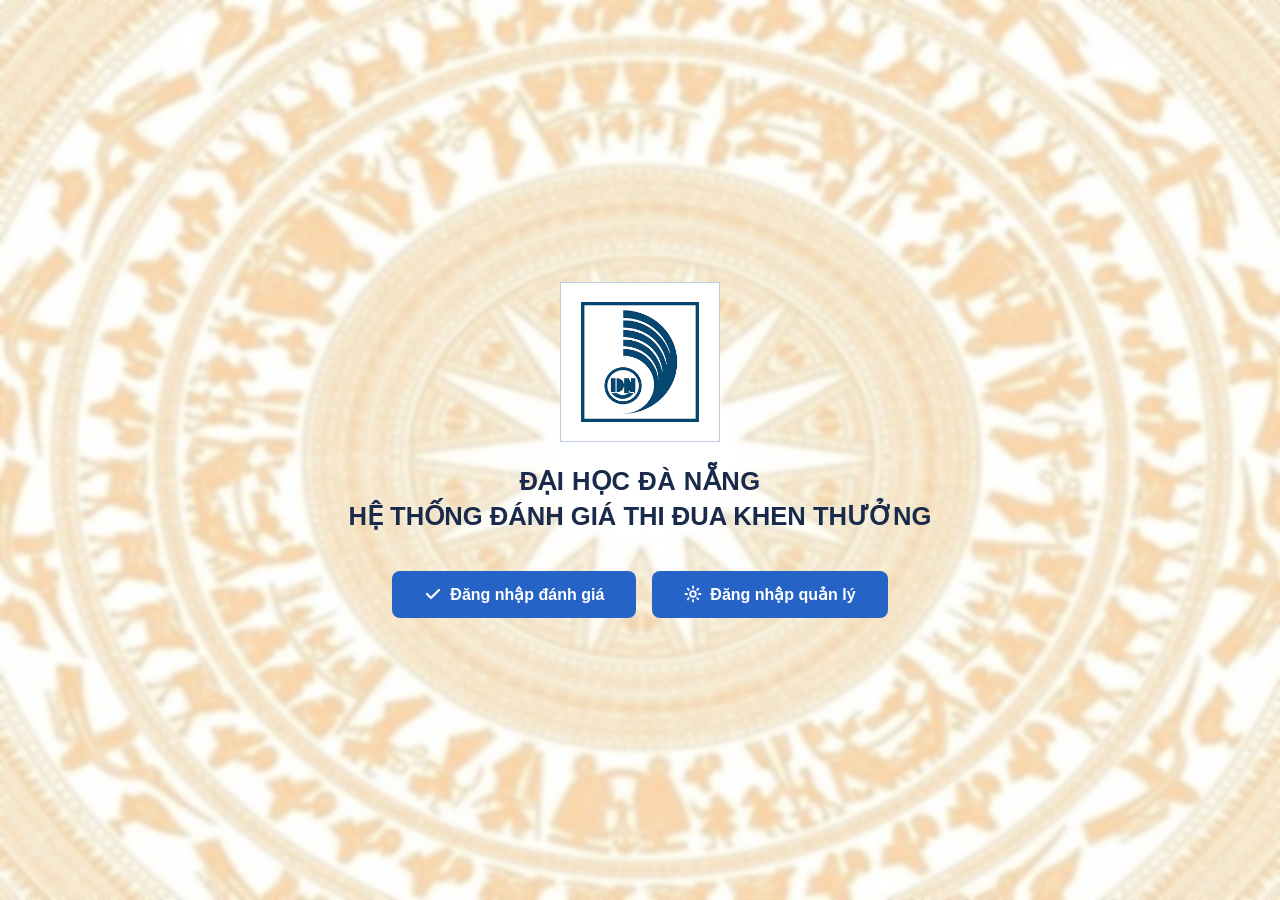
<file: index.html>
<!DOCTYPE html>
<html lang="vi">
<head>
<title>Hệ Thống Đánh Giá Thi Đua Khen Thưởng</title>
<meta charset="UTF-8"/>
<meta name="viewport" content="width=device-width, initial-scale=1.0"/>
<title>Đại Học Đà Nẵng – Hệ Thống Đánh Giá Thi Đua Khen Thưởng</title>
<style>
*{box-sizing:border-box;margin:0;padding:0}
html,body{height:100%;width:100%;font-family:'Segoe UI',Arial,sans-serif;overflow:hidden}

body{
  /* ===== ĐỔI ẢNH NỀN TẠI ĐÂY ===== */
  background-image: url('./Hinhanh/background.jpg');
  /* ================================= */
  background-color:#f5ede0;
  background-repeat:no-repeat;
  background-position:center center;
  background-size:100% 100%;
}

/* Lớp làm mờ nền - chỉnh opacity để tăng/giảm độ mờ (0.0=trong suốt, 1.0=trắng hoàn toàn) */
body::before{
  content:'';
  position:fixed;inset:0;
  background:rgba(255,255,255,0.5);
  backdrop-filter:blur(2px);
  -webkit-backdrop-filter:blur(2px);
  z-index:0;
}
.page{z-index:1;}

.page{
  position:fixed;inset:0;
  display:flex;flex-direction:column;
  align-items:center;justify-content:center;
  transition:opacity .35s, transform .35s;
}
.page.hidden{
  opacity:0;pointer-events:none;transform:scale(.97);
}

/* PAGE 1 */
#page1 .logo-box{
  width:160px;height:160px;
  background:#fff;
  border:1.5px solid #c0cde0;
  display:flex;align-items:center;justify-content:center;
  margin-bottom:24px;
}
#page1 .logo-box img{
  width:120px;height:120px;object-fit:contain;
}
#page1 .title{
  font-size:1.6rem;font-weight:700;color:#1a2a4a;
  letter-spacing:.5px;text-align:center;line-height:1.2;
}
#page1 .subtitle{
  font-size:1.6rem;font-weight:700;color:#1a2a4a;
  text-align:center;margin-top:4px;margin-bottom:40px;
}

.btn{
  display:inline-flex;align-items:center;gap:8px;
  padding:14px 32px;border-radius:8px;
  font-size:1rem;font-weight:600;cursor:pointer;
  border:none;transition:opacity .15s,transform .1s;
}
.btn:hover{opacity:.88;transform:translateY(-1px)}
.btn:active{transform:translateY(0)}
.btn-blue{background:#2563c7;color:#fff}
.btn-row{display:flex;gap:16px;align-items:center;justify-content:center}
.btn-icon{display:inline-flex;align-items:center;justify-content:center;width:18px;height:18px;flex-shrink:0}

/* PAGE 2 */
#page2{background:linear-gradient(135deg,#e8f0f5 0%,#7fa8ba 100%)}
.card{
  background:#fff;border-radius:20px;
  padding:44px 48px 40px;width:min(500px,88vw);
  text-align:center;box-shadow:0 8px 40px rgba(0,0,0,.12);
}
.card-title{
  font-size:1.25rem;font-weight:700;color:#111;
  letter-spacing:.5px;text-transform:uppercase;
  margin-bottom:40px;line-height:1.3;
}
.auth-btn{
  display:block;width:100%;padding:20px 24px;border-radius:14px;
  font-size:1.1rem;font-weight:600;letter-spacing:1.5px;
  text-transform:uppercase;cursor:pointer;border:none;
  transition:opacity .15s,transform .1s;margin-bottom:16px;color:#fff;
}
.auth-btn:hover{opacity:.9;transform:translateY(-1px)}
.auth-btn.ms{background:#5bc8e8}
.auth-btn.gg{background:#e85555}
.card-note{font-size:.85rem;color:#444;margin-top:16px;line-height:1.6}
.card-note b{font-weight:700}
.back-link{
  margin-top:22px;font-size:.82rem;color:rgba(255,255,255,.85);
  cursor:pointer;text-decoration:underline;background:none;border:none;
}
.back-link:hover{color:#fff}
</style>
</head>
<body>

<!-- PAGE 1 -->
<div class="page" id="page1">
  <div class="logo-box">
    <!-- ===== ẢNH LOGO ===== -->
    <img src="./Hinhanh/logo.png" alt="Logo ĐH Đà Nẵng"/>
    <!-- ================================= -->
  </div>
  <div class="title">ĐẠI HỌC ĐÀ NẴNG</div>
  <div class="subtitle">HỆ THỐNG ĐÁNH GIÁ THI ĐUA KHEN THƯỞNG</div>
  <div class="btn-row">
    <button class="btn btn-blue" onclick="goPage2()">
      <span class="btn-icon">
        <svg width="18" height="18" viewBox="0 0 18 18" fill="none">
          <polyline points="3,9 7,13 15,5" stroke="white" stroke-width="2.2" stroke-linecap="round" stroke-linejoin="round"/>
        </svg>
      </span>
      Đăng nhập đánh giá
    </button>
    <button class="btn btn-blue" onclick="goPage2()">
      <span class="btn-icon">
        <svg width="18" height="18" viewBox="0 0 18 18" fill="none">
          <circle cx="9" cy="9" r="2.8" stroke="white" stroke-width="1.8"/>
          <path d="M9 1.5L9 3M9 15L9 16.5M1.5 9L3 9M15 9L16.5 9M3.7 3.7L4.8 4.8M13.2 13.2L14.3 14.3M14.3 3.7L13.2 4.8M4.8 13.2L3.7 14.3" stroke="white" stroke-width="1.8" stroke-linecap="round"/>
        </svg>
      </span>
      Đăng nhập quản lý
    </button>
  </div>
</div>

<!-- PAGE 2 -->
<div class="page hidden" id="page2">
  <div class="card">
    <div class="card-title">Chứng thực tập trung UDN</div>
    <button class="auth-btn ms" onclick="window.location.href='Dashboard.html'">Microsoft</button>
<button class="auth-btn gg" onclick="window.location.href='Dashboard.html'">Google</button>
    <div class="card-note">
      Chọn đăng nhập bằng tài khoản mail <b>Office 365</b> (màu xanh)<br>
      hoặc tài khoản <b>Gmail</b> (màu đỏ).
    </div>
  </div>
  <button class="back-link" onclick="goBack()">← Quay lại</button>
</div>

<script>
function goPage2() {
  document.getElementById('page1').classList.add('hidden');
  document.getElementById('page2').classList.remove('hidden');
}
function goBack() {
  document.getElementById('page2').classList.add('hidden');
  document.getElementById('page1').classList.remove('hidden');
}
</script>
</body>
</html>
</file>
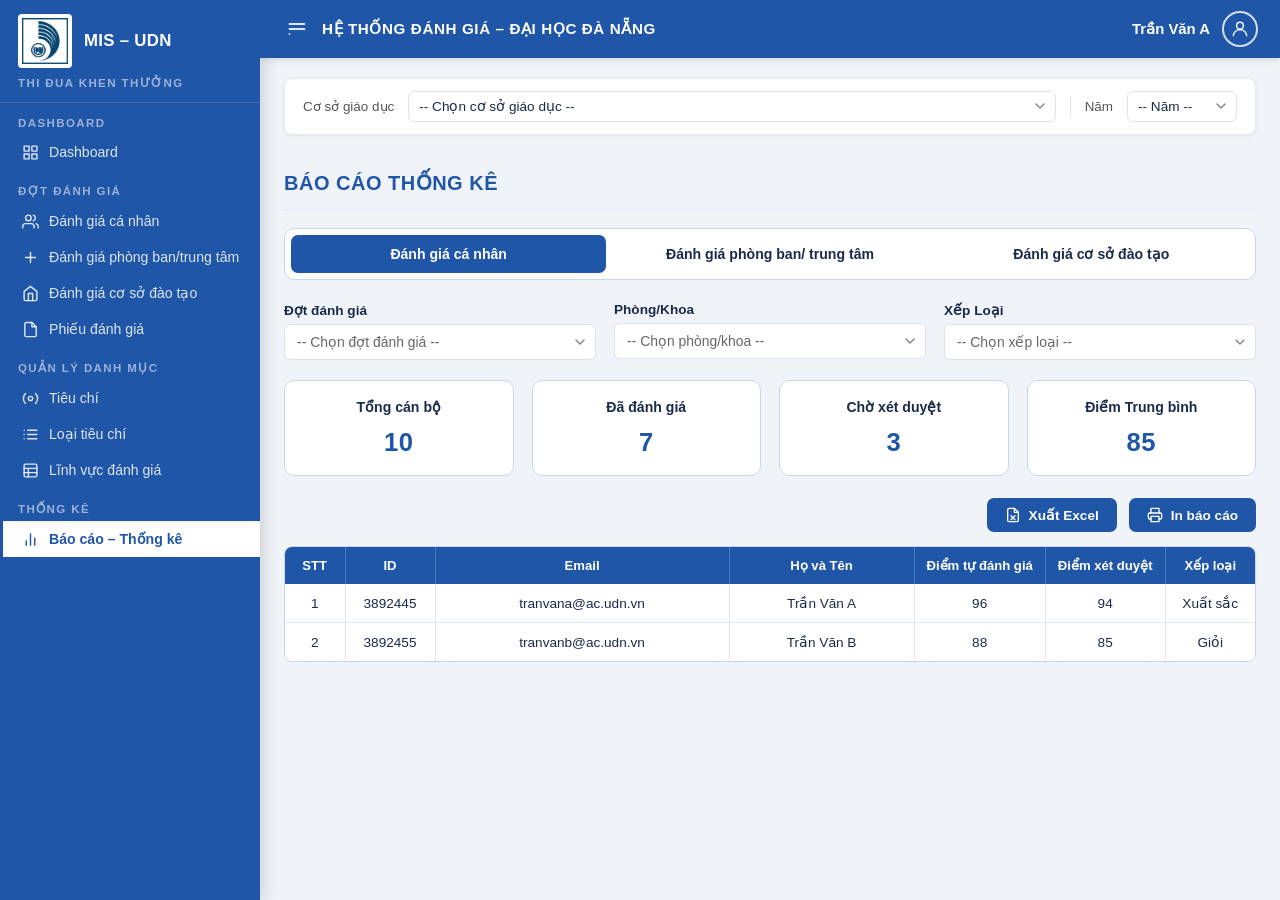
<file: Baocao.html>
<!doctype html>
<html lang="vi">
  <head>
    <meta charset="UTF-8" />
    <meta name="viewport" content="width=device-width, initial-scale=1.0" />
    <title>Báo cáo – Thống kê – MIS UDN</title>

    <link rel="stylesheet" href="style.css" />
    <style>
      /* ── PAGE TITLE ── */
      .page-title {
        font-size: 1.25rem;
        font-weight: 700;
        color: #2056a8;
        letter-spacing: 0.5px;
        text-transform: uppercase;
        padding: 18px 0 14px;
        border-bottom: 1.5px solid #e0e8f5;
        margin-bottom: 18px;
      }

      /* ── TABS ── */
      .tab-bar {
        display: flex;
        align-items: stretch;
        gap: 6px;
        background: #fff;
        border: 1.5px solid #c8d6ea;
        border-radius: 10px;
        padding: 6px;
        margin-bottom: 22px;
      }
      .tab-item {
        flex: 1;
        text-align: center;
        padding: 11px 14px;
        font-size: 0.88rem;
        font-weight: 600;
        color: #1a2a4a;
        border-radius: 7px;
        cursor: pointer;
        transition:
          background 0.15s,
          color 0.15s;
        font-family: "Segoe UI", "Arial", sans-serif;
      }
      .tab-item:hover {
        background: #f0f4fa;
      }
      .tab-item.active {
        background: #2056a8;
        color: #fff;
      }

      /* ── SUB-FILTER ROW ── */
      .sub-filter-row {
        display: grid;
        grid-template-columns: repeat(3, 1fr);
        gap: 18px;
        margin-bottom: 20px;
      }
      .sub-filter-item {
        display: flex;
        flex-direction: column;
        gap: 6px;
      }
      .sub-filter-label {
        font-size: 0.85rem;
        font-weight: 600;
        color: #1a2a4a;
      }
      .sub-filter-select {
        width: 100%;
        border: 1px solid #dde3ee;
        border-radius: 6px;
        padding: 9px 32px 9px 12px;
        font-size: 0.87rem;
        font-family: "Segoe UI", "Arial", sans-serif;
        color: #666;
        background: #fff
          url("data:image/svg+xml,%3Csvg xmlns='http://www.w3.org/2000/svg' width='10' height='7' viewBox='0 0 10 7'%3E%3Cpath d='M1 1l4 4 4-4' stroke='%23888' stroke-width='1.5' fill='none' stroke-linecap='round'/%3E%3C/svg%3E")
          no-repeat right 10px center;
        appearance: none;
        cursor: pointer;
      }
      .sub-filter-select:focus {
        outline: none;
        border-color: #2056a8;
      }

      /* ── STAT CARDS ── */
      .stat-row {
        display: grid;
        grid-template-columns: repeat(4, 1fr);
        gap: 18px;
        margin-bottom: 22px;
      }
      .stat-card {
        border: 1.5px solid #c8d6ea;
        border-radius: 10px;
        background: #fff;
        padding: 18px 20px;
        min-height: 96px;
        display: flex;
        flex-direction: column;
        justify-content: space-between;
        align-items: center;
        text-align: center;
      }
      .stat-label {
        font-size: 0.88rem;
        font-weight: 600;
        color: #1a2a4a;
        text-align: center;
        width: 100%;
      }
      .stat-value {
        font-size: 1.6rem;
        font-weight: 700;
        color: #2056a8;
        letter-spacing: 0.5px;
        text-align: center;
        width: 100%;
      }

      /* ── ACTION BUTTONS ── */
      .report-actions {
        display: flex;
        align-items: center;
        justify-content: flex-end;
        gap: 12px;
        margin-bottom: 14px;
      }
      .btn-action {
        display: inline-flex;
        align-items: center;
        gap: 8px;
        padding: 9px 18px;
        border-radius: 7px;
        background: #2056a8;
        color: #fff;
        font-size: 0.85rem;
        font-weight: 600;
        font-family: "Segoe UI", "Arial", sans-serif;
        border: none;
        cursor: pointer;
        transition: opacity 0.15s;
      }
      .btn-action:hover {
        opacity: 0.88;
      }
      .btn-action svg {
        flex-shrink: 0;
      }

      /* ── REPORT TABLE ── */
      .report-table-wrap {
        border-radius: 8px;
        border: 1.5px solid #c8d6ea;
        overflow: hidden;
      }
      .report-table-wrap table {
        width: 100%;
        border-collapse: collapse;
        font-size: 0.85rem;
      }
      .report-table-wrap thead tr {
        background: #2056a8;
      }
      .report-table-wrap thead th {
        padding: 11px 12px;
        color: #fff;
        font-weight: 600;
        font-size: 0.82rem;
        text-align: center;
        white-space: nowrap;
        border-right: 1px solid rgba(255, 255, 255, 0.2);
      }
      .report-table-wrap thead th:last-child {
        border-right: none;
      }
      .report-table-wrap tbody tr {
        border-bottom: 1.5px solid #dde6f0;
        background: #fff;
        transition: background 0.15s;
      }
      .report-table-wrap tbody tr:last-child {
        border-bottom: none;
      }
      .report-table-wrap tbody tr:hover {
        background: #f5f8ff;
      }
      .report-table-wrap tbody td {
        padding: 11px 12px;
        color: #1a2a4a;
        vertical-align: middle;
        text-align: center;
        border-right: 1px solid #dde6f0;
      }
      .report-table-wrap tbody td:last-child {
        border-right: none;
      }
      .report-table-wrap tbody td.left {
        text-align: left;
      }

      /* ── TAB PANEL ── */
      .tab-panel {
        display: none;
      }
      .tab-panel.active {
        display: block;
      }
    </style>
  </head>
  <body>
    <div class="app">
      <!-- ══ SIDEBAR ══ -->
      <aside class="sidebar" id="sidebar">
        <div class="sidebar-top">
          <div class="sidebar-brand">
            <div
              class="brand-logo"
              onclick="window.location.href='Dashboard.html'"
              title="Về trang chủ"
            >
              <!-- ===== ĐỔI LOGO TẠI ĐÂY ===== -->
              <img src="./Hinhanh/logo.png" alt="Logo" />
              <!-- ============================= -->
            </div>
            <div class="brand-name">MIS – UDN</div>
          </div>
          <div class="thi-dua-label">THI ĐUA KHEN THƯỞNG</div>
        </div>

        <div class="sidebar-section-label">Dashboard</div>
        <div class="nav-item" onclick="window.location.href='Dashboard.html'">
          <span class="icon"
            ><svg
              width="17"
              height="17"
              viewBox="0 0 24 24"
              fill="none"
              stroke="currentColor"
              stroke-width="2"
              stroke-linecap="round"
              stroke-linejoin="round"
            >
              <rect x="3" y="3" width="7" height="7" />
              <rect x="14" y="3" width="7" height="7" />
              <rect x="14" y="14" width="7" height="7" />
              <rect x="3" y="14" width="7" height="7" /></svg
          ></span>
          Dashboard
        </div>

        <div class="sidebar-section-label">Đợt đánh giá</div>
        <div
          class="nav-item"
          onclick="window.location.href='Danhgiacanhan.html'"
        >
          <span class="icon"
            ><svg
              width="17"
              height="17"
              viewBox="0 0 24 24"
              fill="none"
              stroke="currentColor"
              stroke-width="2"
              stroke-linecap="round"
              stroke-linejoin="round"
            >
              <path d="M17 21v-2a4 4 0 0 0-4-4H5a4 4 0 0 0-4 4v2" />
              <circle cx="9" cy="7" r="4" />
              <path d="M23 21v-2a4 4 0 0 0-3-3.87" />
              <path d="M16 3.13a4 4 0 0 1 0 7.75" /></svg
          ></span>
          Đánh giá cá nhân
        </div>
        <div
          class="nav-item"
          onclick="window.location.href='Danhgiaphongban.html'"
        >
          <span class="icon"
            ><svg
              width="17"
              height="17"
              viewBox="0 0 24 24"
              fill="none"
              stroke="currentColor"
              stroke-width="2"
              stroke-linecap="round"
              stroke-linejoin="round"
            >
              <line x1="12" y1="5" x2="12" y2="19" />
              <line x1="5" y1="12" x2="19" y2="12" /></svg
          ></span>
          Đánh giá phòng ban/trung tâm
        </div>
        <div
          class="nav-item"
          onclick="window.location.href='Danhgiacosodaotao.html'"
        >
          <span class="icon"
            ><svg
              width="17"
              height="17"
              viewBox="0 0 24 24"
              fill="none"
              stroke="currentColor"
              stroke-width="2"
              stroke-linecap="round"
              stroke-linejoin="round"
            >
              <path d="M3 9l9-7 9 7v11a2 2 0 0 1-2 2H5a2 2 0 0 1-2-2z" />
              <polyline points="9 22 9 12 15 12 15 22" /></svg
          ></span>
          Đánh giá cơ sở đào tạo
        </div>
        <div
          class="nav-item"
          onclick="window.location.href='Phieudanhgia.html'"
        >
          <span class="icon"
            ><svg
              width="17"
              height="17"
              viewBox="0 0 24 24"
              fill="none"
              stroke="currentColor"
              stroke-width="2"
              stroke-linecap="round"
              stroke-linejoin="round"
            >
              <path
                d="M14 2H6a2 2 0 0 0-2 2v16a2 2 0 0 0 2 2h12a2 2 0 0 0 2-2V8z"
              />
              <polyline points="14 2 14 8 20 8" /></svg
          ></span>
          Phiếu đánh giá
        </div>

        <div class="sidebar-section-label">Quản lý danh mục</div>
        <div class="nav-item" onclick="window.location.href='Tieuchi.html'">
          <span class="icon"
            ><svg
              width="17"
              height="17"
              viewBox="0 0 24 24"
              fill="none"
              stroke="currentColor"
              stroke-width="2"
              stroke-linecap="round"
              stroke-linejoin="round"
            >
              <circle cx="12" cy="12" r="3" />
              <path
                d="M19.07 4.93a10 10 0 0 1 0 14.14M4.93 4.93a10 10 0 0 0 0 14.14"
              /></svg
          ></span>
          Tiêu chí
        </div>
        <div class="nav-item" onclick="window.location.href='Loaitieuchi.html'">
          <span class="icon"
            ><svg
              width="17"
              height="17"
              viewBox="0 0 24 24"
              fill="none"
              stroke="currentColor"
              stroke-width="2"
              stroke-linecap="round"
              stroke-linejoin="round"
            >
              <line x1="8" y1="6" x2="21" y2="6" />
              <line x1="8" y1="12" x2="21" y2="12" />
              <line x1="8" y1="18" x2="21" y2="18" />
              <line x1="3" y1="6" x2="3.01" y2="6" />
              <line x1="3" y1="12" x2="3.01" y2="12" />
              <line x1="3" y1="18" x2="3.01" y2="18" /></svg
          ></span>
          Loại tiêu chí
        </div>
        <div
          class="nav-item"
          onclick="window.location.href='Linhvucdanhgia.html'"
        >
          <span class="icon"
            ><svg
              width="17"
              height="17"
              viewBox="0 0 24 24"
              fill="none"
              stroke="currentColor"
              stroke-width="2"
              stroke-linecap="round"
              stroke-linejoin="round"
            >
              <rect x="3" y="3" width="18" height="18" rx="2" />
              <line x1="3" y1="9" x2="21" y2="9" />
              <line x1="3" y1="15" x2="21" y2="15" />
              <line x1="9" y1="9" x2="9" y2="21" /></svg
          ></span>
          Lĩnh vực đánh giá
        </div>

        <div class="sidebar-section-label">Thống kê</div>
        <div class="nav-item active">
          <span class="icon"
            ><svg
              width="17"
              height="17"
              viewBox="0 0 24 24"
              fill="none"
              stroke="currentColor"
              stroke-width="2"
              stroke-linecap="round"
              stroke-linejoin="round"
            >
              <line x1="18" y1="20" x2="18" y2="10" />
              <line x1="12" y1="20" x2="12" y2="4" />
              <line x1="6" y1="20" x2="6" y2="14" /></svg
          ></span>
          Báo cáo – Thống kê
        </div>
      </aside>

      <!-- ══ MAIN ══ -->
      <div class="main">
        <header class="topbar">
          <button
            class="topbar-menu"
            onclick="document.getElementById('sidebar').classList.toggle('collapsed')"
          >
            <svg
              width="20"
              height="20"
              viewBox="0 0 24 24"
              fill="none"
              stroke="currentColor"
              stroke-width="2.2"
              stroke-linecap="round"
            >
              <line x1="3" y1="6" x2="21" y2="6" />
              <line x1="3" y1="12" x2="21" y2="12" />
              <line x1="3" y1="18" x2="3.01" y2="18" />
            </svg>
          </button>
          <div class="topbar-title">Hệ thống đánh giá – Đại học Đà Nẵng</div>
          <!-- ===== ĐỔI TÊN NGƯỜI DÙNG TẠI ĐÂY ===== -->
          <div
            class="user-profile"
            onclick="document.getElementById('logoutModal').classList.add('open')"
            title="Đăng xuất"
          >
            <span class="user-name">Trần Văn A</span>
            <div class="user-avatar">
              <svg
                width="20"
                height="20"
                viewBox="0 0 24 24"
                fill="none"
                stroke="currentColor"
                stroke-width="1.8"
                stroke-linecap="round"
                stroke-linejoin="round"
              >
                <circle cx="12" cy="8" r="4" />
                <path d="M4 20c0-4 3.6-7 8-7s8 3 8 7" />
              </svg>
            </div>
          </div>
          <!-- ========================================= -->
        </header>

        <div class="content">
          <!-- Filter bar (Cơ sở + Năm) -->
          <div class="filter-bar">
            <span class="filter-label">Cơ sở giáo dục</span>
            <select class="filter-select">
              <option value="">-- Chọn cơ sở giáo dục --</option>
              <!-- ===== NHẬP TÊN CƠ SỞ GIÁO DỤC TẠI ĐÂY =====
          <option>Tên cơ sở giáo dục</option>
          ================================================= -->
              <option>ĐẠI HỌC ĐÀ NẴNG</option>
              <option>TRƯỜNG ĐẠI HỌC KINH TẾ - ĐẠI HỌC ĐÀ NẴNG</option>
              <option>TRƯỜNG ĐẠI HỌC BÁCH KHOA - ĐẠI HỌC ĐÀ NẴNG</option>
              <option>TRƯỜNG ĐẠI HỌC SƯ PHẠM - ĐẠI HỌC ĐÀ NẴNG</option>
              <option>TRƯỜNG ĐẠI HỌC NGOẠI NGỮ - ĐẠI HỌC ĐÀ NẴNG</option>
            </select>
            <div class="filter-divider"></div>
            <span class="filter-label">Năm</span>
            <select class="filter-select filter-year">
              <option value="">-- Năm --</option>
              <!-- ===== NHẬP NĂM TẠI ĐÂY =====
          <option>2026</option>
          ================================= -->
              <option>2025</option>
              <option>2024</option>
              <option>2023</option>
              <option>2022</option>
            </select>
          </div>

          <!-- Page title -->
          <div class="page-title">Báo cáo thống kê</div>

          <!-- Tabs -->
          <div class="tab-bar">
            <div class="tab-item active" onclick="switchTab(this,'tab-cn')">
              Đánh giá cá nhân
            </div>
            <div class="tab-item" onclick="switchTab(this,'tab-pb')">
              Đánh giá phòng ban/ trung tâm
            </div>
            <div class="tab-item" onclick="switchTab(this,'tab-cs')">
              Đánh giá cơ sở đào tạo
            </div>
          </div>

          <!-- ══════════ TAB: ĐÁNH GIÁ CÁ NHÂN ══════════ -->
          <div class="tab-panel active" id="tab-cn">
            <!-- Sub-filters -->
            <div class="sub-filter-row">
              <div class="sub-filter-item">
                <label class="sub-filter-label">Đợt đánh giá</label>
                <select class="sub-filter-select">
                  <option value="">-- Chọn đợt đánh giá --</option>
                  <!-- ===== NHẬP ĐỢT ĐÁNH GIÁ TẠI ĐÂY ===== -->
                  <option>Đợt 1 - 2025</option>
                  <option>Đợt 2 - 2025</option>
                </select>
              </div>
              <div class="sub-filter-item">
                <label class="sub-filter-label">Phòng/Khoa</label>
                <select class="sub-filter-select">
                  <option value="">-- Chọn phòng/khoa --</option>
                  <!-- ===== NHẬP PHÒNG/KHOA TẠI ĐÂY ===== -->
                  <option>Phòng Tổ chức – Hành chính</option>
                  <option>Phòng Đào tạo</option>
                  <option>Phòng Kế hoạch – Tài chính</option>
                  <option>Phòng Công tác sinh viên</option>
                </select>
              </div>
              <div class="sub-filter-item">
                <label class="sub-filter-label">Xếp Loại</label>
                <select class="sub-filter-select">
                  <option value="">-- Chọn xếp loại --</option>
                  <!-- ===== NHẬP XẾP LOẠI TẠI ĐÂY ===== -->
                  <option>Xuất sắc</option>
                  <option>Tốt</option>
                  <option>Khá</option>
                  <option>Trung bình</option>
                </select>
              </div>
            </div>

            <!-- Stat cards -->
            <div class="stat-row">
              <div class="stat-card">
                <div class="stat-label">Tổng cán bộ</div>
                <div class="stat-value" id="cn-tongCanBo">10</div>
              </div>
              <div class="stat-card">
                <div class="stat-label">Đã đánh giá</div>
                <div class="stat-value" id="cn-daDanhGia">7</div>
              </div>
              <div class="stat-card">
                <div class="stat-label">Chờ xét duyệt</div>
                <div class="stat-value" id="cn-choXetDuyet">3</div>
              </div>
              <div class="stat-card">
                <div class="stat-label">Điểm Trung bình</div>
                <div class="stat-value" id="cn-diemTB">85</div>
              </div>
            </div>

            <!-- Action buttons -->
            <div class="report-actions">
              <button class="btn-action" onclick="exportExcel('cn')">
                <svg
                  width="16"
                  height="16"
                  viewBox="0 0 24 24"
                  fill="none"
                  stroke="currentColor"
                  stroke-width="2"
                  stroke-linecap="round"
                  stroke-linejoin="round"
                >
                  <path
                    d="M14 2H6a2 2 0 0 0-2 2v16a2 2 0 0 0 2 2h12a2 2 0 0 0 2-2V8z"
                  />
                  <polyline points="14 2 14 8 20 8" />
                  <line x1="9" y1="13" x2="15" y2="19" />
                  <line x1="15" y1="13" x2="9" y2="19" />
                </svg>
                Xuất Excel
              </button>
              <button class="btn-action" onclick="printReport('cn')">
                <svg
                  width="16"
                  height="16"
                  viewBox="0 0 24 24"
                  fill="none"
                  stroke="currentColor"
                  stroke-width="2"
                  stroke-linecap="round"
                  stroke-linejoin="round"
                >
                  <polyline points="6 9 6 2 18 2 18 9" />
                  <path
                    d="M6 18H4a2 2 0 0 1-2-2v-5a2 2 0 0 1 2-2h16a2 2 0 0 1 2 2v5a2 2 0 0 1-2 2h-2"
                  />
                  <rect x="6" y="14" width="12" height="8" />
                </svg>
                In báo cáo
              </button>
            </div>

            <!-- Table -->
            <div class="report-table-wrap">
              <table>
                <thead>
                  <tr>
                    <th style="width: 60px">STT</th>
                    <th style="width: 90px">ID</th>
                    <th>Email</th>
                    <th>Họ và Tên</th>
                    <th style="width: 110px">Điểm tự đánh giá</th>
                    <th style="width: 110px">Điểm xét duyệt</th>
                    <th style="width: 90px">Xếp loại</th>
                  </tr>
                </thead>
                <tbody id="cn-tbody">
                  <!-- ===== NHẬP DỮ LIỆU CÁ NHÂN TẠI ĐÂY =====
              Sao chép và thay nội dung:
              <tr>
                <td>1</td>
                <td>3892445</td>
                <td>tranvana@ac.udn.vn</td>
                <td>Trần Văn A</td>
                <td>96</td>
                <td>94</td>
                <td>Xuất sắc</td>
              </tr>
              ================================================= -->
                  <tr>
                    <td>1</td>
                    <td>3892445</td>
                    <td>tranvana@ac.udn.vn</td>
                    <td>Trần Văn A</td>
                    <td>96</td>
                    <td>94</td>
                    <td>Xuất sắc</td>
                  </tr>
                  <tr>
                    <td>2</td>
                    <td>3892455</td>
                    <td>tranvanb@ac.udn.vn</td>
                    <td>Trần Văn B</td>
                    <td>88</td>
                    <td>85</td>
                    <td>Giỏi</td>
                  </tr>
                </tbody>
              </table>
            </div>
          </div>

          <!-- ══════════ TAB: ĐÁNH GIÁ PHÒNG BAN ══════════ -->
          <div class="tab-panel" id="tab-pb">
            <div class="sub-filter-row">
              <div class="sub-filter-item">
                <label class="sub-filter-label">Đợt đánh giá</label>
                <select class="sub-filter-select">
                  <option value="">-- Chọn đợt đánh giá --</option>
                  <option>Đợt 1 - 2025</option>
                  <option>Đợt 2 - 2025</option>
                </select>
              </div>
             <div class="sub-filter-item">
  <label class="sub-filter-label">Phòng ban/Trung tâm</label>
  <select class="sub-filter-select">
    <option value="">-- Chọn phòng ban/trung tâm --</option>
    <!-- ===== NHẬP PHÒNG BAN/TRUNG TÂM TẠI ĐÂY ===== -->
    <option>Phòng Tổ chức – Hành chính</option>
    <option>Phòng Đào tạo</option>
    <option>Phòng Kế hoạch – Tài chính</option>
    <option>Phòng Công tác sinh viên</option>
  </select>
</div>
              <div class="sub-filter-item">
                <label class="sub-filter-label">Xếp Loại</label>
                <select class="sub-filter-select">
                  <option value="">-- Chọn xếp loại --</option>
                  <option>Xuất sắc</option>
                  <option>Tốt</option>
                  <option>Khá</option>
                </select>
              </div>
            </div>

            <div class="stat-row">
              <div class="stat-card">
                <div class="stat-label">Tổng phòng ban</div>
                <div class="stat-value" id="pb-tong">10</div>
              </div>
              <div class="stat-card">
                <div class="stat-label">Đã đánh giá</div>
                <div class="stat-value" id="pb-daDanhGia">6</div>
              </div>
              <div class="stat-card">
                <div class="stat-label">Chờ xét duyệt</div>
                <div class="stat-value" id="pb-choXetDuyet">4</div>
              </div>
              <div class="stat-card">
                <div class="stat-label">Điểm Trung bình</div>
                <div class="stat-value" id="pb-diemTB">87</div>
              </div>
            </div>

            <div class="report-actions">
              <button class="btn-action" onclick="exportExcel('pb')">
                <svg
                  width="16"
                  height="16"
                  viewBox="0 0 24 24"
                  fill="none"
                  stroke="currentColor"
                  stroke-width="2"
                  stroke-linecap="round"
                  stroke-linejoin="round"
                >
                  <path
                    d="M14 2H6a2 2 0 0 0-2 2v16a2 2 0 0 0 2 2h12a2 2 0 0 0 2-2V8z"
                  />
                  <polyline points="14 2 14 8 20 8" />
                  <line x1="9" y1="13" x2="15" y2="19" />
                  <line x1="15" y1="13" x2="9" y2="19" />
                </svg>
                Xuất Excel
              </button>
              <button class="btn-action" onclick="printReport('pb')">
                <svg
                  width="16"
                  height="16"
                  viewBox="0 0 24 24"
                  fill="none"
                  stroke="currentColor"
                  stroke-width="2"
                  stroke-linecap="round"
                  stroke-linejoin="round"
                >
                  <polyline points="6 9 6 2 18 2 18 9" />
                  <path
                    d="M6 18H4a2 2 0 0 1-2-2v-5a2 2 0 0 1 2-2h16a2 2 0 0 1 2 2v5a2 2 0 0 1-2 2h-2"
                  />
                  <rect x="6" y="14" width="12" height="8" />
                </svg>
                In báo cáo
              </button>
            </div>

            <div class="report-table-wrap">
              <table>
                <thead>
                  <tr>
                    <th style="width: 60px">STT</th>
                    <th style="width: 120px">Mã phòng ban</th>
                    <th>Tên phòng ban</th>
                    <th style="width: 110px">Điểm tự đánh giá</th>
                    <th style="width: 110px">Điểm xét duyệt</th>
                    <th style="width: 90px">Xếp loại</th>
                  </tr>
                </thead>
                <tbody id="pb-tbody">
                  <!-- ===== NHẬP DỮ LIỆU PHÒNG BAN TẠI ĐÂY ===== -->
                  <tr>
                    <td>1</td>
                    <td>PB001</td>
                    <td>Phòng Tổ chức – Hành chính</td>
                    <td>92</td>
                    <td>90</td>
                    <td>Xuất sắc</td>
                  </tr>
                  <tr>
                    <td>2</td>
                    <td>PB002</td>
                    <td>Phòng Đào tạo</td>
                    <td>87</td>
                    <td>84</td>
                    <td>Giỏi</td>
                  </tr>
                </tbody>
              </table>
            </div>
          </div>

          <!-- ══════════ TAB: ĐÁNH GIÁ CƠ SỞ ĐÀO TẠO ══════════ -->
          <div class="tab-panel" id="tab-cs">
            <div class="sub-filter-row">
              <div class="sub-filter-item">
                <label class="sub-filter-label">Đợt đánh giá</label>
                <select class="sub-filter-select">
                  <option value="">-- Chọn đợt đánh giá --</option>
                  <option>Đợt 1 - 2025</option>
                  <option>Đợt 2 - 2025</option>
                </select>
              </div>
          
              <div class="sub-filter-item">
                <label class="sub-filter-label">Xếp Loại</label>
                <select class="sub-filter-select">
                  <option value="">-- Chọn xếp loại --</option>
                  <option>Xuất sắc</option>
                  <option>Giỏi</option>
                  <option>Khá</option>

                </select>
              </div>
            </div>

            <div class="stat-row">
              <div class="stat-card">
                <div class="stat-label">Tổng cơ sở</div>
                <div class="stat-value" id="cs-tong">9</div>
              </div>
              <div class="stat-card">
                <div class="stat-label">Đã đánh giá</div>
                <div class="stat-value" id="cs-daDanhGia">5</div>
              </div>
              <div class="stat-card">
                <div class="stat-label">Chờ xét duyệt</div>
                <div class="stat-value" id="cs-choXetDuyet">4</div>
              </div>
              <div class="stat-card">
                <div class="stat-label">Điểm Trung bình</div>
                <div class="stat-value" id="cs-diemTB">85</div>
              </div>
            </div>

            <div class="report-actions">
              <button class="btn-action" onclick="exportExcel('cs')">
                <svg
                  width="16"
                  height="16"
                  viewBox="0 0 24 24"
                  fill="none"
                  stroke="currentColor"
                  stroke-width="2"
                  stroke-linecap="round"
                  stroke-linejoin="round"
                >
                  <path
                    d="M14 2H6a2 2 0 0 0-2 2v16a2 2 0 0 0 2 2h12a2 2 0 0 0 2-2V8z"
                  />
                  <polyline points="14 2 14 8 20 8" />
                  <line x1="9" y1="13" x2="15" y2="19" />
                  <line x1="15" y1="13" x2="9" y2="19" />
                </svg>
                Xuất Excel
              </button>
              <button class="btn-action" onclick="printReport('cs')">
                <svg
                  width="16"
                  height="16"
                  viewBox="0 0 24 24"
                  fill="none"
                  stroke="currentColor"
                  stroke-width="2"
                  stroke-linecap="round"
                  stroke-linejoin="round"
                >
                  <polyline points="6 9 6 2 18 2 18 9" />
                  <path
                    d="M6 18H4a2 2 0 0 1-2-2v-5a2 2 0 0 1 2-2h16a2 2 0 0 1 2 2v5a2 2 0 0 1-2 2h-2"
                  />
                  <rect x="6" y="14" width="12" height="8" />
                </svg>
                In báo cáo
              </button>
            </div>

            <div class="report-table-wrap">
              <table>
                <thead>
                  <tr>
                    <th style="width: 60px">STT</th>
                    <th style="width: 120px">Mã cơ sở</th>
                    <th>Tên cơ sở</th>
                    <th style="width: 110px">Điểm tự đánh giá</th>
                    <th style="width: 110px">Điểm xét duyệt</th>
                    <th style="width: 90px">Xếp loại</th>
                  </tr>
                </thead>
                <tbody id="cs-tbody">
                  <!-- ===== NHẬP DỮ LIỆU CƠ SỞ TẠI ĐÂY ===== -->
                  <tr>
                    <td>1</td>
                    <td>DDK</td>
                    <td>Trường ĐH Bách Khoa - Đại học Đà Nẵng</td>
                    <td>94</td>
                    <td>92</td>
                    <td>Xuất sắc</td>
                  </tr>
                  <tr>
                    <td>2</td>
                    <td>DDQ</td>
                    <td>Trường ĐH Kinh Tế - Đại học Đà Nẵng</td>
                    <td>89</td>
                    <td>86</td>
                    <td>Giỏi</td>
                  </tr>
                </tbody>
              </table>
            </div>
          </div>
        </div>
        <!-- end content -->
      </div>
      <!-- end main -->
    </div>
    <!-- end app -->

    <!-- Logout Modal -->
    <div class="modal-overlay" id="logoutModal">
      <div class="modal-box">
        <div class="modal-header">
          <span class="modal-header-title">Đăng xuất</span>
          <button
            class="modal-close"
            onclick="document.getElementById('logoutModal').classList.remove('open')"
          >
            &#x2715;
          </button>
        </div>
        <div class="modal-body">
          <div class="modal-icon">?</div>
          <div class="modal-msg">Bạn chắc chắn muốn đăng xuất?</div>
        </div>
        <div class="modal-footer">
          <button
            class="modal-btn cancel"
            onclick="document.getElementById('logoutModal').classList.remove('open')"
          >
            &#x2715; Huỷ
          </button>
          <button
            class="modal-btn confirm"
            onclick="window.location.href='index.html'"
          >
            <svg
              width="15"
              height="15"
              viewBox="0 0 24 24"
              fill="none"
              stroke="currentColor"
              stroke-width="2.2"
              stroke-linecap="round"
              stroke-linejoin="round"
            >
              <polyline points="3 6 5 6 21 6" />
              <path d="M19 6l-1 14H6L5 6" />
              <path d="M10 11v6M14 11v6" />
              <path d="M9 6V4h6v2" />
            </svg>
            Đăng xuất
          </button>
        </div>
      </div>
    </div>

    <script>
      function switchTab(el, panelId) {
        document
          .querySelectorAll(".tab-item")
          .forEach((t) => t.classList.remove("active"));
        el.classList.add("active");
        document
          .querySelectorAll(".tab-panel")
          .forEach((p) => p.classList.remove("active"));
        document.getElementById(panelId).classList.add("active");
      }

      function exportExcel(pfx) {
        alert("Xuất Excel báo cáo: " + pfx);
      }
      function printReport(pfx) {
        window.print();
      }

      document
        .getElementById("logoutModal")
        .addEventListener("click", function (e) {
          if (e.target === this) this.classList.remove("open");
        });
    </script>
  </body>
</html>
</file>
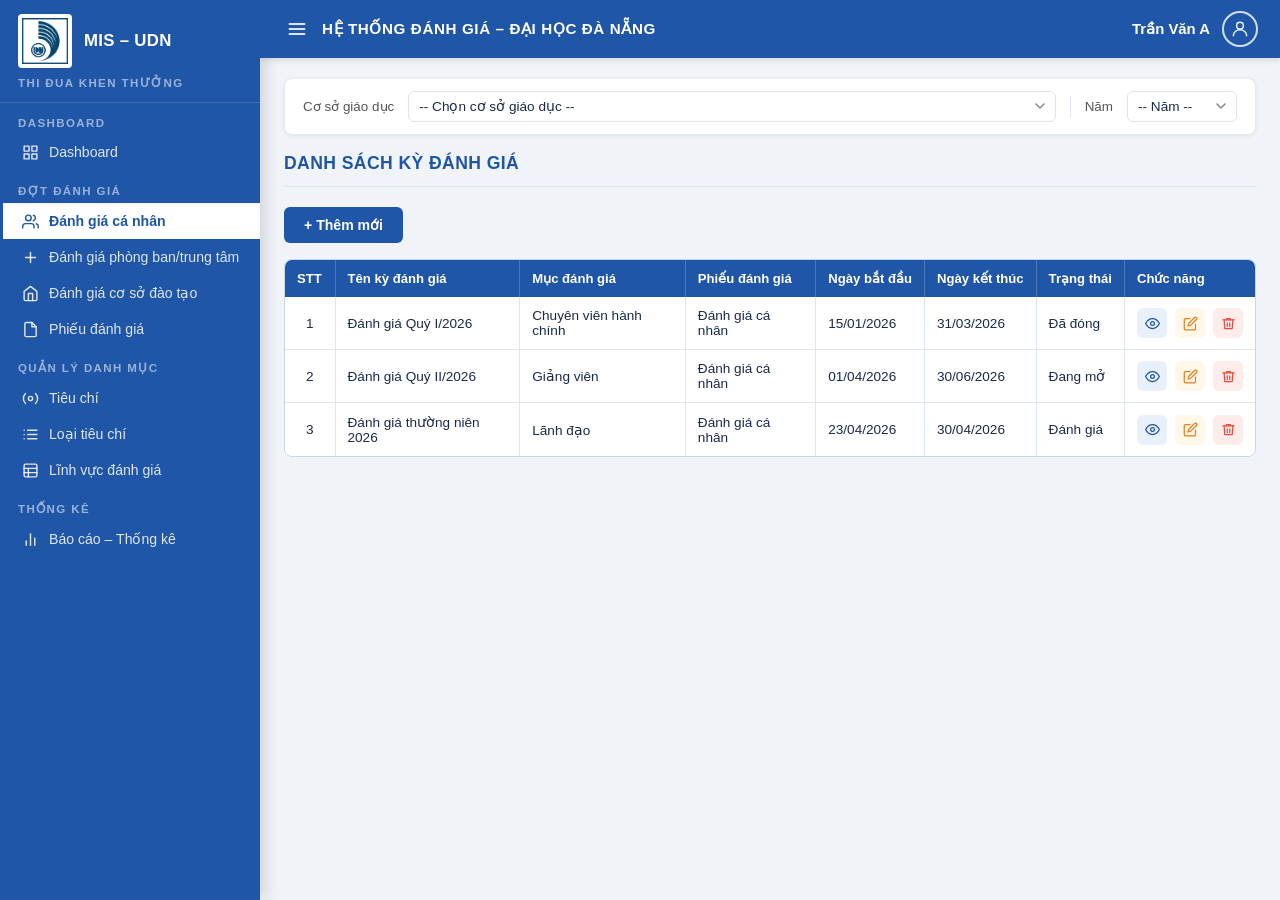
<file: Danhgiacanhan.html>
<!DOCTYPE html>
<html lang="vi">
<head>
<meta charset="UTF-8"/>
<meta name="viewport" content="width=device-width, initial-scale=1.0"/>
<title>Đánh giá cá nhân – MIS UDN</title>

<link rel="stylesheet" href="style.css"/>
<style>
/* ── ADD MODAL ── */
.add-modal-overlay{display:none;position:fixed;inset:0;z-index:999;background:rgba(0,0,0,.35);align-items:center;justify-content:center}
.add-modal-overlay.open{display:flex}
.add-modal-box{background:#fff;border-radius:10px;width:min(620px,92vw);overflow:hidden;box-shadow:0 12px 40px rgba(0,0,0,.2);animation:popIn .2s cubic-bezier(.34,1.56,.64,1)}
.add-modal-header{background:#2056a8;display:flex;align-items:center;justify-content:space-between;padding:14px 22px}
.add-modal-title{font-size:.95rem;font-weight:700;color:#fff;letter-spacing:.3px}
.add-modal-close{background:none;border:none;color:#fff;cursor:pointer;font-size:1.3rem;opacity:.85}
.add-modal-close:hover{opacity:1}
.add-modal-body{padding:24px 28px}
.add-modal-footer{display:flex;align-items:center;justify-content:flex-end;gap:12px;padding:16px 28px 22px}

/* ── FORM ── */
.form-row{display:grid;grid-template-columns:160px 1fr;align-items:center;gap:10px;margin-bottom:14px}
.form-label{font-size:.88rem;font-weight:500;color:#333}
.form-value{font-size:.88rem;font-weight:700;color:#2056a8}
.form-input{width:100%;border:1px solid #dde3ee;border-radius:6px;padding:9px 12px;font-size:.87rem;font-family:'Segoe UI','Arial',sans-serif;color:#1a2a4a;background:#fff}
.form-input:focus{outline:none;border-color:#2056a8;box-shadow:0 0 0 2px rgba(32,86,168,.1)}
.form-select{width:100%;border:1px solid #dde3ee;border-radius:6px;padding:9px 32px 9px 12px;font-size:.87rem;font-family:'Segoe UI','Arial',sans-serif;color:#666;background:#fff url("data:image/svg+xml,%3Csvg xmlns='http://www.w3.org/2000/svg' width='10' height='7' viewBox='0 0 10 7'%3E%3Cpath d='M1 1l4 4 4-4' stroke='%23888' stroke-width='1.5' fill='none' stroke-linecap='round'/%3E%3C/svg%3E") no-repeat right 10px center;appearance:none;cursor:pointer}
.form-select:focus{outline:none;border-color:#2056a8}

/* ── VALIDATION ── */
.form-error{font-size:.75rem;color:#e74c3c;margin-top:4px;display:none}
.form-error.show{display:block}
.form-input.error,.form-select.error{border-color:#e74c3c;box-shadow:0 0 0 2px rgba(231,76,60,.1)}

/* ── TABLE ── */
.table-wrap{margin-top:16px;border-radius:8px;border:1.5px solid #c8d6ea;overflow:hidden;display:none}
.table-wrap.show{display:block}
table{width:100%;border-collapse:collapse;font-size:.85rem}
thead tr{background:#2056a8}
thead th{padding:11px 12px;color:#fff;font-weight:600;font-size:.82rem;text-align:left;white-space:nowrap;border-right:1px solid rgba(255,255,255,.2)}
thead th:last-child{border-right:none}
tbody tr{border-bottom:1.5px solid #dde6f0;background:#fff;transition:background .15s}
tbody tr:last-child{border-bottom:none}
tbody tr:hover{background:#f5f8ff}
tbody td{padding:11px 12px;color:#1a2a4a;vertical-align:middle;border-right:1px solid #dde6f0}
tbody td:last-child{border-right:none}

/* ── ACTION BUTTONS ── */
.action-btns{display:flex;align-items:center;gap:8px}
.action-btn{width:30px;height:30px;border-radius:6px;border:none;display:flex;align-items:center;justify-content:center;cursor:pointer;transition:opacity .15s,transform .1s;position:relative}
.action-btn:hover{opacity:.8;transform:scale(1.1)}
.action-btn.view{background:#e8f0fb;color:#2056a8}
.action-btn.edit{background:#fff8e8;color:#e67e22}
.action-btn.del{background:#fdecea;color:#e74c3c}
.action-btn .tooltip{display:none;position:absolute;bottom:36px;left:50%;transform:translateX(-50%);background:#333;color:#fff;font-size:.72rem;white-space:nowrap;padding:4px 8px;border-radius:4px;pointer-events:none;z-index:100}
.action-btn .tooltip::after{content:'';position:absolute;top:100%;left:50%;transform:translateX(-50%);border:5px solid transparent;border-top-color:#333}
.action-btn:hover .tooltip{display:block}

/* ── CHI TIẾT PAGE ── */
.chi-tiet-page{display:none;flex-direction:column;height:100%}
.chi-tiet-page.show{display:flex}
.chi-tiet-header{font-size:1.1rem;font-weight:700;color:#2056a8;letter-spacing:.4px;text-transform:uppercase;padding-bottom:12px;border-bottom:1.5px solid #e0e8f5;margin-bottom:20px}
.btn-back{display:inline-flex;align-items:center;gap:6px;padding:8px 16px;border-radius:6px;background:#f0f4f8;color:#1a2a4a;font-size:.85rem;font-weight:600;font-family:'Segoe UI','Arial',sans-serif;border:1px solid #dde3ee;cursor:pointer;margin-bottom:16px;transition:background .15s}
.btn-back:hover{background:#e0e8f5}

/* ── DELETE MODAL ── */
.del-modal-overlay{display:none;position:fixed;inset:0;z-index:1000;background:rgba(0,0,0,.35);align-items:center;justify-content:center}
.del-modal-overlay.open{display:flex}
.del-modal-box{background:#fff;border-radius:10px;width:min(520px,92vw);overflow:hidden;box-shadow:0 12px 40px rgba(0,0,0,.2);animation:popIn .2s cubic-bezier(.34,1.56,.64,1)}
.del-modal-header{background:#2056a8;display:flex;align-items:center;justify-content:space-between;padding:14px 22px}
.del-modal-title{font-size:.9rem;font-weight:700;color:#fff;letter-spacing:.8px;text-transform:uppercase}
.del-modal-close{background:none;border:none;color:#fff;cursor:pointer;font-size:1.3rem;opacity:.85}
.del-modal-close:hover{opacity:1}
.del-modal-body{display:flex;align-items:center;gap:18px;padding:30px 28px}
.del-modal-icon{width:52px;height:52px;flex-shrink:0;border-radius:50%;border:2.5px solid #555;display:flex;align-items:center;justify-content:center;color:#555;font-size:1.4rem;font-weight:700}
.del-modal-msg{font-size:.92rem;color:#222;font-weight:500;line-height:1.5}
.del-modal-footer{display:flex;align-items:center;justify-content:flex-end;gap:12px;padding:14px 24px 22px}

/* ── ĐỐI TƯỢNG TABLE ── */
.dt-table-wrap{margin-top:16px;border-radius:8px;border:1.5px solid #c8d6ea;overflow:hidden;display:none}
.dt-table-wrap.show{display:block}

/* ── XEM CHI TIẾT ĐỐI TƯỢNG PAGE ── */
.xct-page{display:none;flex-direction:column;height:100%}
.xct-page.show{display:flex}
.sort-icon{font-size:.7rem;margin-left:3px;opacity:.7}
.xct-table-wrap{margin-top:16px;border-radius:8px;border:1.5px solid #c8d6ea;overflow:hidden}
.xct-table-wrap table{width:100%;border-collapse:collapse;font-size:.85rem}
.xct-table-wrap thead tr{background:#fff;border-bottom:2px solid #c8d6ea}
.xct-table-wrap thead th{padding:11px 12px;color:#1a2a4a;font-weight:700;font-size:.82rem;text-align:left;white-space:nowrap;border-right:1px solid #e4eaf4}
.xct-table-wrap thead th:last-child{border-right:none}
.xct-table-wrap tbody tr{border-bottom:1px solid #e4eaf4;background:#fff;transition:background .15s}
.xct-table-wrap tbody tr:last-child{border-bottom:none}
.xct-table-wrap tbody tr:hover{background:#f5f8ff}
.xct-table-wrap tbody td{padding:11px 12px;color:#1a2a4a;vertical-align:middle;border-right:1px solid #e4eaf4}
.xct-table-wrap tbody td:last-child{border-right:none}
.btn-plus{width:36px;height:36px;border-radius:6px;background:#2056a8;color:#fff;border:none;font-size:1.3rem;cursor:pointer;display:flex;align-items:center;justify-content:center;transition:opacity .15s}
.btn-plus:hover{opacity:.85}

/* ── EXTRA PAGES ── */
.pb-page{display:none;flex-direction:column}
.pb-page.show{display:flex}
.cs-page{display:none;flex-direction:column}
.cs-page.show{display:flex}
</style>
</head>
<body>
<div class="app">

  <!-- ══ SIDEBAR ══ -->
  <aside class="sidebar" id="sidebar">
    <div class="sidebar-top">
      <div class="sidebar-brand">
        <div class="brand-logo" onclick="window.location.href='Dashboard.html'" title="Về trang chủ">
          <!-- ===== ĐỔI LOGO TẠI ĐÂY ===== -->
          <img src="./Hinhanh/logo.png" alt="Logo"/>
          <!-- ============================= -->
        </div>
        <div class="brand-name">MIS – UDN</div>
      </div>
      <div class="thi-dua-label">THI ĐUA KHEN THƯỞNG</div>
    </div>

    <div class="sidebar-section-label">Dashboard</div>
    <div class="nav-item" onclick="window.location.href='Dashboard.html'">
      <span class="icon"><svg width="17" height="17" viewBox="0 0 24 24" fill="none" stroke="currentColor" stroke-width="2" stroke-linecap="round" stroke-linejoin="round"><rect x="3" y="3" width="7" height="7"/><rect x="14" y="3" width="7" height="7"/><rect x="14" y="14" width="7" height="7"/><rect x="3" y="14" width="7" height="7"/></svg></span>
      Dashboard
    </div>

    <div class="sidebar-section-label">Đợt đánh giá</div>
    <div class="nav-item active" onclick="setActive(this);showMainPage()">
      <span class="icon"><svg width="17" height="17" viewBox="0 0 24 24" fill="none" stroke="currentColor" stroke-width="2" stroke-linecap="round" stroke-linejoin="round"><path d="M17 21v-2a4 4 0 0 0-4-4H5a4 4 0 0 0-4 4v2"/><circle cx="9" cy="7" r="4"/><path d="M23 21v-2a4 4 0 0 0-3-3.87"/><path d="M16 3.13a4 4 0 0 1 0 7.75"/></svg></span>
      Đánh giá cá nhân
    </div>
    <div class="nav-item" onclick="setActive(this)">
      <span class="icon"><svg width="17" height="17" viewBox="0 0 24 24" fill="none" stroke="currentColor" stroke-width="2" stroke-linecap="round" stroke-linejoin="round"><line x1="12" y1="5" x2="12" y2="19"/><line x1="5" y1="12" x2="19" y2="12"/></svg></span>
      Đánh giá phòng ban/trung tâm
    </div>
    <div class="nav-item" onclick="window.location.href='DanhGiaCoSoDaoTao.html'">
      <span class="icon"><svg width="17" height="17" viewBox="0 0 24 24" fill="none" stroke="currentColor" stroke-width="2" stroke-linecap="round" stroke-linejoin="round"><path d="M3 9l9-7 9 7v11a2 2 0 0 1-2 2H5a2 2 0 0 1-2-2z"/><polyline points="9 22 9 12 15 12 15 22"/></svg></span>
      Đánh giá cơ sở đào tạo
    </div>
    <div class="nav-item" onclick="window.location.href='PhieuDanhGia.html'">
      <span class="icon"><svg width="17" height="17" viewBox="0 0 24 24" fill="none" stroke="currentColor" stroke-width="2" stroke-linecap="round" stroke-linejoin="round"><path d="M14 2H6a2 2 0 0 0-2 2v16a2 2 0 0 0 2 2h12a2 2 0 0 0 2-2V8z"/><polyline points="14 2 14 8 20 8"/></svg></span>
      Phiếu đánh giá
    </div>

    <div class="sidebar-section-label">Quản lý danh mục</div>
    <div class="nav-item" onclick="window.location.href='TieuChi.html'">
      <span class="icon"><svg width="17" height="17" viewBox="0 0 24 24" fill="none" stroke="currentColor" stroke-width="2" stroke-linecap="round" stroke-linejoin="round"><circle cx="12" cy="12" r="3"/><path d="M19.07 4.93a10 10 0 0 1 0 14.14M4.93 4.93a10 10 0 0 0 0 14.14"/></svg></span>
      Tiêu chí
    </div>
    <div class="nav-item" onclick="window.location.href='LoaiTieuChi.html'">
      <span class="icon"><svg width="17" height="17" viewBox="0 0 24 24" fill="none" stroke="currentColor" stroke-width="2" stroke-linecap="round" stroke-linejoin="round"><line x1="8" y1="6" x2="21" y2="6"/><line x1="8" y1="12" x2="21" y2="12"/><line x1="8" y1="18" x2="21" y2="18"/><line x1="3" y1="6" x2="3.01" y2="6"/><line x1="3" y1="12" x2="3.01" y2="12"/><line x1="3" y1="18" x2="3.01" y2="18"/></svg></span>
      Loại tiêu chí
    </div>
    <div class="nav-item" onclick="window.location.href='LinhVucDanhGia.html'">
      <span class="icon"><svg width="17" height="17" viewBox="0 0 24 24" fill="none" stroke="currentColor" stroke-width="2" stroke-linecap="round" stroke-linejoin="round"><rect x="3" y="3" width="18" height="18" rx="2"/><line x1="3" y1="9" x2="21" y2="9"/><line x1="3" y1="15" x2="21" y2="15"/><line x1="9" y1="9" x2="9" y2="21"/></svg></span>
      Lĩnh vực đánh giá
    </div>

    <div class="sidebar-section-label">Thống kê</div>
    <div class="nav-item" onclick="window.location.href='Baocao.html'">
      <span class="icon"><svg width="17" height="17" viewBox="0 0 24 24" fill="none" stroke="currentColor" stroke-width="2" stroke-linecap="round" stroke-linejoin="round"><line x1="18" y1="20" x2="18" y2="10"/><line x1="12" y1="20" x2="12" y2="4"/><line x1="6" y1="20" x2="6" y2="14"/></svg></span>
      Báo cáo – Thống kê
    </div>
  </aside>

  <!-- ══ MAIN ══ -->
  <div class="main">
    <header class="topbar">
      <button class="topbar-menu" onclick="document.getElementById('sidebar').classList.toggle('collapsed')">
        <svg width="20" height="20" viewBox="0 0 24 24" fill="none" stroke="currentColor" stroke-width="2.2" stroke-linecap="round"><line x1="3" y1="6" x2="21" y2="6"/><line x1="3" y1="12" x2="21" y2="12"/><line x1="3" y1="18" x2="21" y2="18"/></svg>
      </button>
      <div class="topbar-title">Hệ thống đánh giá – Đại học Đà Nẵng</div>
      <!-- ===== ĐỔI TÊN NGƯỜI DÙNG TẠI ĐÂY ===== -->
      <div class="user-profile" onclick="document.getElementById('logoutModal').classList.add('open')" title="Đăng xuất">
        <span class="user-name">Trần Văn A</span>
        <div class="user-avatar">
          <svg width="20" height="20" viewBox="0 0 24 24" fill="none" stroke="currentColor" stroke-width="1.8" stroke-linecap="round" stroke-linejoin="round">
            <circle cx="12" cy="8" r="4"/>
            <path d="M4 20c0-4 3.6-7 8-7s8 3 8 7"/>
          </svg>
        </div>
      </div>
      <!-- ========================================= -->
    </header>

    <div class="content" id="mainContent">
      <!-- Filter bar -->
      <div class="filter-bar">
        <span class="filter-label">Cơ sở giáo dục</span>
        <select class="filter-select">
          <option value="">-- Chọn cơ sở giáo dục --</option>
          <!-- ===== NHẬP TÊN CƠ SỞ GIÁO DỤC TẠI ĐÂY =====
          <option>Tên cơ sở giáo dục</option>
          ================================================= -->
          <option>ĐẠI HỌC ĐÀ NẴNG</option>
          <option>TRƯỜNG ĐẠI HỌC KINH TẾ - ĐẠI HỌC ĐÀ NẴNG </option>
          <option>TRƯỜNG ĐẠI HỌC BÁCH KHOA - ĐẠI HỌC ĐÀ NẴNG</option>
          <Option>TRƯỜNG ĐẠI HỌC SƯ PHẠM - ĐẠI HỌC ĐÀ NẴNG</Option>
          <Option>TRƯỜNG ĐẠI HỌC SƯ PHẠM KỸ THUẬT - ĐẠI HỌC ĐÀ NẴNG</Option>
          <Option>TRƯỜNG ĐẠI HỌC NGOẠI NGỮ - ĐẠI HỌC ĐÀ NẴNG</Option>
          <Option>TRƯỜNG ĐẠI HỌC Y DƯỢC - ĐẠI HỌC ĐÀ NẴNG</Option>
          <Option>TRƯỜNG ĐẠI HỌC CÔNG NGHỆ THÔNG TIN VÀ TRUYỀN THÔNG VIỆT-HÀN</Option>
        </select>
        <div class="filter-divider"></div>
        <span class="filter-label">Năm</span>
        <select class="filter-select filter-year">
          <option value="">-- Năm --</option>
          <!-- ===== NHẬP NĂM TẠI ĐÂY =====
          <option>2026</option>
          ================================= -->
          <option>2025</option>
          <option>2024</option>
          <option>2023</option>
          <option>2022</option>
        </select>
      </div>

      <!-- Page title -->
      <div class="page-title">Danh sách kỳ đánh giá</div>

      <!-- Add button -->
      <button class="btn-add" onclick="openAddModal()">+ Thêm mới</button>

      <!-- Table -->
      <div class="table-wrap" id="dataTable">
        <table>
          <thead>
            <tr>
              <th style="width:50px">STT</th>
              <th>Tên kỳ đánh giá</th>
              <th>Mục đánh giá</th>
              <th>Phiếu đánh giá</th>
              <th>Ngày bắt đầu</th>
              <th>Ngày kết thúc</th>
              <th>Trạng thái</th>
              <th style="width:110px">Chức năng</th>
            </tr>
          </thead>
          <tbody id="tableBody"></tbody>
        </table>
      </div>
    </div><!-- end mainContent -->

    <!-- CHI TIẾT KỲ ĐÁNH GIÁ PAGE -->
    <div class="content chi-tiet-page" id="chiTietPage">
      <div style="display:flex;align-items:center;gap:8px;margin-bottom:2px">
        <button onclick="closeChiTiet()" title="Quay lại" style="background:none;border:none;cursor:pointer;color:#2056a8;padding:2px 4px;display:flex;align-items:center;">
          <svg width="18" height="18" viewBox="0 0 24 24" fill="none" stroke="#2056a8" stroke-width="2.5" stroke-linecap="round" stroke-linejoin="round"><polyline points="15 18 9 12 15 6"/></svg>
        </button>
        <div class="chi-tiet-header" id="chiTietTitle" style="margin-bottom:0;border-bottom:none;padding-bottom:0">Chi tiết kỳ đánh giá</div>
      </div>
      <div style="border-bottom:1.5px solid #e0e8f5;margin-bottom:20px;margin-top:10px"></div>
      <div><button class="btn-add" onclick="openDtModal()">+ Thêm đối tượng đánh giá</button></div>

      <!-- Bảng đối tượng đánh giá -->
      <div class="dt-table-wrap" id="dtTable">
        <table>
          <thead>
            <tr>
              <th style="width:50px">STT</th>
              <th>Mã đối tượng</th>
              <th>Tên đối tượng</th>
              <th>Người xét duyệt</th>
              <th>Trạng thái đánh giá</th>
              <th style="width:110px">Chức năng</th>
            </tr>
          </thead>
          <tbody id="dtTableBody"></tbody>
        </table>
      </div>
    </div>

    <!-- XEM CHI TIẾT ĐỐI TƯỢNG PAGE -->
    <div class="content xct-page" id="xctPage">
      <div style="display:flex;align-items:center;gap:8px;margin-bottom:2px">
        <button onclick="closeXct()" title="Quay lại" style="background:none;border:none;cursor:pointer;color:#2056a8;padding:2px 4px;display:flex;align-items:center;">
          <svg width="18" height="18" viewBox="0 0 24 24" fill="none" stroke="#2056a8" stroke-width="2.5" stroke-linecap="round" stroke-linejoin="round"><polyline points="15 18 9 12 15 6"/></svg>
        </button>
        <div class="chi-tiet-header" id="xctTitle" style="margin-bottom:0;border-bottom:none;padding-bottom:0">Chi tiết đối tượng đánh giá</div>
      </div>
      <div style="border-bottom:1.5px solid #e0e8f5;margin-bottom:20px;margin-top:10px"></div>
      <div class="xct-table-wrap">
        <table>
          <thead>
            <tr>
              <th style="width:100px">Mã tiêu chí</th>
              <th>Tên tiêu chí <span class="sort-icon">↑↓</span></th>
              <th style="width:80px">Thang điểm</th>
              <th style="width:80px">Điểm tự chấm</th>
              <th style="width:80px">Điểm xét duyệt</th>
              <th style="width:120px">Trạng thái <span class="sort-icon">↑↓</span></th>
            </tr>
          </thead>
          <tbody>
            <tr>
              <td>dhtv_tc_05.01</td>
              <td>Tổ chức ít nhất 01 buổi hội thảo/chuyên đề/năm học phục vụ nâng cao chất lượng chuyên môn</td>
              <td>10</td>
              <td>0</td>
              <td>0</td>
              <td>Đang sử dụng</td>
            </tr>
            <!-- ===== NHẬP NỘI DUNG TIÊU CHÍ TẠI ĐÂY =====
            Sao chép và thay nội dung:
            <tr>
              <td>1.2</td>
              <td>Tên tiêu chí...</td>
              <td style="text-align:center">10</td>
              <td style="text-align:center">0</td>
              <td style="text-align:center">0</td>
              <td>Chưa tự đánh giá</td>
              <td></td>
            </tr>
            ================================================= -->
          </tbody>
        </table>
      </div>
    </div>

    <!-- ══ ĐÁNH GIÁ PHÒNG BAN/TRUNG TÂM PAGE ══ -->
    <div class="content pb-page" id="pbPage">
      <div class="filter-bar" style="margin-bottom:20px">
        <span class="filter-label">Cơ sở giáo dục</span>
        <select class="filter-select">
          <option value="">-- Chọn cơ sở giáo dục --</option>
          <option>Tên cơ sở 1</option><option>Tên cơ sở 2</option><option>Tên cơ sở 3</option>
        </select>
        <div class="filter-divider"></div>
        <span class="filter-label">Năm</span>
        <select class="filter-select filter-year">
          <option value="">-- Năm --</option>
          <option>2025</option><option>2024</option><option>2023</option>
        </select>
      </div>
      <div class="page-title">Danh sách kỳ đánh giá</div>
      <div><button class="btn-add" onclick="openPbAddModal()">+ Thêm mới</button></div>
      <div class="table-wrap" id="pbDataTable">
        <table>
          <thead><tr>
            <th style="width:50px">STT</th>
            <th>Tên kỳ đánh giá</th><th>Mục đánh giá</th><th>Phiếu đánh giá</th>
            <th>Ngày bắt đầu</th><th>Ngày kết thúc</th><th>Trạng thái</th>
            <th style="width:110px">Chức năng</th>
          </tr></thead>
          <tbody id="pbTableBody"></tbody>
        </table>
      </div>
    </div>

    <!-- Chi tiết kỳ đánh giá – Phòng ban -->
    <div class="content chi-tiet-page" id="pbChiTietPage">
      <div style="display:flex;align-items:center;gap:8px;margin-bottom:2px">
        <button onclick="closePbChiTiet()" style="background:none;border:none;cursor:pointer;color:#2056a8;padding:2px 4px;display:flex;align-items:center;">
          <svg width="18" height="18" viewBox="0 0 24 24" fill="none" stroke="#2056a8" stroke-width="2.5" stroke-linecap="round" stroke-linejoin="round"><polyline points="15 18 9 12 15 6"/></svg>
        </button>
        <div class="chi-tiet-header" id="pbChiTietTitle" style="margin-bottom:0;border-bottom:none;padding-bottom:0">Chi tiết kỳ đánh giá</div>
      </div>
      <div style="border-bottom:1.5px solid #e0e8f5;margin-bottom:20px;margin-top:10px"></div>
      <div><button class="btn-add" onclick="openPbDtModal()">+ Thêm đối tượng đánh giá</button></div>
      <div class="dt-table-wrap" id="pbDtTable">
        <table>
          <thead><tr>
            <th style="width:50px">STT</th><th>Mã đối tượng</th><th>Tên đối tượng</th>
            <th>Người xét duyệt</th><th>Trạng thái đánh giá</th>
            <th style="width:110px">Chức năng</th>
          </tr></thead>
          <tbody id="pbDtTableBody"></tbody>
        </table>
      </div>
    </div>

    <!-- ══ ĐÁNH GIÁ CƠ SỞ ĐÀO TẠO PAGE ══ -->
    <div class="content cs-page" id="csPage">
      <div class="filter-bar" style="margin-bottom:20px">
        <span class="filter-label">Cơ sở giáo dục</span>
        <select class="filter-select">
          <option value="">-- Chọn cơ sở giáo dục --</option>
          <option>Tên cơ sở 1</option><option>Tên cơ sở 2</option><option>Tên cơ sở 3</option>
        </select>
        <div class="filter-divider"></div>
        <span class="filter-label">Năm</span>
        <select class="filter-select filter-year">
          <option value="">-- Năm --</option>
          <option>2025</option><option>2024</option><option>2023</option>
        </select>
      </div>
      <div class="page-title">Danh sách kỳ đánh giá</div>
      <div><button class="btn-add" onclick="openCsAddModal()">+ Thêm mới</button></div>
      <div class="table-wrap" id="csDataTable">
        <table>
          <thead><tr>
            <th style="width:50px">STT</th>
            <th>Tên kỳ đánh giá</th><th>Mục đánh giá</th><th>Phiếu đánh giá</th>
            <th>Ngày bắt đầu</th><th>Ngày kết thúc</th><th>Trạng thái</th>
            <th style="width:110px">Chức năng</th>
          </tr></thead>
          <tbody id="csTableBody"></tbody>
        </table>
      </div>
    </div>

    <!-- Chi tiết kỳ đánh giá – Cơ sở -->
    <div class="content chi-tiet-page" id="csChiTietPage">
      <div style="display:flex;align-items:center;gap:8px;margin-bottom:2px">
        <button onclick="closeCsChiTiet()" style="background:none;border:none;cursor:pointer;color:#2056a8;padding:2px 4px;display:flex;align-items:center;">
          <svg width="18" height="18" viewBox="0 0 24 24" fill="none" stroke="#2056a8" stroke-width="2.5" stroke-linecap="round" stroke-linejoin="round"><polyline points="15 18 9 12 15 6"/></svg>
        </button>
        <div class="chi-tiet-header" id="csChiTietTitle" style="margin-bottom:0;border-bottom:none;padding-bottom:0">Chi tiết kỳ đánh giá</div>
      </div>
      <div style="border-bottom:1.5px solid #e0e8f5;margin-bottom:20px;margin-top:10px"></div>
      <div><button class="btn-add" onclick="openCsDtModal()">+ Thêm đối tượng đánh giá</button></div>
      <div class="dt-table-wrap" id="csDtTable">
        <table>
          <thead><tr>
            <th style="width:50px">STT</th><th>Mã đối tượng</th><th>Tên đối tượng</th>
            <th>Người xét duyệt</th><th>Trạng thái đánh giá</th>
            <th style="width:110px">Chức năng</th>
          </tr></thead>
          <tbody id="csDtTableBody"></tbody>
        </table>
      </div>
    </div>

  </div>
</div>


<!-- ══ THÊM MỚI MODAL ══ -->
<div class="add-modal-overlay" id="addModal">
  <div class="add-modal-box">
    <div class="add-modal-header">
      <span class="add-modal-title">Thêm mới kỳ đánh giá</span>
      <button class="add-modal-close" onclick="closeAddModal()">&#x2715;</button>
    </div>
    <div class="add-modal-body">
      <div class="form-row">
        <span class="form-label">Cơ sở giáo dục</span>
        <span class="form-value">ĐẠI HỌC ĐÀ NẴNG</span>
      </div>
      <div class="form-row">
        <label class="form-label">Mục đánh giá</label>
        <div>
          <select class="form-select" id="f-muc" oninput="clearErr('f-muc','e-muc')">
            <option value="">Chọn mục đánh giá</option>
            <!-- ===== NHẬP MỤC ĐÁNH GIÁ TẠI ĐÂY ===== -->
            <option>Chuyên viên hành chính</option>
            <option>Giảng viên</option>
            <option>Lãnh đạo</option>
          </select>
          <div class="form-error" id="e-muc">Vui lòng chọn mục đánh giá</div>
        </div>
      </div>
      <div class="form-row">
        <label class="form-label">Phiếu đánh giá</label>
        <div>
          <select class="form-select" id="f-phieu" oninput="clearErr('f-phieu','e-phieu')">
            <option value="">Chọn phiếu đánh giá</option>
            <!-- ===== NHẬP PHIẾU ĐÁNH GIÁ TẠI ĐÂY ===== -->
            <option>Đánh giá cá nhân</option>
            <option>Đánh giá phòng ban</option>
          </select>
          <div class="form-error" id="e-phieu">Vui lòng chọn phiếu đánh giá</div>
        </div>
      </div>
      <div class="form-row">
        <label class="form-label">Tên kỳ đánh giá</label>
        <div>
          <input class="form-input" type="text" id="f-ten" placeholder="Nhập tên kỳ đánh giá" oninput="clearErr('f-ten','e-ten')"/>
          <div class="form-error" id="e-ten">Vui lòng nhập tên kỳ đánh giá</div>
        </div>
      </div>
      <div class="form-row">
        <label class="form-label">Ngày bắt đầu</label>
        <div>
          <input class="form-input" type="date" id="f-batdau" oninput="clearErr('f-batdau','e-batdau')"/>
          <div class="form-error" id="e-batdau">Vui lòng chọn ngày bắt đầu</div>
        </div>
      </div>
      <div class="form-row">
        <label class="form-label">Ngày kết thúc</label>
        <div>
          <input class="form-input" type="date" id="f-ketthuc" oninput="clearErr('f-ketthuc','e-ketthuc')"/>
          <div class="form-error" id="e-ketthuc">Vui lòng chọn ngày kết thúc</div>
        </div>
      </div>
      <div class="form-row">
        <label class="form-label">Trạng thái</label>
        <div>
          <select class="form-select" id="f-trangthai" oninput="clearErr('f-trangthai','e-trangthai')">
            <option value="">Chọn trạng thái</option>
            <!-- ===== NHẬP TRẠNG THÁI TẠI ĐÂY ===== -->
            <option>Đánh giá</option>
            <option>Đang mở</option>
            <option>Đã đóng</option>
          </select>
          <div class="form-error" id="e-trangthai">Vui lòng chọn trạng thái</div>
        </div>
      </div>
    </div>
    <div class="add-modal-footer">
      <button class="modal-btn cancel" onclick="closeAddModal()">&#x2715; Đóng</button>
      <button class="modal-btn confirm" onclick="saveRecord()">Lưu lại</button>
    </div>
  </div>
</div>



<!-- ══ CHỈNH SỬA MODAL ══ -->
<div class="add-modal-overlay" id="editModal">
  <div class="add-modal-box">
    <div class="add-modal-header">
      <span class="add-modal-title">Chỉnh sửa kỳ đánh giá</span>
      <button class="add-modal-close" onclick="closeEditModal()">&#x2715;</button>
    </div>
    <div class="add-modal-body">
      <div class="form-row">
        <span class="form-label">Cơ sở giáo dục</span>
        <span class="form-value">ĐẠI HỌC ĐÀ NẴNG</span>
      </div>
      <div class="form-row">
        <label class="form-label">Mục đánh giá</label>
        <div>
          <select class="form-select" id="e-f-muc">
            <option value="">Chọn mục đánh giá</option>
            <option>Chuyên viên hành chính</option>
            <option>Giảng viên</option>
            <option>Lãnh đạo</option>
          </select>
        </div>
      </div>
      <div class="form-row">
        <label class="form-label">Phiếu đánh giá</label>
        <div>
          <select class="form-select" id="e-f-phieu">
            <option value="">Chọn phiếu đánh giá</option>
            <option>Đánh giá cá nhân</option>
            <option>Đánh giá phòng ban</option>
          </select>
        </div>
      </div>
      <div class="form-row">
        <label class="form-label">Tên kỳ đánh giá</label>
        <div>
          <input class="form-input" type="text" id="e-f-ten" placeholder="Nhập tên kỳ đánh giá"/>
        </div>
      </div>
      <div class="form-row">
        <label class="form-label">Ngày bắt đầu</label>
        <div>
          <input class="form-input" type="date" id="e-f-batdau"/>
        </div>
      </div>
      <div class="form-row">
        <label class="form-label">Ngày kết thúc</label>
        <div>
          <input class="form-input" type="date" id="e-f-ketthuc"/>
        </div>
      </div>
      <div class="form-row">
        <label class="form-label">Trạng thái</label>
        <div>
          <select class="form-select" id="e-f-trangthai">
            <option value="">Chọn trạng thái</option>
            <option>Đánh giá</option>
            <option>Đang mở</option>
            <option>Đã đóng</option>
          </select>
        </div>
      </div>
    </div>
    <div class="add-modal-footer">
      <button class="modal-btn cancel" onclick="closeEditModal()">&#x2715; Đóng</button>
      <button class="modal-btn confirm" onclick="saveEdit()">Lưu lại</button>
    </div>

  </div>
</div>

<!-- ══ XOÁ MODAL ══ -->
<div class="del-modal-overlay" id="delModal">
  <div class="del-modal-box">
    <div class="del-modal-header">
      <span class="del-modal-title">Xoá kỳ đánh giá</span>
      <button class="del-modal-close" onclick="closeDelModal()">&#x2715;</button>
    </div>
    <div class="del-modal-body">
      <div class="del-modal-icon">?</div>
      <div class="del-modal-msg" id="delModalMsg">Bạn có chắc chắn muốn xoá Kỳ đánh giá này?</div>
    </div>
    <div class="del-modal-footer">
      <button class="modal-btn cancel" onclick="closeDelModal()">&#x2715; Huỷ</button>
      <button class="modal-btn confirm" style="background:#e74c3c;border-color:#e74c3c" onclick="confirmDelete()">
        <svg width="15" height="15" viewBox="0 0 24 24" fill="none" stroke="currentColor" stroke-width="2.2" stroke-linecap="round" stroke-linejoin="round"><polyline points="3 6 5 6 21 6"/><path d="M19 6l-1 14H6L5 6"/><path d="M10 11v6M14 11v6"/><path d="M9 6V4h6v2"/></svg>
        Xoá
      </button>
    </div>
  </div>
</div>


<!-- ══ THÊM ĐỐI TƯỢNG MODAL ══ -->
<div class="add-modal-overlay" id="dtModal">
  <div class="add-modal-box">
    <div class="add-modal-header" style="position:relative">
      <span class="add-modal-title">Thêm đối tượng đánh giá</span>
      <div style="display:flex;align-items:center;gap:8px">
        <span style="color:rgba(255,255,255,.7);font-size:1rem">&#8964;</span>
        <button class="add-modal-close" onclick="closeDtModal()">&#x2715;</button>
      </div>
    </div>
    <div class="add-modal-body">
      <div class="form-row">
        <span class="form-label">Cơ sở giáo dục</span>
        <span class="form-value">ĐẠI HỌC ĐÀ NẴNG</span>
      </div>
      <div class="form-row">
        <span class="form-label">Kỳ đánh giá</span>
        <span class="form-value" id="dtKyDanhGia"></span>
      </div>
      <div class="form-row">
        <label class="form-label">Phòng ban</label>
        <div>
          <select class="form-select" id="dt-phongban" oninput="clearDtErr('dt-phongban','dte-phongban')">
            <option value="">Chọn phòng ban</option>
            <!-- ===== NHẬP PHÒNG BAN TẠI ĐÂY ===== -->
            <option>Phòng Tổ chức – Hành chính</option>
            <option>Phòng Đào tạo</option>
            <option>Phòng Kế hoạch – Tài chính</option>
            <option>Phòng Công tác sinh viên</option>
          </select>
          <div class="form-error" id="dte-phongban">Vui lòng chọn phòng ban</div>
        </div>
      </div>
      <div class="form-row">
        <label class="form-label">Cán bộ</label>
        <div>
          <select class="form-select" id="dt-canbo" oninput="clearDtErr('dt-canbo','dte-canbo')">
            <option value="">Chọn cán bộ</option>
            <!-- ===== NHẬP CÁN BỘ TẠI ĐÂY ===== -->
            <option value="Trần Văn A|D2504020.960100">Trần Văn A</option>
            <option value="Nguyễn Thị B|D2504020.960101">Nguyễn Thị B</option>
            <option value="Lê Văn C|D2504020.960102">Lê Văn C</option>
          </select>
          <div class="form-error" id="dte-canbo">Vui lòng chọn cán bộ</div>
        </div>
      </div>
    </div>
    <div class="add-modal-footer">
      <button class="modal-btn cancel" onclick="closeDtModal()">&#x2715; Đóng</button>
      <button class="modal-btn confirm" onclick="saveDt()">Lưu lại</button>
    </div>
  </div>
</div>


<!-- ══ XOÁ ĐỐI TƯỢNG MODAL ══ -->
<div class="del-modal-overlay" id="delDtModal">
  <div class="del-modal-box">
    <div class="del-modal-header">
      <span class="del-modal-title">Xoá đối tượng đánh giá</span>
      <button class="del-modal-close" onclick="closeDelDtModal()">&#x2715;</button>
    </div>
    <div class="del-modal-body">
      <div class="del-modal-icon">?</div>
      <div class="del-modal-msg" id="delDtMsg">Bạn có chắc chắn muốn xoá đối tượng đánh giá này?</div>
    </div>
    <div class="del-modal-footer">
      <button class="modal-btn cancel" onclick="closeDelDtModal()">&#x2715; Huỷ</button>
      <button class="modal-btn confirm" style="background:#e74c3c;border-color:#e74c3c" onclick="confirmDelDt()">
        <svg width="15" height="15" viewBox="0 0 24 24" fill="none" stroke="currentColor" stroke-width="2.2" stroke-linecap="round" stroke-linejoin="round"><polyline points="3 6 5 6 21 6"/><path d="M19 6l-1 14H6L5 6"/><path d="M10 11v6M14 11v6"/><path d="M9 6V4h6v2"/></svg>
        Xoá
      </button>
    </div>
  </div>
</div>

<!-- ══ THÊM NGƯỜI XÉT DUYỆT MODAL ══ -->
<div class="add-modal-overlay" id="nxdModal">
  <div class="add-modal-box">
    <div class="add-modal-header">
      <span class="add-modal-title">Thêm người xét duyệt</span>
      <button class="add-modal-close" onclick="closeNxdModal()">&#x2715;</button>
    </div>
    <div class="add-modal-body">
      <div class="form-row">
        <span class="form-label">Cơ sở giáo dục</span>
        <span class="form-value">ĐẠI HỌC ĐÀ NẴNG</span>
      </div>
      <div class="form-row">
        <span class="form-label">Kỳ đánh giá</span>
        <span class="form-value" id="nxdKyDanhGia"></span>
      </div>
      <div class="form-row">
        <label class="form-label">Phòng ban</label>
        <div>
          <select class="form-select" id="nxd-phongban" oninput="clearNxdErr('nxd-phongban','nxde-phongban')">
            <option value="">Chọn phòng ban</option>
            <option>Phòng Tổ chức – Hành chính</option>
            <option>Phòng Đào tạo</option>
            <option>Phòng Kế hoạch – Tài chính</option>
            <option>Phòng Công tác sinh viên</option>
          </select>
          <div class="form-error" id="nxde-phongban">Vui lòng chọn phòng ban</div>
        </div>
      </div>
      <div class="form-row">
        <label class="form-label">Cán bộ</label>
        <div>
          <select class="form-select" id="nxd-canbo" oninput="clearNxdErr('nxd-canbo','nxde-canbo')">
            <option value="">Chọn cán bộ</option>
            <option value="Trần Văn A">Trần Văn A</option>
            <option value="Nguyễn Thị B">Nguyễn Thị B</option>
            <option value="Lê Văn C">Lê Văn C</option>
          </select>
          <div class="form-error" id="nxde-canbo">Vui lòng chọn cán bộ</div>
        </div>
      </div>
    </div>
    <div class="add-modal-footer">
      <button class="modal-btn cancel" onclick="closeNxdModal()">&#x2715; Đóng</button>
      <button class="modal-btn confirm" onclick="saveNxd()">Lưu lại</button>
    </div>
  </div>
</div>

<!-- Logout Modal -->
<div class="modal-overlay" id="logoutModal">
  <div class="modal-box">
    <div class="modal-header">
      <span class="modal-header-title">Đăng xuất</span>
      <button class="modal-close" onclick="document.getElementById('logoutModal').classList.remove('open')">&#x2715;</button>
    </div>
    <div class="modal-body">
      <div class="modal-icon">?</div>
      <div class="modal-msg">Bạn chắc chắn muốn đăng xuất?</div>
    </div>
    <div class="modal-footer">
      <button class="modal-btn cancel" onclick="document.getElementById('logoutModal').classList.remove('open')">&#x2715; Huỷ</button>
      <button class="modal-btn confirm" onclick="window.location.href='index.html'">
        <svg width="15" height="15" viewBox="0 0 24 24" fill="none" stroke="currentColor" stroke-width="2.2" stroke-linecap="round" stroke-linejoin="round"><polyline points="3 6 5 6 21 6"/><path d="M19 6l-1 14H6L5 6"/><path d="M10 11v6M14 11v6"/><path d="M9 6V4h6v2"/></svg>
        Đăng xuất
      </button>
    </div>
  </div>
</div>


<script>
let records = [
  {ten:'Đánh giá Quý I/2026', muc:'Chuyên viên hành chính', phieu:'Đánh giá cá nhân', batdau:'2026-01-15', ketthuc:'2026-03-31', trangthai:'Đã đóng'},
  {ten:'Đánh giá Quý II/2026', muc:'Giảng viên', phieu:'Đánh giá cá nhân', batdau:'2026-04-01', ketthuc:'2026-06-30', trangthai:'Đang mở'},
  {ten:'Đánh giá thường niên 2026', muc:'Lãnh đạo', phieu:'Đánh giá cá nhân', batdau:'2026-04-23', ketthuc:'2026-04-30', trangthai:'Đánh giá'}
];

function openAddModal(){
  document.getElementById('addModal').classList.add('open');
  ['f-muc','f-phieu','f-ten','f-batdau','f-ketthuc','f-trangthai'].forEach(id=>{
    document.getElementById(id).value='';
    document.getElementById(id).classList.remove('error');
  });
  ['e-muc','e-phieu','e-ten','e-batdau','e-ketthuc','e-trangthai'].forEach(id=>{
    document.getElementById(id).classList.remove('show');
  });
}
function closeAddModal(){
  document.getElementById('addModal').classList.remove('open');
}
function formatDate(d){
  if(!d) return '';
  const p = d.split('-');
  return p[2]+'/'+p[1]+'/'+p[0];
}
function showErr(inputId, errId){
  const el = document.getElementById(inputId);
  const err = document.getElementById(errId);
  if(el) el.classList.add('error');
  if(err) err.classList.add('show');
}
function clearErr(inputId, errId){
  const el = document.getElementById(inputId);
  const err = document.getElementById(errId);
  if(el) el.classList.remove('error');
  if(err) err.classList.remove('show');
}
function saveRecord(){
  // Check if saving to generic target (pb/cs)
  if(window._currentAddTarget){
    const ten=document.getElementById('f-ten').value.trim();
    const muc=document.getElementById('f-muc').value;
    const phieu=document.getElementById('f-phieu').value;
    const batdau=document.getElementById('f-batdau').value;
    const ketthuc=document.getElementById('f-ketthuc').value;
    const trangthai=document.getElementById('f-trangthai').value;
    let valid=true;
    if(!muc){showErr('f-muc','e-muc');valid=false;} else clearErr('f-muc','e-muc');
    if(!phieu){showErr('f-phieu','e-phieu');valid=false;} else clearErr('f-phieu','e-phieu');
    if(!ten){showErr('f-ten','e-ten');valid=false;} else clearErr('f-ten','e-ten');
    if(!batdau){showErr('f-batdau','e-batdau');valid=false;} else clearErr('f-batdau','e-batdau');
    if(!ketthuc){showErr('f-ketthuc','e-ketthuc');valid=false;} else clearErr('f-ketthuc','e-ketthuc');
    if(!trangthai){showErr('f-trangthai','e-trangthai');valid=false;} else clearErr('f-trangthai','e-trangthai');
    if(!valid) return;
    window._currentAddTarget.arr.push({ten,muc,phieu,batdau,ketthuc,trangthai});
    window._currentAddTarget.renderFn();
    window._currentAddTarget=null;
    closeAddModal();
    return;
  }
  // default: save to main records
  const ten = document.getElementById('f-ten').value.trim();
  const muc = document.getElementById('f-muc').value;
  const phieu = document.getElementById('f-phieu').value;
  const batdau = document.getElementById('f-batdau').value;
  const ketthuc = document.getElementById('f-ketthuc').value;
  const trangthai = document.getElementById('f-trangthai').value;
  let valid = true;
  if(!muc){showErr('f-muc','e-muc'); valid=false;} else clearErr('f-muc','e-muc');
  if(!phieu){showErr('f-phieu','e-phieu'); valid=false;} else clearErr('f-phieu','e-phieu');
  if(!ten){showErr('f-ten','e-ten'); valid=false;} else clearErr('f-ten','e-ten');
  if(!batdau){showErr('f-batdau','e-batdau'); valid=false;} else clearErr('f-batdau','e-batdau');
  if(!ketthuc){showErr('f-ketthuc','e-ketthuc'); valid=false;} else clearErr('f-ketthuc','e-ketthuc');
  if(!trangthai){showErr('f-trangthai','e-trangthai'); valid=false;} else clearErr('f-trangthai','e-trangthai');
  if(!valid) return;
  records.push({ten, muc, phieu, batdau, ketthuc, trangthai});
  renderTable();
  closeAddModal();
}
let deleteIdx = -1;
let editIdx = -1;

// ── XOÁ ──
function openDelModal(idx){
  deleteIdx = idx;
  document.getElementById('delModalMsg').textContent =
    'Bạn có chắc chắn muốn xoá Kỳ đánh giá [' + records[idx].ten + '] ?';
  document.getElementById('delModal').classList.add('open');
}
function closeDelModal(){
  document.getElementById('delModal').classList.remove('open');
  deleteIdx = -1;
}
function confirmDelete(){
  if(genericDelPfx && genericDelIdx>=0){
    const arr=genericDelPfx==='pb'?pbRecords:csRecords;
    arr.splice(genericDelIdx,1);
    if(genericDelPfx==='pb') renderPbTable(); else renderCsTable();
    genericDelPfx=''; genericDelIdx=-1;
    closeDelModal(); return;
  }
  if(deleteIdx >= 0){ records.splice(deleteIdx,1); renderTable(); }
  closeDelModal();
}

// ── CHỈNH SỬA ──
function openEditModal(idx){
  editIdx = idx;
  const r = records[idx];
  document.getElementById('e-f-muc').value = r.muc;
  document.getElementById('e-f-phieu').value = r.phieu;
  document.getElementById('e-f-ten').value = r.ten;
  document.getElementById('e-f-batdau').value = r.batdau;
  document.getElementById('e-f-ketthuc').value = r.ketthuc;
  document.getElementById('e-f-trangthai').value = r.trangthai;
  document.getElementById('editModal').classList.add('open');
}
function closeEditModal(){
  document.getElementById('editModal').classList.remove('open');
  editIdx = -1;
}
function saveEdit(){
  // generic edit
  if(genericEditPfx && genericEditIdx>=0){
    const arr=genericEditPfx==='pb'?pbRecords:csRecords;
    arr[genericEditIdx]={
      muc:document.getElementById('e-f-muc').value,
      phieu:document.getElementById('e-f-phieu').value,
      ten:document.getElementById('e-f-ten').value,
      batdau:document.getElementById('e-f-batdau').value,
      ketthuc:document.getElementById('e-f-ketthuc').value,
      trangthai:document.getElementById('e-f-trangthai').value,
    };
    if(genericEditPfx==='pb') renderPbTable(); else renderCsTable();
    genericEditPfx=''; genericEditIdx=-1;
    closeEditModal(); return;
  }
  if(editIdx < 0) return;
  records[editIdx] = {
    muc: document.getElementById('e-f-muc').value,
    phieu: document.getElementById('e-f-phieu').value,
    ten: document.getElementById('e-f-ten').value,
    batdau: document.getElementById('e-f-batdau').value,
    ketthuc: document.getElementById('e-f-ketthuc').value,
    trangthai: document.getElementById('e-f-trangthai').value,
  };
  renderTable();
  closeEditModal();
}

// ── XEM CHI TIẾT ──
function openChiTiet(idx){
  const r = records[idx];
  document.getElementById('chiTietTitle').textContent = 'CHI TIẾT KỲ ĐÁNH GIÁ - ' + r.ten.toUpperCase();
  hideAllPages();
  document.getElementById('chiTietPage').classList.add('show');
}
function closeChiTiet(){
  hideAllPages();
  showMainPage();
}

function renderTable(){
  const tbody = document.getElementById('tableBody');
  const wrap = document.getElementById('dataTable');
  if(records.length === 0){ wrap.classList.remove('show'); return; }
  wrap.classList.add('show');
  tbody.innerHTML = records.map((r,i)=>`
    <tr>
      <td style="text-align:center">${i+1}</td>
      <td>${r.ten}</td>
      <td>${r.muc}</td>
      <td>${r.phieu}</td>
      <td>${formatDate(r.batdau)}</td>
      <td>${formatDate(r.ketthuc)}</td>
      <td>${r.trangthai}</td>
      <td>
        <div class="action-btns">
          <button class="action-btn view" onclick="openChiTiet(${i})">
            <svg width="15" height="15" viewBox="0 0 24 24" fill="none" stroke="currentColor" stroke-width="2" stroke-linecap="round" stroke-linejoin="round"><path d="M1 12s4-8 11-8 11 8 11 8-4 8-11 8-11-8-11-8z"/><circle cx="12" cy="12" r="3"/></svg>
            <span class="tooltip">Xem chi tiết đợt đánh giá</span>
          </button>
          <button class="action-btn edit" onclick="openEditModal(${i})">
            <svg width="15" height="15" viewBox="0 0 24 24" fill="none" stroke="currentColor" stroke-width="2" stroke-linecap="round" stroke-linejoin="round"><path d="M11 4H4a2 2 0 0 0-2 2v14a2 2 0 0 0 2 2h14a2 2 0 0 0 2-2v-7"/><path d="M18.5 2.5a2.121 2.121 0 0 1 3 3L12 15l-4 1 1-4 9.5-9.5z"/></svg>
            <span class="tooltip">Chỉnh sửa đợt đánh giá</span>
          </button>
          <button class="action-btn del" onclick="openDelModal(${i})">
            <svg width="15" height="15" viewBox="0 0 24 24" fill="none" stroke="currentColor" stroke-width="2" stroke-linecap="round" stroke-linejoin="round"><polyline points="3 6 5 6 21 6"/><path d="M19 6l-1 14H6L5 6"/><path d="M10 11v6M14 11v6"/><path d="M9 6V4h6v2"/></svg>
            <span class="tooltip">Xoá đợt đánh giá</span>
          </button>
        </div>
      </td>
    </tr>
  `).join('');
}
// ── ALL PAGES ──
function hideAllPages(){
  // hide main content
  const mc = document.getElementById('mainContent');
  if(mc) mc.style.display='none';
  // hide all section pages
  ['chiTietPage','xctPage','pbPage','pbChiTietPage','csPage','csChiTietPage'].forEach(id=>{
    const el=document.getElementById(id);
    if(el){ el.classList.remove('show'); }
  });
}
function showMainPage(){
  hideAllPages();
  const mc = document.getElementById('mainContent');
  if(mc) mc.style.display='';
}
function showSectionPage(section){
  hideAllPages();
  if(section==='pb'){ const p=document.getElementById('pbPage'); if(p) p.classList.add('show'); }
  if(section==='cs'){ const p=document.getElementById('csPage'); if(p) p.classList.add('show'); }
}

// ── PHÒNG BAN ──
let pbRecords=[], pbDelIdx=-1;
function makeAddModal(prefix){
  return {
    open(onSave){
      this._onSave=onSave;
      ['muc','phieu','ten','batdau','ketthuc','trangthai'].forEach(k=>{
        document.getElementById(prefix+k).value='';
        document.getElementById(prefix+k).classList.remove('error');
        document.getElementById('e'+prefix+k).classList.remove('show');
      });
      document.getElementById(prefix+'Modal').classList.add('open');
    },
    close(){ document.getElementById(prefix+'Modal').classList.remove('open'); },
    save(){
      const get=k=>document.getElementById(prefix+k).value.trim();
      const fields=['muc','phieu','ten','batdau','ketthuc','trangthai'];
      const msgs={muc:'mục đánh giá',phieu:'phiếu đánh giá',ten:'tên kỳ đánh giá',batdau:'ngày bắt đầu',ketthuc:'ngày kết thúc',trangthai:'trạng thái'};
      let valid=true;
      fields.forEach(k=>{
        if(!get(k)){
          document.getElementById(prefix+k).classList.add('error');
          document.getElementById('e'+prefix+k).classList.add('show');
          valid=false;
        }
      });
      if(!valid) return;
      this._onSave({muc:get('muc'),phieu:get('phieu'),ten:get('ten'),batdau:get('batdau'),ketthuc:get('ketthuc'),trangthai:get('trangthai')});
      this.close();
    }
  };
}

function openPbAddModal(){ openGenericAddModal('pb', pbRecords, 'pbDataTable','pbTableBody', renderPbTable); }
function openCsAddModal(){ openGenericAddModal('cs', csRecords, 'csDataTable','csTableBody', renderCsTable); }

function openGenericAddModal(pfx, arr, tableId, tbodyId, renderFn){
  // reuse addModal but save to correct array
  ['f-muc','f-phieu','f-ten','f-batdau','f-ketthuc','f-trangthai'].forEach(id=>{
    document.getElementById(id).value='';
    document.getElementById(id).classList.remove('error');
  });
  ['e-muc','e-phieu','e-ten','e-batdau','e-ketthuc','e-trangthai'].forEach(id=>{
    document.getElementById(id).classList.remove('show');
  });
  // temporarily redirect save
  window._currentAddTarget = {arr, tableId, tbodyId, renderFn};
  document.getElementById('addModal').classList.add('open');
}

// Patch saveRecord to support generic target
const _origSaveRecord = typeof saveRecord !== 'undefined' ? saveRecord : null;

function renderPbTable(){ renderGenericTable(pbRecords,'pbDataTable','pbTableBody','pb'); }
function renderCsTable(){ renderGenericTable(csRecords,'csDataTable','csTableBody','cs'); }

function renderGenericTable(records, tableId, tbodyId, pfx){
  const wrap=document.getElementById(tableId);
  const tbody=document.getElementById(tbodyId);
  if(records.length===0){wrap.classList.remove('show');return;}
  wrap.classList.add('show');
  tbody.innerHTML=records.map((r,i)=>`
    <tr>
      <td style="text-align:center">${i+1}</td>
      <td>${r.ten}</td><td>${r.muc}</td><td>${r.phieu}</td>
      <td>${formatDate(r.batdau)}</td><td>${formatDate(r.ketthuc)}</td>
      <td>${r.trangthai}</td>
      <td>
        <div class="action-btns">
          <button class="action-btn view" onclick="openGenericChiTiet('${pfx}',${i})">
            <svg width="15" height="15" viewBox="0 0 24 24" fill="none" stroke="currentColor" stroke-width="2" stroke-linecap="round" stroke-linejoin="round"><path d="M1 12s4-8 11-8 11 8 11 8-4 8-11 8-11-8-11-8z"/><circle cx="12" cy="12" r="3"/></svg>
            <span class="tooltip">Xem chi tiết đợt đánh giá</span>
          </button>
          <button class="action-btn edit" onclick="openGenericEdit('${pfx}',${i})">
            <svg width="15" height="15" viewBox="0 0 24 24" fill="none" stroke="currentColor" stroke-width="2" stroke-linecap="round" stroke-linejoin="round"><path d="M11 4H4a2 2 0 0 0-2 2v14a2 2 0 0 0 2 2h14a2 2 0 0 0 2-2v-7"/><path d="M18.5 2.5a2.121 2.121 0 0 1 3 3L12 15l-4 1 1-4 9.5-9.5z"/></svg>
            <span class="tooltip">Chỉnh sửa đợt đánh giá</span>
          </button>
          <button class="action-btn del" onclick="openGenericDel('${pfx}',${i})">
            <svg width="15" height="15" viewBox="0 0 24 24" fill="none" stroke="currentColor" stroke-width="2" stroke-linecap="round" stroke-linejoin="round"><polyline points="3 6 5 6 21 6"/><path d="M19 6l-1 14H6L5 6"/><path d="M10 11v6M14 11v6"/><path d="M9 6V4h6v2"/></svg>
            <span class="tooltip">Xoá đợt đánh giá</span>
          </button>
        </div>
      </td>
    </tr>`).join('');
}

// ── Generic Chi tiết ──
let pbDtRecords=[], csDtRecords=[];
function openGenericChiTiet(pfx, idx){
  const records = pfx==='pb'?pbRecords:csRecords;
  const r=records[idx];
  const titleId = pfx==='pb'?'pbChiTietTitle':'csChiTietTitle';
  const pageId = pfx==='pb'?'pbChiTietPage':'csChiTietPage';
  document.getElementById(titleId).textContent='CHI TIẾT KỲ ĐÁNH GIÁ - '+r.ten.toUpperCase();
  hideAllPages();
  document.getElementById(pageId).classList.add('show');
  window._currentDtPfx = pfx;
}
function closePbChiTiet(){ hideAllPages(); document.getElementById('pbPage').classList.add('show'); }
function closeCsChiTiet(){ hideAllPages(); document.getElementById('csPage').classList.add('show'); }

// ── Generic Doi tuong (reuse dtModal) ──
function openPbDtModal(){ window._currentDtPfx='pb'; openDtModalFor('pb'); }
function openCsDtModal(){ window._currentDtPfx='cs'; openDtModalFor('cs'); }
function openDtModalFor(pfx){
  const records=pfx==='pb'?pbRecords:csRecords;
  const titleId=pfx==='pb'?'pbChiTietTitle':'csChiTietTitle';
  const tenKy=document.getElementById(titleId).textContent.replace('CHI TIẾT KỲ ĐÁNH GIÁ - ','');
  document.getElementById('dtKyDanhGia').textContent=tenKy;
  document.getElementById('dt-phongban').value='';
  document.getElementById('dt-canbo').value='';
  document.getElementById('dte-phongban').classList.remove('show');
  document.getElementById('dte-canbo').classList.remove('show');
  document.getElementById('dt-phongban').classList.remove('error');
  document.getElementById('dt-canbo').classList.remove('error');
  document.getElementById('dtModal').classList.add('open');
}

// ── Generic Edit (reuse editModal) ──
let genericEditPfx='', genericEditIdx=-1;
function openGenericEdit(pfx, idx){
  genericEditPfx=pfx; genericEditIdx=idx;
  const records=pfx==='pb'?pbRecords:csRecords;
  const r=records[idx];
  document.getElementById('e-f-muc').value=r.muc;
  document.getElementById('e-f-phieu').value=r.phieu;
  document.getElementById('e-f-ten').value=r.ten;
  document.getElementById('e-f-batdau').value=r.batdau;
  document.getElementById('e-f-ketthuc').value=r.ketthuc;
  document.getElementById('e-f-trangthai').value=r.trangthai;
  document.getElementById('editModal').classList.add('open');
}

// ── Generic Delete ──
let genericDelPfx='', genericDelIdx=-1;
function openGenericDel(pfx, idx){
  genericDelPfx=pfx; genericDelIdx=idx;
  const records=pfx==='pb'?pbRecords:csRecords;
  document.getElementById('delModalMsg').textContent='Bạn có chắc chắn muốn xoá Kỳ đánh giá ['+records[idx].ten+'] ?';
  document.getElementById('delModal').classList.add('open');
}

let csRecords=[];

let dtRecords = [];
let currentChiTietIdx = -1;

function openDtModal(){
  // Set ten ky danh gia
  const tenKy = document.getElementById('chiTietTitle').textContent.replace('CHI TIẾT KỲ ĐÁNH GIÁ - ','');
  document.getElementById('dtKyDanhGia').textContent = tenKy;
  document.getElementById('dt-phongban').value='';
  document.getElementById('dt-canbo').value='';
  document.getElementById('dte-phongban').classList.remove('show');
  document.getElementById('dte-canbo').classList.remove('show');
  document.getElementById('dt-phongban').classList.remove('error');
  document.getElementById('dt-canbo').classList.remove('error');
  document.getElementById('dtModal').classList.add('open');
}
function closeDtModal(){
  document.getElementById('dtModal').classList.remove('open');
}
function clearDtErr(inputId, errId){
  document.getElementById(inputId).classList.remove('error');
  document.getElementById(errId).classList.remove('show');
}
function saveDt(){
  const pb = document.getElementById('dt-phongban').value;
  const cb = document.getElementById('dt-canbo').value;
  let valid = true;
  if(!pb){document.getElementById('dt-phongban').classList.add('error');document.getElementById('dte-phongban').classList.add('show');valid=false;}
  if(!cb){document.getElementById('dt-canbo').classList.add('error');document.getElementById('dte-canbo').classList.add('show');valid=false;}
  if(!valid) return;

  const parts = cb.split('|');
  const ten = parts[0];
  const ma = parts[1] || ('DT' + Date.now());
  const pfx = window._currentDtPfx||'';
  if(pfx==='pb'||pfx==='cs'){
    const arr=pfx==='pb'?pbDtRecords:csDtRecords;
    const tbodyId=pfx==='pb'?'pbDtTableBody':'csDtTableBody';
    const tableId=pfx==='pb'?'pbDtTable':'csDtTable';
    arr.push({ma, ten, nguoiXetDuyet:'', trangThai:'Đánh giá'});
    renderGenericDtTable(arr, tableId, tbodyId, pfx);
  } else {
    dtRecords.push({ma, ten, nguoiXetDuyet:'', trangThai:'Đánh giá'});
    renderDtTable();
  }
  closeDtModal();
}
function deleteDt(idx){
  dtRecords.splice(idx,1);
  renderDtTable();
}
function renderGenericDtTable(records, tableId, tbodyId, pfx){
  const wrap=document.getElementById(tableId);
  const tbody=document.getElementById(tbodyId);
  if(records.length===0){wrap.classList.remove('show');return;}
  wrap.classList.add('show');
  tbody.innerHTML=records.map((r,i)=>`
    <tr>
      <td style="text-align:center">${i+1}</td>
      <td>${r.ma}</td><td>${r.ten}</td><td>${r.nguoiXetDuyet||''}</td>
      <td>${r.trangThai}</td>
      <td>
        <div class="action-btns">
          <button class="action-btn view">
            <svg width="15" height="15" viewBox="0 0 24 24" fill="none" stroke="currentColor" stroke-width="2" stroke-linecap="round" stroke-linejoin="round"><path d="M1 12s4-8 11-8 11 8 11 8-4 8-11 8-11-8-11-8z"/><circle cx="12" cy="12" r="3"/></svg>
            <span class="tooltip">Xem chi tiết</span>
          </button>
          <button class="action-btn edit" style="background:#e8f5e9;color:#27ae60">
            <svg width="15" height="15" viewBox="0 0 24 24" fill="none" stroke="currentColor" stroke-width="2" stroke-linecap="round" stroke-linejoin="round"><path d="M17 21v-2a4 4 0 0 0-4-4H5a4 4 0 0 0-4 4v2"/><circle cx="9" cy="7" r="4"/><line x1="19" y1="8" x2="19" y2="14"/><line x1="22" y1="11" x2="16" y2="11"/></svg>
            <span class="tooltip">Thêm người xét duyệt</span>
          </button>
          <button class="action-btn del">
            <svg width="15" height="15" viewBox="0 0 24 24" fill="none" stroke="currentColor" stroke-width="2" stroke-linecap="round" stroke-linejoin="round"><polyline points="3 6 5 6 21 6"/><path d="M19 6l-1 14H6L5 6"/><path d="M10 11v6M14 11v6"/><path d="M9 6V4h6v2"/></svg>
            <span class="tooltip">Xoá đối tượng đánh giá</span>
          </button>
        </div>
      </td>
    </tr>`).join('');
}
function renderDtTable(){
  const tbody = document.getElementById('dtTableBody');
  const wrap = document.getElementById('dtTable');
  if(dtRecords.length===0){wrap.classList.remove('show');return;}
  wrap.classList.add('show');
  tbody.innerHTML = dtRecords.map((r,i)=>`
    <tr>
      <td style="text-align:center">${i+1}</td>
      <td>${r.ma}</td>
      <td>${r.ten}</td>
      <td>${r.nguoiXetDuyet||''}</td>
      <td>${r.trangThai}</td>
      <td>
        <div class="action-btns">
          <button class="action-btn view" onclick="openXct(${i})">
            <svg width="15" height="15" viewBox="0 0 24 24" fill="none" stroke="currentColor" stroke-width="2" stroke-linecap="round" stroke-linejoin="round"><path d="M1 12s4-8 11-8 11 8 11 8-4 8-11 8-11-8-11-8z"/><circle cx="12" cy="12" r="3"/></svg>
            <span class="tooltip">Xem chi tiết</span>
          </button>
          <button class="action-btn edit" style="background:#e8f5e9;color:#27ae60" onclick="openNxdModal(${i})">
            <svg width="15" height="15" viewBox="0 0 24 24" fill="none" stroke="currentColor" stroke-width="2" stroke-linecap="round" stroke-linejoin="round"><path d="M17 21v-2a4 4 0 0 0-4-4H5a4 4 0 0 0-4 4v2"/><circle cx="9" cy="7" r="4"/><line x1="19" y1="8" x2="19" y2="14"/><line x1="22" y1="11" x2="16" y2="11"/></svg>
            <span class="tooltip">Thêm người xét duyệt</span>
          </button>
          <button class="action-btn del" onclick="openDelDtModal(${i})">
            <svg width="15" height="15" viewBox="0 0 24 24" fill="none" stroke="currentColor" stroke-width="2" stroke-linecap="round" stroke-linejoin="round"><polyline points="3 6 5 6 21 6"/><path d="M19 6l-1 14H6L5 6"/><path d="M10 11v6M14 11v6"/><path d="M9 6V4h6v2"/></svg>
            <span class="tooltip">Xoá đối tượng đánh giá</span>
          </button>
        </div>
      </td>
    </tr>
  `).join('');
}

let delDtIdx = -1;
let nxdIdx = -1;

// ── XEM CHI TIẾT ĐỐI TƯỢNG ──
function openXct(idx){
  const r = dtRecords[idx];
  document.getElementById('xctTitle').textContent = 'CHI TIẾT ĐỐI TƯỢNG – ' + r.ten.toUpperCase();
  hideAllPages();
  document.getElementById('xctPage').classList.add('show');
}
function closeXct(){
  hideAllPages();
  document.getElementById('chiTietPage').classList.add('show');
}

// ── XOÁ ĐỐI TƯỢNG ──
function openDelDtModal(idx){
  delDtIdx = idx;
  document.getElementById('delDtMsg').textContent =
    'Bạn có chắc chắn muốn xoá đối tượng đánh giá [' + dtRecords[idx].ten + '] ?';
  document.getElementById('delDtModal').classList.add('open');
}
function closeDelDtModal(){
  document.getElementById('delDtModal').classList.remove('open');
  delDtIdx = -1;
}
function confirmDelDt(){
  if(delDtIdx >= 0){ dtRecords.splice(delDtIdx,1); renderDtTable(); }
  closeDelDtModal();
}

// ── THÊM NGƯỜI XÉT DUYỆT ──
function openNxdModal(idx){
  nxdIdx = idx;
  const tenKy = document.getElementById('chiTietTitle').textContent.replace('CHI TIẾT KỲ ĐÁNH GIÁ - ','');
  document.getElementById('nxdKyDanhGia').textContent = tenKy;
  document.getElementById('nxd-phongban').value='';
  document.getElementById('nxd-canbo').value='';
  document.getElementById('nxde-phongban').classList.remove('show');
  document.getElementById('nxde-canbo').classList.remove('show');
  document.getElementById('nxd-phongban').classList.remove('error');
  document.getElementById('nxd-canbo').classList.remove('error');
  document.getElementById('nxdModal').classList.add('open');
}
function closeNxdModal(){
  document.getElementById('nxdModal').classList.remove('open');
  nxdIdx = -1;
}
function clearNxdErr(inputId, errId){
  document.getElementById(inputId).classList.remove('error');
  document.getElementById(errId).classList.remove('show');
}
function saveNxd(){
  const pb = document.getElementById('nxd-phongban').value;
  const cb = document.getElementById('nxd-canbo').value;
  let valid = true;
  if(!pb){document.getElementById('nxd-phongban').classList.add('error');document.getElementById('nxde-phongban').classList.add('show');valid=false;}
  if(!cb){document.getElementById('nxd-canbo').classList.add('error');document.getElementById('nxde-canbo').classList.add('show');valid=false;}
  if(!valid) return;
  if(nxdIdx >= 0){ dtRecords[nxdIdx].nguoiXetDuyet = cb; renderDtTable(); }
  closeNxdModal();
}

// close add modal on overlay click
document.addEventListener('DOMContentLoaded',function(){
  renderTable();
  document.getElementById('addModal').addEventListener('click',function(e){
    if(e.target===this) closeAddModal();
  });
  document.getElementById('delModal').addEventListener('click',function(e){
    if(e.target===this) closeDelModal();
  });
  document.getElementById('editModal').addEventListener('click',function(e){
    if(e.target===this) closeEditModal();
  });
  document.getElementById('dtModal').addEventListener('click',function(e){
    if(e.target===this) closeDtModal();
  });
  document.getElementById('delDtModal').addEventListener('click',function(e){
    if(e.target===this) closeDelDtModal();
  });
  document.getElementById('nxdModal').addEventListener('click',function(e){
    if(e.target===this) closeNxdModal();
  });
});

function setActive(el){
  document.querySelectorAll('.nav-item').forEach(i=>i.classList.remove('active'));
  el.classList.add('active');
}
function toggleNotif(e){
  e.stopPropagation();
  document.getElementById('notifDropdown').classList.toggle('open');
}
document.addEventListener('click',function(){
  document.getElementById('notifDropdown').classList.remove('open');
});
document.getElementById('logoutModal').addEventListener('click',function(e){
  if(e.target===this) this.classList.remove('open');
});
</script>
</body>
</html>
</file>
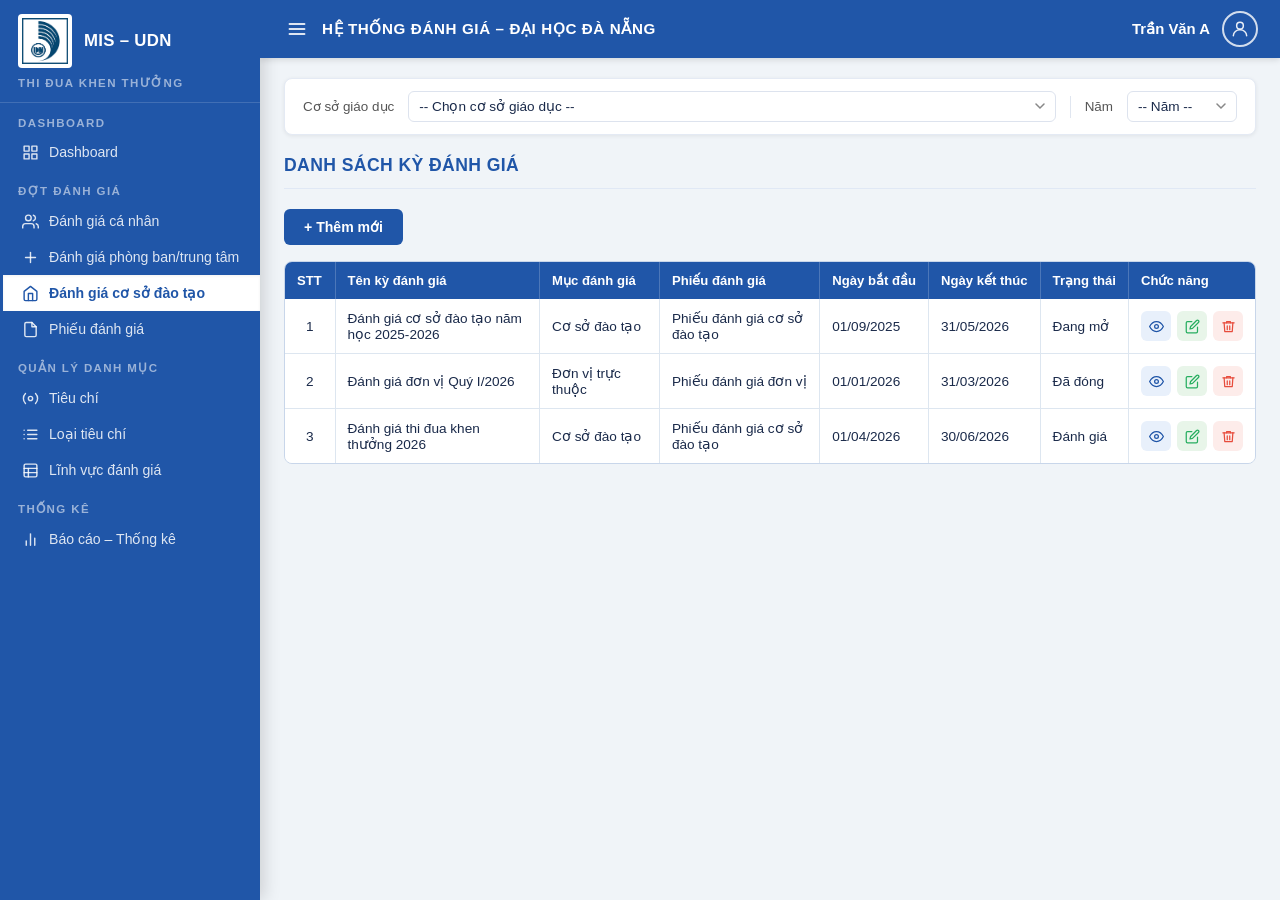
<file: Danhgiacosodaotao.html>
<!DOCTYPE html>
<html lang="vi">
<head>
<meta charset="UTF-8"/>
<meta name="viewport" content="width=device-width, initial-scale=1.0"/>
<title>Đánh giá cơ sở đào tạo – MIS UDN</title>

<link rel="stylesheet" href="style.css"/>
<style>
/* ── ADD MODAL ── */
.add-modal-overlay{display:none;position:fixed;inset:0;z-index:999;background:rgba(0,0,0,.35);align-items:center;justify-content:center}
.add-modal-overlay.open{display:flex}
.add-modal-box{background:#fff;border-radius:10px;width:min(680px,94vw);overflow:hidden;box-shadow:0 12px 40px rgba(0,0,0,.2);animation:popIn .2s cubic-bezier(.34,1.56,.64,1)}
.add-modal-header{background:#2056a8;display:flex;align-items:center;justify-content:space-between;padding:14px 22px}
.add-modal-title{font-size:.95rem;font-weight:700;color:#fff;letter-spacing:.3px}
.add-modal-close{background:none;border:none;color:#fff;cursor:pointer;font-size:1.3rem;opacity:.85}
.add-modal-close:hover{opacity:1}
.add-modal-body{padding:24px 28px;max-height:75vh;overflow-y:auto}
.add-modal-footer{display:flex;align-items:center;justify-content:flex-end;gap:12px;padding:16px 28px 22px;border-top:1px solid #e8ecf5}

/* ── FORM ── */
.form-row{display:grid;grid-template-columns:180px 1fr;align-items:center;gap:10px;margin-bottom:14px}
.form-label{font-size:.88rem;font-weight:500;color:#333}
.form-value{font-size:.88rem;font-weight:700;color:#2056a8}
.form-input{width:100%;border:1px solid #dde3ee;border-radius:6px;padding:9px 12px;font-size:.87rem;font-family:'Segoe UI','Arial',sans-serif;color:#1a2a4a;background:#fff;box-sizing:border-box}
.form-input:focus{outline:none;border-color:#2056a8;box-shadow:0 0 0 2px rgba(32,86,168,.1)}
.form-select{width:100%;border:1px solid #dde3ee;border-radius:6px;padding:9px 32px 9px 12px;font-size:.87rem;font-family:'Segoe UI','Arial',sans-serif;color:#666;background:#fff url("data:image/svg+xml,%3Csvg xmlns='http://www.w3.org/2000/svg' width='10' height='7' viewBox='0 0 10 7'%3E%3Cpath d='M1 1l4 4 4-4' stroke='%23888' stroke-width='1.5' fill='none' stroke-linecap='round'/%3E%3C/svg%3E") no-repeat right 10px center;appearance:none;cursor:pointer}
.form-select:focus{outline:none;border-color:#2056a8}

/* ── VALIDATION ── */
.form-error{font-size:.75rem;color:#e74c3c;margin-top:4px;display:none}
.form-error.show{display:block}
.form-input.error,.form-select.error{border-color:#e74c3c;box-shadow:0 0 0 2px rgba(231,76,60,.1)}

/* ── TABLE ── */
.table-wrap{margin-top:16px;border-radius:8px;border:1.5px solid #c8d6ea;overflow:hidden;display:none}
.table-wrap.show{display:block}
table{width:100%;border-collapse:collapse;font-size:.85rem}
thead tr{background:#2056a8}
thead th{padding:11px 12px;color:#fff;font-weight:600;font-size:.82rem;text-align:left;white-space:nowrap;border-right:1px solid rgba(255,255,255,.2)}
thead th:last-child{border-right:none}
tbody tr{border-bottom:1.5px solid #dde6f0;background:#fff;transition:background .15s}
tbody tr:last-child{border-bottom:none}
tbody tr:hover{background:#f5f8ff}
tbody td{padding:11px 12px;color:#1a2a4a;vertical-align:middle;border-right:1px solid #dde6f0}
tbody td:last-child{border-right:none}

/* ── ACTION BUTTONS ── */
.action-btns{display:flex;align-items:center;gap:6px;flex-wrap:nowrap}
.action-btn{width:30px;height:30px;border-radius:6px;border:none;display:flex;align-items:center;justify-content:center;cursor:pointer;transition:opacity .15s,transform .1s;position:relative;flex-shrink:0}
.action-btn:hover{opacity:.8;transform:scale(1.1)}
.action-btn.view{background:#e8f0fb;color:#2056a8}
.action-btn.add-rep{background:#e8f5e9;color:#27ae60}
.action-btn.add-rev{background:#fff3e0;color:#e67e22}
.action-btn.del{background:#fdecea;color:#e74c3c}
.action-btn .tooltip{display:none;position:absolute;bottom:36px;left:50%;transform:translateX(-50%);background:#333;color:#fff;font-size:.72rem;white-space:nowrap;padding:4px 8px;border-radius:4px;pointer-events:none;z-index:100}
.action-btn .tooltip::after{content:'';position:absolute;top:100%;left:50%;transform:translateX(-50%);border:5px solid transparent;border-top-color:#333}
.action-btn:hover .tooltip{display:block}

/* ── CHI TIẾT PAGE ── */
.chi-tiet-page{display:none;flex-direction:column;height:100%}
.chi-tiet-page.show{display:flex}
.chi-tiet-header{font-size:1.1rem;font-weight:700;color:#2056a8;letter-spacing:.4px;text-transform:uppercase;padding-bottom:12px;border-bottom:1.5px solid #e0e8f5;margin-bottom:20px}

/* ── DELETE MODAL ── */
.del-modal-overlay{display:none;position:fixed;inset:0;z-index:1000;background:rgba(0,0,0,.35);align-items:center;justify-content:center}
.del-modal-overlay.open{display:flex}
.del-modal-box{background:#fff;border-radius:10px;width:min(520px,92vw);overflow:hidden;box-shadow:0 12px 40px rgba(0,0,0,.2);animation:popIn .2s cubic-bezier(.34,1.56,.64,1)}
.del-modal-header{background:#2056a8;display:flex;align-items:center;justify-content:space-between;padding:14px 22px}
.del-modal-title{font-size:.9rem;font-weight:700;color:#fff;letter-spacing:.8px;text-transform:uppercase}
.del-modal-close{background:none;border:none;color:#fff;cursor:pointer;font-size:1.3rem;opacity:.85}
.del-modal-close:hover{opacity:1}
.del-modal-body{display:flex;align-items:center;gap:18px;padding:30px 28px}
.del-modal-icon{width:52px;height:52px;flex-shrink:0;border-radius:50%;border:2.5px solid #555;display:flex;align-items:center;justify-content:center;color:#555;font-size:1.4rem;font-weight:700}
.del-modal-msg{font-size:.92rem;color:#222;font-weight:500;line-height:1.5}
.del-modal-footer{display:flex;align-items:center;justify-content:flex-end;gap:12px;padding:14px 24px 22px}

/* ── ĐỐI TƯỢNG TABLE ── */
.dt-table-wrap{margin-top:16px;border-radius:8px;border:1.5px solid #c8d6ea;overflow:hidden;display:none}
.dt-table-wrap.show{display:block}

/* ── SORT ICON ── */
.sort-icon{font-size:.7rem;margin-left:3px;opacity:.7}

/* ── PAGES ── */
.cs-page{display:none;flex-direction:column}
.cs-page.show{display:flex}
.xct-page{display:none;flex-direction:column}
.xct-page.show{display:flex}

/* ── ĐỐI TƯỢNG MODAL – BẢNG ĐƠN VỊ THI ── */
.dt-unit-section{margin-top:18px}
.dt-unit-section-label{font-size:.85rem;font-weight:700;color:#2056a8;margin-bottom:10px;padding-bottom:6px;border-bottom:1.5px solid #e0e8f5}
.dt-unit-table-wrap{border-radius:6px;border:1.5px solid #c8d6ea;overflow:hidden;max-height:260px;overflow-y:auto}
.dt-unit-table{width:100%;border-collapse:collapse;font-size:.83rem}
.dt-unit-table thead tr{background:#2056a8;position:sticky;top:0;z-index:1}
.dt-unit-table thead th{padding:9px 10px;color:#fff;font-weight:600;white-space:nowrap;border-right:1px solid rgba(255,255,255,.2);text-align:left}
.dt-unit-table thead th:last-child{border-right:none}
.dt-unit-table tbody tr{border-bottom:1px solid #e4eaf4;background:#fff}
.dt-unit-table tbody tr:last-child{border-bottom:none}
.dt-unit-table tbody tr:hover{background:#f5f8ff}
.dt-unit-table tbody td{padding:9px 10px;color:#1a2a4a;border-right:1px solid #e4eaf4;vertical-align:middle}
.dt-unit-table tbody td:last-child{border-right:none}
.dt-unit-table input[type=checkbox]{width:16px;height:16px;cursor:pointer;accent-color:#2056a8}

/* ── STATUS BADGE ── */
.badge{display:inline-block;padding:3px 10px;border-radius:20px;font-size:.78rem;font-weight:600}
.badge-danh-gia{background:#e3efff;color:#1a66d6}
.badge-dang-mo{background:#e8f8ef;color:#1b8a4c}
.badge-dong{background:#fdecea;color:#c0392b}

/* ── CHI TIẾT ĐỐI TƯỢNG TABLE ── */
.xct-table-wrap{margin-top:16px;border-radius:8px;border:1.5px solid #c8d6ea;overflow:hidden}
.xct-table-wrap table{width:100%;border-collapse:collapse;font-size:.85rem}
.xct-table-wrap thead tr{background:#fff;border-bottom:2px solid #c8d6ea}
.xct-table-wrap thead th{padding:11px 12px;color:#1a2a4a;font-weight:700;font-size:.82rem;text-align:left;white-space:nowrap;border-right:1px solid #e4eaf4}
.xct-table-wrap thead th:last-child{border-right:none}
.xct-table-wrap tbody tr{border-bottom:1px solid #e4eaf4;background:#fff;transition:background .15s}
.xct-table-wrap tbody tr:last-child{border-bottom:none}
.xct-table-wrap tbody tr:hover{background:#f5f8ff}
.xct-table-wrap tbody td{padding:11px 12px;color:#1a2a4a;vertical-align:middle;border-right:1px solid #e4eaf4}
.xct-table-wrap tbody td:last-child{border-right:none}
</style>
</head>
<body>
<div class="app">

  <!-- ══ SIDEBAR ══ -->
  <aside class="sidebar" id="sidebar">
    <div class="sidebar-top">
      <div class="sidebar-brand">
        <div class="brand-logo" onclick="window.location.href='Dashboard.html'" title="Về trang chủ">
          <!-- ===== ĐỔI LOGO TẠI ĐÂY ===== -->
          <img src="./Hinhanh/logo.png" alt="Logo"/>
          <!-- ============================= -->
        </div>
        <div class="brand-name">MIS – UDN</div>
      </div>
      <div class="thi-dua-label">THI ĐUA KHEN THƯỞNG</div>
    </div>

    <div class="sidebar-section-label">Dashboard</div>
    <div class="nav-item" onclick="window.location.href='Dashboard.html'">
      <span class="icon"><svg width="17" height="17" viewBox="0 0 24 24" fill="none" stroke="currentColor" stroke-width="2" stroke-linecap="round" stroke-linejoin="round"><rect x="3" y="3" width="7" height="7"/><rect x="14" y="3" width="7" height="7"/><rect x="14" y="14" width="7" height="7"/><rect x="3" y="14" width="7" height="7"/></svg></span>
      Dashboard
    </div>

    <div class="sidebar-section-label">Đợt đánh giá</div>
    <div class="nav-item" onclick="window.location.href='Danhgiacanhan.html'">
      <span class="icon"><svg width="17" height="17" viewBox="0 0 24 24" fill="none" stroke="currentColor" stroke-width="2" stroke-linecap="round" stroke-linejoin="round"><path d="M17 21v-2a4 4 0 0 0-4-4H5a4 4 0 0 0-4 4v2"/><circle cx="9" cy="7" r="4"/><path d="M23 21v-2a4 4 0 0 0-3-3.87"/><path d="M16 3.13a4 4 0 0 1 0 7.75"/></svg></span>
      Đánh giá cá nhân
    </div>
    <div class="nav-item" onclick="window.location.href='Danhgiaphongban.html'">
      <span class="icon"><svg width="17" height="17" viewBox="0 0 24 24" fill="none" stroke="currentColor" stroke-width="2" stroke-linecap="round" stroke-linejoin="round"><line x1="12" y1="5" x2="12" y2="19"/><line x1="5" y1="12" x2="19" y2="12"/></svg></span>
      Đánh giá phòng ban/trung tâm
    </div>
    <div class="nav-item active" onclick="window.location.href='Danhgiacosodaotao.html'">
      <span class="icon"><svg width="17" height="17" viewBox="0 0 24 24" fill="none" stroke="currentColor" stroke-width="2" stroke-linecap="round" stroke-linejoin="round"><path d="M3 9l9-7 9 7v11a2 2 0 0 1-2 2H5a2 2 0 0 1-2-2z"/><polyline points="9 22 9 12 15 12 15 22"/></svg></span>
      Đánh giá cơ sở đào tạo
    </div>
    <div class="nav-item" onclick="window.location.href='Phieudanhgia.html'">
      <span class="icon"><svg width="17" height="17" viewBox="0 0 24 24" fill="none" stroke="currentColor" stroke-width="2" stroke-linecap="round" stroke-linejoin="round"><path d="M14 2H6a2 2 0 0 0-2 2v16a2 2 0 0 0 2 2h12a2 2 0 0 0 2-2V8z"/><polyline points="14 2 14 8 20 8"/></svg></span>
      Phiếu đánh giá
    </div>

    <div class="sidebar-section-label">Quản lý danh mục</div>
    <div class="nav-item" onclick="window.location.href='Tieuchi.html'">
      <span class="icon"><svg width="17" height="17" viewBox="0 0 24 24" fill="none" stroke="currentColor" stroke-width="2" stroke-linecap="round" stroke-linejoin="round"><circle cx="12" cy="12" r="3"/><path d="M19.07 4.93a10 10 0 0 1 0 14.14M4.93 4.93a10 10 0 0 0 0 14.14"/></svg></span>
      Tiêu chí
    </div>
    <div class="nav-item" onclick="window.location.href='Loaitieuchi.html'">
      <span class="icon"><svg width="17" height="17" viewBox="0 0 24 24" fill="none" stroke="currentColor" stroke-width="2" stroke-linecap="round" stroke-linejoin="round"><line x1="8" y1="6" x2="21" y2="6"/><line x1="8" y1="12" x2="21" y2="12"/><line x1="8" y1="18" x2="21" y2="18"/><line x1="3" y1="6" x2="3.01" y2="6"/><line x1="3" y1="12" x2="3.01" y2="12"/><line x1="3" y1="18" x2="3.01" y2="18"/></svg></span>
      Loại tiêu chí
    </div>
    <div class="nav-item" onclick="window.location.href='Linhvucdanhgia.html'">
      <span class="icon"><svg width="17" height="17" viewBox="0 0 24 24" fill="none" stroke="currentColor" stroke-width="2" stroke-linecap="round" stroke-linejoin="round"><rect x="3" y="3" width="18" height="18" rx="2"/><line x1="3" y1="9" x2="21" y2="9"/><line x1="3" y1="15" x2="21" y2="15"/><line x1="9" y1="9" x2="9" y2="21"/></svg></span>
      Lĩnh vực đánh giá
    </div>

    <div class="sidebar-section-label">Thống kê</div>
    <div class="nav-item" onclick="window.location.href='Baocao.html'">
      <span class="icon"><svg width="17" height="17" viewBox="0 0 24 24" fill="none" stroke="currentColor" stroke-width="2" stroke-linecap="round" stroke-linejoin="round"><line x1="18" y1="20" x2="18" y2="10"/><line x1="12" y1="20" x2="12" y2="4"/><line x1="6" y1="20" x2="6" y2="14"/></svg></span>
      Báo cáo – Thống kê
    </div>
  </aside>

  <!-- ══ MAIN ══ -->
  <div class="main">
    <header class="topbar">
      <button class="topbar-menu" onclick="document.getElementById('sidebar').classList.toggle('collapsed')">
        <svg width="20" height="20" viewBox="0 0 24 24" fill="none" stroke="currentColor" stroke-width="2.2" stroke-linecap="round"><line x1="3" y1="6" x2="21" y2="6"/><line x1="3" y1="12" x2="21" y2="12"/><line x1="3" y1="18" x2="21" y2="18"/></svg>
      </button>
      <div class="topbar-title">Hệ thống đánh giá – Đại học Đà Nẵng</div>
      <!-- ===== ĐỔI TÊN NGƯỜI DÙNG TẠI ĐÂY ===== -->
      <div class="user-profile" onclick="document.getElementById('logoutModal').classList.add('open')" title="Đăng xuất">
        <span class="user-name">Trần Văn A</span>
        <div class="user-avatar">
          <svg width="20" height="20" viewBox="0 0 24 24" fill="none" stroke="currentColor" stroke-width="1.8" stroke-linecap="round" stroke-linejoin="round">
            <circle cx="12" cy="8" r="4"/>
            <path d="M4 20c0-4 3.6-7 8-7s8 3 8 7"/>
          </svg>
        </div>
      </div>
      <!-- ========================================= -->
    </header>

    <!-- ══ PAGE 1: DANH SÁCH KỲ ĐÁNH GIÁ ══ -->
    <div class="content cs-page show" id="csPage">
      <div class="filter-bar" style="margin-bottom:20px">
        <span class="filter-label">Cơ sở giáo dục</span>
        <select class="filter-select">
          <option value="">-- Chọn cơ sở giáo dục --</option>
          <!-- ===== NHẬP TÊN CƠ SỞ GIÁO DỤC TẠI ĐÂY ===== -->
          <option>ĐẠI HỌC ĐÀ NẴNG</option>
          <option>TRƯỜNG ĐẠI HỌC KINH TẾ - ĐẠI HỌC ĐÀ NẴNG </option>
          <option>TRƯỜNG ĐẠI HỌC BÁCH KHOA - ĐẠI HỌC ĐÀ NẴNG</option>
          <Option>TRƯỜNG ĐẠI HỌC SƯ PHẠM - ĐẠI HỌC ĐÀ NẴNG</Option>
          <Option>TRƯỜNG ĐẠI HỌC SƯ PHẠM KỸ THUẬT - ĐẠI HỌC ĐÀ NẴNG</Option>
          <Option>TRƯỜNG ĐẠI HỌC NGOẠI NGỮ - ĐẠI HỌC ĐÀ NẴNG</Option>
          <Option>TRƯỜNG ĐẠI HỌC Y DƯỢC - ĐẠI HỌC ĐÀ NẴNG</Option>
          <Option>TRƯỜNG ĐẠI HỌC CÔNG NGHỆ THÔNG TIN VÀ TRUYỀN THÔNG VIỆT-HÀN</Option>
          <!-- ============================================== -->
        </select>
        <div class="filter-divider"></div>
        <span class="filter-label">Năm</span>
        <select class="filter-select filter-year">
          <option value="">-- Năm --</option>
          <!-- ===== NHẬP NĂM TẠI ĐÂY ===== -->
          <option>2026</option>
          <option>2025</option>
          <option>2024</option>
          <!-- ================================ -->
        </select>
      </div>
      <div class="page-title">Danh sách kỳ đánh giá</div>
      <div><button class="btn-add" onclick="openCsAddModal()">+ Thêm mới</button></div>
      <div class="table-wrap" id="csDataTable">
        <table>
          <thead><tr>
            <th style="width:50px">STT</th>
            <th>Tên kỳ đánh giá</th>
            <th>Mục đánh giá</th>
            <th>Phiếu đánh giá</th>
            <th>Ngày bắt đầu</th>
            <th>Ngày kết thúc</th>
            <th>Trạng thái</th>
            <th style="width:110px">Chức năng</th>
          </tr></thead>
          <tbody id="csTableBody"></tbody>
        </table>
      </div>
    </div>

    <!-- ══ PAGE 2: CHI TIẾT KỲ ĐÁNH GIÁ ══ -->
    <div class="content chi-tiet-page" id="csChiTietPage">
      <div style="display:flex;align-items:center;gap:8px;margin-bottom:2px">
        <button onclick="closeCsChiTiet()" style="background:none;border:none;cursor:pointer;color:#2056a8;padding:2px 4px;display:flex;align-items:center;">
          <svg width="18" height="18" viewBox="0 0 24 24" fill="none" stroke="#2056a8" stroke-width="2.5" stroke-linecap="round" stroke-linejoin="round"><polyline points="15 18 9 12 15 6"/></svg>
        </button>
        <div class="chi-tiet-header" id="csChiTietTitle" style="margin-bottom:0;border-bottom:none;padding-bottom:0">Chi tiết kỳ đánh giá</div>
      </div>
      <div style="border-bottom:1.5px solid #e0e8f5;margin-bottom:20px;margin-top:10px"></div>
      <div><button class="btn-add" onclick="openCsDtModal()">+ Thêm đối tượng đánh giá</button></div>

      <!-- Bảng đối tượng đánh giá -->
      <div class="dt-table-wrap" id="csDtTable">
        <table>
          <thead><tr>
            <th style="width:50px">STT</th>
            <th style="width:110px">Mã đơn vị</th>
            <th>Tên Đơn vị</th>
            <th>Người đại diện đánh giá</th>
            <th>Người xét duyệt</th>
            <th style="width:130px">Trạng thái đánh giá</th>
            <th style="width:140px">Chức năng</th>
          </tr></thead>
          <tbody id="csDtTableBody"></tbody>
        </table>
      </div>
    </div>

    <!-- ══ PAGE 3: CHI TIẾT ĐỐI TƯỢNG ĐÁNH GIÁ (hình 3) ══ -->
    <div class="content xct-page" id="xctPage">
      <div style="display:flex;align-items:center;gap:8px;margin-bottom:2px">
        <button onclick="closeXctPage()" style="background:none;border:none;cursor:pointer;color:#2056a8;padding:2px 4px;display:flex;align-items:center;">
          <svg width="18" height="18" viewBox="0 0 24 24" fill="none" stroke="#2056a8" stroke-width="2.5" stroke-linecap="round" stroke-linejoin="round"><polyline points="15 18 9 12 15 6"/></svg>
        </button>
        <div class="chi-tiet-header" id="xctTitle" style="margin-bottom:0;border-bottom:none;padding-bottom:0">Chi tiết đối tượng đánh giá</div>
      </div>
      <div style="border-bottom:1.5px solid #e0e8f5;margin-bottom:20px;margin-top:10px"></div>

      <div class="xct-table-wrap">
        <table>
          <thead>
            <tr>
              <th style="width:110px">Mã Tiêu chí</th>
              <th>Tên Tiêu Chí</th>
              <th style="width:100px;text-align:center">Thang điểm</th>
              <th style="width:110px;text-align:center">Điểm tự chấm</th>
              <th style="width:110px;text-align:center">Điểm Xét duyệt</th>
              <th style="width:130px">Trạng thái đánh giá</th>
            </tr>
          </thead>
          <tbody id="xctTableBody">
            <!-- ===== NHẬP NỘI DUNG TIÊU CHÍ TẠI ĐÂY =====
                 Sao chép và thay nội dung:
                 <tr>
                   <td>01.01.01</td>
                   <td>Tên tiêu chí...</td>
                   <td style="text-align:center">10</td>
                   <td style="text-align:center">0</td>
                   <td style="text-align:center">0</td>
                   <td>Đánh giá</td>
                 </tr>
                 ================================================= -->
            <tr>
              <td>01.01.01</td>
              <td>Kết quả tuyển sinh đại học chính quy</td>
              <td style="text-align:center">10</td>
              <td style="text-align:center">0</td>
              <td style="text-align:center">0</td>
              <td>Đánh giá</td>
            </tr>
            <tr>
              <td>01.01.02</td>
              <td>Kết quả tuyển sinh đào tạo thạc sỹ</td>
              <td style="text-align:center">10</td>
              <td style="text-align:center">0</td>
              <td style="text-align:center">0</td>
              <td>Đánh giá</td>
            </tr>
          </tbody>
        </table>
      </div>
    </div>

  </div><!-- end .main -->
</div><!-- end .app -->


<!-- ══════════════════════════════════════
     MODAL: THÊM MỚI KỲ ĐÁNH GIÁ
════════════════════════════════════════ -->
<div class="add-modal-overlay" id="csAddModal">
  <div class="add-modal-box">
    <div class="add-modal-header">
      <span class="add-modal-title">Thêm mới kỳ đánh giá</span>
      <button class="add-modal-close" onclick="closeCsAddModal()">&#x2715;</button>
    </div>
    <div class="add-modal-body">
      <div class="form-row">
        <span class="form-label">Cơ sở giáo dục</span>
        <span class="form-value">ĐẠI HỌC ĐÀ NẴNG</span>
      </div>
      <div class="form-row">
        <label class="form-label">Mục đánh giá</label>
        <div>
          <select class="form-select" id="cs-f-muc" oninput="csClearErr('cs-f-muc','cs-e-muc')">
            <option value="">Chọn mục đánh giá</option>
            <!-- ===== NHẬP MỤC ĐÁNH GIÁ TẠI ĐÂY ===== -->
            <option>Cơ sở đào tạo</option>
            <option>Đơn vị trực thuộc</option>
            <!-- ========================================= -->
          </select>
          <div class="form-error" id="cs-e-muc">Vui lòng chọn mục đánh giá</div>
        </div>
      </div>
      <div class="form-row">
        <label class="form-label">Phiếu đánh giá</label>
        <div>
          <select class="form-select" id="cs-f-phieu" oninput="csClearErr('cs-f-phieu','cs-e-phieu')">
            <option value="">Chọn phiếu đánh giá</option>
            <!-- ===== NHẬP PHIẾU ĐÁNH GIÁ TẠI ĐÂY ===== -->
            <option>Phiếu đánh giá cơ sở đào tạo</option>
            <option>Phiếu đánh giá đơn vị</option>
            <!-- =========================================== -->
          </select>
          <div class="form-error" id="cs-e-phieu">Vui lòng chọn phiếu đánh giá</div>
        </div>
      </div>
      <div class="form-row">
        <label class="form-label">Tên kỳ đánh giá</label>
        <div>
          <input class="form-input" type="text" id="cs-f-ten" placeholder="Nhập tên kỳ đánh giá" oninput="csClearErr('cs-f-ten','cs-e-ten')"/>
          <div class="form-error" id="cs-e-ten">Vui lòng nhập tên kỳ đánh giá</div>
        </div>
      </div>
      <div class="form-row">
        <label class="form-label">Ngày bắt đầu</label>
        <div>
          <input class="form-input" type="date" id="cs-f-batdau" oninput="csClearErr('cs-f-batdau','cs-e-batdau')"/>
          <div class="form-error" id="cs-e-batdau">Vui lòng chọn ngày bắt đầu</div>
        </div>
      </div>
      <div class="form-row">
        <label class="form-label">Ngày kết thúc</label>
        <div>
          <input class="form-input" type="date" id="cs-f-ketthuc" oninput="csClearErr('cs-f-ketthuc','cs-e-ketthuc')"/>
          <div class="form-error" id="cs-e-ketthuc">Vui lòng chọn ngày kết thúc</div>
        </div>
      </div>
      <div class="form-row">
        <label class="form-label">Trạng thái</label>
        <div>
          <select class="form-select" id="cs-f-trangthai" oninput="csClearErr('cs-f-trangthai','cs-e-trangthai')">
            <option value="">Chọn trạng thái</option>
            <!-- ===== NHẬP TRẠNG THÁI TẠI ĐÂY ===== -->
            <option>Đánh giá</option>
            <option>Đang mở</option>
            <option>Đã đóng</option>
            <!-- ======================================= -->
          </select>
          <div class="form-error" id="cs-e-trangthai">Vui lòng chọn trạng thái</div>
        </div>
      </div>
    </div>
    <div class="add-modal-footer">
      <button class="modal-btn cancel" onclick="closeCsAddModal()">&#x2715; Đóng</button>
      <button class="modal-btn confirm" onclick="saveCsRecord()">Lưu lại</button>
    </div>
  </div>
</div>


<!-- ══════════════════════════════════════
     MODAL: CHỈNH SỬA KỲ ĐÁNH GIÁ
════════════════════════════════════════ -->
<div class="add-modal-overlay" id="csEditModal">
  <div class="add-modal-box">
    <div class="add-modal-header">
      <span class="add-modal-title">Chỉnh sửa kỳ đánh giá</span>
      <button class="add-modal-close" onclick="closeCsEditModal()">&#x2715;</button>
    </div>
    <div class="add-modal-body">
      <div class="form-row">
        <span class="form-label">Cơ sở giáo dục</span>
        <span class="form-value">ĐẠI HỌC ĐÀ NẴNG</span>
      </div>
      <div class="form-row">
        <label class="form-label">Mục đánh giá</label>
        <div>
          <select class="form-select" id="cse-f-muc">
            <option value="">Chọn mục đánh giá</option>
            <option>Cơ sở đào tạo</option>
            <option>Đơn vị trực thuộc</option>
          </select>
        </div>
      </div>
      <div class="form-row">
        <label class="form-label">Phiếu đánh giá</label>
        <div>
          <select class="form-select" id="cse-f-phieu">
            <option value="">Chọn phiếu đánh giá</option>
            <option>Phiếu đánh giá cơ sở đào tạo</option>
            <option>Phiếu đánh giá đơn vị</option>
          </select>
        </div>
      </div>
      <div class="form-row">
        <label class="form-label">Tên kỳ đánh giá</label>
        <div><input class="form-input" type="text" id="cse-f-ten" placeholder="Nhập tên kỳ đánh giá"/></div>
      </div>
      <div class="form-row">
        <label class="form-label">Ngày bắt đầu</label>
        <div><input class="form-input" type="date" id="cse-f-batdau"/></div>
      </div>
      <div class="form-row">
        <label class="form-label">Ngày kết thúc</label>
        <div><input class="form-input" type="date" id="cse-f-ketthuc"/></div>
      </div>
      <div class="form-row">
        <label class="form-label">Trạng thái</label>
        <div>
          <select class="form-select" id="cse-f-trangthai">
            <option value="">Chọn trạng thái</option>
            <option>Đánh giá</option>
            <option>Đang mở</option>
            <option>Đã đóng</option>
          </select>
        </div>
      </div>
    </div>
    <div class="add-modal-footer">
      <button class="modal-btn cancel" onclick="closeCsEditModal()">&#x2715; Đóng</button>
      <button class="modal-btn confirm" onclick="saveCsEdit()">Lưu lại</button>
    </div>
  </div>
</div>


<!-- ══════════════════════════════════════
     MODAL: XOÁ KỲ ĐÁNH GIÁ
════════════════════════════════════════ -->
<div class="del-modal-overlay" id="csDelModal">
  <div class="del-modal-box">
    <div class="del-modal-header">
      <span class="del-modal-title">Xoá kỳ đánh giá</span>
      <button class="del-modal-close" onclick="closeCsDelModal()">&#x2715;</button>
    </div>
    <div class="del-modal-body">
      <div class="del-modal-icon">?</div>
      <div class="del-modal-msg" id="csDelMsg">Bạn có chắc chắn muốn xoá kỳ đánh giá này?</div>
    </div>
    <div class="del-modal-footer">
      <button class="modal-btn cancel" onclick="closeCsDelModal()">&#x2715; Huỷ</button>
      <button class="modal-btn confirm" style="background:#e74c3c;border-color:#e74c3c" onclick="confirmCsDelete()">
        <svg width="15" height="15" viewBox="0 0 24 24" fill="none" stroke="currentColor" stroke-width="2.2" stroke-linecap="round" stroke-linejoin="round"><polyline points="3 6 5 6 21 6"/><path d="M19 6l-1 14H6L5 6"/><path d="M10 11v6M14 11v6"/><path d="M9 6V4h6v2"/></svg>
        Xoá
      </button>
    </div>
  </div>
</div>


<!-- ══════════════════════════════════════
     MODAL: THÊM ĐỐI TƯỢNG ĐÁNH GIÁ
     (bảng chọn đơn vị thi – tự nhập)
════════════════════════════════════════ -->
<div class="add-modal-overlay" id="csDtModal">
  <div class="add-modal-box" style="width:min(760px,96vw)">
    <div class="add-modal-header">
      <span class="add-modal-title">Thêm đối tượng đánh giá</span>
      <button class="add-modal-close" onclick="closeCsDtModal()">&#x2715;</button>
    </div>
    <div class="add-modal-body">
      <div class="form-row">
        <span class="form-label">Cơ sở đào tạo:</span>
        <span class="form-value">ĐẠI HỌC ĐÀ NẴNG</span>
      </div>
      <div class="form-row">
        <span class="form-label">Kỳ đánh giá:</span>
        <span class="form-value" id="csDtKyDanhGia"></span>
      </div>

      <!-- Bảng danh sách đơn vị thi -->
      <div class="dt-unit-section">
        <div class="dt-unit-section-label">Danh sách đơn vị</div>
        <div class="dt-unit-table-wrap">
          <table class="dt-unit-table">
            <thead>
              <tr>
                <th style="width:44px;text-align:center">TT</th>
                <th style="width:110px">Mã đơn vị <span class="sort-icon">↑↓</span></th>
                <th>Tên đơn vị <span class="sort-icon">↑↓</span></th>
                <th style="width:44px;text-align:center">
                  <input type="checkbox" id="selectAllUnits" onclick="toggleSelectAll(this)" title="Chọn tất cả"/>
                </th>
              </tr>
            </thead>
            <tbody id="unitTableBody">
              <!-- ===== NHẬP DANH SÁCH ĐƠN VỊ THI TẠI ĐÂY =====
                   Sao chép mẫu dưới và thay nội dung:
                   <tr>
                     <td style="text-align:center">1</td>
                     <td>MÃ_ĐƠN_VỊ</td>
                     <td>TÊN ĐƠN VỊ ĐẦY ĐỦ</td>
                     <td style="text-align:center">
                       <input type="checkbox" class="unit-check"
                              value="MÃ_ĐƠN_VỊ"
                              data-ten="TÊN ĐƠN VỊ"/>
                     </td>
                   </tr>
                   ================================================= -->
              <tr>
                <td style="text-align:center">1</td>
                <td>VKU</td>
                <td>TRƯỜNG ĐẠI HỌC CÔNG NGHỆ THÔNG TIN VÀ TRUYỀN THÔNG VIỆT HÀN (ĐẠI HỌC ĐÀ NẴNG)</td>
                <td style="text-align:center"><input type="checkbox" class="unit-check" value="VKU" data-ten="Trường Đại học Công nghệ Thông tin và Truyền thông Việt Hàn (Đại học Đà Nẵng)"/></td>
              </tr>
              <tr>
                <td style="text-align:center">2</td>
                <td>DNIIT</td>
                <td>Viện Công nghệ quốc tế - DNIIT</td>
                <td style="text-align:center"><input type="checkbox" class="unit-check" value="DNIIT" data-ten="Viện Công nghệ quốc tế - DNIIT"/></td>
              </tr>
              <tr>
                <td style="text-align:center">3</td>
                <td>SDC</td>
                <td>Trung tâm Phát triển phần mềm</td>
                <td style="text-align:center"><input type="checkbox" class="unit-check" value="SDC" data-ten="Trung tâm Phát triển phần mềm"/></td>
              </tr>
              <tr>
                <td style="text-align:center">4</td>
                <td>DDQ</td>
                <td>TRƯỜNG ĐẠI HỌC KINH TẾ (ĐẠI HỌC ĐÀ NẴNG)</td>
                <td style="text-align:center"><input type="checkbox" class="unit-check" value="DDQ" data-ten="Trường Đại học Kinh tế (Đại học Đà Nẵng)"/></td>
              </tr>
              <tr>
                <td style="text-align:center">5</td>
                <td>DUT</td>
                <td>TRƯỜNG ĐẠI HỌC BÁCH KHOA (ĐẠI HỌC ĐÀ NẴNG)</td>
                <td style="text-align:center"><input type="checkbox" class="unit-check" value="DUT" data-ten="Trường Đại học Bách khoa (Đại học Đà Nẵng)"/></td>
              </tr>
              <tr>
                <td style="text-align:center">6</td>
                <td>UD-FE</td>
                <td>TRƯỜNG NGOẠI NGỮ (ĐẠI HỌC ĐÀ NẴNG)</td>
                <td style="text-align:center"><input type="checkbox" class="unit-check" value="UD-FE" data-ten="Trường Ngoại ngữ (Đại học Đà Nẵng)"/></td>
              </tr>
            </tbody>
          </table>
        </div>
        <div class="form-error" id="csDt-e-unit" style="margin-top:6px">Vui lòng chọn ít nhất một đơn vị</div>
      </div>
    </div>
    <div class="add-modal-footer">
      <button class="modal-btn cancel" onclick="closeCsDtModal()">&#x2715; Đóng</button>
      <button class="modal-btn confirm" onclick="saveCsDt()">Lưu lại</button>
    </div>
  </div>
</div>


<!-- ══════════════════════════════════════
     MODAL: THÊM NGƯỜI ĐẠI DIỆN ĐÁNH GIÁ (hình 1)
════════════════════════════════════════ -->
<div class="add-modal-overlay" id="nddModal">
  <div class="add-modal-box" style="width:min(560px,94vw)">
    <div class="add-modal-header">
      <span class="add-modal-title">THÊM NGƯỜI ĐẠI DIỆN ĐÁNH GIÁ</span>
      <button class="add-modal-close" onclick="closeNddModal()">&#x2715;</button>
    </div>
    <div class="add-modal-body">
      <div class="form-row">
        <span class="form-label">Cơ sở giáo dục</span>
        <span class="form-value">ĐẠI HỌC ĐÀ NẴNG</span>
      </div>
      <div class="form-row">
        <span class="form-label">Kỳ đánh giá</span>
        <span class="form-value" id="nddKyDanhGia"></span>
      </div>
      <div class="form-row">
        <label class="form-label">Người đại diện đánh giá</label>
        <div>
          <select class="form-select" id="ndd-canbo" oninput="csClearErr('ndd-canbo','ndd-e-canbo')">
            <option value="">Chọn cán bộ</option>
            <!-- ===== NHẬP CÁN BỘ ĐẠI DIỆN TẠI ĐÂY ===== -->
            <option value="Trần Văn A">Trần Văn A</option>
            <option value="Nguyễn Thị B">Nguyễn Thị B</option>
            <option value="Lê Văn C">Lê Văn C</option>
            <option value="Phạm Thị D">Phạm Thị D</option>
            <!-- =========================================== -->
          </select>
          <div class="form-error" id="ndd-e-canbo">Vui lòng chọn người đại diện</div>
        </div>
      </div>
    </div>
    <div class="add-modal-footer">
      <button class="modal-btn cancel" onclick="closeNddModal()">X Đóng</button>
      <button class="modal-btn confirm" onclick="saveNdd()">Lưu lại</button>
    </div>
  </div>
</div>


<!-- ══════════════════════════════════════
     MODAL: THÊM NGƯỜI XÉT DUYỆT (hình 2)
════════════════════════════════════════ -->
<div class="add-modal-overlay" id="nxdModal">
  <div class="add-modal-box" style="width:min(560px,94vw)">
    <div class="add-modal-header">
      <span class="add-modal-title">THÊM NGƯỜI XÉT DUYỆT</span>
      <button class="add-modal-close" onclick="closeNxdModal()">&#x2715;</button>
    </div>
    <div class="add-modal-body">
      <div class="form-row">
        <span class="form-label">Cơ sở giáo dục</span>
        <span class="form-value">ĐẠI HỌC ĐÀ NẴNG</span>
      </div>
      <div class="form-row">
        <span class="form-label">Kỳ đánh giá</span>
        <span class="form-value" id="nxdKyDanhGia"></span>
      </div>
      <div class="form-row">
        <label class="form-label">Phòng ban</label>
        <div>
          <select class="form-select" id="nxd-phongban" oninput="csClearErr('nxd-phongban','nxd-e-phongban')">
            <option value="">Chọn phòng ban</option>
            <!-- ===== NHẬP PHÒNG BAN TẠI ĐÂY ===== -->
            <option>Phòng Tổ chức – Hành chính</option>
            <option>Phòng Đào tạo</option>
            <option>Phòng Kế hoạch – Tài chính</option>
            <option>Phòng Công tác sinh viên</option>
            <!-- ======================================= -->
          </select>
          <div class="form-error" id="nxd-e-phongban">Vui lòng chọn phòng ban</div>
        </div>
      </div>
      <div class="form-row">
        <label class="form-label">Người Xét duyệt</label>
        <div>
          <select class="form-select" id="nxd-canbo" oninput="csClearErr('nxd-canbo','nxd-e-canbo')">
            <option value="">Chọn cán bộ</option>
            <!-- ===== NHẬP DANH SÁCH CÁN BỘ XÉT DUYỆT TẠI ĐÂY ===== -->
            <option value="Trần Văn A">Trần Văn A</option>
            <option value="Nguyễn Thị B">Nguyễn Thị B</option>
            <option value="Lê Văn C">Lê Văn C</option>
            <option value="Phạm Thị D">Phạm Thị D</option>
            <!-- ======================================================= -->
          </select>
          <div class="form-error" id="nxd-e-canbo">Vui lòng chọn người xét duyệt</div>
        </div>
      </div>
    </div>
    <div class="add-modal-footer">
      <button class="modal-btn cancel" onclick="closeNxdModal()">X Đóng</button>
      <button class="modal-btn confirm" onclick="saveNxd()">Lưu lại</button>
    </div>
  </div>
</div>


<!-- ══════════════════════════════════════
     MODAL: XOÁ ĐỐI TƯỢNG ĐÁNH GIÁ
════════════════════════════════════════ -->
<div class="del-modal-overlay" id="csDtDelModal">
  <div class="del-modal-box">
    <div class="del-modal-header">
      <span class="del-modal-title">Xoá đối tượng đánh giá</span>
      <button class="del-modal-close" onclick="closeCsDtDelModal()">&#x2715;</button>
    </div>
    <div class="del-modal-body">
      <div class="del-modal-icon">?</div>
      <div class="del-modal-msg" id="csDtDelMsg">Bạn có chắc chắn muốn xoá đối tượng đánh giá này?</div>
    </div>
    <div class="del-modal-footer">
      <button class="modal-btn cancel" onclick="closeCsDtDelModal()">&#x2715; Huỷ</button>
      <button class="modal-btn confirm" style="background:#e74c3c;border-color:#e74c3c" onclick="confirmCsDtDelete()">
        <svg width="15" height="15" viewBox="0 0 24 24" fill="none" stroke="currentColor" stroke-width="2.2" stroke-linecap="round" stroke-linejoin="round"><polyline points="3 6 5 6 21 6"/><path d="M19 6l-1 14H6L5 6"/><path d="M10 11v6M14 11v6"/><path d="M9 6V4h6v2"/></svg>
        Xoá
      </button>
    </div>
  </div>
</div>


<!-- ══ LOGOUT MODAL ══ -->
<div class="modal-overlay" id="logoutModal">
  <div class="modal-box">
    <div class="modal-header">
      <span class="modal-header-title">Đăng xuất</span>
      <button class="modal-close" onclick="document.getElementById('logoutModal').classList.remove('open')">&#x2715;</button>
    </div>
    <div class="modal-body">
      <div class="modal-icon">?</div>
      <div class="modal-msg">Bạn chắc chắn muốn đăng xuất?</div>
    </div>
    <div class="modal-footer">
      <button class="modal-btn cancel" onclick="document.getElementById('logoutModal').classList.remove('open')">&#x2715; Huỷ</button>
      <button class="modal-btn confirm" onclick="window.location.href='index.html'">
        <svg width="15" height="15" viewBox="0 0 24 24" fill="none" stroke="currentColor" stroke-width="2.2" stroke-linecap="round" stroke-linejoin="round"><path d="M9 21H5a2 2 0 0 1-2-2V5a2 2 0 0 1 2-2h4"/><polyline points="16 17 21 12 16 7"/><line x1="21" y1="12" x2="9" y2="12"/></svg>
        Đăng xuất
      </button>
    </div>
  </div>
</div>


<script>
/* ============================================================
   DỮ LIỆU
   ============================================================ */
let csRecords = [
  {muc:'Cơ sở đào tạo', phieu:'Phiếu đánh giá cơ sở đào tạo', ten:'Đánh giá cơ sở đào tạo năm học 2025-2026', batdau:'2025-09-01', ketthuc:'2026-05-31', trangthai:'Đang mở', dtRecords:[]},
  {muc:'Đơn vị trực thuộc', phieu:'Phiếu đánh giá đơn vị', ten:'Đánh giá đơn vị Quý I/2026', batdau:'2026-01-01', ketthuc:'2026-03-31', trangthai:'Đã đóng', dtRecords:[]},
  {muc:'Cơ sở đào tạo', phieu:'Phiếu đánh giá cơ sở đào tạo', ten:'Đánh giá thi đua khen thưởng 2026', batdau:'2026-04-01', ketthuc:'2026-06-30', trangthai:'Đánh giá', dtRecords:[]},
];
 // danh sách kỳ đánh giá
let csDtRecords = [];  // đối tượng của kỳ đang xem
let csEditIdx   = -1;
let csDelIdx    = -1;
let csDtDelIdx  = -1;
let nddIdx      = -1;  // index đối tượng đang thêm người đại diện
let nxdIdx      = -1;  // index đối tượng đang thêm người xét duyệt

/* ── Tiện ích ── */
function formatDate(d){ if(!d) return ''; const p=d.split('-'); return p[2]+'/'+p[1]+'/'+p[0]; }

function csClearErr(inputId, errId){
  const el=document.getElementById(inputId); if(el) el.classList.remove('error');
  const er=document.getElementById(errId);   if(er) er.classList.remove('show');
}
function csShowErr(inputId, errId){
  const el=document.getElementById(inputId); if(el) el.classList.add('error');
  const er=document.getElementById(errId);   if(er) er.classList.add('show');
}

function hideAllPages(){
  document.getElementById('csPage').classList.remove('show');
  document.getElementById('csChiTietPage').classList.remove('show');
  document.getElementById('xctPage').classList.remove('show');
}

function setActive(el){
  document.querySelectorAll('.nav-item').forEach(i=>i.classList.remove('active'));
  el.classList.add('active');
}

/* ════════════════════════════════════════
   DANH SÁCH KỲ ĐÁNH GIÁ
   ════════════════════════════════════════ */
function openCsAddModal(){
  ['cs-f-muc','cs-f-phieu','cs-f-ten','cs-f-batdau','cs-f-ketthuc','cs-f-trangthai'].forEach(id=>{
    const el=document.getElementById(id); if(el){ el.value=''; el.classList.remove('error'); }
  });
  ['cs-e-muc','cs-e-phieu','cs-e-ten','cs-e-batdau','cs-e-ketthuc','cs-e-trangthai'].forEach(id=>{
    const el=document.getElementById(id); if(el) el.classList.remove('show');
  });
  document.getElementById('csAddModal').classList.add('open');
}
function closeCsAddModal(){ document.getElementById('csAddModal').classList.remove('open'); }

function saveCsRecord(){
  const muc      = document.getElementById('cs-f-muc').value;
  const phieu    = document.getElementById('cs-f-phieu').value;
  const ten      = document.getElementById('cs-f-ten').value.trim();
  const batdau   = document.getElementById('cs-f-batdau').value;
  const ketthuc  = document.getElementById('cs-f-ketthuc').value;
  const trangthai= document.getElementById('cs-f-trangthai').value;
  let valid=true;
  if(!muc)     { csShowErr('cs-f-muc','cs-e-muc');             valid=false; } else csClearErr('cs-f-muc','cs-e-muc');
  if(!phieu)   { csShowErr('cs-f-phieu','cs-e-phieu');         valid=false; } else csClearErr('cs-f-phieu','cs-e-phieu');
  if(!ten)     { csShowErr('cs-f-ten','cs-e-ten');             valid=false; } else csClearErr('cs-f-ten','cs-e-ten');
  if(!batdau)  { csShowErr('cs-f-batdau','cs-e-batdau');       valid=false; } else csClearErr('cs-f-batdau','cs-e-batdau');
  if(!ketthuc) { csShowErr('cs-f-ketthuc','cs-e-ketthuc');     valid=false; } else csClearErr('cs-f-ketthuc','cs-e-ketthuc');
  if(!trangthai){csShowErr('cs-f-trangthai','cs-e-trangthai'); valid=false; } else csClearErr('cs-f-trangthai','cs-e-trangthai');
  if(!valid) return;
  csRecords.push({muc, phieu, ten, batdau, ketthuc, trangthai, dtRecords:[]});
  renderCsTable();
  closeCsAddModal();
}

function openCsEditModal(idx){
  csEditIdx=idx;
  const r=csRecords[idx];
  document.getElementById('cse-f-muc').value=r.muc;
  document.getElementById('cse-f-phieu').value=r.phieu;
  document.getElementById('cse-f-ten').value=r.ten;
  document.getElementById('cse-f-batdau').value=r.batdau;
  document.getElementById('cse-f-ketthuc').value=r.ketthuc;
  document.getElementById('cse-f-trangthai').value=r.trangthai;
  document.getElementById('csEditModal').classList.add('open');
}
function closeCsEditModal(){ document.getElementById('csEditModal').classList.remove('open'); csEditIdx=-1; }
function saveCsEdit(){
  if(csEditIdx<0) return;
  csRecords[csEditIdx]={
    ...csRecords[csEditIdx],
    muc:document.getElementById('cse-f-muc').value,
    phieu:document.getElementById('cse-f-phieu').value,
    ten:document.getElementById('cse-f-ten').value,
    batdau:document.getElementById('cse-f-batdau').value,
    ketthuc:document.getElementById('cse-f-ketthuc').value,
    trangthai:document.getElementById('cse-f-trangthai').value,
  };
  renderCsTable();
  closeCsEditModal();
}

function openCsDelModal(idx){
  csDelIdx=idx;
  document.getElementById('csDelMsg').textContent='Bạn có chắc chắn muốn xoá Kỳ đánh giá ['+csRecords[idx].ten+'] ?';
  document.getElementById('csDelModal').classList.add('open');
}
function closeCsDelModal(){ document.getElementById('csDelModal').classList.remove('open'); csDelIdx=-1; }
function confirmCsDelete(){
  if(csDelIdx>=0){ csRecords.splice(csDelIdx,1); renderCsTable(); }
  closeCsDelModal();
}

function openCsChiTiet(idx){
  window._csCurKyIdx=idx;
  const r=csRecords[idx];
  document.getElementById('csChiTietTitle').textContent='CHI TIẾT KỲ ĐÁNH GIÁ - '+r.ten.toUpperCase();
  csDtRecords=r.dtRecords||[];
  renderCsDtTable();
  hideAllPages();
  document.getElementById('csChiTietPage').classList.add('show');
}
function closeCsChiTiet(){
  hideAllPages();
  document.getElementById('csPage').classList.add('show');
}

function renderCsTable(){
  const wrap =document.getElementById('csDataTable');
  const tbody=document.getElementById('csTableBody');
  if(csRecords.length===0){ wrap.classList.remove('show'); return; }
  wrap.classList.add('show');
  tbody.innerHTML=csRecords.map((r,i)=>`
    <tr>
      <td style="text-align:center">${i+1}</td>
      <td>${r.ten}</td>
      <td>${r.muc}</td>
      <td>${r.phieu}</td>
      <td>${formatDate(r.batdau)}</td>
      <td>${formatDate(r.ketthuc)}</td>
      <td>${r.trangthai}</td>
      <td>
        <div class="action-btns">
          <button class="action-btn view" onclick="openCsChiTiet(${i})">
            <svg width="15" height="15" viewBox="0 0 24 24" fill="none" stroke="currentColor" stroke-width="2" stroke-linecap="round" stroke-linejoin="round"><path d="M1 12s4-8 11-8 11 8 11 8-4 8-11 8-11-8-11-8z"/><circle cx="12" cy="12" r="3"/></svg>
            <span class="tooltip">Xem chi tiết</span>
          </button>
          <button class="action-btn add-rep" onclick="openCsEditModal(${i})">
            <svg width="15" height="15" viewBox="0 0 24 24" fill="none" stroke="currentColor" stroke-width="2" stroke-linecap="round" stroke-linejoin="round"><path d="M11 4H4a2 2 0 0 0-2 2v14a2 2 0 0 0 2 2h14a2 2 0 0 0 2-2v-7"/><path d="M18.5 2.5a2.121 2.121 0 0 1 3 3L12 15l-4 1 1-4 9.5-9.5z"/></svg>
            <span class="tooltip">Chỉnh sửa</span>
          </button>
          <button class="action-btn del" onclick="openCsDelModal(${i})">
            <svg width="15" height="15" viewBox="0 0 24 24" fill="none" stroke="currentColor" stroke-width="2" stroke-linecap="round" stroke-linejoin="round"><polyline points="3 6 5 6 21 6"/><path d="M19 6l-1 14H6L5 6"/><path d="M10 11v6M14 11v6"/><path d="M9 6V4h6v2"/></svg>
            <span class="tooltip">Xoá</span>
          </button>
        </div>
      </td>
    </tr>`).join('');
}


/* ════════════════════════════════════════
   THÊM ĐỐI TƯỢNG ĐÁNH GIÁ
   ════════════════════════════════════════ */
function openCsDtModal(){
  const title=document.getElementById('csChiTietTitle').textContent.replace('CHI TIẾT KỲ ĐÁNH GIÁ - ','');
  document.getElementById('csDtKyDanhGia').textContent=title;
  document.querySelectorAll('.unit-check').forEach(cb=>cb.checked=false);
  document.getElementById('selectAllUnits').checked=false;
  document.getElementById('csDt-e-unit').classList.remove('show');
  document.getElementById('csDtModal').classList.add('open');
}
function closeCsDtModal(){ document.getElementById('csDtModal').classList.remove('open'); }

function toggleSelectAll(master){
  document.querySelectorAll('.unit-check').forEach(cb=>cb.checked=master.checked);
}

function saveCsDt(){
  const selected=[];
  document.querySelectorAll('.unit-check:checked').forEach(cb=>{
    selected.push({ ma: cb.value, ten: cb.dataset.ten });
  });
  if(selected.length===0){
    document.getElementById('csDt-e-unit').classList.add('show'); return;
  }
  document.getElementById('csDt-e-unit').classList.remove('show');
  selected.forEach(u=>{
    if(!csDtRecords.some(r=>r.ma===u.ma)){
      csDtRecords.push({ ma:u.ma, ten:u.ten, nguoiDaiDien:'', nguoiXetDuyet:'', trangThai:'Đánh giá' });
    }
  });
  if(typeof window._csCurKyIdx==='number' && window._csCurKyIdx>=0){
    csRecords[window._csCurKyIdx].dtRecords=csDtRecords;
  }
  renderCsDtTable();
  closeCsDtModal();
}


/* ════════════════════════════════════════
   BẢNG ĐỐI TƯỢNG – 4 NÚT CHỨC NĂNG
   ════════════════════════════════════════ */
function renderCsDtTable(){
  const wrap =document.getElementById('csDtTable');
  const tbody=document.getElementById('csDtTableBody');
  if(csDtRecords.length===0){ wrap.classList.remove('show'); return; }
  wrap.classList.add('show');
  tbody.innerHTML=csDtRecords.map((r,i)=>`
    <tr>
      <td style="text-align:center">${i+1}</td>
      <td>${r.ma}</td>
      <td>${r.ten}</td>
      <td>${r.nguoiDaiDien||''}</td>
      <td>${r.nguoiXetDuyet||''}</td>
      <td><span class="badge badge-danh-gia">${r.trangThai}</span></td>
      <td>
        <div class="action-btns">
          <!-- 1. Xem chi tiết đối tượng đánh giá -->
          <button class="action-btn view" onclick="openXctPage(${i})">
            <svg width="15" height="15" viewBox="0 0 24 24" fill="none" stroke="currentColor" stroke-width="2" stroke-linecap="round" stroke-linejoin="round"><path d="M1 12s4-8 11-8 11 8 11 8-4 8-11 8-11-8-11-8z"/><circle cx="12" cy="12" r="3"/></svg>
            <span class="tooltip">Xem chi tiết</span>
          </button>
          <!-- 2. Thêm người đại diện đánh giá -->
          <button class="action-btn add-rep" onclick="openNddModal(${i})">
            <svg width="15" height="15" viewBox="0 0 24 24" fill="none" stroke="currentColor" stroke-width="2" stroke-linecap="round" stroke-linejoin="round"><path d="M17 21v-2a4 4 0 0 0-4-4H5a4 4 0 0 0-4 4v2"/><circle cx="9" cy="7" r="4"/><line x1="19" y1="8" x2="19" y2="14"/><line x1="22" y1="11" x2="16" y2="11"/></svg>
            <span class="tooltip">Thêm người đại diện đánh giá</span>
          </button>
          <!-- 3. Thêm người xét duyệt -->
          <button class="action-btn add-rev" onclick="openNxdModal(${i})">
            <svg width="15" height="15" viewBox="0 0 24 24" fill="none" stroke="currentColor" stroke-width="2" stroke-linecap="round" stroke-linejoin="round"><path d="M17 21v-2a4 4 0 0 0-4-4H5a4 4 0 0 0-4 4v2"/><circle cx="9" cy="7" r="4"/><path d="M23 21v-2a4 4 0 0 0-3-3.87"/><path d="M16 3.13a4 4 0 0 1 0 7.75"/></svg>
            <span class="tooltip">Thêm người xét duyệt</span>
          </button>
          <!-- 4. Xoá đối tượng đánh giá -->
          <button class="action-btn del" onclick="openCsDtDelModal(${i})">
            <svg width="15" height="15" viewBox="0 0 24 24" fill="none" stroke="currentColor" stroke-width="2" stroke-linecap="round" stroke-linejoin="round"><polyline points="3 6 5 6 21 6"/><path d="M19 6l-1 14H6L5 6"/><path d="M10 11v6M14 11v6"/><path d="M9 6V4h6v2"/></svg>
            <span class="tooltip">Xoá đối tượng đánh giá</span>
          </button>
        </div>
      </td>
    </tr>`).join('');
}

/* Xoá đối tượng */
function openCsDtDelModal(idx){
  csDtDelIdx=idx;
  document.getElementById('csDtDelMsg').textContent='Bạn có chắc chắn muốn xoá đơn vị ['+csDtRecords[idx].ten+'] ?';
  document.getElementById('csDtDelModal').classList.add('open');
}
function closeCsDtDelModal(){ document.getElementById('csDtDelModal').classList.remove('open'); csDtDelIdx=-1; }
function confirmCsDtDelete(){
  if(csDtDelIdx>=0){
    csDtRecords.splice(csDtDelIdx,1);
    if(typeof window._csCurKyIdx==='number' && window._csCurKyIdx>=0){
      csRecords[window._csCurKyIdx].dtRecords=csDtRecords;
    }
    renderCsDtTable();
  }
  closeCsDtDelModal();
}


/* ════════════════════════════════════════
   THÊM NGƯỜI ĐẠI DIỆN ĐÁNH GIÁ (hình 1)
   ════════════════════════════════════════ */
function openNddModal(idx){
  nddIdx=idx;
  const kyTitle=document.getElementById('csChiTietTitle').textContent.replace('CHI TIẾT KỲ ĐÁNH GIÁ - ','');
  document.getElementById('nddKyDanhGia').textContent=kyTitle;
  document.getElementById('ndd-canbo').value='';
  document.getElementById('ndd-canbo').classList.remove('error');
  document.getElementById('ndd-e-canbo').classList.remove('show');
  document.getElementById('nddModal').classList.add('open');
}
function closeNddModal(){ document.getElementById('nddModal').classList.remove('open'); nddIdx=-1; }
function saveNdd(){
  const cb=document.getElementById('ndd-canbo').value;
  if(!cb){ csShowErr('ndd-canbo','ndd-e-canbo'); return; }
  csClearErr('ndd-canbo','ndd-e-canbo');
  if(nddIdx>=0){
    csDtRecords[nddIdx].nguoiDaiDien=cb;
    if(typeof window._csCurKyIdx==='number' && window._csCurKyIdx>=0){
      csRecords[window._csCurKyIdx].dtRecords=csDtRecords;
    }
    renderCsDtTable();
  }
  closeNddModal();
}


/* ════════════════════════════════════════
   THÊM NGƯỜI XÉT DUYỆT (hình 2)
   ════════════════════════════════════════ */
function openNxdModal(idx){
  nxdIdx=idx;
  const kyTitle=document.getElementById('csChiTietTitle').textContent.replace('CHI TIẾT KỲ ĐÁNH GIÁ - ','');
  document.getElementById('nxdKyDanhGia').textContent=kyTitle;
  document.getElementById('nxd-phongban').value='';
  document.getElementById('nxd-canbo').value='';
  ['nxd-phongban','nxd-canbo'].forEach(id=>{ document.getElementById(id).classList.remove('error'); });
  ['nxd-e-phongban','nxd-e-canbo'].forEach(id=>{ document.getElementById(id).classList.remove('show'); });
  document.getElementById('nxdModal').classList.add('open');
}
function closeNxdModal(){ document.getElementById('nxdModal').classList.remove('open'); nxdIdx=-1; }
function saveNxd(){
  const pb=document.getElementById('nxd-phongban').value;
  const cb=document.getElementById('nxd-canbo').value.trim();
  let valid=true;
  if(!pb){ csShowErr('nxd-phongban','nxd-e-phongban'); valid=false; } else csClearErr('nxd-phongban','nxd-e-phongban');
  if(!cb){ csShowErr('nxd-canbo','nxd-e-canbo');       valid=false; } else csClearErr('nxd-canbo','nxd-e-canbo');
  if(!valid) return;
  if(nxdIdx>=0){
    csDtRecords[nxdIdx].nguoiXetDuyet=cb;
    if(typeof window._csCurKyIdx==='number' && window._csCurKyIdx>=0){
      csRecords[window._csCurKyIdx].dtRecords=csDtRecords;
    }
    renderCsDtTable();
  }
  closeNxdModal();
}


/* ════════════════════════════════════════
   XEM CHI TIẾT ĐỐI TƯỢNG ĐÁNH GIÁ (hình 3)
   ════════════════════════════════════════ */
function openXctPage(idx){
  const r=csDtRecords[idx];
  document.getElementById('xctTitle').textContent='CHI TIẾT ĐỐI TƯỢNG ĐÁNH GIÁ - '+r.ten;
  hideAllPages();
  document.getElementById('xctPage').classList.add('show');
}
function closeXctPage(){
  hideAllPages();
  document.getElementById('csChiTietPage').classList.add('show');
}


/* ════════════════════════════════════════
   ĐÓNG MODAL KHI CLICK OVERLAY
   ════════════════════════════════════════ */
document.addEventListener('DOMContentLoaded', function(){
  ['csAddModal','csEditModal','csDtModal','nddModal','nxdModal'].forEach(id=>{
    const el=document.getElementById(id);
    if(el) el.addEventListener('click', function(e){ if(e.target===this) this.classList.remove('open'); });
  });
  ['csDelModal','csDtDelModal','logoutModal'].forEach(id=>{
    const el=document.getElementById(id);
    if(el) el.addEventListener('click', function(e){ if(e.target===this) this.classList.remove('open'); });
  });
});
// Hiển thị dữ liệu mẫu khi trang load
renderCsTable();
</script>
</body>
</html>
</file>
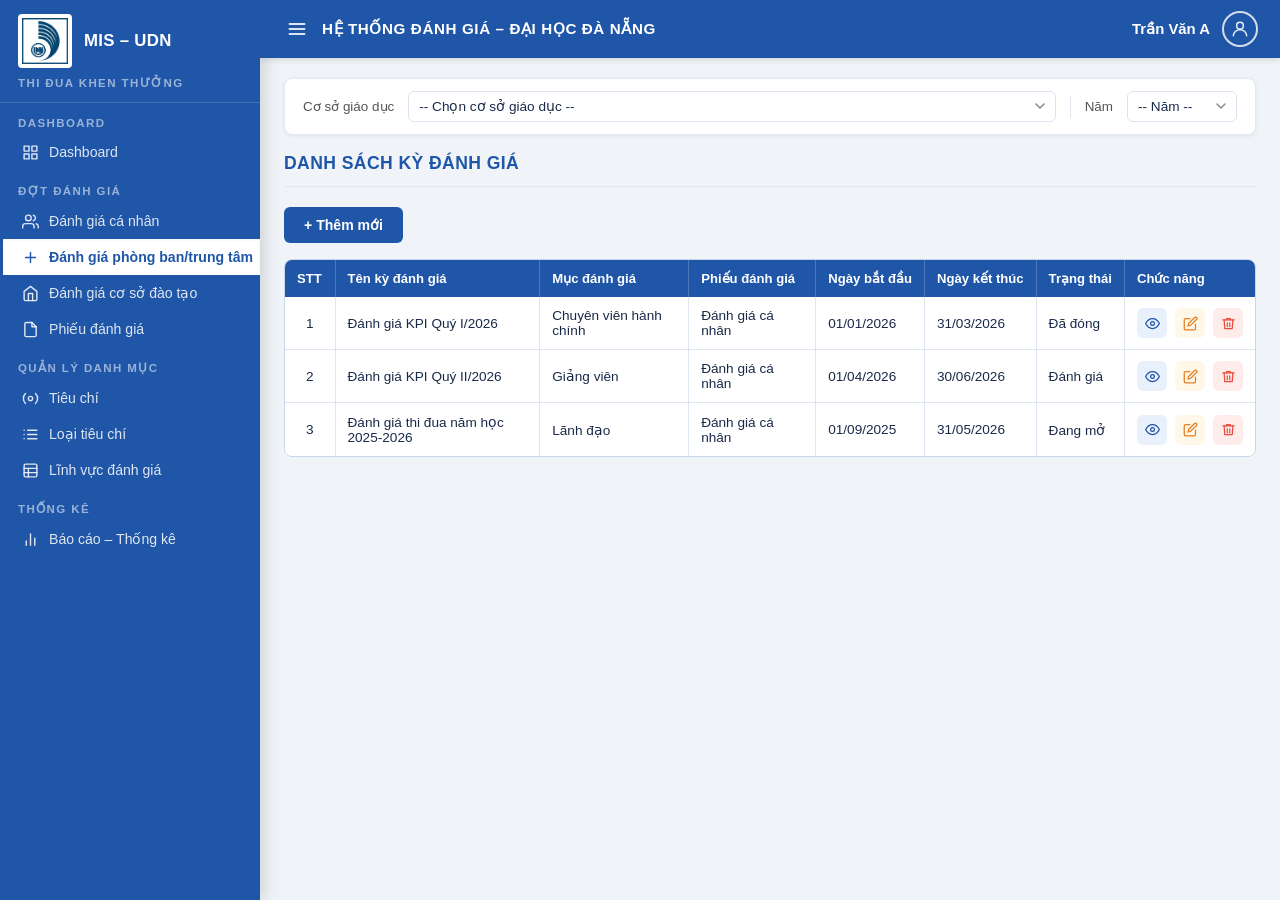
<file: Danhgiaphongban.html>
<!DOCTYPE html>
<html lang="vi">
<head>
<meta charset="UTF-8"/>
<meta name="viewport" content="width=device-width, initial-scale=1.0"/>
<title>Đánh giá phòng ban/trung tâm – MIS UDN</title>

<link rel="stylesheet" href="style.css"/>
<style>
/* ── ADD MODAL ── */
.add-modal-overlay{display:none;position:fixed;inset:0;z-index:999;background:rgba(0,0,0,.35);align-items:center;justify-content:center}
.add-modal-overlay.open{display:flex}
.add-modal-box{background:#fff;border-radius:10px;width:min(620px,92vw);overflow:hidden;box-shadow:0 12px 40px rgba(0,0,0,.2);animation:popIn .2s cubic-bezier(.34,1.56,.64,1)}
.add-modal-header{background:#2056a8;display:flex;align-items:center;justify-content:space-between;padding:14px 22px}
.add-modal-title{font-size:.95rem;font-weight:700;color:#fff;letter-spacing:.3px}
.add-modal-close{background:none;border:none;color:#fff;cursor:pointer;font-size:1.3rem;opacity:.85}
.add-modal-close:hover{opacity:1}
.add-modal-body{padding:24px 28px}
.add-modal-footer{display:flex;align-items:center;justify-content:flex-end;gap:12px;padding:16px 28px 22px}

/* ── FORM ── */
.form-row{display:grid;grid-template-columns:160px 1fr;align-items:center;gap:10px;margin-bottom:14px}
.form-label{font-size:.88rem;font-weight:500;color:#333}
.form-value{font-size:.88rem;font-weight:700;color:#2056a8}
.form-input{width:100%;border:1px solid #dde3ee;border-radius:6px;padding:9px 12px;font-size:.87rem;font-family:'Segoe UI','Arial',sans-serif;color:#1a2a4a;background:#fff}
.form-input:focus{outline:none;border-color:#2056a8;box-shadow:0 0 0 2px rgba(32,86,168,.1)}
.form-select{width:100%;border:1px solid #dde3ee;border-radius:6px;padding:9px 32px 9px 12px;font-size:.87rem;font-family:'Segoe UI','Arial',sans-serif;color:#666;background:#fff url("data:image/svg+xml,%3Csvg xmlns='http://www.w3.org/2000/svg' width='10' height='7' viewBox='0 0 10 7'%3E%3Cpath d='M1 1l4 4 4-4' stroke='%23888' stroke-width='1.5' fill='none' stroke-linecap='round'/%3E%3C/svg%3E") no-repeat right 10px center;appearance:none;cursor:pointer}
.form-select:focus{outline:none;border-color:#2056a8}

/* ── VALIDATION ── */
.form-error{font-size:.75rem;color:#e74c3c;margin-top:4px;display:none}
.form-error.show{display:block}
.form-input.error,.form-select.error{border-color:#e74c3c;box-shadow:0 0 0 2px rgba(231,76,60,.1)}

/* ── TABLE ── */
.table-wrap{margin-top:16px;border-radius:8px;border:1.5px solid #c8d6ea;overflow:hidden;display:none}
.table-wrap.show{display:block}
table{width:100%;border-collapse:collapse;font-size:.85rem}
thead tr{background:#2056a8}
thead th{padding:11px 12px;color:#fff;font-weight:600;font-size:.82rem;text-align:left;white-space:nowrap;border-right:1px solid rgba(255,255,255,.2)}
thead th:last-child{border-right:none}
tbody tr{border-bottom:1.5px solid #dde6f0;background:#fff;transition:background .15s}
tbody tr:last-child{border-bottom:none}
tbody tr:hover{background:#f5f8ff}
tbody td{padding:11px 12px;color:#1a2a4a;vertical-align:middle;border-right:1px solid #dde6f0}
tbody td:last-child{border-right:none}

/* ── ACTION BUTTONS ── */
.action-btns{display:flex;align-items:center;gap:8px}
.action-btn{width:30px;height:30px;border-radius:6px;border:none;display:flex;align-items:center;justify-content:center;cursor:pointer;transition:opacity .15s,transform .1s;position:relative}
.action-btn:hover{opacity:.8;transform:scale(1.1)}
.action-btn.view{background:#e8f0fb;color:#2056a8}
.action-btn.edit{background:#fff8e8;color:#e67e22}
.action-btn.del{background:#fdecea;color:#e74c3c}
.action-btn .tooltip{display:none;position:absolute;bottom:36px;left:50%;transform:translateX(-50%);background:#333;color:#fff;font-size:.72rem;white-space:nowrap;padding:4px 8px;border-radius:4px;pointer-events:none;z-index:100}
.action-btn .tooltip::after{content:'';position:absolute;top:100%;left:50%;transform:translateX(-50%);border:5px solid transparent;border-top-color:#333}
.action-btn:hover .tooltip{display:block}

/* ── CHI TIẾT PAGE ── */
.chi-tiet-page{display:none;flex-direction:column;height:100%}
.chi-tiet-page.show{display:flex}
.chi-tiet-header{font-size:1.1rem;font-weight:700;color:#2056a8;letter-spacing:.4px;text-transform:uppercase;padding-bottom:12px;border-bottom:1.5px solid #e0e8f5;margin-bottom:20px}
.btn-back{display:inline-flex;align-items:center;gap:6px;padding:8px 16px;border-radius:6px;background:#f0f4f8;color:#1a2a4a;font-size:.85rem;font-weight:600;font-family:'Segoe UI','Arial',sans-serif;border:1px solid #dde3ee;cursor:pointer;margin-bottom:16px;transition:background .15s}
.btn-back:hover{background:#e0e8f5}

/* ── DELETE MODAL ── */
.del-modal-overlay{display:none;position:fixed;inset:0;z-index:1000;background:rgba(0,0,0,.35);align-items:center;justify-content:center}
.del-modal-overlay.open{display:flex}
.del-modal-box{background:#fff;border-radius:10px;width:min(520px,92vw);overflow:hidden;box-shadow:0 12px 40px rgba(0,0,0,.2);animation:popIn .2s cubic-bezier(.34,1.56,.64,1)}
.del-modal-header{background:#2056a8;display:flex;align-items:center;justify-content:space-between;padding:14px 22px}
.del-modal-title{font-size:.9rem;font-weight:700;color:#fff;letter-spacing:.8px;text-transform:uppercase}
.del-modal-close{background:none;border:none;color:#fff;cursor:pointer;font-size:1.3rem;opacity:.85}
.del-modal-close:hover{opacity:1}
.del-modal-body{display:flex;align-items:center;gap:18px;padding:30px 28px}
.del-modal-icon{width:52px;height:52px;flex-shrink:0;border-radius:50%;border:2.5px solid #555;display:flex;align-items:center;justify-content:center;color:#555;font-size:1.4rem;font-weight:700}
.del-modal-msg{font-size:.92rem;color:#222;font-weight:500;line-height:1.5}
.del-modal-footer{display:flex;align-items:center;justify-content:flex-end;gap:12px;padding:14px 24px 22px}

/* ── ĐỐI TƯỢNG TABLE ── */
.dt-table-wrap{margin-top:16px;border-radius:8px;border:1.5px solid #c8d6ea;overflow:hidden;display:none}
.dt-table-wrap.show{display:block}

/* ── XEM CHI TIẾT ĐỐI TƯỢNG PAGE ── */
.xct-page{display:none;flex-direction:column;height:100%}
.xct-page.show{display:flex}
.sort-icon{font-size:.7rem;margin-left:3px;opacity:.7}
.xct-table-wrap{margin-top:16px;border-radius:8px;border:1.5px solid #c8d6ea;overflow:hidden}
.xct-table-wrap table{width:100%;border-collapse:collapse;font-size:.85rem}
.xct-table-wrap thead tr{background:#fff;border-bottom:2px solid #c8d6ea}
.xct-table-wrap thead th{padding:11px 12px;color:#1a2a4a;font-weight:700;font-size:.82rem;text-align:left;white-space:nowrap;border-right:1px solid #e4eaf4}
.xct-table-wrap thead th:last-child{border-right:none}
.xct-table-wrap tbody tr{border-bottom:1px solid #e4eaf4;background:#fff;transition:background .15s}
.xct-table-wrap tbody tr:last-child{border-bottom:none}
.xct-table-wrap tbody tr:hover{background:#f5f8ff}
.xct-table-wrap tbody td{padding:11px 12px;color:#1a2a4a;vertical-align:middle;border-right:1px solid #e4eaf4}
.xct-table-wrap tbody td:last-child{border-right:none}
.btn-plus{width:36px;height:36px;border-radius:6px;background:#2056a8;color:#fff;border:none;font-size:1.3rem;cursor:pointer;display:flex;align-items:center;justify-content:center;transition:opacity .15s}
.btn-plus:hover{opacity:.85}

/* ── EXTRA PAGES ── */
.pb-page{display:none;flex-direction:column}
.pb-page.show{display:flex}
.cs-page{display:none;flex-direction:column}
.cs-page.show{display:flex}
</style>
</head>
<body>
<div class="app">

  <!-- ══ SIDEBAR ══ -->
  <aside class="sidebar" id="sidebar">
    <div class="sidebar-top">
      <div class="sidebar-brand">
        <div class="brand-logo" onclick="window.location.href='Dashboard.html'" title="Về trang chủ">
          <!-- ===== ĐỔI LOGO TẠI ĐÂY ===== -->
          <img src="./Hinhanh/logo.png" alt="Logo"/>
          <!-- ============================= -->
        </div>
        <div class="brand-name">MIS – UDN</div>
      </div>
      <div class="thi-dua-label">THI ĐUA KHEN THƯỞNG</div>
    </div>

    <div class="sidebar-section-label">Dashboard</div>
    <div class="nav-item" onclick="window.location.href='Dashboard.html'">
      <span class="icon"><svg width="17" height="17" viewBox="0 0 24 24" fill="none" stroke="currentColor" stroke-width="2" stroke-linecap="round" stroke-linejoin="round"><rect x="3" y="3" width="7" height="7"/><rect x="14" y="3" width="7" height="7"/><rect x="14" y="14" width="7" height="7"/><rect x="3" y="14" width="7" height="7"/></svg></span>
      Dashboard
    </div>

    <div class="sidebar-section-label">Đợt đánh giá</div>
    <div class="nav-item" onclick= "window.location.href='Danhgiacanhan.html'">
      <span class="icon"><svg width="17" height="17" viewBox="0 0 24 24" fill="none" stroke="currentColor" stroke-width="2" stroke-linecap="round" stroke-linejoin="round"><path d="M17 21v-2a4 4 0 0 0-4-4H5a4 4 0 0 0-4 4v2"/><circle cx="9" cy="7" r="4"/><path d="M23 21v-2a4 4 0 0 0-3-3.87"/><path d="M16 3.13a4 4 0 0 1 0 7.75"/></svg></span>
      Đánh giá cá nhân
    </div>
    <div class="nav-item active" onclick="window.location.href='Danhgiaphongban.html';showMainPage()">
      <span class="icon"><svg width="17" height="17" viewBox="0 0 24 24" fill="none" stroke="currentColor" stroke-width="2" stroke-linecap="round" stroke-linejoin="round"><line x1="12" y1="5" x2="12" y2="19"/><line x1="5" y1="12" x2="19" y2="12"/></svg></span>
      Đánh giá phòng ban/trung tâm
    </div>
    <div class="nav-item" onclick="window.location.href='Danhgiacosodaotao.html'">
      <span class="icon"><svg width="17" height="17" viewBox="0 0 24 24" fill="none" stroke="currentColor" stroke-width="2" stroke-linecap="round" stroke-linejoin="round"><path d="M3 9l9-7 9 7v11a2 2 0 0 1-2 2H5a2 2 0 0 1-2-2z"/><polyline points="9 22 9 12 15 12 15 22"/></svg></span>
      Đánh giá cơ sở đào tạo
    </div>
    <div class="nav-item" onclick="window.location.href='Phieudanhgia.html'">
      <span class="icon"><svg width="17" height="17" viewBox="0 0 24 24" fill="none" stroke="currentColor" stroke-width="2" stroke-linecap="round" stroke-linejoin="round"><path d="M14 2H6a2 2 0 0 0-2 2v16a2 2 0 0 0 2 2h12a2 2 0 0 0 2-2V8z"/><polyline points="14 2 14 8 20 8"/></svg></span>
      Phiếu đánh giá
    </div>

    <div class="sidebar-section-label">Quản lý danh mục</div>
    <div class="nav-item" onclick="window.location.href='Tieuchi.html'">
      <span class="icon"><svg width="17" height="17" viewBox="0 0 24 24" fill="none" stroke="currentColor" stroke-width="2" stroke-linecap="round" stroke-linejoin="round"><circle cx="12" cy="12" r="3"/><path d="M19.07 4.93a10 10 0 0 1 0 14.14M4.93 4.93a10 10 0 0 0 0 14.14"/></svg></span>
      Tiêu chí
    </div>
    <div class="nav-item" onclick="window.location.href='Loaitieuchi.html'">
      <span class="icon"><svg width="17" height="17" viewBox="0 0 24 24" fill="none" stroke="currentColor" stroke-width="2" stroke-linecap="round" stroke-linejoin="round"><line x1="8" y1="6" x2="21" y2="6"/><line x1="8" y1="12" x2="21" y2="12"/><line x1="8" y1="18" x2="21" y2="18"/><line x1="3" y1="6" x2="3.01" y2="6"/><line x1="3" y1="12" x2="3.01" y2="12"/><line x1="3" y1="18" x2="3.01" y2="18"/></svg></span>
      Loại tiêu chí
    </div>
    <div class="nav-item" onclick="window.location.href='Linhvucdanhgia.html'">
      <span class="icon"><svg width="17" height="17" viewBox="0 0 24 24" fill="none" stroke="currentColor" stroke-width="2" stroke-linecap="round" stroke-linejoin="round"><rect x="3" y="3" width="18" height="18" rx="2"/><line x1="3" y1="9" x2="21" y2="9"/><line x1="3" y1="15" x2="21" y2="15"/><line x1="9" y1="9" x2="9" y2="21"/></svg></span>
      Lĩnh vực đánh giá
    </div>

    <div class="sidebar-section-label">Thống kê</div>
    <div class="nav-item" onclick="window.location.href='Baocao.html'">
      <span class="icon"><svg width="17" height="17" viewBox="0 0 24 24" fill="none" stroke="currentColor" stroke-width="2" stroke-linecap="round" stroke-linejoin="round"><line x1="18" y1="20" x2="18" y2="10"/><line x1="12" y1="20" x2="12" y2="4"/><line x1="6" y1="20" x2="6" y2="14"/></svg></span>
      Báo cáo – Thống kê
    </div>
  </aside>

  <!-- ══ MAIN ══ -->
  <div class="main">
    <header class="topbar">
      <button class="topbar-menu" onclick="document.getElementById('sidebar').classList.toggle('collapsed')">
        <svg width="20" height="20" viewBox="0 0 24 24" fill="none" stroke="currentColor" stroke-width="2.2" stroke-linecap="round"><line x1="3" y1="6" x2="21" y2="6"/><line x1="3" y1="12" x2="21" y2="12"/><line x1="3" y1="18" x2="21" y2="18"/></svg>
      </button>
      <div class="topbar-title">Hệ thống đánh giá – Đại học Đà Nẵng</div>
      <!-- ===== ĐỔI TÊN NGƯỜI DÙNG TẠI ĐÂY ===== -->
      <div class="user-profile" onclick="document.getElementById('logoutModal').classList.add('open')" title="Đăng xuất">
        <span class="user-name">Trần Văn A</span>
        <div class="user-avatar">
          <svg width="20" height="20" viewBox="0 0 24 24" fill="none" stroke="currentColor" stroke-width="1.8" stroke-linecap="round" stroke-linejoin="round">
            <circle cx="12" cy="8" r="4"/>
            <path d="M4 20c0-4 3.6-7 8-7s8 3 8 7"/>
          </svg>
        </div>
      </div>
      <!-- ========================================= -->
    </header>

    <div class="content" id="mainContent">
      <!-- Filter bar -->
      <div class="filter-bar">
        <span class="filter-label">Cơ sở giáo dục</span>
        <select class="filter-select">
          <option value="">-- Chọn cơ sở giáo dục --</option>
          <!-- ===== NHẬP TÊN CƠ SỞ GIÁO DỤC TẠI ĐÂY =====
          <option>Tên cơ sở giáo dục</option>
          ================================================= -->
          <option>ĐẠI HỌC ĐÀ NẴNG</option>
          <option>TRƯỜNG ĐẠI HỌC KINH TẾ - ĐẠI HỌC ĐÀ NẴNG </option>
          <option>TRƯỜNG ĐẠI HỌC BÁCH KHOA - ĐẠI HỌC ĐÀ NẴNG</option>
          <Option>TRƯỜNG ĐẠI HỌC SƯ PHẠM - ĐẠI HỌC ĐÀ NẴNG</Option>
          <Option>TRƯỜNG ĐẠI HỌC SƯ PHẠM KỸ THUẬT - ĐẠI HỌC ĐÀ NẴNG</Option>
          <Option>TRƯỜNG ĐẠI HỌC NGOẠI NGỮ - ĐẠI HỌC ĐÀ NẴNG</Option>
          <Option>TRƯỜNG ĐẠI HỌC Y DƯỢC - ĐẠI HỌC ĐÀ NẴNG</Option>
          <Option>TRƯỜNG ĐẠI HỌC CÔNG NGHỆ THÔNG TIN VÀ TRUYỀN THÔNG VIỆT-HÀN</Option>
        </select>
        <div class="filter-divider"></div>
        <span class="filter-label">Năm</span>
        <select class="filter-select filter-year">
          <option value="">-- Năm --</option>
          <!-- ===== NHẬP NĂM TẠI ĐÂY =====
          <option>2026</option>
          ================================= -->
          <option>2025</option>
          <option>2024</option>
          <option>2023</option>
          <option>2022</option>
        </select>
      </div>

      <!-- Page title -->
      <div class="page-title">Danh sách kỳ đánh giá</div>

      <!-- Add button -->
      <button class="btn-add" onclick="openAddModal()">+ Thêm mới</button>

      <!-- Table -->
      <div class="table-wrap" id="dataTable">
        <table>
          <thead>
            <tr>
              <th style="width:50px">STT</th>
              <th>Tên kỳ đánh giá</th>
              <th>Mục đánh giá</th>
              <th>Phiếu đánh giá</th>
              <th>Ngày bắt đầu</th>
              <th>Ngày kết thúc</th>
              <th>Trạng thái</th>
              <th style="width:110px">Chức năng</th>
            </tr>
          </thead>
          <tbody id="tableBody"></tbody>
        </table>
      </div>
    </div><!-- end mainContent -->

    <!-- CHI TIẾT KỲ ĐÁNH GIÁ PAGE -->
    <div class="content chi-tiet-page" id="chiTietPage">
      <div style="display:flex;align-items:center;gap:8px;margin-bottom:2px">
        <button onclick="closeChiTiet()" title="Quay lại" style="background:none;border:none;cursor:pointer;color:#2056a8;padding:2px 4px;display:flex;align-items:center;">
          <svg width="18" height="18" viewBox="0 0 24 24" fill="none" stroke="#2056a8" stroke-width="2.5" stroke-linecap="round" stroke-linejoin="round"><polyline points="15 18 9 12 15 6"/></svg>
        </button>
        <div class="chi-tiet-header" id="chiTietTitle" style="margin-bottom:0;border-bottom:none;padding-bottom:0">Chi tiết kỳ đánh giá</div>
      </div>
      <div style="border-bottom:1.5px solid #e0e8f5;margin-bottom:20px;margin-top:10px"></div>
      <div><button class="btn-add" onclick="openDtModal()">+ Thêm đối tượng đánh giá</button></div>

      <!-- Bảng đối tượng đánh giá -->
      <div class="dt-table-wrap" id="dtTable">
        <table>
          <thead>
            <tr>
              <th style="width:50px">STT</th>
              <th>Mã phòng ban</th>
              <th>Tên phòng ban</th>
              <th>Người đại diện đánh giá</th>
              <th>Trạng thái đánh giá</th>
              <th style="width:110px">Chức năng</th>
            </tr>
          </thead>
          <tbody id="dtTableBody"></tbody>
        </table>
      </div>
    </div>

    <!-- XEM CHI TIẾT ĐỐI TƯỢNG PAGE -->
    <div class="content xct-page" id="xctPage">
      <div style="display:flex;align-items:center;gap:8px;margin-bottom:2px">
        <button onclick="closeXct()" title="Quay lại" style="background:none;border:none;cursor:pointer;color:#2056a8;padding:2px 4px;display:flex;align-items:center;">
          <svg width="18" height="18" viewBox="0 0 24 24" fill="none" stroke="#2056a8" stroke-width="2.5" stroke-linecap="round" stroke-linejoin="round"><polyline points="15 18 9 12 15 6"/></svg>
        </button>
        <div class="chi-tiet-header" id="xctTitle" style="margin-bottom:0;border-bottom:none;padding-bottom:0">Chi tiết đối tượng đánh giá</div>
      </div>
      <div style="border-bottom:1.5px solid #e0e8f5;margin-bottom:20px;margin-top:10px"></div>
      <div class="xct-table-wrap">
        <table>
          <thead>
            <tr>
              <th style="width:100px">Mã tiêu chí</th>
              <th>Tên tiêu chí <span class="sort-icon">↑↓</span></th>
              <th style="width:80px">Thang điểm</th>
              <th style="width:80px">Điểm tự chấm</th>
              <th style="width:80px">Điểm xét duyệt</th>
              <th style="width:120px">Trạng thái <span class="sort-icon">↑↓</span></th>
          
            </tr>
          </thead>
          <tbody>
            <tr>
              <td>dhtv_tc_11.03</td>
              <td>Nâng cao chất lượng ấn phẩm truyền thông, quảng bá học hiệu, tuyển sinh, gắn kết phục vụ cộng đồng</td>
              <td style="text-align:center">10</td>
              <td style="text-align:center">0</td>
              <td style="text-align:center">0</td>
              <td>Đang sử dụng</td>
            </tr>
             <tr>
              <td>dhtv_tc_11.02</td>
              <td>Tăng tần suất hiện diện trên website, fanpage, YouTube chính thức của đơn vị bằng nội dung tích cực, nổi bật</td>
              <td style="text-align:center">10</td>
              <td style="text-align:center">0</td>
              <td style="text-align:center">0</td>
              <td>Đang sử dụng</td>
              <td></td>
            </tr>
            <!-- ===== NHẬP NỘI DUNG TIÊU CHÍ TẠI ĐÂY =====
            Sao chép và thay nội dung:
            <tr>
              <td>1.2</td>
              <td>Tên tiêu chí...</td>
              <td style="text-align:center">10</td>
              <td style="text-align:center">0</td>
              <td style="text-align:center">0</td>
              <td>Chưa tự đánh giá</td>
              <td></td>
            </tr>
            ================================================= -->
          </tbody>
        </table>
      </div>
    </div>

    <!-- ══ ĐÁNH GIÁ PHÒNG BAN/TRUNG TÂM PAGE ══ -->
    <div class="content pb-page" id="pbPage">
      <div class="filter-bar" style="margin-bottom:20px">
        <span class="filter-label">Cơ sở giáo dục</span>
        <select class="filter-select">
          <option value="">-- Chọn cơ sở giáo dục --</option>
          <option>Tên cơ sở 1</option><option>Tên cơ sở 2</option><option>Tên cơ sở 3</option>
        </select>
        <div class="filter-divider"></div>
        <span class="filter-label">Năm</span>
        <select class="filter-select filter-year">
          <option value="">-- Năm --</option>
          <option>2025</option><option>2024</option><option>2023</option>
        </select>
      </div>
      <div class="page-title">Danh sách kỳ đánh giá</div>
      <div><button class="btn-add" onclick="openPbAddModal()">+ Thêm mới</button></div>
      <div class="table-wrap" id="pbDataTable">
        <table>
          <thead><tr>
            <th style="width:50px">STT</th>
            <th>Tên kỳ đánh giá</th><th>Mục đánh giá</th><th>Phiếu đánh giá</th>
            <th>Ngày bắt đầu</th><th>Ngày kết thúc</th><th>Trạng thái</th>
            <th style="width:110px">Chức năng</th>
          </tr></thead>
          <tbody id="pbTableBody"></tbody>
        </table>
      </div>
    </div>

    <!-- Chi tiết kỳ đánh giá – Phòng ban -->
    <div class="content chi-tiet-page" id="pbChiTietPage">
      <div style="display:flex;align-items:center;gap:8px;margin-bottom:2px">
        <button onclick="closePbChiTiet()" style="background:none;border:none;cursor:pointer;color:#2056a8;padding:2px 4px;display:flex;align-items:center;">
          <svg width="18" height="18" viewBox="0 0 24 24" fill="none" stroke="#2056a8" stroke-width="2.5" stroke-linecap="round" stroke-linejoin="round"><polyline points="15 18 9 12 15 6"/></svg>
        </button>
        <div class="chi-tiet-header" id="pbChiTietTitle" style="margin-bottom:0;border-bottom:none;padding-bottom:0">Chi tiết kỳ đánh giá</div>
      </div>
      <div style="border-bottom:1.5px solid #e0e8f5;margin-bottom:20px;margin-top:10px"></div>
      <div><button class="btn-add" onclick="openPbDtModal()">+ Thêm đối tượng đánh giá</button></div>
      <div class="dt-table-wrap" id="pbDtTable">
        <table>
          <thead><tr>
            <th style="width:50px">STT</th><th>Mã phòng ban</th><th>Tên phòng ban</th>
            <th>Người đại diện đánh giá</th><th>Trạng thái đánh giá</th>
            <th style="width:110px">Chức năng</th>
          </tr></thead>
          <tbody id="pbDtTableBody"></tbody>
        </table>
      </div>
    </div>

    <!-- ══ ĐÁNH GIÁ CƠ SỞ ĐÀO TẠO PAGE ══ -->
    <div class="content cs-page" id="csPage">
      <div class="filter-bar" style="margin-bottom:20px">
        <span class="filter-label">Cơ sở giáo dục</span>
        <select class="filter-select">
          <option value="">-- Chọn cơ sở giáo dục --</option>
          <option>Tên cơ sở 1</option><option>Tên cơ sở 2</option><option>Tên cơ sở 3</option>
        </select>
        <div class="filter-divider"></div>
        <span class="filter-label">Năm</span>
        <select class="filter-select filter-year">
          <option value="">-- Năm --</option>
          <option>2025</option><option>2024</option><option>2023</option>
        </select>
      </div>
      <div class="page-title">Danh sách kỳ đánh giá</div>
      <div><button class="btn-add" onclick="openCsAddModal()">+ Thêm mới</button></div>
      <div class="table-wrap" id="csDataTable">
        <table>
          <thead><tr>
            <th style="width:50px">STT</th>
            <th>Tên kỳ đánh giá</th><th>Mục đánh giá</th><th>Phiếu đánh giá</th>
            <th>Ngày bắt đầu</th><th>Ngày kết thúc</th><th>Trạng thái</th>
            <th style="width:110px">Chức năng</th>
          </tr></thead>
          <tbody id="csTableBody"></tbody>
        </table>
      </div>
    </div>

    <!-- Chi tiết kỳ đánh giá – Cơ sở -->
    <div class="content chi-tiet-page" id="csChiTietPage">
      <div style="display:flex;align-items:center;gap:8px;margin-bottom:2px">
        <button onclick="closeCsChiTiet()" style="background:none;border:none;cursor:pointer;color:#2056a8;padding:2px 4px;display:flex;align-items:center;">
          <svg width="18" height="18" viewBox="0 0 24 24" fill="none" stroke="#2056a8" stroke-width="2.5" stroke-linecap="round" stroke-linejoin="round"><polyline points="15 18 9 12 15 6"/></svg>
        </button>
        <div class="chi-tiet-header" id="csChiTietTitle" style="margin-bottom:0;border-bottom:none;padding-bottom:0">Chi tiết kỳ đánh giá</div>
      </div>
      <div style="border-bottom:1.5px solid #e0e8f5;margin-bottom:20px;margin-top:10px"></div>
      <div><button class="btn-add" onclick="openCsDtModal()">+ Thêm đối tượng đánh giá</button></div>
      <div class="dt-table-wrap" id="csDtTable">
        <table>
          <thead><tr>
            <th style="width:50px">STT</th><th>Mã phòng ban</th><th>Tên phòng ban</th>
            <th>Người đại diện đánh giá</th><th>Trạng thái đánh giá</th>
            <th style="width:110px">Chức năng</th>
          </tr></thead>
          <tbody id="csDtTableBody"></tbody>
        </table>
      </div>
    </div>

  </div>
</div>


<!-- ══ THÊM MỚI MODAL ══ -->
<div class="add-modal-overlay" id="addModal">
  <div class="add-modal-box">
    <div class="add-modal-header">
      <span class="add-modal-title">Thêm mới kỳ đánh giá</span>
      <button class="add-modal-close" onclick="closeAddModal()">&#x2715;</button>
    </div>
    <div class="add-modal-body">
      <div class="form-row">
        <span class="form-label">Cơ sở giáo dục</span>
        <span class="form-value">ĐẠI HỌC ĐÀ NẴNG</span>
      </div>
      <div class="form-row">
        <label class="form-label">Mục đánh giá</label>
        <div>
          <select class="form-select" id="f-muc" oninput="clearErr('f-muc','e-muc')">
            <option value="">Chọn mục đánh giá</option>
            <!-- ===== NHẬP MỤC ĐÁNH GIÁ TẠI ĐÂY ===== -->
            <option>Chuyên viên hành chính</option>
            <option>Giảng viên</option>
            <option>Lãnh đạo</option>
          </select>
          <div class="form-error" id="e-muc">Vui lòng chọn mục đánh giá</div>
        </div>
      </div>
      <div class="form-row">
        <label class="form-label">Phiếu đánh giá</label>
        <div>
          <select class="form-select" id="f-phieu" oninput="clearErr('f-phieu','e-phieu')">
            <option value="">Chọn phiếu đánh giá</option>
            <!-- ===== NHẬP PHIẾU ĐÁNH GIÁ TẠI ĐÂY ===== -->
            <option>Đánh giá cá nhân</option>
            <option>Đánh giá phòng ban</option>
          </select>
          <div class="form-error" id="e-phieu">Vui lòng chọn phiếu đánh giá</div>
        </div>
      </div>
      <div class="form-row">
        <label class="form-label">Tên kỳ đánh giá</label>
        <div>
          <input class="form-input" type="text" id="f-ten" placeholder="Nhập tên kỳ đánh giá" oninput="clearErr('f-ten','e-ten')"/>
          <div class="form-error" id="e-ten">Vui lòng nhập tên kỳ đánh giá</div>
        </div>
      </div>
      <div class="form-row">
        <label class="form-label">Ngày bắt đầu</label>
        <div>
          <input class="form-input" type="date" id="f-batdau" oninput="clearErr('f-batdau','e-batdau')"/>
          <div class="form-error" id="e-batdau">Vui lòng chọn ngày bắt đầu</div>
        </div>
      </div>
      <div class="form-row">
        <label class="form-label">Ngày kết thúc</label>
        <div>
          <input class="form-input" type="date" id="f-ketthuc" oninput="clearErr('f-ketthuc','e-ketthuc')"/>
          <div class="form-error" id="e-ketthuc">Vui lòng chọn ngày kết thúc</div>
        </div>
      </div>
      <div class="form-row">
        <label class="form-label">Trạng thái</label>
        <div>
          <select class="form-select" id="f-trangthai" oninput="clearErr('f-trangthai','e-trangthai')">
            <option value="">Chọn trạng thái</option>
            <!-- ===== NHẬP TRẠNG THÁI TẠI ĐÂY ===== -->
            <option>Đánh giá</option>
            <option>Đang mở</option>
            <option>Đã đóng</option>
          </select>
          <div class="form-error" id="e-trangthai">Vui lòng chọn trạng thái</div>
        </div>
      </div>
    </div>
    <div class="add-modal-footer">
      <button class="modal-btn cancel" onclick="closeAddModal()">&#x2715; Đóng</button>
      <button class="modal-btn confirm" onclick="saveRecord()">Lưu lại</button>
    </div>
  </div>
</div>



<!-- ══ CHỈNH SỬA MODAL ══ -->
<div class="add-modal-overlay" id="editModal">
  <div class="add-modal-box">
    <div class="add-modal-header">
      <span class="add-modal-title">Chỉnh sửa kỳ đánh giá</span>
      <button class="add-modal-close" onclick="closeEditModal()">&#x2715;</button>
    </div>
    <div class="add-modal-body">
      <div class="form-row">
        <span class="form-label">Cơ sở giáo dục</span>
        <span class="form-value">ĐẠI HỌC ĐÀ NẴNG</span>
      </div>
      <div class="form-row">
        <label class="form-label">Mục đánh giá</label>
        <div>
          <select class="form-select" id="e-f-muc">
            <option value="">Chọn mục đánh giá</option>
            <option>Chuyên viên hành chính</option>
            <option>Giảng viên</option>
            <option>Lãnh đạo</option>
          </select>
        </div>
      </div>
      <div class="form-row">
        <label class="form-label">Phiếu đánh giá</label>
        <div>
          <select class="form-select" id="e-f-phieu">
            <option value="">Chọn phiếu đánh giá</option>
            <option>Đánh giá cá nhân</option>
            <option>Đánh giá phòng ban</option>
          </select>
        </div>
      </div>
      <div class="form-row">
        <label class="form-label">Tên kỳ đánh giá</label>
        <div>
          <input class="form-input" type="text" id="e-f-ten" placeholder="Nhập tên kỳ đánh giá"/>
        </div>
      </div>
      <div class="form-row">
        <label class="form-label">Ngày bắt đầu</label>
        <div>
          <input class="form-input" type="date" id="e-f-batdau"/>
        </div>
      </div>
      <div class="form-row">
        <label class="form-label">Ngày kết thúc</label>
        <div>
          <input class="form-input" type="date" id="e-f-ketthuc"/>
        </div>
      </div>
      <div class="form-row">
        <label class="form-label">Trạng thái</label>
        <div>
          <select class="form-select" id="e-f-trangthai">
            <option value="">Chọn trạng thái</option>
            <option>Đánh giá</option>
            <option>Đang mở</option>
            <option>Đã đóng</option>
          </select>
        </div>
      </div>
    </div>
    <div class="add-modal-footer">
      <button class="modal-btn cancel" onclick="closeEditModal()">&#x2715; Đóng</button>
      <button class="modal-btn confirm" onclick="saveEdit()">Lưu lại</button>
    </div>

  </div>
</div>

<!-- ══ XOÁ MODAL ══ -->
<div class="del-modal-overlay" id="delModal">
  <div class="del-modal-box">
    <div class="del-modal-header">
      <span class="del-modal-title">Xoá kỳ đánh giá</span>
      <button class="del-modal-close" onclick="closeDelModal()">&#x2715;</button>
    </div>
    <div class="del-modal-body">
      <div class="del-modal-icon">?</div>
      <div class="del-modal-msg" id="delModalMsg">Bạn có chắc chắn muốn xoá Kỳ đánh giá này?</div>
    </div>
    <div class="del-modal-footer">
      <button class="modal-btn cancel" onclick="closeDelModal()">&#x2715; Huỷ</button>
      <button class="modal-btn confirm" style="background:#e74c3c;border-color:#e74c3c" onclick="confirmDelete()">
        <svg width="15" height="15" viewBox="0 0 24 24" fill="none" stroke="currentColor" stroke-width="2.2" stroke-linecap="round" stroke-linejoin="round"><polyline points="3 6 5 6 21 6"/><path d="M19 6l-1 14H6L5 6"/><path d="M10 11v6M14 11v6"/><path d="M9 6V4h6v2"/></svg>
        Xoá
      </button>
    </div>
  </div>
</div>


<!-- ══ THÊM ĐỐI TƯỢNG MODAL ══ -->
<div class="add-modal-overlay" id="dtModal">
  <div class="add-modal-box">
    <div class="add-modal-header" style="position:relative">
      <span class="add-modal-title">Thêm phòng ban đánh giá</span>
      <div style="display:flex;align-items:center;gap:8px">
        <span style="color:rgba(255,255,255,.7);font-size:1rem">&#8964;</span>
        <button class="add-modal-close" onclick="closeDtModal()">&#x2715;</button>
      </div>
    </div>
    <div class="add-modal-body">
      <div class="form-row">
        <span class="form-label">Cơ sở giáo dục</span>
        <span class="form-value">ĐẠI HỌC ĐÀ NẴNG</span>
      </div>
      <div class="form-row">
        <span class="form-label">Kỳ đánh giá</span>
        <span class="form-value" id="dtKyDanhGia"></span>
      </div>
      <div class="form-row">
        <label class="form-label">Phòng ban</label>
        <div>
          <select class="form-select" id="dt-phongban" oninput="clearDtErr('dt-phongban','dte-phongban')">
            <option value="">Chọn phòng ban</option>
            <!-- ===== NHẬP PHÒNG BAN TẠI ĐÂY ===== -->
            <option value="PB001|Phòng Tổ chức – Hành chính">Phòng Tổ chức – Hành chính</option>
            <option value="PB002|Phòng Đào tạo">Phòng Đào tạo</option>
            <option value="PB003|Phòng Kế hoạch – Tài chính">Phòng Kế hoạch – Tài chính</option>
            <option value="PB004|Phòng Công tác sinh viên">Phòng Công tác sinh viên</option>
          </select>
          <div class="form-error" id="dte-phongban">Vui lòng chọn phòng ban</div>
        </div>
      </div>
    </div>
    <div class="add-modal-footer">
      <button class="modal-btn cancel" onclick="closeDtModal()">&#x2715; Đóng</button>
      <button class="modal-btn confirm" onclick="saveDt()">Lưu lại</button>
    </div>
  </div>
</div>


<!-- ══ XOÁ ĐỐI TƯỢNG MODAL ══ -->
<div class="del-modal-overlay" id="delDtModal">
  <div class="del-modal-box">
    <div class="del-modal-header">
      <span class="del-modal-title">Xoá đối tượng đánh giá</span>
      <button class="del-modal-close" onclick="closeDelDtModal()">&#x2715;</button>
    </div>
    <div class="del-modal-body">
      <div class="del-modal-icon">?</div>
      <div class="del-modal-msg" id="delDtMsg">Bạn có chắc chắn muốn xoá đối tượng đánh giá này?</div>
    </div>
    <div class="del-modal-footer">
      <button class="modal-btn cancel" onclick="closeDelDtModal()">&#x2715; Huỷ</button>
      <button class="modal-btn confirm" style="background:#e74c3c;border-color:#e74c3c" onclick="confirmDelDt()">
        <svg width="15" height="15" viewBox="0 0 24 24" fill="none" stroke="currentColor" stroke-width="2.2" stroke-linecap="round" stroke-linejoin="round"><polyline points="3 6 5 6 21 6"/><path d="M19 6l-1 14H6L5 6"/><path d="M10 11v6M14 11v6"/><path d="M9 6V4h6v2"/></svg>
        Xoá
      </button>
    </div>
  </div>
</div>

<!-- ══ THÊM NGƯỜI ĐẠI DIỆN ĐÁNH GIÁ MODAL ══ -->
<div class="add-modal-overlay" id="nxdModal">
  <div class="add-modal-box">
    <div class="add-modal-header">
      <span class="add-modal-title">Thêm người đại diện đánh giá</span>
      <button class="add-modal-close" onclick="closeNxdModal()">&#x2715;</button>
    </div>
    <div class="add-modal-body">
      <div class="form-row">
        <span class="form-label">Cơ sở giáo dục</span>
        <span class="form-value">ĐẠI HỌC ĐÀ NẴNG</span>
      </div>
      <div class="form-row">
        <span class="form-label">Kỳ đánh giá</span>
        <span class="form-value" id="nxdKyDanhGia"></span>
      </div>
      <div class="form-row">
        <label class="form-label">Phòng ban</label>
        <div>
          <select class="form-select" id="nxd-phongban" oninput="clearNxdErr('nxd-phongban','nxde-phongban')">
            <option value="">Chọn phòng ban</option>
            <option value="PB001|Phòng Tổ chức – Hành chính">Phòng Tổ chức – Hành chính</option>
            <option value="PB002|Phòng Đào tạo">Phòng Đào tạo</option>
            <option value="PB003|Phòng Kế hoạch – Tài chính">Phòng Kế hoạch – Tài chính</option>
            <option value="PB004|Phòng Công tác sinh viên">Phòng Công tác sinh viên</option>
          </select>
          <div class="form-error" id="nxde-phongban">Vui lòng chọn phòng ban</div>
        </div>
      </div>
      <div class="form-row">
        <label class="form-label">Cán bộ</label>
        <div>
          <select class="form-select" id="nxd-canbo" oninput="clearNxdErr('nxd-canbo','nxde-canbo')">
            <option value="">Chọn cán bộ</option>
            <option value="Trần Văn A">Trần Văn A</option>
            <option value="Nguyễn Thị B">Nguyễn Thị B</option>
            <option value="Lê Văn C">Lê Văn C</option>
          </select>
          <div class="form-error" id="nxde-canbo">Vui lòng chọn cán bộ</div>
        </div>
      </div>
    </div>
    <div class="add-modal-footer">
      <button class="modal-btn cancel" onclick="closeNxdModal()">&#x2715; Đóng</button>
      <button class="modal-btn confirm" onclick="saveNxd()">Lưu lại</button>
    </div>
  </div>
</div>

<!-- Logout Modal -->
<div class="modal-overlay" id="logoutModal">
  <div class="modal-box">
    <div class="modal-header">
      <span class="modal-header-title">Đăng xuất</span>
      <button class="modal-close" onclick="document.getElementById('logoutModal').classList.remove('open')">&#x2715;</button>
    </div>
    <div class="modal-body">
      <div class="modal-icon">?</div>
      <div class="modal-msg">Bạn chắc chắn muốn đăng xuất?</div>
    </div>
    <div class="modal-footer">
      <button class="modal-btn cancel" onclick="document.getElementById('logoutModal').classList.remove('open')">&#x2715; Huỷ</button>
      <button class="modal-btn confirm" onclick="window.location.href='index.html'">
        <svg width="15" height="15" viewBox="0 0 24 24" fill="none" stroke="currentColor" stroke-width="2.2" stroke-linecap="round" stroke-linejoin="round"><polyline points="3 6 5 6 21 6"/><path d="M19 6l-1 14H6L5 6"/><path d="M10 11v6M14 11v6"/><path d="M9 6V4h6v2"/></svg>
        Đăng xuất
      </button>
    </div>
  </div>
</div>


<script>
let records = [
  {ten:'Đánh giá KPI Quý I/2026', muc:'Chuyên viên hành chính', phieu:'Đánh giá cá nhân', batdau:'2026-01-01', ketthuc:'2026-03-31', trangthai:'Đã đóng'},
  {ten:'Đánh giá KPI Quý II/2026', muc:'Giảng viên', phieu:'Đánh giá cá nhân', batdau:'2026-04-01', ketthuc:'2026-06-30', trangthai:'Đánh giá'},
  {ten:'Đánh giá thi đua năm học 2025-2026', muc:'Lãnh đạo', phieu:'Đánh giá cá nhân', batdau:'2025-09-01', ketthuc:'2026-05-31', trangthai:'Đang mở'},
];

function openAddModal(){
  document.getElementById('addModal').classList.add('open');
  ['f-muc','f-phieu','f-ten','f-batdau','f-ketthuc','f-trangthai'].forEach(id=>{
    document.getElementById(id).value='';
    document.getElementById(id).classList.remove('error');
  });
  ['e-muc','e-phieu','e-ten','e-batdau','e-ketthuc','e-trangthai'].forEach(id=>{
    document.getElementById(id).classList.remove('show');
  });
}
function closeAddModal(){
  document.getElementById('addModal').classList.remove('open');
}
function formatDate(d){
  if(!d) return '';
  const p = d.split('-');
  return p[2]+'/'+p[1]+'/'+p[0];
}
function showErr(inputId, errId){
  const el = document.getElementById(inputId);
  const err = document.getElementById(errId);
  if(el) el.classList.add('error');
  if(err) err.classList.add('show');
}
function clearErr(inputId, errId){
  const el = document.getElementById(inputId);
  const err = document.getElementById(errId);
  if(el) el.classList.remove('error');
  if(err) err.classList.remove('show');
}
function saveRecord(){
  // Check if saving to generic target (pb/cs)
  if(window._currentAddTarget){
    const ten=document.getElementById('f-ten').value.trim();
    const muc=document.getElementById('f-muc').value;
    const phieu=document.getElementById('f-phieu').value;
    const batdau=document.getElementById('f-batdau').value;
    const ketthuc=document.getElementById('f-ketthuc').value;
    const trangthai=document.getElementById('f-trangthai').value;
    let valid=true;
    if(!muc){showErr('f-muc','e-muc');valid=false;} else clearErr('f-muc','e-muc');
    if(!phieu){showErr('f-phieu','e-phieu');valid=false;} else clearErr('f-phieu','e-phieu');
    if(!ten){showErr('f-ten','e-ten');valid=false;} else clearErr('f-ten','e-ten');
    if(!batdau){showErr('f-batdau','e-batdau');valid=false;} else clearErr('f-batdau','e-batdau');
    if(!ketthuc){showErr('f-ketthuc','e-ketthuc');valid=false;} else clearErr('f-ketthuc','e-ketthuc');
    if(!trangthai){showErr('f-trangthai','e-trangthai');valid=false;} else clearErr('f-trangthai','e-trangthai');
    if(!valid) return;
    window._currentAddTarget.arr.push({ten,muc,phieu,batdau,ketthuc,trangthai});
    window._currentAddTarget.renderFn();
    window._currentAddTarget=null;
    closeAddModal();
    return;
  }
  // default: save to main records
  const ten = document.getElementById('f-ten').value.trim();
  const muc = document.getElementById('f-muc').value;
  const phieu = document.getElementById('f-phieu').value;
  const batdau = document.getElementById('f-batdau').value;
  const ketthuc = document.getElementById('f-ketthuc').value;
  const trangthai = document.getElementById('f-trangthai').value;
  let valid = true;
  if(!muc){showErr('f-muc','e-muc'); valid=false;} else clearErr('f-muc','e-muc');
  if(!phieu){showErr('f-phieu','e-phieu'); valid=false;} else clearErr('f-phieu','e-phieu');
  if(!ten){showErr('f-ten','e-ten'); valid=false;} else clearErr('f-ten','e-ten');
  if(!batdau){showErr('f-batdau','e-batdau'); valid=false;} else clearErr('f-batdau','e-batdau');
  if(!ketthuc){showErr('f-ketthuc','e-ketthuc'); valid=false;} else clearErr('f-ketthuc','e-ketthuc');
  if(!trangthai){showErr('f-trangthai','e-trangthai'); valid=false;} else clearErr('f-trangthai','e-trangthai');
  if(!valid) return;
  records.push({ten, muc, phieu, batdau, ketthuc, trangthai});
  renderTable();
  closeAddModal();
}
let deleteIdx = -1;
let editIdx = -1;

// ── XOÁ ──
function openDelModal(idx){
  deleteIdx = idx;
  document.getElementById('delModalMsg').textContent =
    'Bạn có chắc chắn muốn xoá Kỳ đánh giá [' + records[idx].ten + '] ?';
  document.getElementById('delModal').classList.add('open');
}
function closeDelModal(){
  document.getElementById('delModal').classList.remove('open');
  deleteIdx = -1;
}
function confirmDelete(){
  if(genericDelPfx && genericDelIdx>=0){
    const arr=genericDelPfx==='pb'?pbRecords:csRecords;
    arr.splice(genericDelIdx,1);
    if(genericDelPfx==='pb') renderPbTable(); else renderCsTable();
    genericDelPfx=''; genericDelIdx=-1;
    closeDelModal(); return;
  }
  if(deleteIdx >= 0){ records.splice(deleteIdx,1); renderTable(); }
  closeDelModal();
}

// ── CHỈNH SỬA ──
function openEditModal(idx){
  editIdx = idx;
  const r = records[idx];
  document.getElementById('e-f-muc').value = r.muc;
  document.getElementById('e-f-phieu').value = r.phieu;
  document.getElementById('e-f-ten').value = r.ten;
  document.getElementById('e-f-batdau').value = r.batdau;
  document.getElementById('e-f-ketthuc').value = r.ketthuc;
  document.getElementById('e-f-trangthai').value = r.trangthai;
  document.getElementById('editModal').classList.add('open');
}
function closeEditModal(){
  document.getElementById('editModal').classList.remove('open');
  editIdx = -1;
}
function saveEdit(){
  // generic edit
  if(genericEditPfx && genericEditIdx>=0){
    const arr=genericEditPfx==='pb'?pbRecords:csRecords;
    arr[genericEditIdx]={
      muc:document.getElementById('e-f-muc').value,
      phieu:document.getElementById('e-f-phieu').value,
      ten:document.getElementById('e-f-ten').value,
      batdau:document.getElementById('e-f-batdau').value,
      ketthuc:document.getElementById('e-f-ketthuc').value,
      trangthai:document.getElementById('e-f-trangthai').value,
    };
    if(genericEditPfx==='pb') renderPbTable(); else renderCsTable();
    genericEditPfx=''; genericEditIdx=-1;
    closeEditModal(); return;
  }
  if(editIdx < 0) return;
  records[editIdx] = {
    muc: document.getElementById('e-f-muc').value,
    phieu: document.getElementById('e-f-phieu').value,
    ten: document.getElementById('e-f-ten').value,
    batdau: document.getElementById('e-f-batdau').value,
    ketthuc: document.getElementById('e-f-ketthuc').value,
    trangthai: document.getElementById('e-f-trangthai').value,
  };
  renderTable();
  closeEditModal();
}

// ── XEM CHI TIẾT ──
function openChiTiet(idx){
  const r = records[idx];
  document.getElementById('chiTietTitle').textContent = 'CHI TIẾT KỲ ĐÁNH GIÁ - ' + r.ten.toUpperCase();
  hideAllPages();
  document.getElementById('chiTietPage').classList.add('show');
}
function closeChiTiet(){
  hideAllPages();
  showMainPage();
}

function renderTable(){
  const tbody = document.getElementById('tableBody');
  const wrap = document.getElementById('dataTable');
  if(records.length === 0){ wrap.classList.remove('show'); return; }
  wrap.classList.add('show');
  tbody.innerHTML = records.map((r,i)=>`
    <tr>
      <td style="text-align:center">${i+1}</td>
      <td>${r.ten}</td>
      <td>${r.muc}</td>
      <td>${r.phieu}</td>
      <td>${formatDate(r.batdau)}</td>
      <td>${formatDate(r.ketthuc)}</td>
      <td>${r.trangthai}</td>
      <td>
        <div class="action-btns">
          <button class="action-btn view" onclick="openChiTiet(${i})">
            <svg width="15" height="15" viewBox="0 0 24 24" fill="none" stroke="currentColor" stroke-width="2" stroke-linecap="round" stroke-linejoin="round"><path d="M1 12s4-8 11-8 11 8 11 8-4 8-11 8-11-8-11-8z"/><circle cx="12" cy="12" r="3"/></svg>
            <span class="tooltip">Xem chi tiết đợt đánh giá</span>
          </button>
          <button class="action-btn edit" onclick="openEditModal(${i})">
            <svg width="15" height="15" viewBox="0 0 24 24" fill="none" stroke="currentColor" stroke-width="2" stroke-linecap="round" stroke-linejoin="round"><path d="M11 4H4a2 2 0 0 0-2 2v14a2 2 0 0 0 2 2h14a2 2 0 0 0 2-2v-7"/><path d="M18.5 2.5a2.121 2.121 0 0 1 3 3L12 15l-4 1 1-4 9.5-9.5z"/></svg>
            <span class="tooltip">Chỉnh sửa đợt đánh giá</span>
          </button>
          <button class="action-btn del" onclick="openDelModal(${i})">
            <svg width="15" height="15" viewBox="0 0 24 24" fill="none" stroke="currentColor" stroke-width="2" stroke-linecap="round" stroke-linejoin="round"><polyline points="3 6 5 6 21 6"/><path d="M19 6l-1 14H6L5 6"/><path d="M10 11v6M14 11v6"/><path d="M9 6V4h6v2"/></svg>
            <span class="tooltip">Xoá đợt đánh giá</span>
          </button>
        </div>
      </td>
    </tr>
  `).join('');
}
// ── ALL PAGES ──
function hideAllPages(){
  // hide main content
  const mc = document.getElementById('mainContent');
  if(mc) mc.style.display='none';
  // hide all section pages
  ['chiTietPage','xctPage','pbPage','pbChiTietPage','csPage','csChiTietPage'].forEach(id=>{
    const el=document.getElementById(id);
    if(el){ el.classList.remove('show'); }
  });
}
function showMainPage(){
  hideAllPages();
  const mc = document.getElementById('mainContent');
  if(mc) mc.style.display='';
}
function showSectionPage(section){
  hideAllPages();
  if(section==='pb'){ const p=document.getElementById('pbPage'); if(p) p.classList.add('show'); }
  if(section==='cs'){ const p=document.getElementById('csPage'); if(p) p.classList.add('show'); }
}

// ── PHÒNG BAN ──
let pbRecords=[], pbDelIdx=-1;
function makeAddModal(prefix){
  return {
    open(onSave){
      this._onSave=onSave;
      ['muc','phieu','ten','batdau','ketthuc','trangthai'].forEach(k=>{
        document.getElementById(prefix+k).value='';
        document.getElementById(prefix+k).classList.remove('error');
        document.getElementById('e'+prefix+k).classList.remove('show');
      });
      document.getElementById(prefix+'Modal').classList.add('open');
    },
    close(){ document.getElementById(prefix+'Modal').classList.remove('open'); },
    save(){
      const get=k=>document.getElementById(prefix+k).value.trim();
      const fields=['muc','phieu','ten','batdau','ketthuc','trangthai'];
      const msgs={muc:'mục đánh giá',phieu:'phiếu đánh giá',ten:'tên kỳ đánh giá',batdau:'ngày bắt đầu',ketthuc:'ngày kết thúc',trangthai:'trạng thái'};
      let valid=true;
      fields.forEach(k=>{
        if(!get(k)){
          document.getElementById(prefix+k).classList.add('error');
          document.getElementById('e'+prefix+k).classList.add('show');
          valid=false;
        }
      });
      if(!valid) return;
      this._onSave({muc:get('muc'),phieu:get('phieu'),ten:get('ten'),batdau:get('batdau'),ketthuc:get('ketthuc'),trangthai:get('trangthai')});
      this.close();
    }
  };
}

function openPbAddModal(){ openGenericAddModal('pb', pbRecords, 'pbDataTable','pbTableBody', renderPbTable); }
function openCsAddModal(){ openGenericAddModal('cs', csRecords, 'csDataTable','csTableBody', renderCsTable); }

function openGenericAddModal(pfx, arr, tableId, tbodyId, renderFn){
  // reuse addModal but save to correct array
  ['f-muc','f-phieu','f-ten','f-batdau','f-ketthuc','f-trangthai'].forEach(id=>{
    document.getElementById(id).value='';
    document.getElementById(id).classList.remove('error');
  });
  ['e-muc','e-phieu','e-ten','e-batdau','e-ketthuc','e-trangthai'].forEach(id=>{
    document.getElementById(id).classList.remove('show');
  });
  // temporarily redirect save
  window._currentAddTarget = {arr, tableId, tbodyId, renderFn};
  document.getElementById('addModal').classList.add('open');
}

// Patch saveRecord to support generic target
const _origSaveRecord = typeof saveRecord !== 'undefined' ? saveRecord : null;

function renderPbTable(){ renderGenericTable(pbRecords,'pbDataTable','pbTableBody','pb'); }
function renderCsTable(){ renderGenericTable(csRecords,'csDataTable','csTableBody','cs'); }

function renderGenericTable(records, tableId, tbodyId, pfx){
  const wrap=document.getElementById(tableId);
  const tbody=document.getElementById(tbodyId);
  if(records.length===0){wrap.classList.remove('show');return;}
  wrap.classList.add('show');
  tbody.innerHTML=records.map((r,i)=>`
    <tr>
      <td style="text-align:center">${i+1}</td>
      <td>${r.ten}</td><td>${r.muc}</td><td>${r.phieu}</td>
      <td>${formatDate(r.batdau)}</td><td>${formatDate(r.ketthuc)}</td>
      <td>${r.trangthai}</td>
      <td>
        <div class="action-btns">
          <button class="action-btn view" onclick="openGenericChiTiet('${pfx}',${i})">
            <svg width="15" height="15" viewBox="0 0 24 24" fill="none" stroke="currentColor" stroke-width="2" stroke-linecap="round" stroke-linejoin="round"><path d="M1 12s4-8 11-8 11 8 11 8-4 8-11 8-11-8-11-8z"/><circle cx="12" cy="12" r="3"/></svg>
            <span class="tooltip">Xem chi tiết đợt đánh giá</span>
          </button>
          <button class="action-btn edit" onclick="openGenericEdit('${pfx}',${i})">
            <svg width="15" height="15" viewBox="0 0 24 24" fill="none" stroke="currentColor" stroke-width="2" stroke-linecap="round" stroke-linejoin="round"><path d="M11 4H4a2 2 0 0 0-2 2v14a2 2 0 0 0 2 2h14a2 2 0 0 0 2-2v-7"/><path d="M18.5 2.5a2.121 2.121 0 0 1 3 3L12 15l-4 1 1-4 9.5-9.5z"/></svg>
            <span class="tooltip">Chỉnh sửa đợt đánh giá</span>
          </button>
          <button class="action-btn del" onclick="openGenericDel('${pfx}',${i})">
            <svg width="15" height="15" viewBox="0 0 24 24" fill="none" stroke="currentColor" stroke-width="2" stroke-linecap="round" stroke-linejoin="round"><polyline points="3 6 5 6 21 6"/><path d="M19 6l-1 14H6L5 6"/><path d="M10 11v6M14 11v6"/><path d="M9 6V4h6v2"/></svg>
            <span class="tooltip">Xoá đợt đánh giá</span>
          </button>
        </div>
      </td>
    </tr>`).join('');
}

// ── Generic Chi tiết ──
let pbDtRecords=[], csDtRecords=[];
function openGenericChiTiet(pfx, idx){
  const records = pfx==='pb'?pbRecords:csRecords;
  const r=records[idx];
  const titleId = pfx==='pb'?'pbChiTietTitle':'csChiTietTitle';
  const pageId = pfx==='pb'?'pbChiTietPage':'csChiTietPage';
  document.getElementById(titleId).textContent='CHI TIẾT KỲ ĐÁNH GIÁ - '+r.ten.toUpperCase();
  hideAllPages();
  document.getElementById(pageId).classList.add('show');
  window._currentDtPfx = pfx;
}
function closePbChiTiet(){ hideAllPages(); document.getElementById('pbPage').classList.add('show'); }
function closeCsChiTiet(){ hideAllPages(); document.getElementById('csPage').classList.add('show'); }

// ── Generic Doi tuong (reuse dtModal) ──
function openPbDtModal(){ window._currentDtPfx='pb'; openDtModalFor('pb'); }
function openCsDtModal(){ window._currentDtPfx='cs'; openDtModalFor('cs'); }
function openDtModalFor(pfx){
  const records=pfx==='pb'?pbRecords:csRecords;
  const titleId=pfx==='pb'?'pbChiTietTitle':'csChiTietTitle';
  const tenKy=document.getElementById(titleId).textContent.replace('CHI TIẾT KỲ ĐÁNH GIÁ - ','');
  document.getElementById('dtKyDanhGia').textContent=tenKy;
  document.getElementById('dt-phongban').value='';
    document.getElementById('dte-phongban').classList.remove('show');
    document.getElementById('dt-phongban').classList.remove('error');
    document.getElementById('dtModal').classList.add('open');
}

// ── Generic Edit (reuse editModal) ──
let genericEditPfx='', genericEditIdx=-1;
function openGenericEdit(pfx, idx){
  genericEditPfx=pfx; genericEditIdx=idx;
  const records=pfx==='pb'?pbRecords:csRecords;
  const r=records[idx];
  document.getElementById('e-f-muc').value=r.muc;
  document.getElementById('e-f-phieu').value=r.phieu;
  document.getElementById('e-f-ten').value=r.ten;
  document.getElementById('e-f-batdau').value=r.batdau;
  document.getElementById('e-f-ketthuc').value=r.ketthuc;
  document.getElementById('e-f-trangthai').value=r.trangthai;
  document.getElementById('editModal').classList.add('open');
}

// ── Generic Delete ──
let genericDelPfx='', genericDelIdx=-1;
function openGenericDel(pfx, idx){
  genericDelPfx=pfx; genericDelIdx=idx;
  const records=pfx==='pb'?pbRecords:csRecords;
  document.getElementById('delModalMsg').textContent='Bạn có chắc chắn muốn xoá Kỳ đánh giá ['+records[idx].ten+'] ?';
  document.getElementById('delModal').classList.add('open');
}

let csRecords=[];

let dtRecords = [];
let currentChiTietIdx = -1;

function openDtModal(){
  // Set ten ky danh gia
  const tenKy = document.getElementById('chiTietTitle').textContent.replace('CHI TIẾT KỲ ĐÁNH GIÁ - ','');
  document.getElementById('dtKyDanhGia').textContent = tenKy;
  document.getElementById('dt-phongban').value='';
    document.getElementById('dte-phongban').classList.remove('show');
    document.getElementById('dt-phongban').classList.remove('error');
    document.getElementById('dtModal').classList.add('open');
}
function closeDtModal(){
  document.getElementById('dtModal').classList.remove('open');
}
function clearDtErr(inputId, errId){
  document.getElementById(inputId).classList.remove('error');
  document.getElementById(errId).classList.remove('show');
}
function saveDt(){
  const pb = document.getElementById('dt-phongban').value;
  let valid = true;
  if(!pb){document.getElementById('dt-phongban').classList.add('error');document.getElementById('dte-phongban').classList.add('show');valid=false;}
  if(!valid) return;
  const parts = pb.split('|');
  const ma = parts[0];
  const ten = parts[1] || pb;
  dtRecords.push({ma, ten, nguoiXetDuyet:'', trangThai:'Đánh giá'});
  renderDtTable();
  closeDtModal();
}
function deleteDt(idx){
  dtRecords.splice(idx,1);
  renderDtTable();
}
function renderGenericDtTable(records, tableId, tbodyId, pfx){
  const wrap=document.getElementById(tableId);
  const tbody=document.getElementById(tbodyId);
  if(records.length===0){wrap.classList.remove('show');return;}
  wrap.classList.add('show');
  tbody.innerHTML=records.map((r,i)=>`
    <tr>
      <td style="text-align:center">${i+1}</td>
      <td>${r.ma}</td><td>${r.ten}</td><td>${r.nguoiXetDuyet||''}</td>
      <td>${r.trangThai}</td>
      <td>
        <div class="action-btns">
          <button class="action-btn view">
            <svg width="15" height="15" viewBox="0 0 24 24" fill="none" stroke="currentColor" stroke-width="2" stroke-linecap="round" stroke-linejoin="round"><path d="M1 12s4-8 11-8 11 8 11 8-4 8-11 8-11-8-11-8z"/><circle cx="12" cy="12" r="3"/></svg>
            <span class="tooltip">Xem chi tiết</span>
          </button>
          <button class="action-btn edit" style="background:#e8f5e9;color:#27ae60">
            <svg width="15" height="15" viewBox="0 0 24 24" fill="none" stroke="currentColor" stroke-width="2" stroke-linecap="round" stroke-linejoin="round"><path d="M17 21v-2a4 4 0 0 0-4-4H5a4 4 0 0 0-4 4v2"/><circle cx="9" cy="7" r="4"/><line x1="19" y1="8" x2="19" y2="14"/><line x1="22" y1="11" x2="16" y2="11"/></svg>
            <span class="tooltip">Thêm người đại diện đánh giá</span>
          </button>
          <button class="action-btn del">
            <svg width="15" height="15" viewBox="0 0 24 24" fill="none" stroke="currentColor" stroke-width="2" stroke-linecap="round" stroke-linejoin="round"><polyline points="3 6 5 6 21 6"/><path d="M19 6l-1 14H6L5 6"/><path d="M10 11v6M14 11v6"/><path d="M9 6V4h6v2"/></svg>
            <span class="tooltip">Xoá đối tượng đánh giá</span>
          </button>
        </div>
      </td>
    </tr>`).join('');
}
function renderDtTable(){
  const tbody = document.getElementById('dtTableBody');
  const wrap = document.getElementById('dtTable');
  if(dtRecords.length===0){wrap.classList.remove('show');return;}
  wrap.classList.add('show');
  tbody.innerHTML = dtRecords.map((r,i)=>`
    <tr>
      <td style="text-align:center">${i+1}</td>
      <td>${r.ma}</td>
      <td>${r.ten}</td>
      <td>${r.nguoiXetDuyet||''}</td>
      <td>${r.trangThai}</td>
      <td>
        <div class="action-btns">
          <button class="action-btn view" onclick="openXct(${i})">
            <svg width="15" height="15" viewBox="0 0 24 24" fill="none" stroke="currentColor" stroke-width="2" stroke-linecap="round" stroke-linejoin="round"><path d="M1 12s4-8 11-8 11 8 11 8-4 8-11 8-11-8-11-8z"/><circle cx="12" cy="12" r="3"/></svg>
            <span class="tooltip">Xem chi tiết</span>
          </button>
          <button class="action-btn edit" style="background:#e8f5e9;color:#27ae60" onclick="openNxdModal(${i})">
            <svg width="15" height="15" viewBox="0 0 24 24" fill="none" stroke="currentColor" stroke-width="2" stroke-linecap="round" stroke-linejoin="round"><path d="M17 21v-2a4 4 0 0 0-4-4H5a4 4 0 0 0-4 4v2"/><circle cx="9" cy="7" r="4"/><line x1="19" y1="8" x2="19" y2="14"/><line x1="22" y1="11" x2="16" y2="11"/></svg>
            <span class="tooltip">Thêm người đại diện đánh giá</span>
          </button>
          <button class="action-btn del" onclick="openDelDtModal(${i})">
            <svg width="15" height="15" viewBox="0 0 24 24" fill="none" stroke="currentColor" stroke-width="2" stroke-linecap="round" stroke-linejoin="round"><polyline points="3 6 5 6 21 6"/><path d="M19 6l-1 14H6L5 6"/><path d="M10 11v6M14 11v6"/><path d="M9 6V4h6v2"/></svg>
            <span class="tooltip">Xoá đối tượng đánh giá</span>
          </button>
        </div>
      </td>
    </tr>
  `).join('');
}

let delDtIdx = -1;
let nxdIdx = -1;

// ── XEM CHI TIẾT ĐỐI TƯỢNG ──
function openXct(idx){
  const r = dtRecords[idx];
  document.getElementById('xctTitle').textContent = 'CHI TIẾT ĐỐI TƯỢNG – ' + r.ten.toUpperCase();
  hideAllPages();
  document.getElementById('xctPage').classList.add('show');
}
function closeXct(){
  hideAllPages();
  document.getElementById('chiTietPage').classList.add('show');
}

// ── XOÁ ĐỐI TƯỢNG ──
function openDelDtModal(idx){
  delDtIdx = idx;
  document.getElementById('delDtMsg').textContent =
    'Bạn có chắc chắn muốn xoá đối tượng đánh giá [' + dtRecords[idx].ten + '] ?';
  document.getElementById('delDtModal').classList.add('open');
}
function closeDelDtModal(){
  document.getElementById('delDtModal').classList.remove('open');
  delDtIdx = -1;
}
function confirmDelDt(){
  if(delDtIdx >= 0){ dtRecords.splice(delDtIdx,1); renderDtTable(); }
  closeDelDtModal();
}

// ── THÊM NGƯỜI XÉT DUYỆT ──
function openNxdModal(idx){
  nxdIdx = idx;
  const tenKy = document.getElementById('chiTietTitle').textContent.replace('CHI TIẾT KỲ ĐÁNH GIÁ - ','');
  document.getElementById('nxdKyDanhGia').textContent = tenKy;
  document.getElementById('nxd-phongban').value='';
  document.getElementById('nxd-canbo').value='';
  document.getElementById('nxde-phongban').classList.remove('show');
  document.getElementById('nxde-canbo').classList.remove('show');
  document.getElementById('nxd-phongban').classList.remove('error');
  document.getElementById('nxd-canbo').classList.remove('error');
  document.getElementById('nxdModal').classList.add('open');
}
function closeNxdModal(){
  document.getElementById('nxdModal').classList.remove('open');
  nxdIdx = -1;
}
function clearNxdErr(inputId, errId){
  document.getElementById(inputId).classList.remove('error');
  document.getElementById(errId).classList.remove('show');
}
function saveNxd(){
  const pb = document.getElementById('nxd-phongban').value;
  const cb = document.getElementById('nxd-canbo').value;
  let valid = true;
  if(!pb){document.getElementById('nxd-phongban').classList.add('error');document.getElementById('nxde-phongban').classList.add('show');valid=false;}
  if(!cb){document.getElementById('nxd-canbo').classList.add('error');document.getElementById('nxde-canbo').classList.add('show');valid=false;}
  if(!valid) return;
  if(nxdIdx >= 0){ dtRecords[nxdIdx].nguoiXetDuyet = cb; renderDtTable(); }
  closeNxdModal();
}

// close add modal on overlay click
document.addEventListener('DOMContentLoaded',function(){
  document.getElementById('addModal').addEventListener('click',function(e){
    if(e.target===this) closeAddModal();
  });
  document.getElementById('delModal').addEventListener('click',function(e){
    if(e.target===this) closeDelModal();
  });
  document.getElementById('editModal').addEventListener('click',function(e){
    if(e.target===this) closeEditModal();
  });
  document.getElementById('dtModal').addEventListener('click',function(e){
    if(e.target===this) closeDtModal();
  });
  document.getElementById('delDtModal').addEventListener('click',function(e){
    if(e.target===this) closeDelDtModal();
  });
  document.getElementById('nxdModal').addEventListener('click',function(e){
    if(e.target===this) closeNxdModal();
  });
});

function setActive(el){
  document.querySelectorAll('.nav-item').forEach(i=>i.classList.remove('active'));
  el.classList.add('active');
}
function toggleNotif(e){
  e.stopPropagation();
  document.getElementById('notifDropdown').classList.toggle('open');
}
document.addEventListener('click',function(){
  document.getElementById('notifDropdown').classList.remove('open');
});
document.getElementById('logoutModal').addEventListener('click',function(e){
  if(e.target===this) this.classList.remove('open');
});
renderTable();
</script>
</body>
</html>
</file>
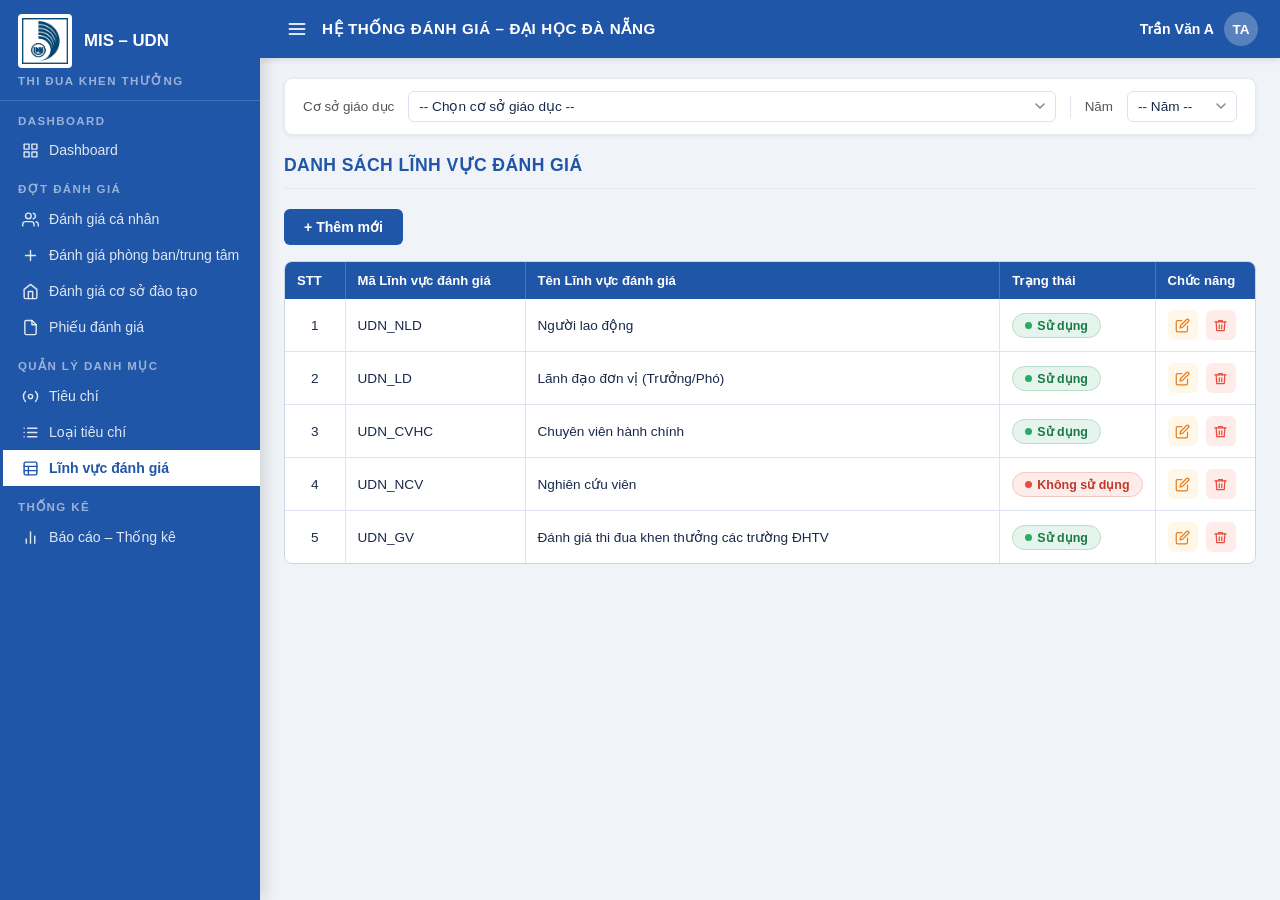
<file: Linhvucdanhgia.html>
<!DOCTYPE html>
<html lang="vi">
<head>
<meta charset="UTF-8"/>
<meta name="viewport" content="width=device-width, initial-scale=1.0"/>
<title>Lĩnh vực đánh giá – MIS UDN</title>
<style>
*{box-sizing:border-box;margin:0;padding:0}
html,body{height:100%;font-family:'Segoe UI','Arial',sans-serif;background:#f0f4f8;color:#1a2a4a;overflow:hidden}
.app{display:flex;height:100vh;width:100vw;overflow:hidden}
.sidebar{width:260px;min-width:260px;flex-shrink:0;background:#2056a8;display:flex;flex-direction:column;overflow-y:auto;overflow-x:hidden;box-shadow:4px 0 16px rgba(0,0,0,.15);transition:width .3s,min-width .3s}
.sidebar.collapsed{width:0;min-width:0}
.sidebar-top{border-bottom:1px solid rgba(255,255,255,.15);padding-bottom:12px}
.sidebar-brand{display:flex;align-items:center;gap:12px;padding:14px 18px 0}
.brand-logo{width:54px;height:54px;background:#fff;border-radius:4px;display:flex;align-items:center;justify-content:center;flex-shrink:0;overflow:hidden;cursor:pointer}
.brand-logo img{width:46px;height:46px;object-fit:contain}
.brand-name{font-size:1.05rem;font-weight:700;color:#fff}
.thi-dua-label{font-size:.72rem;font-weight:700;color:rgba(255,255,255,.55);letter-spacing:1.4px;text-transform:uppercase;padding:6px 18px 0}
.sidebar-section-label{font-size:.72rem;font-weight:700;color:rgba(255,255,255,.55);letter-spacing:1.4px;text-transform:uppercase;padding:14px 18px 5px}
.nav-item{display:flex;align-items:center;gap:10px;padding:9px 18px;color:rgba(255,255,255,.85);font-size:.88rem;font-weight:500;cursor:pointer;border-left:3px solid transparent;transition:background .15s;white-space:nowrap}
.nav-item:hover{background:rgba(255,255,255,.1);color:#fff}
.nav-item.active{background:#fff;color:#2056a8;border-left:3px solid #2056a8;font-weight:700}
.nav-item .icon{width:18px;height:18px;flex-shrink:0;display:flex;align-items:center;justify-content:center}
.main{flex:1;min-width:0;display:flex;flex-direction:column;overflow:hidden;position:relative}
.topbar{height:58px;min-height:58px;background:#2056a8;display:flex;align-items:center;padding:0 22px;gap:10px;box-shadow:0 2px 6px rgba(0,0,0,.12);flex-shrink:0}
.topbar-menu{width:30px;height:30px;cursor:pointer;color:#fff;background:none;border:none;opacity:.85;display:flex;align-items:center;justify-content:center}
.topbar-menu:hover{opacity:1}
.topbar-title{font-size:.95rem;font-weight:700;color:#fff;letter-spacing:.6px;text-transform:uppercase;flex:1}
.topbar-user{display:flex;align-items:center;gap:10px;color:#fff;font-size:.88rem}
.topbar-user .name{font-weight:600}
.user-avatar{width:34px;height:34px;border-radius:50%;background:rgba(255,255,255,.25);display:flex;align-items:center;justify-content:center;font-weight:700;font-size:.85rem;color:#fff;cursor:pointer;flex-shrink:0}
.content{flex:1;overflow-y:auto;padding:20px 24px}
.filter-bar{display:flex;align-items:center;gap:14px;background:#fff;border-radius:8px;padding:12px 18px;box-shadow:0 1px 4px rgba(0,0,0,.07);border:1px solid #e4eaf4;margin-bottom:20px}
.filter-label{font-size:.84rem;color:#555;white-space:nowrap;font-weight:500}
.filter-select{flex:1;border:1px solid #dde3ee;border-radius:6px;padding:7px 32px 7px 10px;font-size:.85rem;font-family:'Segoe UI','Arial',sans-serif;color:#1a2a4a;background:#fff url("data:image/svg+xml,%3Csvg xmlns='http://www.w3.org/2000/svg' width='10' height='7' viewBox='0 0 10 7'%3E%3Cpath d='M1 1l4 4 4-4' stroke='%23888' stroke-width='1.5' fill='none' stroke-linecap='round'/%3E%3C/svg%3E") no-repeat right 10px center;appearance:none;cursor:pointer}
.filter-select:focus{outline:none;border-color:#2056a8}
.filter-divider{width:1px;height:22px;background:#e0e6f0;flex-shrink:0}
.filter-year{width:110px;flex:none}
.page-title{font-size:1.1rem;font-weight:700;color:#2056a8;letter-spacing:.4px;text-transform:uppercase;padding-bottom:12px;border-bottom:1.5px solid #e0e8f5;margin-bottom:20px}
.btn-add{display:inline-flex;align-items:center;gap:6px;padding:10px 20px;border-radius:6px;background:#2056a8;color:#fff;font-size:.88rem;font-weight:600;font-family:'Segoe UI','Arial',sans-serif;border:none;cursor:pointer;transition:opacity .15s,transform .1s}
.btn-add:hover{opacity:.88;transform:translateY(-1px)}
.table-wrap{margin-top:16px;border-radius:8px;border:1.5px solid #c8d6ea;overflow:hidden;display:none}
.table-wrap.show{display:block}
table{width:100%;border-collapse:collapse;font-size:.85rem}
thead tr{background:#2056a8}
thead th{padding:11px 12px;color:#fff;font-weight:600;font-size:.82rem;text-align:left;white-space:nowrap;border-right:1px solid rgba(255,255,255,.2)}
thead th:last-child{border-right:none}
tbody tr{border-bottom:1.5px solid #dde6f0;background:#fff;transition:background .15s}
tbody tr:last-child{border-bottom:none}
tbody tr:hover{background:#f5f8ff}
tbody td{padding:11px 12px;color:#1a2a4a;vertical-align:middle;border-right:1px solid #dde6f0}
tbody td:last-child{border-right:none}

/* ===== BADGE TRẠNG THÁI ===== */
.badge{display:inline-flex;align-items:center;gap:5px;padding:4px 12px;border-radius:20px;font-size:.78rem;font-weight:600;white-space:nowrap}
.badge-active{background:#e6f4ee;color:#1a7a45;border:1px solid #b6dfc8}
.badge-active::before{content:'';width:7px;height:7px;border-radius:50%;background:#27ae60;flex-shrink:0}
.badge-inactive{background:#fdecea;color:#c0392b;border:1px solid #f5c6c2}
.badge-inactive::before{content:'';width:7px;height:7px;border-radius:50%;background:#e74c3c;flex-shrink:0}
/* ============================= */

.action-btns{display:flex;align-items:center;gap:8px}
.action-btn{width:30px;height:30px;border-radius:6px;border:none;display:flex;align-items:center;justify-content:center;cursor:pointer;transition:opacity .15s,transform .1s;position:relative}
.action-btn:hover{opacity:.8;transform:scale(1.1)}
.action-btn.edit{background:#fff8e8;color:#e67e22}
.action-btn.del{background:#fdecea;color:#e74c3c}
.action-btn .tooltip{display:none;position:absolute;bottom:36px;left:50%;transform:translateX(-50%);background:#333;color:#fff;font-size:.72rem;white-space:nowrap;padding:4px 8px;border-radius:4px;pointer-events:none;z-index:100}
.action-btn .tooltip::after{content:'';position:absolute;top:100%;left:50%;transform:translateX(-50%);border:5px solid transparent;border-top-color:#333}
.action-btn:hover .tooltip{display:block}
.toggle-wrap{display:flex;align-items:center;gap:10px}
.toggle{position:relative;display:inline-block;width:44px;height:24px}
.toggle input{opacity:0;width:0;height:0}
.slider{position:absolute;inset:0;background:#ccc;border-radius:24px;cursor:pointer;transition:.3s}
.slider::before{content:'';position:absolute;width:18px;height:18px;left:3px;bottom:3px;background:#fff;border-radius:50%;transition:.3s}
input:checked+.slider{background:#2056a8}
input:checked+.slider::before{transform:translateX(20px)}
.toggle-label{font-size:.88rem;color:#333}
.modal-overlay{display:none;position:fixed;inset:0;z-index:999;background:rgba(0,0,0,.35);align-items:center;justify-content:center}
.modal-overlay.open{display:flex}
.add-modal-overlay{display:none;position:fixed;inset:0;z-index:999;background:rgba(0,0,0,.35);align-items:center;justify-content:center}
.add-modal-overlay.open{display:flex}
.add-modal-box{background:#fff;border-radius:10px;width:min(580px,92vw);overflow:hidden;box-shadow:0 12px 40px rgba(0,0,0,.2);animation:popIn .2s cubic-bezier(.34,1.56,.64,1)}
.modal-box{background:#fff;border-radius:10px;width:min(480px,90vw);overflow:hidden;box-shadow:0 12px 40px rgba(0,0,0,.2);animation:popIn .2s cubic-bezier(.34,1.56,.64,1)}
@keyframes popIn{from{transform:scale(.9);opacity:0}to{transform:scale(1);opacity:1}}
.add-modal-header{background:#2056a8;display:flex;align-items:center;justify-content:space-between;padding:14px 22px}
.add-modal-title{font-size:.95rem;font-weight:700;color:#fff;letter-spacing:.3px}
.add-modal-close{background:none;border:none;color:#fff;cursor:pointer;font-size:1.3rem;opacity:.85}
.add-modal-close:hover{opacity:1}
.add-modal-body{padding:28px 32px}
.add-modal-footer{display:flex;align-items:center;justify-content:flex-end;gap:12px;padding:14px 32px 24px;border-top:1px solid #e8edf5}
.form-row{display:grid;grid-template-columns:150px 1fr;align-items:center;gap:12px;margin-bottom:16px}
.form-label{font-size:.88rem;font-weight:500;color:#333}
.form-value{font-size:.88rem;font-weight:700;color:#2056a8}
.form-input{width:100%;border:1px solid #dde3ee;border-radius:6px;padding:10px 12px;font-size:.87rem;font-family:'Segoe UI','Arial',sans-serif;color:#1a2a4a;background:#fff}
.form-input:focus{outline:none;border-color:#2056a8;box-shadow:0 0 0 2px rgba(32,86,168,.1)}
.form-input.error{border-color:#e74c3c}
.form-error{font-size:.75rem;color:#e74c3c;margin-top:4px;display:none}
.form-error.show{display:block}
.modal-btn{display:inline-flex;align-items:center;gap:7px;padding:9px 22px;border-radius:6px;font-size:.88rem;font-weight:600;font-family:'Segoe UI','Arial',sans-serif;cursor:pointer;border:1.5px solid;transition:opacity .15s}
.modal-btn:hover{opacity:.88}
.modal-btn.cancel{background:#fff;color:#444;border-color:#bbb}
.modal-btn.confirm{background:#2056a8;color:#fff;border-color:#2056a8}
.del-modal-header{background:#2056a8;display:flex;align-items:center;justify-content:space-between;padding:14px 22px}
.del-modal-title{font-size:.9rem;font-weight:700;color:#fff;letter-spacing:.8px;text-transform:uppercase}
.del-modal-close{background:none;border:none;color:#fff;cursor:pointer;font-size:1.3rem;opacity:.85}
.del-modal-body{display:flex;align-items:center;gap:18px;padding:30px 28px}
.del-modal-icon{width:52px;height:52px;flex-shrink:0;border-radius:50%;border:2.5px solid #555;display:flex;align-items:center;justify-content:center;color:#555;font-size:1.4rem;font-weight:700}
.del-modal-msg{font-size:.92rem;color:#222;font-weight:500;line-height:1.5}
.del-modal-footer{display:flex;align-items:center;justify-content:flex-end;gap:12px;padding:14px 24px 22px}
.toast{position:fixed;top:20px;right:20px;z-index:9999;background:#27ae60;color:#fff;padding:12px 20px 12px 16px;border-radius:8px;display:flex;align-items:center;gap:10px;font-size:.88rem;font-weight:600;box-shadow:0 4px 16px rgba(0,0,0,.2);transform:translateX(120%);transition:transform .35s cubic-bezier(.34,1.56,.64,1);max-width:320px}
.toast.show{transform:translateX(0)}
.sidebar::-webkit-scrollbar,.content::-webkit-scrollbar{width:4px}
.sidebar::-webkit-scrollbar-thumb{background:rgba(255,255,255,.2);border-radius:4px}
.content::-webkit-scrollbar-thumb{background:#c0cde0;border-radius:4px}
</style>
</head>
<body>
<div class="app">

  <!-- SIDEBAR -->
  <aside class="sidebar" id="sidebar">
    <div class="sidebar-top">
      <div class="sidebar-brand">
        <div class="brand-logo" onclick="window.location.href='Dashboard.html'" title="Về trang chủ">
          <img src="./Hinhanh/logo.png" alt="Logo"/>
        </div>
        <div class="brand-name">MIS – UDN</div>
      </div>
      <div class="thi-dua-label">THI ĐUA KHEN THƯỞNG</div>
    </div>

    <div class="sidebar-section-label">Dashboard</div>
    <div class="nav-item" onclick="window.location.href='Dashboard.html'">
      <span class="icon"><svg width="17" height="17" viewBox="0 0 24 24" fill="none" stroke="currentColor" stroke-width="2" stroke-linecap="round" stroke-linejoin="round"><rect x="3" y="3" width="7" height="7"/><rect x="14" y="3" width="7" height="7"/><rect x="14" y="14" width="7" height="7"/><rect x="3" y="14" width="7" height="7"/></svg></span>
      Dashboard
    </div>

    <div class="sidebar-section-label">Đợt đánh giá</div>
    <div class="nav-item" onclick="window.location.href='Danhgiacanhan.html'">
      <span class="icon"><svg width="17" height="17" viewBox="0 0 24 24" fill="none" stroke="currentColor" stroke-width="2" stroke-linecap="round" stroke-linejoin="round"><path d="M17 21v-2a4 4 0 0 0-4-4H5a4 4 0 0 0-4 4v2"/><circle cx="9" cy="7" r="4"/><path d="M23 21v-2a4 4 0 0 0-3-3.87"/><path d="M16 3.13a4 4 0 0 1 0 7.75"/></svg></span>
      Đánh giá cá nhân
    </div>
    <div class="nav-item" onclick="window.location.href='Danhgiaphongban.html'">
      <span class="icon"><svg width="17" height="17" viewBox="0 0 24 24" fill="none" stroke="currentColor" stroke-width="2" stroke-linecap="round" stroke-linejoin="round"><line x1="12" y1="5" x2="12" y2="19"/><line x1="5" y1="12" x2="19" y2="12"/></svg></span>
      Đánh giá phòng ban/trung tâm
    </div>
    <div class="nav-item" onclick="window.location.href='Danhgiacosodaotao.html'">
      <span class="icon"><svg width="17" height="17" viewBox="0 0 24 24" fill="none" stroke="currentColor" stroke-width="2" stroke-linecap="round" stroke-linejoin="round"><path d="M3 9l9-7 9 7v11a2 2 0 0 1-2 2H5a2 2 0 0 1-2-2z"/><polyline points="9 22 9 12 15 12 15 22"/></svg></span>
      Đánh giá cơ sở đào tạo
    </div>
    <div class="nav-item" onclick="window.location.href='Phieudanhgia.html'">
      <span class="icon"><svg width="17" height="17" viewBox="0 0 24 24" fill="none" stroke="currentColor" stroke-width="2" stroke-linecap="round" stroke-linejoin="round"><path d="M14 2H6a2 2 0 0 0-2 2v16a2 2 0 0 0 2 2h12a2 2 0 0 0 2-2V8z"/><polyline points="14 2 14 8 20 8"/></svg></span>
      Phiếu đánh giá
    </div>

    <div class="sidebar-section-label">Quản lý danh mục</div>
    <div class="nav-item" onclick="window.location.href='Tieuchi.html'">
      <span class="icon"><svg width="17" height="17" viewBox="0 0 24 24" fill="none" stroke="currentColor" stroke-width="2" stroke-linecap="round" stroke-linejoin="round"><circle cx="12" cy="12" r="3"/><path d="M19.07 4.93a10 10 0 0 1 0 14.14M4.93 4.93a10 10 0 0 0 0 14.14"/></svg></span>
      Tiêu chí
    </div>
    <div class="nav-item" onclick="window.location.href='Loaitieuchi.html'">
      <span class="icon"><svg width="17" height="17" viewBox="0 0 24 24" fill="none" stroke="currentColor" stroke-width="2" stroke-linecap="round" stroke-linejoin="round"><line x1="8" y1="6" x2="21" y2="6"/><line x1="8" y1="12" x2="21" y2="12"/><line x1="8" y1="18" x2="21" y2="18"/><line x1="3" y1="6" x2="3.01" y2="6"/><line x1="3" y1="12" x2="3.01" y2="12"/><line x1="3" y1="18" x2="3.01" y2="18"/></svg></span>
      Loại tiêu chí
    </div>
    <div class="nav-item active">
      <span class="icon"><svg width="17" height="17" viewBox="0 0 24 24" fill="none" stroke="currentColor" stroke-width="2" stroke-linecap="round" stroke-linejoin="round"><rect x="3" y="3" width="18" height="18" rx="2"/><line x1="3" y1="9" x2="21" y2="9"/><line x1="3" y1="15" x2="21" y2="15"/><line x1="9" y1="9" x2="9" y2="21"/></svg></span>
      Lĩnh vực đánh giá
    </div>

    <div class="sidebar-section-label">Thống kê</div>
    <div class="nav-item" onclick="window.location.href='Baocao.html'">
      <span class="icon"><svg width="17" height="17" viewBox="0 0 24 24" fill="none" stroke="currentColor" stroke-width="2" stroke-linecap="round" stroke-linejoin="round"><line x1="18" y1="20" x2="18" y2="10"/><line x1="12" y1="20" x2="12" y2="4"/><line x1="6" y1="20" x2="6" y2="14"/></svg></span>
      Báo cáo – Thống kê
    </div>
  </aside>

  <!-- MAIN -->
  <div class="main">
    <header class="topbar">
      <button class="topbar-menu" onclick="document.getElementById('sidebar').classList.toggle('collapsed')">
        <svg width="20" height="20" viewBox="0 0 24 24" fill="none" stroke="currentColor" stroke-width="2.2" stroke-linecap="round"><line x1="3" y1="6" x2="21" y2="6"/><line x1="3" y1="12" x2="21" y2="12"/><line x1="3" y1="18" x2="21" y2="18"/></svg>
      </button>
      <div class="topbar-title">Hệ thống đánh giá – Đại học Đà Nẵng</div>
      <div class="topbar-user">
        <span class="name">Trần Văn A</span>
        <div class="user-avatar">TA</div>
      </div>
    </header>

    <div class="content">
      <div class="filter-bar">
        <span class="filter-label">Cơ sở giáo dục</span>
        <select class="filter-select">
          <option value="">-- Chọn cơ sở giáo dục --</option>
          <option>ĐẠI HỌC ĐÀ NẴNG</option>
          <option>TRƯỜNG ĐẠI HỌC KINH TẾ - ĐẠI HỌC ĐÀ NẴNG </option>
          <option>TRƯỜNG ĐẠI HỌC BÁCH KHOA - ĐẠI HỌC ĐÀ NẴNG</option>
          <Option>TRƯỜNG ĐẠI HỌC SƯ PHẠM - ĐẠI HỌC ĐÀ NẴNG</Option>
          <Option>TRƯỜNG ĐẠI HỌC SƯ PHẠM KỸ THUẬT - ĐẠI HỌC ĐÀ NẴNG</Option>
          <Option>TRƯỜNG ĐẠI HỌC NGOẠI NGỮ - ĐẠI HỌC ĐÀ NẴNG</Option>
          <Option>TRƯỜNG ĐẠI HỌC Y DƯỢC - ĐẠI HỌC ĐÀ NẴNG</Option>
          <Option>TRƯỜNG ĐẠI HỌC CÔNG NGHỆ THÔNG TIN VÀ TRUYỀN THÔNG VIỆT-HÀN</Option>
        </select>
        <div class="filter-divider"></div>
        <span class="filter-label">Năm</span>
        <select class="filter-select filter-year">
          <option value="">-- Năm --</option>
          <option>2025</option><option>2024</option><option>2023</option>
        </select>
      </div>

      <div class="page-title">Danh sách lĩnh vực đánh giá</div>
      <div style="margin-bottom:16px"><button class="btn-add" onclick="openAddModal()">+ Thêm mới</button></div>

      <div class="table-wrap" id="dataTable">
        <table>
          <thead><tr>
            <th style="width:60px">STT</th>
            <th style="width:180px">Mã Lĩnh vực đánh giá</th>
            <th>Tên Lĩnh vực đánh giá</th>
            <th style="width:150px">Trạng thái</th>
            <th style="width:100px">Chức năng</th>
          </tr></thead>
          <tbody id="tableBody"></tbody>
        </table>
      </div>
    </div>
  </div>
</div>

<!-- THÊM MỚI MODAL -->
<div class="add-modal-overlay" id="addModal">
  <div class="add-modal-box">
    <div class="add-modal-header">
      <span class="add-modal-title">Thêm mới lĩnh vực đánh giá</span>
      <button class="add-modal-close" onclick="closeAddModal()">&#x2715;</button>
    </div>
    <div class="add-modal-body">
      <div class="form-row">
        <span class="form-label">Cơ sở đào tạo</span>
        <span class="form-value">ĐẠI HỌC ĐÀ NẴNG</span>
      </div>
      <div class="form-row">
        <label class="form-label">Mã Lĩnh vực đánh giá</label>
        <div>
          <input class="form-input" type="text" id="f-ma" placeholder="Nhập Mã lĩnh vực đánh giá" oninput="clearErr('f-ma','fe-ma')"/>
          <div class="form-error" id="fe-ma">Vui lòng nhập mã lĩnh vực đánh giá</div>
        </div>
      </div>
      <div class="form-row">
        <label class="form-label">Tên Lĩnh vực đánh giá</label>
        <div>
          <input class="form-input" type="text" id="f-ten" placeholder="Nhập tên lĩnh vực đánh giá" oninput="clearErr('f-ten','fe-ten')"/>
          <div class="form-error" id="fe-ten">Vui lòng nhập tên lĩnh vực đánh giá</div>
        </div>
      </div>
      <div class="form-row">
        <label class="form-label">Trạng thái</label>
        <div class="toggle-wrap">
          <label class="toggle"><input type="checkbox" id="f-active" checked/><span class="slider"></span></label>
          <span class="toggle-label" id="f-active-lbl">Sử dụng</span>
        </div>
      </div>
    </div>
    <div class="add-modal-footer">
      <button class="modal-btn cancel" onclick="closeAddModal()">&#x2715; Đóng</button>
      <button class="modal-btn confirm" onclick="saveRecord()">
        <svg width="14" height="14" viewBox="0 0 24 24" fill="none" stroke="currentColor" stroke-width="2.2" stroke-linecap="round" stroke-linejoin="round"><path d="M19 21H5a2 2 0 0 1-2-2V5a2 2 0 0 1 2-2h11l5 5v11a2 2 0 0 1-2 2z"/><polyline points="17 21 17 13 7 13 7 21"/><polyline points="7 3 7 8 15 8"/></svg>
        Lưu lại
      </button>
    </div>
  </div>
</div>

<!-- CHỈNH SỬA MODAL -->
<div class="add-modal-overlay" id="editModal">
  <div class="add-modal-box">
    <div class="add-modal-header">
      <span class="add-modal-title">Chỉnh sửa lĩnh vực đánh giá</span>
      <button class="add-modal-close" onclick="closeEditModal()">&#x2715;</button>
    </div>
    <div class="add-modal-body">
      <div class="form-row">
        <span class="form-label">Cơ sở đào tạo</span>
        <span class="form-value">ĐẠI HỌC ĐÀ NẴNG</span>
      </div>
      <div class="form-row">
        <label class="form-label">Mã Lĩnh vực đánh giá</label>
        <input class="form-input" type="text" id="ef-ma" placeholder="Nhập Mã lĩnh vực đánh giá"/>
      </div>
      <div class="form-row">
        <label class="form-label">Tên Lĩnh vực đánh giá</label>
        <input class="form-input" type="text" id="ef-ten" placeholder="Nhập tên lĩnh vực đánh giá"/>
      </div>
      <div class="form-row">
        <label class="form-label">Trạng thái</label>
        <div class="toggle-wrap">
          <label class="toggle"><input type="checkbox" id="ef-active" checked/><span class="slider"></span></label>
          <span class="toggle-label" id="ef-active-lbl">Sử dụng</span>
        </div>
      </div>
    </div>
    <div class="add-modal-footer">
      <button class="modal-btn cancel" onclick="closeEditModal()">&#x2715; Đóng</button>
      <button class="modal-btn confirm" onclick="saveEdit()">
        <svg width="14" height="14" viewBox="0 0 24 24" fill="none" stroke="currentColor" stroke-width="2.2" stroke-linecap="round" stroke-linejoin="round"><path d="M19 21H5a2 2 0 0 1-2-2V5a2 2 0 0 1 2-2h11l5 5v11a2 2 0 0 1-2 2z"/><polyline points="17 21 17 13 7 13 7 21"/><polyline points="7 3 7 8 15 8"/></svg>
        Lưu lại
      </button>
    </div>
  </div>
</div>

<!-- XOÁ MODAL -->
<div class="modal-overlay" id="delModal">
  <div class="modal-box">
    <div class="del-modal-header">
      <span class="del-modal-title">Xoá lĩnh vực đánh giá</span>
      <button class="del-modal-close" onclick="closeDelModal()">&#x2715;</button>
    </div>
    <div class="del-modal-body">
      <div class="del-modal-icon">?</div>
      <div class="del-modal-msg" id="delMsg">Bạn có chắc chắn muốn xoá lĩnh vực đánh giá này?</div>
    </div>
    <div class="del-modal-footer">
      <button class="modal-btn cancel" onclick="closeDelModal()">&#x2715; Huỷ</button>
      <button class="modal-btn confirm" style="background:#e74c3c;border-color:#e74c3c" onclick="confirmDel()">
        <svg width="15" height="15" viewBox="0 0 24 24" fill="none" stroke="currentColor" stroke-width="2.2" stroke-linecap="round" stroke-linejoin="round"><polyline points="3 6 5 6 21 6"/><path d="M19 6l-1 14H6L5 6"/><path d="M10 11v6M14 11v6"/><path d="M9 6V4h6v2"/></svg>
        Xoá
      </button>
    </div>
  </div>
</div>

<!-- TOAST -->
<div class="toast" id="toast">
  <svg width="20" height="20" viewBox="0 0 24 24" fill="none" stroke="currentColor" stroke-width="2.5" stroke-linecap="round" stroke-linejoin="round"><polyline points="20 6 9 17 4 12"/></svg>
  <span id="toastMsg">Thao tác thành công!</span>
</div>

<script>
let records=[], editIdx=-1, delIdx=-1;

function setActive(el){
  document.querySelectorAll('.nav-item').forEach(i=>i.classList.remove('active'));
  el.classList.add('active');
}
function showToast(msg){
  const t=document.getElementById('toast');
  document.getElementById('toastMsg').textContent=msg||'Thao tác thành công!';
  t.classList.add('show');
  setTimeout(()=>t.classList.remove('show'),3000);
}
function clearErr(id,eid){
  document.getElementById(id).classList.remove('error');
  document.getElementById(eid).classList.remove('show');
}

// ADD
function openAddModal(){
  document.getElementById('f-ma').value='';
  document.getElementById('f-ten').value='';
  document.getElementById('f-active').checked=true;
  document.getElementById('f-active-lbl').textContent='Sử dụng';
  ['f-ma','f-ten'].forEach(id=>document.getElementById(id).classList.remove('error'));
  ['fe-ma','fe-ten'].forEach(id=>document.getElementById(id).classList.remove('show'));
  document.getElementById('addModal').classList.add('open');
}
function closeAddModal(){ document.getElementById('addModal').classList.remove('open'); }
function saveRecord(){
  const ma=document.getElementById('f-ma').value.trim();
  const ten=document.getElementById('f-ten').value.trim();
  let valid=true;
  if(!ma){ document.getElementById('f-ma').classList.add('error'); document.getElementById('fe-ma').classList.add('show'); valid=false; } else clearErr('f-ma','fe-ma');
  if(!ten){ document.getElementById('f-ten').classList.add('error'); document.getElementById('fe-ten').classList.add('show'); valid=false; } else clearErr('f-ten','fe-ten');
  if(!valid) return;
  records.push({ma, ten, trangthai: document.getElementById('f-active').checked ? 'Sử dụng' : 'Không sử dụng'});
  renderTable(); closeAddModal(); showToast('Thêm lĩnh vực đánh giá thành công!');
}

// EDIT
function openEditModal(idx){
  editIdx=idx;
  const r=records[idx];
  document.getElementById('ef-ma').value=r.ma;
  document.getElementById('ef-ten').value=r.ten;
  const active=r.trangthai==='Sử dụng';
  document.getElementById('ef-active').checked=active;
  document.getElementById('ef-active-lbl').textContent=active?'Sử dụng':'Không sử dụng';
  document.getElementById('editModal').classList.add('open');
}
function closeEditModal(){ document.getElementById('editModal').classList.remove('open'); editIdx=-1; }
function saveEdit(){
  if(editIdx<0) return;
  records[editIdx]={
    ma: document.getElementById('ef-ma').value.trim(),
    ten: document.getElementById('ef-ten').value.trim(),
    trangthai: document.getElementById('ef-active').checked ? 'Sử dụng' : 'Không sử dụng'
  };
  renderTable(); closeEditModal(); showToast('Cập nhật lĩnh vực đánh giá thành công!');
}

// DELETE
function openDelModal(idx){
  delIdx=idx;
  document.getElementById('delMsg').textContent='Bạn có chắc chắn muốn xoá lĩnh vực đánh giá ['+records[idx].ma+'] ?';
  document.getElementById('delModal').classList.add('open');
}
function closeDelModal(){ document.getElementById('delModal').classList.remove('open'); delIdx=-1; }
function confirmDel(){
  if(delIdx>=0){ records.splice(delIdx,1); renderTable(); showToast('Xoá lĩnh vực đánh giá thành công!'); }
  closeDelModal();
}

// RENDER – badge trạng thái
function renderTable(){
  const tbody=document.getElementById('tableBody');
  const wrap=document.getElementById('dataTable');
  if(records.length===0){ wrap.classList.remove('show'); return; }
  wrap.classList.add('show');
  tbody.innerHTML=records.map((r,i)=>{
    const isActive = r.trangthai === 'Sử dụng';
    const badgeHtml = isActive
      ? `<span class="badge badge-active">Sử dụng</span>`
      : `<span class="badge badge-inactive">Không sử dụng</span>`;
    return `
    <tr>
      <td style="text-align:center">${i+1}</td>
      <td>${r.ma}</td>
      <td>${r.ten}</td>
      <td>${badgeHtml}</td>
      <td>
        <div class="action-btns">
          <button class="action-btn edit" onclick="openEditModal(${i})">
            <svg width="15" height="15" viewBox="0 0 24 24" fill="none" stroke="currentColor" stroke-width="2" stroke-linecap="round" stroke-linejoin="round"><path d="M11 4H4a2 2 0 0 0-2 2v14a2 2 0 0 0 2 2h14a2 2 0 0 0 2-2v-7"/><path d="M18.5 2.5a2.121 2.121 0 0 1 3 3L12 15l-4 1 1-4 9.5-9.5z"/></svg>
            <span class="tooltip">Chỉnh sửa lĩnh vực đánh giá</span>
          </button>
          <button class="action-btn del" onclick="openDelModal(${i})">
            <svg width="15" height="15" viewBox="0 0 24 24" fill="none" stroke="currentColor" stroke-width="2" stroke-linecap="round" stroke-linejoin="round"><polyline points="3 6 5 6 21 6"/><path d="M19 6l-1 14H6L5 6"/><path d="M10 11v6M14 11v6"/><path d="M9 6V4h6v2"/></svg>
            <span class="tooltip">Xoá lĩnh vực đánh giá</span>
          </button>
        </div>
      </td>
    </tr>`;
  }).join('');
}

// TOGGLE labels
document.getElementById('f-active').addEventListener('change',function(){
  document.getElementById('f-active-lbl').textContent=this.checked?'Sử dụng':'Không sử dụng';
});
document.getElementById('ef-active').addEventListener('change',function(){
  document.getElementById('ef-active-lbl').textContent=this.checked?'Sử dụng':'Không sử dụng';
});

['addModal','editModal','delModal'].forEach(id=>{
  document.getElementById(id).addEventListener('click',function(e){ if(e.target===this) this.classList.remove('open'); });
});
records = [
    { ma: "UDN_NLD",  ten: "Người lao động",                                 trangthai: "Sử dụng" },
    { ma: "UDN_LD",   ten: "Lãnh đạo đơn vị (Trưởng/Phó)",                  trangthai: "Sử dụng" },
    { ma: "UDN_CVHC", ten: "Chuyên viên hành chính",                         trangthai: "Sử dụng" },
    { ma: "UDN_NCV",  ten: "Nghiên cứu viên",                                trangthai: "Không sử dụng" },
    { ma: "UDN_GV",   ten: "Đánh giá thi đua khen thưởng các trường ĐHTV",  trangthai: "Sử dụng" },
  ];
  renderTable();
</script>
</body>
</html>
</file>
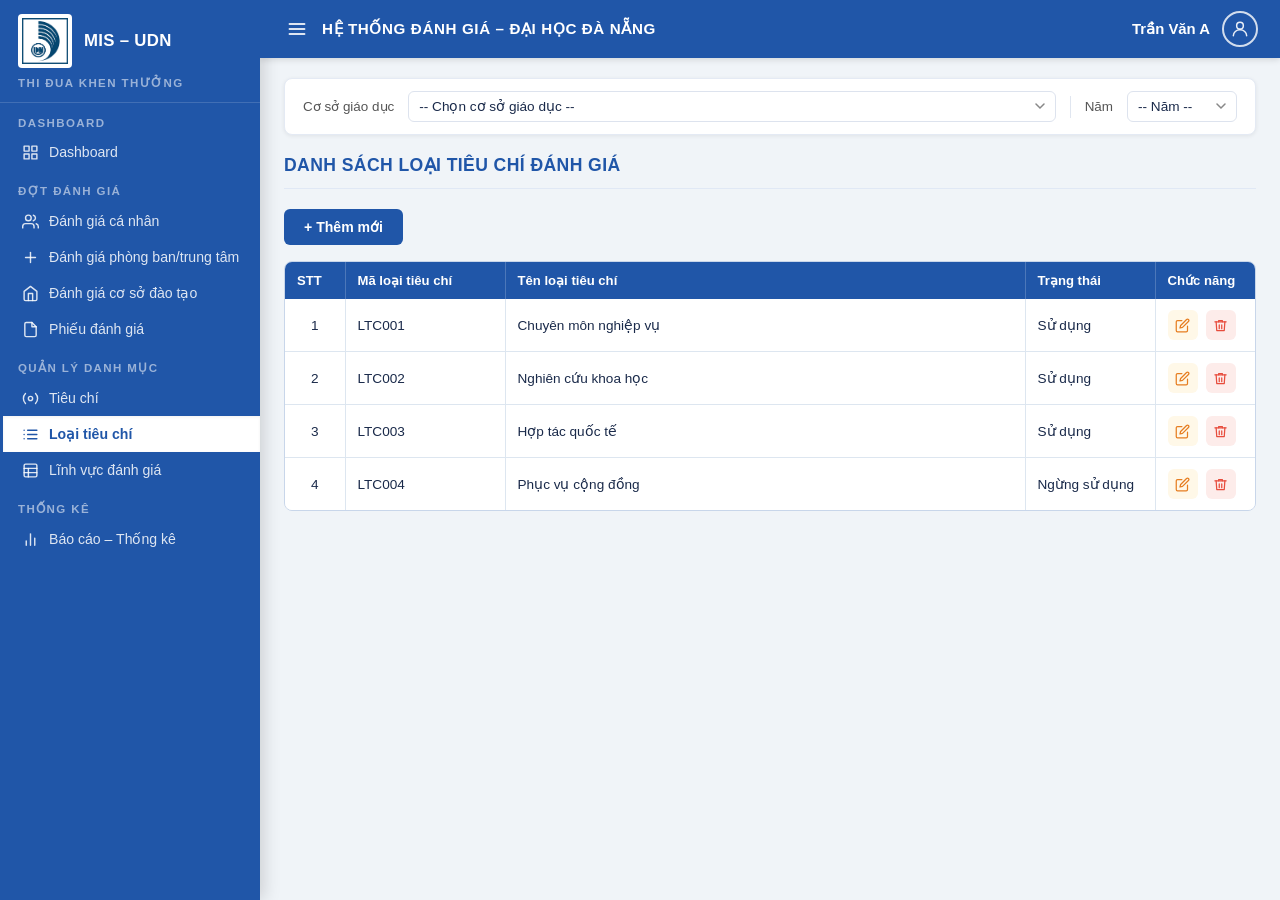
<file: Loaitieuchi.html>
<!DOCTYPE html>
<html lang="vi">
<head>
<meta charset="UTF-8"/>
<meta name="viewport" content="width=device-width, initial-scale=1.0"/>
<title>Loại tiêu chí – MIS UDN</title>

<link rel="stylesheet" href="style.css"/>
<style>
/* ── ADD MODAL ── */
.add-modal-overlay{display:none;position:fixed;inset:0;z-index:999;background:rgba(0,0,0,.35);align-items:center;justify-content:center}
.add-modal-overlay.open{display:flex}
.add-modal-box{background:#fff;border-radius:10px;width:min(580px,92vw);overflow:hidden;box-shadow:0 12px 40px rgba(0,0,0,.2);animation:popIn .2s cubic-bezier(.34,1.56,.64,1)}
@keyframes popIn{from{transform:scale(.9);opacity:0}to{transform:scale(1);opacity:1}}
.add-modal-header{background:#2056a8;display:flex;align-items:center;justify-content:space-between;padding:14px 22px}
.add-modal-title{font-size:.95rem;font-weight:700;color:#fff;letter-spacing:.3px}
.add-modal-close{background:none;border:none;color:#fff;cursor:pointer;font-size:1.3rem;opacity:.85}
.add-modal-close:hover{opacity:1}
.add-modal-body{padding:28px 32px}
.add-modal-footer{display:flex;align-items:center;justify-content:flex-end;gap:12px;padding:14px 32px 24px;border-top:1px solid #e8edf5}

/* ── FORM ── */
.form-row{display:grid;grid-template-columns:150px 1fr;align-items:center;gap:12px;margin-bottom:16px}
.form-label{font-size:.88rem;font-weight:500;color:#333}
.form-value{font-size:.88rem;font-weight:700;color:#2056a8}
.form-input{width:100%;border:1px solid #dde3ee;border-radius:6px;padding:10px 12px;font-size:.87rem;font-family:'Segoe UI','Arial',sans-serif;color:#1a2a4a;background:#fff;box-sizing:border-box}
.form-input:focus{outline:none;border-color:#2056a8;box-shadow:0 0 0 2px rgba(32,86,168,.1)}
.form-input.error{border-color:#e74c3c;box-shadow:0 0 0 2px rgba(231,76,60,.1)}
.form-select{width:100%;border:1px solid #dde3ee;border-radius:6px;padding:10px 32px 10px 12px;font-size:.87rem;font-family:'Segoe UI','Arial',sans-serif;color:#666;background:#fff url("data:image/svg+xml,%3Csvg xmlns='http://www.w3.org/2000/svg' width='10' height='7' viewBox='0 0 10 7'%3E%3Cpath d='M1 1l4 4 4-4' stroke='%23888' stroke-width='1.5' fill='none' stroke-linecap='round'/%3E%3C/svg%3E") no-repeat right 10px center;appearance:none;cursor:pointer;box-sizing:border-box}
.form-select:focus{outline:none;border-color:#2056a8}
.form-select.error{border-color:#e74c3c;box-shadow:0 0 0 2px rgba(231,76,60,.1)}
.form-error{font-size:.75rem;color:#e74c3c;margin-top:4px;display:none}
.form-error.show{display:block}

/* ── TABLE ── */
.table-wrap{margin-top:16px;border-radius:8px;border:1.5px solid #c8d6ea;overflow:hidden;display:none}
.table-wrap.show{display:block}
table{width:100%;border-collapse:collapse;font-size:.85rem}
thead tr{background:#2056a8}
thead th{padding:11px 12px;color:#fff;font-weight:600;font-size:.82rem;text-align:left;white-space:nowrap;border-right:1px solid rgba(255,255,255,.2)}
thead th:last-child{border-right:none}
tbody tr{border-bottom:1.5px solid #dde6f0;background:#fff;transition:background .15s}
tbody tr:last-child{border-bottom:none}
tbody tr:hover{background:#f5f8ff}
tbody td{padding:11px 12px;color:#1a2a4a;vertical-align:middle;border-right:1px solid #dde6f0}
tbody td:last-child{border-right:none}

/* ── ACTION BUTTONS ── */
.action-btns{display:flex;align-items:center;gap:8px}
.action-btn{width:30px;height:30px;border-radius:6px;border:none;display:flex;align-items:center;justify-content:center;cursor:pointer;transition:opacity .15s,transform .1s;position:relative}
.action-btn:hover{opacity:.8;transform:scale(1.1)}
.action-btn.edit{background:#fff8e8;color:#e67e22}
.action-btn.del{background:#fdecea;color:#e74c3c}
.action-btn .tooltip{display:none;position:absolute;bottom:36px;left:50%;transform:translateX(-50%);background:#333;color:#fff;font-size:.72rem;white-space:nowrap;padding:4px 8px;border-radius:4px;pointer-events:none;z-index:100}
.action-btn .tooltip::after{content:'';position:absolute;top:100%;left:50%;transform:translateX(-50%);border:5px solid transparent;border-top-color:#333}
.action-btn:hover .tooltip{display:block}

/* ── DELETE MODAL ── */
.del-modal-overlay{display:none;position:fixed;inset:0;z-index:1000;background:rgba(0,0,0,.35);align-items:center;justify-content:center}
.del-modal-overlay.open{display:flex}
.del-modal-box{background:#fff;border-radius:10px;width:min(520px,92vw);overflow:hidden;box-shadow:0 12px 40px rgba(0,0,0,.2);animation:popIn .2s cubic-bezier(.34,1.56,.64,1)}
.del-modal-header{background:#2056a8;display:flex;align-items:center;justify-content:space-between;padding:14px 22px}
.del-modal-title{font-size:.9rem;font-weight:700;color:#fff;letter-spacing:.8px;text-transform:uppercase}
.del-modal-close{background:none;border:none;color:#fff;cursor:pointer;font-size:1.3rem;opacity:.85}
.del-modal-close:hover{opacity:1}
.del-modal-body{display:flex;align-items:center;gap:18px;padding:30px 28px}
.del-modal-icon{width:52px;height:52px;flex-shrink:0;border-radius:50%;border:2.5px solid #555;display:flex;align-items:center;justify-content:center;color:#555;font-size:1.4rem;font-weight:700}
.del-modal-msg{font-size:.92rem;color:#222;font-weight:500;line-height:1.5}
.del-modal-footer{display:flex;align-items:center;justify-content:flex-end;gap:12px;padding:14px 24px 22px}

/* ── TOGGLE ── */
.toggle-wrap{display:flex;align-items:center;gap:10px}
.toggle{position:relative;display:inline-block;width:44px;height:24px}
.toggle input{opacity:0;width:0;height:0}
.slider{position:absolute;inset:0;background:#ccc;border-radius:24px;cursor:pointer;transition:.3s}
.slider::before{content:'';position:absolute;width:18px;height:18px;left:3px;bottom:3px;background:#fff;border-radius:50%;transition:.3s}
input:checked+.slider{background:#2056a8}
input:checked+.slider::before{transform:translateX(20px)}
.toggle-label{font-size:.88rem;color:#333}

/* ── TOAST ── */
.toast{position:fixed;top:20px;right:20px;z-index:9999;background:#27ae60;color:#fff;padding:12px 20px 12px 16px;border-radius:8px;display:flex;align-items:center;gap:10px;font-size:.88rem;font-weight:600;box-shadow:0 4px 16px rgba(0,0,0,.2);transform:translateX(120%);transition:transform .35s cubic-bezier(.34,1.56,.64,1);max-width:320px}
.toast.show{transform:translateX(0)}
</style>
</head>
<body>
<div class="app">

  <!-- ══ SIDEBAR ══ -->
  <aside class="sidebar" id="sidebar">
    <div class="sidebar-top">
      <div class="sidebar-brand">
        <div class="brand-logo" onclick="window.location.href='Dashboard.html'" title="Về trang chủ">
          <!-- ===== ĐỔI LOGO TẠI ĐÂY ===== -->
          <img src="./Hinhanh/logo.png" alt="Logo"/>
          <!-- ============================= -->
        </div>
        <div class="brand-name">MIS – UDN</div>
      </div>
      <div class="thi-dua-label">THI ĐUA KHEN THƯỞNG</div>
    </div>

    <div class="sidebar-section-label">Dashboard</div>
    <div class="nav-item" onclick="window.location.href='Dashboard.html'">
      <span class="icon"><svg width="17" height="17" viewBox="0 0 24 24" fill="none" stroke="currentColor" stroke-width="2" stroke-linecap="round" stroke-linejoin="round"><rect x="3" y="3" width="7" height="7"/><rect x="14" y="3" width="7" height="7"/><rect x="14" y="14" width="7" height="7"/><rect x="3" y="14" width="7" height="7"/></svg></span>
      Dashboard
    </div>

    <div class="sidebar-section-label">Đợt đánh giá</div>
    <div class="nav-item" onclick="window.location.href='Danhgiacanhan.html'">
      <span class="icon"><svg width="17" height="17" viewBox="0 0 24 24" fill="none" stroke="currentColor" stroke-width="2" stroke-linecap="round" stroke-linejoin="round"><path d="M17 21v-2a4 4 0 0 0-4-4H5a4 4 0 0 0-4 4v2"/><circle cx="9" cy="7" r="4"/><path d="M23 21v-2a4 4 0 0 0-3-3.87"/><path d="M16 3.13a4 4 0 0 1 0 7.75"/></svg></span>
      Đánh giá cá nhân
    </div>
    <div class="nav-item" onclick="window.location.href='Danhgiaphongban.html'">
      <span class="icon"><svg width="17" height="17" viewBox="0 0 24 24" fill="none" stroke="currentColor" stroke-width="2" stroke-linecap="round" stroke-linejoin="round"><line x1="12" y1="5" x2="12" y2="19"/><line x1="5" y1="12" x2="19" y2="12"/></svg></span>
      Đánh giá phòng ban/trung tâm
    </div>
    <div class="nav-item" onclick="window.location.href='Danhgiacosodaotao.html'">
      <span class="icon"><svg width="17" height="17" viewBox="0 0 24 24" fill="none" stroke="currentColor" stroke-width="2" stroke-linecap="round" stroke-linejoin="round"><path d="M3 9l9-7 9 7v11a2 2 0 0 1-2 2H5a2 2 0 0 1-2-2z"/><polyline points="9 22 9 12 15 12 15 22"/></svg></span>
      Đánh giá cơ sở đào tạo
    </div>
    <div class="nav-item" onclick="window.location.href='PhieuDanhGia.html'">
      <span class="icon"><svg width="17" height="17" viewBox="0 0 24 24" fill="none" stroke="currentColor" stroke-width="2" stroke-linecap="round" stroke-linejoin="round"><path d="M14 2H6a2 2 0 0 0-2 2v16a2 2 0 0 0 2 2h12a2 2 0 0 0 2-2V8z"/><polyline points="14 2 14 8 20 8"/></svg></span>
      Phiếu đánh giá
    </div>

    <div class="sidebar-section-label">Quản lý danh mục</div>
    <div class="nav-item" onclick="window.location.href='TieuChi.html'">
      <span class="icon"><svg width="17" height="17" viewBox="0 0 24 24" fill="none" stroke="currentColor" stroke-width="2" stroke-linecap="round" stroke-linejoin="round"><circle cx="12" cy="12" r="3"/><path d="M19.07 4.93a10 10 0 0 1 0 14.14M4.93 4.93a10 10 0 0 0 0 14.14"/></svg></span>
      Tiêu chí
    </div>
    <div class="nav-item active">
      <span class="icon"><svg width="17" height="17" viewBox="0 0 24 24" fill="none" stroke="currentColor" stroke-width="2" stroke-linecap="round" stroke-linejoin="round"><line x1="8" y1="6" x2="21" y2="6"/><line x1="8" y1="12" x2="21" y2="12"/><line x1="8" y1="18" x2="21" y2="18"/><line x1="3" y1="6" x2="3.01" y2="6"/><line x1="3" y1="12" x2="3.01" y2="12"/><line x1="3" y1="18" x2="3.01" y2="18"/></svg></span>
      Loại tiêu chí
    </div>
    <div class="nav-item" onclick="window.location.href='Linhvucdanhgia.html'">
      <span class="icon"><svg width="17" height="17" viewBox="0 0 24 24" fill="none" stroke="currentColor" stroke-width="2" stroke-linecap="round" stroke-linejoin="round"><rect x="3" y="3" width="18" height="18" rx="2"/><line x1="3" y1="9" x2="21" y2="9"/><line x1="3" y1="15" x2="21" y2="15"/><line x1="9" y1="9" x2="9" y2="21"/></svg></span>
      Lĩnh vực đánh giá
    </div>

    <div class="sidebar-section-label">Thống kê</div>
    <div class="nav-item" onclick="window.location.href='Baocao.html'">
      <span class="icon"><svg width="17" height="17" viewBox="0 0 24 24" fill="none" stroke="currentColor" stroke-width="2" stroke-linecap="round" stroke-linejoin="round"><line x1="18" y1="20" x2="18" y2="10"/><line x1="12" y1="20" x2="12" y2="4"/><line x1="6" y1="20" x2="6" y2="14"/></svg></span>
      Báo cáo – Thống kê
    </div>
  </aside>

  <!-- ══ MAIN ══ -->
  <div class="main">
    <header class="topbar">
      <button class="topbar-menu" onclick="document.getElementById('sidebar').classList.toggle('collapsed')">
        <svg width="20" height="20" viewBox="0 0 24 24" fill="none" stroke="currentColor" stroke-width="2.2" stroke-linecap="round"><line x1="3" y1="6" x2="21" y2="6"/><line x1="3" y1="12" x2="21" y2="12"/><line x1="3" y1="18" x2="21" y2="18"/></svg>
      </button>
      <div class="topbar-title">Hệ thống đánh giá – Đại học Đà Nẵng</div>
      <!-- ===== ĐỔI TÊN NGƯỜI DÙNG TẠI ĐÂY ===== -->
      <div class="user-profile" onclick="document.getElementById('logoutModal').classList.add('open')" title="Đăng xuất">
        <span class="user-name">Trần Văn A</span>
        <div class="user-avatar">
          <svg width="20" height="20" viewBox="0 0 24 24" fill="none" stroke="currentColor" stroke-width="1.8" stroke-linecap="round" stroke-linejoin="round">
            <circle cx="12" cy="8" r="4"/>
            <path d="M4 20c0-4 3.6-7 8-7s8 3 8 7"/>
          </svg>
        </div>
      </div>
      <!-- ========================================= -->
    </header>

    <div class="content">
      <div class="filter-bar" style="margin-bottom:20px">
        <span class="filter-label">Cơ sở giáo dục</span>
        <select class="filter-select">
          <option value="">-- Chọn cơ sở giáo dục --</option>
          <!-- ===== NHẬP CƠ SỞ GIÁO DỤC TẠI ĐÂY ===== -->
          <option>ĐẠI HỌC ĐÀ NẴNG</option>
          <option>TRƯỜNG ĐẠI HỌC KINH TẾ - ĐẠI HỌC ĐÀ NẴNG </option>
          <option>TRƯỜNG ĐẠI HỌC BÁCH KHOA - ĐẠI HỌC ĐÀ NẴNG</option>
          <Option>TRƯỜNG ĐẠI HỌC SƯ PHẠM - ĐẠI HỌC ĐÀ NẴNG</Option>
          <Option>TRƯỜNG ĐẠI HỌC SƯ PHẠM KỸ THUẬT - ĐẠI HỌC ĐÀ NẴNG</Option>
          <Option>TRƯỜNG ĐẠI HỌC NGOẠI NGỮ - ĐẠI HỌC ĐÀ NẴNG</Option>
          <Option>TRƯỜNG ĐẠI HỌC Y DƯỢC - ĐẠI HỌC ĐÀ NẴNG</Option>
          <Option>TRƯỜNG ĐẠI HỌC CÔNG NGHỆ THÔNG TIN VÀ TRUYỀN THÔNG VIỆT-HÀN</Option>
          <!-- =========================================== -->
        </select>
        <div class="filter-divider"></div>
        <span class="filter-label">Năm</span>
        <select class="filter-select filter-year">
          <option value="">-- Năm --</option>
          <!-- ===== NHẬP NĂM TẠI ĐÂY ===== -->
          <option>2026</option>
          <option>2025</option>
          <option>2024</option>
          <!-- ================================ -->
        </select>
      </div>

      <div class="page-title">Danh sách loại tiêu chí đánh giá</div>
      <div style="margin-bottom:16px">
        <button class="btn-add" onclick="openAddModal()">+ Thêm mới</button>
      </div>

      <div class="table-wrap" id="dataTable">
        <table>
          <thead><tr>
            <th style="width:60px">STT</th>
            <th style="width:160px">Mã loại tiêu chí</th>
            <th>Tên loại tiêu chí</th>
            <th style="width:130px">Trạng thái</th>
            <th style="width:100px">Chức năng</th>
          </tr></thead>
          <tbody id="tableBody"></tbody>
        </table>
      </div>
    </div>
  </div>
</div>


<!-- ══════════════════════════════════════
     MODAL: THÊM MỚI LOẠI TIÊU CHÍ
════════════════════════════════════════ -->
<div class="add-modal-overlay" id="addModal">
  <div class="add-modal-box">
    <div class="add-modal-header">
      <span class="add-modal-title">Thêm mới loại tiêu chí</span>
      <button class="add-modal-close" onclick="closeAddModal()">&#x2715;</button>
    </div>
    <div class="add-modal-body">
      <div class="form-row">
        <span class="form-label">Cơ sở đào tạo</span>
        <span class="form-value">ĐẠI HỌC ĐÀ NẴNG</span>
      </div>
      <div class="form-row">
        <label class="form-label">Lĩnh vực đánh giá</label>
        <div>
          <select class="form-select" id="f-linhvuc" oninput="clearErr('f-linhvuc','fe-linhvuc')">
            <option value="">Chọn lĩnh vực đánh giá</option>
            <!-- ===== NHẬP LĨNH VỰC ĐÁNH GIÁ TẠI ĐÂY ===== -->
            <option>Lĩnh vực 1</option>
            <option>Lĩnh vực 2</option>
            <option>Lĩnh vực 3</option>
            <!-- ============================================= -->
          </select>
          <div class="form-error" id="fe-linhvuc">Vui lòng chọn lĩnh vực đánh giá</div>
        </div>
      </div>
      <div class="form-row">
        <label class="form-label">Mã loại tiêu chí</label>
        <div>
          <input class="form-input" type="text" id="f-ma" placeholder="Nhập mã loại tiêu chí" oninput="clearErr('f-ma','fe-ma')"/>
          <div class="form-error" id="fe-ma">Vui lòng nhập mã loại tiêu chí</div>
        </div>
      </div>
      <div class="form-row">
        <label class="form-label">Tên loại tiêu chí</label>
        <div>
          <input class="form-input" type="text" id="f-ten" placeholder="Nhập tên loại tiêu chí" oninput="clearErr('f-ten','fe-ten')"/>
          <div class="form-error" id="fe-ten">Vui lòng nhập tên loại tiêu chí</div>
        </div>
      </div>
      <div class="form-row">
        <label class="form-label">Trạng thái</label>
        <div class="toggle-wrap">
          <label class="toggle"><input type="checkbox" id="f-active" checked/><span class="slider"></span></label>
          <span class="toggle-label" id="f-active-lbl">Sử dụng</span>
        </div>
      </div>
    </div>
    <div class="add-modal-footer">
      <button class="modal-btn cancel" onclick="closeAddModal()">&#x2715; Đóng</button>
      <button class="modal-btn confirm" onclick="saveRecord()">Lưu lại</button>
    </div>
  </div>
</div>


<!-- ══════════════════════════════════════
     MODAL: CHỈNH SỬA LOẠI TIÊU CHÍ
════════════════════════════════════════ -->
<div class="add-modal-overlay" id="editModal">
  <div class="add-modal-box">
    <div class="add-modal-header">
      <span class="add-modal-title">Chỉnh sửa loại tiêu chí</span>
      <button class="add-modal-close" onclick="closeEditModal()">&#x2715;</button>
    </div>
    <div class="add-modal-body">
      <div class="form-row">
        <span class="form-label">Cơ sở đào tạo</span>
        <span class="form-value">ĐẠI HỌC ĐÀ NẴNG</span>
      </div>
      <div class="form-row">
        <label class="form-label">Lĩnh vực đánh giá</label>
        <select class="form-select" id="ef-linhvuc">
          <option value="">Chọn lĩnh vực đánh giá</option>
          <!-- ===== NHẬP LĨNH VỰC ĐÁNH GIÁ TẠI ĐÂY ===== -->
          <option>Lĩnh vực 1</option>
          <option>Lĩnh vực 2</option>
          <option>Lĩnh vực 3</option>
          <!-- ============================================= -->
        </select>
      </div>
      <div class="form-row">
        <label class="form-label">Mã loại tiêu chí</label>
        <input class="form-input" type="text" id="ef-ma" placeholder="Nhập mã loại tiêu chí"/>
      </div>
      <div class="form-row">
        <label class="form-label">Tên loại tiêu chí</label>
        <input class="form-input" type="text" id="ef-ten" placeholder="Nhập tên loại tiêu chí"/>
      </div>
      <div class="form-row">
        <label class="form-label">Trạng thái</label>
        <div class="toggle-wrap">
          <label class="toggle"><input type="checkbox" id="ef-active" checked/><span class="slider"></span></label>
          <span class="toggle-label" id="ef-active-lbl">Sử dụng</span>
        </div>
      </div>
    </div>
    <div class="add-modal-footer">
      <button class="modal-btn cancel" onclick="closeEditModal()">&#x2715; Đóng</button>
      <button class="modal-btn confirm" onclick="saveEdit()">Lưu lại</button>
    </div>
  </div>
</div>


<!-- ══════════════════════════════════════
     MODAL: XOÁ LOẠI TIÊU CHÍ
════════════════════════════════════════ -->
<div class="del-modal-overlay" id="delModal">
  <div class="del-modal-box">
    <div class="del-modal-header">
      <span class="del-modal-title">Xoá loại tiêu chí</span>
      <button class="del-modal-close" onclick="closeDelModal()">&#x2715;</button>
    </div>
    <div class="del-modal-body">
      <div class="del-modal-icon">?</div>
      <div class="del-modal-msg" id="delMsg">Bạn có chắc chắn muốn xoá loại tiêu chí này?</div>
    </div>
    <div class="del-modal-footer">
      <button class="modal-btn cancel" onclick="closeDelModal()">&#x2715; Huỷ</button>
      <button class="modal-btn confirm" style="background:#e74c3c;border-color:#e74c3c" onclick="confirmDel()">
        <svg width="15" height="15" viewBox="0 0 24 24" fill="none" stroke="currentColor" stroke-width="2.2" stroke-linecap="round" stroke-linejoin="round"><polyline points="3 6 5 6 21 6"/><path d="M19 6l-1 14H6L5 6"/><path d="M10 11v6M14 11v6"/><path d="M9 6V4h6v2"/></svg>
        Xoá
      </button>
    </div>
  </div>
</div>


<!-- ══ LOGOUT MODAL ══ -->
<div class="del-modal-overlay" id="logoutModal">
  <div class="del-modal-box">
    <div class="del-modal-header">
      <span class="del-modal-title">Đăng xuất</span>
      <button class="del-modal-close" onclick="document.getElementById('logoutModal').classList.remove('open')">&#x2715;</button>
    </div>
    <div class="del-modal-body">
      <div class="del-modal-icon">?</div>
      <div class="del-modal-msg">Bạn chắc chắn muốn đăng xuất?</div>
    </div>
    <div class="del-modal-footer">
      <button class="modal-btn cancel" onclick="document.getElementById('logoutModal').classList.remove('open')">&#x2715; Huỷ</button>
      <button class="modal-btn confirm" onclick="window.location.href='index.html'">
        <svg width="15" height="15" viewBox="0 0 24 24" fill="none" stroke="currentColor" stroke-width="2.2" stroke-linecap="round" stroke-linejoin="round"><path d="M9 21H5a2 2 0 0 1-2-2V5a2 2 0 0 1 2-2h4"/><polyline points="16 17 21 12 16 7"/><line x1="21" y1="12" x2="9" y2="12"/></svg>
        Đăng xuất
      </button>
    </div>
  </div>
</div>


<!-- ══ TOAST ══ -->
<div class="toast" id="toast">
  <svg width="20" height="20" viewBox="0 0 24 24" fill="none" stroke="currentColor" stroke-width="2.5" stroke-linecap="round" stroke-linejoin="round"><polyline points="20 6 9 17 4 12"/></svg>
  <span id="toastMsg">Thao tác thành công!</span>
</div>


<script>
let records=[
  {linhvuc:'Lĩnh vực 1', ma:'LTC001', ten:'Chuyên môn nghiệp vụ', active:true},
  {linhvuc:'Lĩnh vực 2', ma:'LTC002', ten:'Nghiên cứu khoa học', active:true},
  {linhvuc:'Lĩnh vực 1', ma:'LTC003', ten:'Hợp tác quốc tế', active:true},
  {linhvuc:'Lĩnh vực 3', ma:'LTC004', ten:'Phục vụ cộng đồng', active:false},
], editIdx=-1, delIdx=-1;

function setActive(el){
  document.querySelectorAll('.nav-item').forEach(i=>i.classList.remove('active'));
  el.classList.add('active');
}
function showToast(msg){
  document.getElementById('toastMsg').textContent=msg||'Thao tác thành công!';
  const t=document.getElementById('toast');
  t.classList.add('show');
  setTimeout(()=>t.classList.remove('show'),3000);
}
function clearErr(id,eid){
  document.getElementById(id).classList.remove('error');
  document.getElementById(eid).classList.remove('show');
}

/* ════════════════════════════════════════
   THÊM MỚI
   ════════════════════════════════════════ */
function openAddModal(){
  document.getElementById('f-linhvuc').value='';
  document.getElementById('f-ma').value='';
  document.getElementById('f-ten').value='';
  document.getElementById('f-active').checked=true;
  document.getElementById('f-active-lbl').textContent='Sử dụng';
  ['f-linhvuc','f-ma','f-ten'].forEach(id=>document.getElementById(id).classList.remove('error'));
  ['fe-linhvuc','fe-ma','fe-ten'].forEach(id=>document.getElementById(id).classList.remove('show'));
  document.getElementById('addModal').classList.add('open');
}
function closeAddModal(){ document.getElementById('addModal').classList.remove('open'); }
function saveRecord(){
  const linhvuc=document.getElementById('f-linhvuc').value;
  const ma=document.getElementById('f-ma').value.trim();
  const ten=document.getElementById('f-ten').value.trim();
  let valid=true;
  if(!linhvuc){ document.getElementById('f-linhvuc').classList.add('error'); document.getElementById('fe-linhvuc').classList.add('show'); valid=false; } else clearErr('f-linhvuc','fe-linhvuc');
  if(!ma)     { document.getElementById('f-ma').classList.add('error');      document.getElementById('fe-ma').classList.add('show');      valid=false; } else clearErr('f-ma','fe-ma');
  if(!ten)    { document.getElementById('f-ten').classList.add('error');     document.getElementById('fe-ten').classList.add('show');     valid=false; } else clearErr('f-ten','fe-ten');
  if(!valid) return;
  records.push({linhvuc, ma, ten, active: document.getElementById('f-active').checked});
  renderTable();
  closeAddModal();
  showToast('Thêm loại tiêu chí thành công!');
}

/* ════════════════════════════════════════
   CHỈNH SỬA
   ════════════════════════════════════════ */
function openEditModal(idx){
  editIdx=idx;
  const r=records[idx];
  document.getElementById('ef-linhvuc').value=r.linhvuc||'';
  document.getElementById('ef-ma').value=r.ma;
  document.getElementById('ef-ten').value=r.ten;
  document.getElementById('ef-active').checked=r.active;
  document.getElementById('ef-active-lbl').textContent=r.active?'Sử dụng':'Ngừng sử dụng';
  document.getElementById('editModal').classList.add('open');
}
function closeEditModal(){ document.getElementById('editModal').classList.remove('open'); editIdx=-1; }
function saveEdit(){
  if(editIdx<0) return;
  records[editIdx]={
    linhvuc: document.getElementById('ef-linhvuc').value,
    ma:      document.getElementById('ef-ma').value.trim(),
    ten:     document.getElementById('ef-ten').value.trim(),
    active:  document.getElementById('ef-active').checked
  };
  renderTable();
  closeEditModal();
  showToast('Cập nhật loại tiêu chí thành công!');
}

/* ════════════════════════════════════════
   XOÁ
   ════════════════════════════════════════ */
function openDelModal(idx){
  delIdx=idx;
  document.getElementById('delMsg').textContent='Bạn có chắc chắn muốn xoá loại tiêu chí ['+records[idx].ma+'] ?';
  document.getElementById('delModal').classList.add('open');
}
function closeDelModal(){ document.getElementById('delModal').classList.remove('open'); delIdx=-1; }
function confirmDel(){
  if(delIdx>=0){ records.splice(delIdx,1); renderTable(); showToast('Xoá loại tiêu chí thành công!'); }
  closeDelModal();
}

/* ════════════════════════════════════════
   RENDER BẢNG
   ════════════════════════════════════════ */
function renderTable(){
  const tbody=document.getElementById('tableBody');
  const wrap=document.getElementById('dataTable');
  if(records.length===0){ wrap.classList.remove('show'); return; }
  wrap.classList.add('show');
  tbody.innerHTML=records.map((r,i)=>`
    <tr>
      <td style="text-align:center">${i+1}</td>
      <td>${r.ma}</td>
      <td>${r.ten}</td>
      <td>${r.active?'Sử dụng':'Ngừng sử dụng'}</td>
      <td>
        <div class="action-btns">
          <button class="action-btn edit" onclick="openEditModal(${i})">
            <svg width="15" height="15" viewBox="0 0 24 24" fill="none" stroke="currentColor" stroke-width="2" stroke-linecap="round" stroke-linejoin="round"><path d="M11 4H4a2 2 0 0 0-2 2v14a2 2 0 0 0 2 2h14a2 2 0 0 0 2-2v-7"/><path d="M18.5 2.5a2.121 2.121 0 0 1 3 3L12 15l-4 1 1-4 9.5-9.5z"/></svg>
            <span class="tooltip">Chỉnh sửa loại tiêu chí</span>
          </button>
          <button class="action-btn del" onclick="openDelModal(${i})">
            <svg width="15" height="15" viewBox="0 0 24 24" fill="none" stroke="currentColor" stroke-width="2" stroke-linecap="round" stroke-linejoin="round"><polyline points="3 6 5 6 21 6"/><path d="M19 6l-1 14H6L5 6"/><path d="M10 11v6M14 11v6"/><path d="M9 6V4h6v2"/></svg>
            <span class="tooltip">Xoá loại tiêu chí</span>
          </button>
        </div>
      </td>
    </tr>`).join('');
}

/* ════════════════════════════════════════
   TOGGLE & ĐÓNG MODAL KHI CLICK OVERLAY
   ════════════════════════════════════════ */
document.addEventListener('DOMContentLoaded',function(){
  document.getElementById('f-active').addEventListener('change',function(){
    document.getElementById('f-active-lbl').textContent=this.checked?'Sử dụng':'Ngừng sử dụng';
  });
  document.getElementById('ef-active').addEventListener('change',function(){
    document.getElementById('ef-active-lbl').textContent=this.checked?'Sử dụng':'Ngừng sử dụng';
  });
  ['addModal','editModal'].forEach(id=>{
    const el=document.getElementById(id);
    if(el) el.addEventListener('click',function(e){ if(e.target===this) this.classList.remove('open'); });
  });
  ['delModal','logoutModal'].forEach(id=>{
    const el=document.getElementById(id);
    if(el) el.addEventListener('click',function(e){ if(e.target===this) this.classList.remove('open'); });
  });
});
renderTable();
</script>
</body>
</html>
</file>
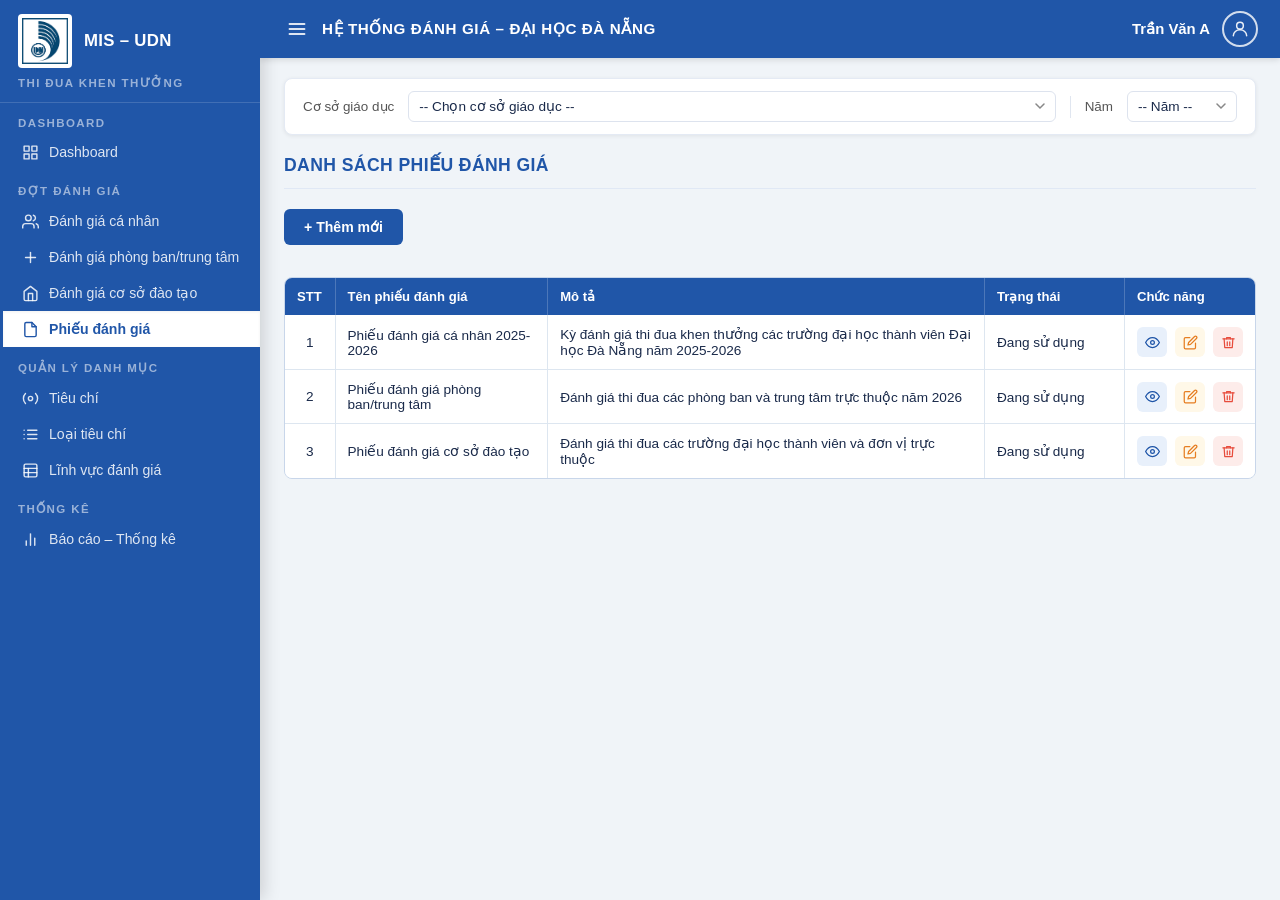
<file: Phieudanhgia.html>
<!DOCTYPE html>
<html lang="vi">
<head>
<meta charset="UTF-8"/>
<meta name="viewport" content="width=device-width, initial-scale=1.0"/>
<title>Phiếu đánh giá – MIS UDN</title>

<link rel="stylesheet" href="style.css"/>
<style>
/* ── ADD MODAL ── */
.add-modal-overlay{display:none;position:fixed;inset:0;z-index:999;background:rgba(0,0,0,.35);align-items:flex-start;justify-content:center;padding:20px;overflow-y:auto}
.add-modal-overlay.open{display:flex}
.add-modal-box{background:#fff;border-radius:10px;width:min(600px,92vw);overflow:hidden;box-shadow:0 12px 40px rgba(0,0,0,.2);animation:popIn .2s cubic-bezier(.34,1.56,.64,1);margin:auto;flex-shrink:0}
@keyframes popIn{from{transform:scale(.9);opacity:0}to{transform:scale(1);opacity:1}}
.add-modal-header{background:#2056a8;display:flex;align-items:center;justify-content:space-between;padding:14px 22px}
.add-modal-title{font-size:.95rem;font-weight:700;color:#fff;letter-spacing:.3px}
.add-modal-close{background:none;border:none;color:#fff;cursor:pointer;font-size:1.3rem;opacity:.85}
.add-modal-close:hover{opacity:1}
.add-modal-body{padding:24px 28px}
.add-modal-footer{display:flex;align-items:center;justify-content:flex-end;gap:12px;padding:14px 28px 22px;border-top:1px solid #e8ecf5}

/* ── FORM ── */
.form-row{display:grid;grid-template-columns:160px 1fr;align-items:center;gap:10px;margin-bottom:14px}
.form-label{font-size:.88rem;font-weight:500;color:#333}
.form-value{font-size:.88rem;font-weight:700;color:#2056a8}
.form-input{width:100%;border:1px solid #dde3ee;border-radius:6px;padding:9px 12px;font-size:.87rem;font-family:'Segoe UI','Arial',sans-serif;color:#1a2a4a;background:#fff;box-sizing:border-box}
.form-input:focus{outline:none;border-color:#2056a8;box-shadow:0 0 0 2px rgba(32,86,168,.1)}
.form-error{font-size:.75rem;color:#e74c3c;margin-top:4px;display:none}
.form-error.show{display:block}
.form-input.error{border-color:#e74c3c;box-shadow:0 0 0 2px rgba(231,76,60,.1)}

/* ── TABLE ── */
.table-wrap{margin-top:16px;border-radius:8px;border:1.5px solid #c8d6ea;overflow:hidden;display:none}
.table-wrap.show{display:block}
table{width:100%;border-collapse:collapse;font-size:.85rem}
thead tr{background:#2056a8}
thead th{padding:11px 12px;color:#fff;font-weight:600;font-size:.82rem;text-align:left;white-space:nowrap;border-right:1px solid rgba(255,255,255,.2)}
thead th:last-child{border-right:none}
tbody tr{border-bottom:1.5px solid #dde6f0;background:#fff;transition:background .15s}
tbody tr:last-child{border-bottom:none}
tbody tr:hover{background:#f5f8ff}
tbody td{padding:11px 12px;color:#1a2a4a;vertical-align:middle;border-right:1px solid #dde6f0}
tbody td:last-child{border-right:none}

/* ── ACTION BUTTONS ── */
.action-btns{display:flex;align-items:center;gap:8px}
.action-btn{width:30px;height:30px;border-radius:6px;border:none;display:flex;align-items:center;justify-content:center;cursor:pointer;transition:opacity .15s,transform .1s;position:relative}
.action-btn:hover{opacity:.8;transform:scale(1.1)}
.action-btn.view{background:#e8f0fb;color:#2056a8}
.action-btn.edit{background:#fff8e8;color:#e67e22}
.action-btn.del{background:#fdecea;color:#e74c3c}
.action-btn .tooltip{display:none;position:absolute;bottom:36px;left:50%;transform:translateX(-50%);background:#333;color:#fff;font-size:.72rem;white-space:nowrap;padding:4px 8px;border-radius:4px;pointer-events:none;z-index:100}
.action-btn .tooltip::after{content:'';position:absolute;top:100%;left:50%;transform:translateX(-50%);border:5px solid transparent;border-top-color:#333}
.action-btn:hover .tooltip{display:block}

/* ── DELETE MODAL ── */
.del-modal-overlay{display:none;position:fixed;inset:0;z-index:1000;background:rgba(0,0,0,.35);align-items:center;justify-content:center}
.del-modal-overlay.open{display:flex}
.del-modal-box{background:#fff;border-radius:10px;width:min(520px,92vw);overflow:hidden;box-shadow:0 12px 40px rgba(0,0,0,.2);animation:popIn .2s cubic-bezier(.34,1.56,.64,1)}
.del-modal-header{background:#2056a8;display:flex;align-items:center;justify-content:space-between;padding:14px 22px}
.del-modal-title{font-size:.9rem;font-weight:700;color:#fff;letter-spacing:.8px;text-transform:uppercase}
.del-modal-close{background:none;border:none;color:#fff;cursor:pointer;font-size:1.3rem;opacity:.85}
.del-modal-close:hover{opacity:1}
.del-modal-body{display:flex;align-items:center;gap:18px;padding:30px 28px}
.del-modal-icon{width:52px;height:52px;flex-shrink:0;border-radius:50%;border:2.5px solid #555;display:flex;align-items:center;justify-content:center;color:#555;font-size:1.4rem;font-weight:700}
.del-modal-msg{font-size:.92rem;color:#222;font-weight:500;line-height:1.5}
.del-modal-footer{display:flex;align-items:center;justify-content:flex-end;gap:12px;padding:14px 24px 22px}

/* ── TOGGLE ── */
.toggle-wrap{display:flex;align-items:center;gap:10px}
.toggle{position:relative;display:inline-block;width:44px;height:24px}
.toggle input{opacity:0;width:0;height:0}
.slider{position:absolute;inset:0;background:#ccc;border-radius:24px;cursor:pointer;transition:.3s}
.slider::before{content:'';position:absolute;width:18px;height:18px;left:3px;bottom:3px;background:#fff;border-radius:50%;transition:.3s}
input:checked+.slider{background:#2056a8}
input:checked+.slider::before{transform:translateX(20px)}
.toggle-label{font-size:.88rem;color:#333}

/* ── PAGES ── */
.main-page{display:flex;flex-direction:column}
.chitiet-page{display:none;flex-direction:column}
.chitiet-page.show{display:flex}

/* ── CHI TIẾT – TIÊU CHÍ TABLE ── */
.tc-table-wrap{border-radius:8px;border:1.5px solid #c8d6ea;overflow:hidden;margin-top:8px;max-height:300px;overflow-y:auto}
.tc-table-wrap table{width:100%;border-collapse:collapse;font-size:.83rem}
.tc-table-wrap thead tr{background:#2056a8;position:sticky;top:0;z-index:1}
.tc-table-wrap thead th{padding:9px 10px;color:#fff;font-weight:600;text-align:left;white-space:nowrap;border-right:1px solid rgba(255,255,255,.2)}
.tc-table-wrap thead th:last-child{border-right:none}
.tc-table-wrap tbody tr{border-bottom:1px solid #dde6f0;background:#fff}
.tc-table-wrap tbody tr:hover{background:#f5f8ff}
.tc-table-wrap tbody td{padding:9px 10px;color:#1a2a4a;vertical-align:middle;border-right:1px solid #e4eaf4}
.tc-table-wrap tbody td:last-child{border-right:none;text-align:center}
input[type=checkbox]{width:16px;height:16px;cursor:pointer;accent-color:#2056a8}

.result-table-wrap{border-radius:8px;border:1.5px solid #c8d6ea;overflow:hidden;margin-top:16px}

/* ── TOAST ── */
.toast{position:fixed;top:20px;right:20px;z-index:9999;background:#27ae60;color:#fff;padding:12px 20px 12px 16px;border-radius:8px;display:flex;align-items:center;gap:10px;font-size:.88rem;font-weight:600;box-shadow:0 4px 16px rgba(0,0,0,.2);transform:translateX(120%);transition:transform .35s cubic-bezier(.34,1.56,.64,1);max-width:320px}
.toast.show{transform:translateX(0)}
.toast-icon{width:20px;height:20px;flex-shrink:0}
</style>
</head>
<body>
<div class="app">

  <!-- ══ SIDEBAR ══ -->
  <aside class="sidebar" id="sidebar">
    <div class="sidebar-top">
      <div class="sidebar-brand">
        <div class="brand-logo" onclick="window.location.href='Dashboard.html'" title="Về trang chủ">
          <!-- ===== ĐỔI LOGO TẠI ĐÂY ===== -->
          <img src="./Hinhanh/logo.png" alt="Logo"/>
          <!-- ============================= -->
        </div>
        <div class="brand-name">MIS – UDN</div>
      </div>
      <div class="thi-dua-label">THI ĐUA KHEN THƯỞNG</div>
    </div>

    <div class="sidebar-section-label">Dashboard</div>
    <div class="nav-item" onclick="window.location.href='Dashboard.html'">
      <span class="icon"><svg width="17" height="17" viewBox="0 0 24 24" fill="none" stroke="currentColor" stroke-width="2" stroke-linecap="round" stroke-linejoin="round"><rect x="3" y="3" width="7" height="7"/><rect x="14" y="3" width="7" height="7"/><rect x="14" y="14" width="7" height="7"/><rect x="3" y="14" width="7" height="7"/></svg></span>
      Dashboard
    </div>

    <div class="sidebar-section-label">Đợt đánh giá</div>
    <div class="nav-item" onclick="window.location.href='Danhgiacanhan.html'">
      <span class="icon"><svg width="17" height="17" viewBox="0 0 24 24" fill="none" stroke="currentColor" stroke-width="2" stroke-linecap="round" stroke-linejoin="round"><path d="M17 21v-2a4 4 0 0 0-4-4H5a4 4 0 0 0-4 4v2"/><circle cx="9" cy="7" r="4"/><path d="M23 21v-2a4 4 0 0 0-3-3.87"/><path d="M16 3.13a4 4 0 0 1 0 7.75"/></svg></span>
      Đánh giá cá nhân
    </div>
    <div class="nav-item" onclick="window.location.href='Danhgiaphongban.html'">
      <span class="icon"><svg width="17" height="17" viewBox="0 0 24 24" fill="none" stroke="currentColor" stroke-width="2" stroke-linecap="round" stroke-linejoin="round"><line x1="12" y1="5" x2="12" y2="19"/><line x1="5" y1="12" x2="19" y2="12"/></svg></span>
      Đánh giá phòng ban/trung tâm
    </div>
    <div class="nav-item" onclick="window.location.href='Danhgiacosodaotao.html'">
      <span class="icon"><svg width="17" height="17" viewBox="0 0 24 24" fill="none" stroke="currentColor" stroke-width="2" stroke-linecap="round" stroke-linejoin="round"><path d="M3 9l9-7 9 7v11a2 2 0 0 1-2 2H5a2 2 0 0 1-2-2z"/><polyline points="9 22 9 12 15 12 15 22"/></svg></span>
      Đánh giá cơ sở đào tạo
    </div>
    <div class="nav-item active" onclick="window.location.href='Phieudanhgia.html'">
      <span class="icon"><svg width="17" height="17" viewBox="0 0 24 24" fill="none" stroke="currentColor" stroke-width="2" stroke-linecap="round" stroke-linejoin="round"><path d="M14 2H6a2 2 0 0 0-2 2v16a2 2 0 0 0 2 2h12a2 2 0 0 0 2-2V8z"/><polyline points="14 2 14 8 20 8"/></svg></span>
      Phiếu đánh giá
    </div>

    <div class="sidebar-section-label">Quản lý danh mục</div>
    <div class="nav-item" onclick="window.location.href='Tieuchi.html'">
      <span class="icon"><svg width="17" height="17" viewBox="0 0 24 24" fill="none" stroke="currentColor" stroke-width="2" stroke-linecap="round" stroke-linejoin="round"><circle cx="12" cy="12" r="3"/><path d="M19.07 4.93a10 10 0 0 1 0 14.14M4.93 4.93a10 10 0 0 0 0 14.14"/></svg></span>
      Tiêu chí
    </div>
    <div class="nav-item" onclick="window.location.href='Loaitieuchi.html'">
      <span class="icon"><svg width="17" height="17" viewBox="0 0 24 24" fill="none" stroke="currentColor" stroke-width="2" stroke-linecap="round" stroke-linejoin="round"><line x1="8" y1="6" x2="21" y2="6"/><line x1="8" y1="12" x2="21" y2="12"/><line x1="8" y1="18" x2="21" y2="18"/><line x1="3" y1="6" x2="3.01" y2="6"/><line x1="3" y1="12" x2="3.01" y2="12"/><line x1="3" y1="18" x2="3.01" y2="18"/></svg></span>
      Loại tiêu chí
    </div>
    <div class="nav-item" onclick="window.location.href='Linhvucdanhgia.html'">
      <span class="icon"><svg width="17" height="17" viewBox="0 0 24 24" fill="none" stroke="currentColor" stroke-width="2" stroke-linecap="round" stroke-linejoin="round"><rect x="3" y="3" width="18" height="18" rx="2"/><line x1="3" y1="9" x2="21" y2="9"/><line x1="3" y1="15" x2="21" y2="15"/><line x1="9" y1="9" x2="9" y2="21"/></svg></span>
      Lĩnh vực đánh giá
    </div>

    <div class="sidebar-section-label">Thống kê</div>
    <div class="nav-item" onclick="window.location.href='Baocao.html'">
      <span class="icon"><svg width="17" height="17" viewBox="0 0 24 24" fill="none" stroke="currentColor" stroke-width="2" stroke-linecap="round" stroke-linejoin="round"><line x1="18" y1="20" x2="18" y2="10"/><line x1="12" y1="20" x2="12" y2="4"/><line x1="6" y1="20" x2="6" y2="14"/></svg></span>
      Báo cáo – Thống kê
    </div>
  </aside>

  <!-- ══ MAIN ══ -->
  <div class="main">
    <header class="topbar">
      <button class="topbar-menu" onclick="document.getElementById('sidebar').classList.toggle('collapsed')">
        <svg width="20" height="20" viewBox="0 0 24 24" fill="none" stroke="currentColor" stroke-width="2.2" stroke-linecap="round"><line x1="3" y1="6" x2="21" y2="6"/><line x1="3" y1="12" x2="21" y2="12"/><line x1="3" y1="18" x2="21" y2="18"/></svg>
      </button>
      <div class="topbar-title">Hệ thống đánh giá – Đại học Đà Nẵng</div>
      <!-- ===== ĐỔI TÊN NGƯỜI DÙNG TẠI ĐÂY ===== -->
      <div class="user-profile" onclick="document.getElementById('logoutModal').classList.add('open')" title="Đăng xuất">
        <span class="user-name">Trần Văn A</span>
        <div class="user-avatar">
          <svg width="20" height="20" viewBox="0 0 24 24" fill="none" stroke="currentColor" stroke-width="1.8" stroke-linecap="round" stroke-linejoin="round">
            <circle cx="12" cy="8" r="4"/>
            <path d="M4 20c0-4 3.6-7 8-7s8 3 8 7"/>
          </svg>
        </div>
      </div>
      <!-- ========================================= -->
    </header>

    <!-- ══ PAGE 1: DANH SÁCH PHIẾU ĐÁNH GIÁ ══ -->
    <div class="content main-page" id="mainPage">
      <div class="filter-bar" style="margin-bottom:20px">
        <span class="filter-label">Cơ sở giáo dục</span>
        <select class="filter-select">
          <option value="">-- Chọn cơ sở giáo dục --</option>
          <!-- ===== NHẬP CƠ SỞ GIÁO DỤC TẠI ĐÂY ===== -->
          <option>ĐẠI HỌC ĐÀ NẴNG</option>
          <option>TRƯỜNG ĐẠI HỌC KINH TẾ - ĐẠI HỌC ĐÀ NẴNG </option>
          <option>TRƯỜNG ĐẠI HỌC BÁCH KHOA - ĐẠI HỌC ĐÀ NẴNG</option>
          <Option>TRƯỜNG ĐẠI HỌC SƯ PHẠM - ĐẠI HỌC ĐÀ NẴNG</Option>
          <Option>TRƯỜNG ĐẠI HỌC SƯ PHẠM KỸ THUẬT - ĐẠI HỌC ĐÀ NẴNG</Option>
          <Option>TRƯỜNG ĐẠI HỌC NGOẠI NGỮ - ĐẠI HỌC ĐÀ NẴNG</Option>
          <Option>TRƯỜNG ĐẠI HỌC Y DƯỢC - ĐẠI HỌC ĐÀ NẴNG</Option>
          <Option>TRƯỜNG ĐẠI HỌC CÔNG NGHỆ THÔNG TIN VÀ TRUYỀN THÔNG VIỆT-HÀN</Option>
          <!-- =========================================== -->
        </select>
        <div class="filter-divider"></div>
        <span class="filter-label">Năm</span>
        <select class="filter-select filter-year">
          <option value="">-- Năm --</option>
          <!-- ===== NHẬP NĂM TẠI ĐÂY ===== -->
          <option>2026</option>
          <option>2025</option>
          <option>2024</option>
          <!-- ================================ -->
        </select>
      </div>

      <div class="page-title">Danh sách phiếu đánh giá</div>
      <div style="margin-bottom:16px"><button class="btn-add" onclick="openAddModal()">+ Thêm mới</button></div>

      <div class="table-wrap" id="dataTable">
        <table>
          <thead><tr>
            <th style="width:50px">STT</th>
            <th>Tên phiếu đánh giá</th>
            <th>Mô tả</th>
            <th style="width:140px">Trạng thái</th>
            <th style="width:110px">Chức năng</th>
          </tr></thead>
          <tbody id="tableBody"></tbody>
        </table>
      </div>
    </div>

    <!-- ══ PAGE 2: CHI TIẾT PHIẾU ĐÁNH GIÁ ══ -->
    <div class="content chitiet-page" id="chiTietPage">
      <div style="display:flex;align-items:center;gap:8px;margin-bottom:2px">
        <button onclick="closeChiTiet()" style="background:none;border:none;cursor:pointer;color:#2056a8;padding:2px 4px;display:flex;align-items:center;">
          <svg width="18" height="18" viewBox="0 0 24 24" fill="none" stroke="#2056a8" stroke-width="2.5" stroke-linecap="round" stroke-linejoin="round"><polyline points="15 18 9 12 15 6"/></svg>
        </button>
        <div class="page-title" style="margin-bottom:0;border-bottom:none;padding-bottom:0">Chi tiết phiếu đánh giá</div>
      </div>
      <div style="border-bottom:1.5px solid #e0e8f5;margin-bottom:20px;margin-top:10px"></div>
      <div><button class="btn-add" onclick="openThemTieuChiModal()">+ Thêm Tiêu chí</button></div>

      <div class="result-table-wrap" id="tcResultTable" style="display:none">
        <table>
          <thead><tr>
            <th style="width:50px">STT</th>
            <th style="width:130px">Mã tiêu chí</th>
            <th>Tên tiêu chí</th>
            <th style="width:90px;text-align:center">Minh chứng</th>
            <th style="width:90px;text-align:center">Thang điểm</th>
            <th style="width:90px;text-align:center">Điểm thưởng</th>
            <th style="width:90px">Chức năng</th>
          </tr></thead>
          <tbody id="tcResultBody"></tbody>
        </table>
      </div>
    </div>

  </div><!-- end .main -->
</div><!-- end .app -->


<!-- ══════════════════════════════════════
     MODAL: THÊM MỚI PHIẾU ĐÁNH GIÁ
════════════════════════════════════════ -->
<div class="add-modal-overlay" id="addModal">
  <div class="add-modal-box">
    <div class="add-modal-header">
      <span class="add-modal-title">Thêm mới phiếu đánh giá</span>
      <button class="add-modal-close" onclick="closeAddModal()">&#x2715;</button>
    </div>
    <div class="add-modal-body">
      <div class="form-row">
        <span class="form-label">Cơ sở đào tạo</span>
        <span class="form-value">ĐẠI HỌC ĐÀ NẴNG</span>
      </div>
      <div class="form-row">
        <label class="form-label">Tên phiếu đánh giá</label>
        <div>
          <input class="form-input" type="text" id="f-ten" placeholder="Nhập tên phiếu đánh giá" oninput="clearErr()"/>
          <div class="form-error" id="f-ten-err">Vui lòng nhập tên phiếu đánh giá</div>
        </div>
      </div>
      <div class="form-row" style="align-items:flex-start">
        <label class="form-label" style="padding-top:8px">Mô tả</label>
        <textarea class="form-input" id="f-mota" rows="3" placeholder="Mô tả phiếu đánh giá" style="resize:vertical;min-height:72px"></textarea>
      </div>
      <div class="form-row">
        <label class="form-label">Trạng thái</label>
        <div class="toggle-wrap">
          <label class="toggle"><input type="checkbox" id="f-active" checked/><span class="slider"></span></label>
          <span class="toggle-label" id="f-active-lbl">Sử dụng</span>
        </div>
      </div>
    </div>
    <div class="add-modal-footer">
      <button class="modal-btn cancel" onclick="closeAddModal()">&#x2715; Đóng</button>
      <button class="modal-btn confirm" onclick="saveRecord()">Lưu lại</button>
    </div>
  </div>
</div>


<!-- ══════════════════════════════════════
     MODAL: CHỈNH SỬA PHIẾU ĐÁNH GIÁ
════════════════════════════════════════ -->
<div class="add-modal-overlay" id="editModal">
  <div class="add-modal-box">
    <div class="add-modal-header">
      <span class="add-modal-title">Chỉnh sửa phiếu đánh giá</span>
      <button class="add-modal-close" onclick="closeEditModal()">&#x2715;</button>
    </div>
    <div class="add-modal-body">
      <div class="form-row">
        <span class="form-label">Cơ sở đào tạo</span>
        <span class="form-value">ĐẠI HỌC ĐÀ NẴNG</span>
      </div>
      <div class="form-row">
        <label class="form-label">Tên phiếu đánh giá</label>
        <input class="form-input" type="text" id="ef-ten" placeholder="Nhập tên phiếu đánh giá"/>
      </div>
      <div class="form-row" style="align-items:flex-start">
        <label class="form-label" style="padding-top:8px">Mô tả</label>
        <textarea class="form-input" id="ef-mota" rows="3" placeholder="Mô tả phiếu đánh giá" style="resize:vertical;min-height:72px"></textarea>
      </div>
      <div class="form-row">
        <label class="form-label">Trạng thái</label>
        <div class="toggle-wrap">
          <label class="toggle"><input type="checkbox" id="ef-active" checked/><span class="slider"></span></label>
          <span class="toggle-label" id="ef-active-lbl">Sử dụng</span>
        </div>
      </div>
    </div>
    <div class="add-modal-footer">
      <button class="modal-btn cancel" onclick="closeEditModal()">&#x2715; Đóng</button>
      <button class="modal-btn confirm" onclick="saveEdit()">Lưu lại</button>
    </div>
  </div>
</div>


<!-- ══════════════════════════════════════
     MODAL: XOÁ PHIẾU ĐÁNH GIÁ
════════════════════════════════════════ -->
<div class="del-modal-overlay" id="delModal">
  <div class="del-modal-box">
    <div class="del-modal-header">
      <span class="del-modal-title">Xoá phiếu đánh giá</span>
      <button class="del-modal-close" onclick="closeDelModal()">&#x2715;</button>
    </div>
    <div class="del-modal-body">
      <div class="del-modal-icon">?</div>
      <div class="del-modal-msg" id="delMsg">Bạn có chắc chắn muốn xoá phiếu đánh giá này?</div>
    </div>
    <div class="del-modal-footer">
      <button class="modal-btn cancel" onclick="closeDelModal()">&#x2715; Huỷ</button>
      <button class="modal-btn confirm" style="background:#e74c3c;border-color:#e74c3c" onclick="confirmDel()">
        <svg width="15" height="15" viewBox="0 0 24 24" fill="none" stroke="currentColor" stroke-width="2.2" stroke-linecap="round" stroke-linejoin="round"><polyline points="3 6 5 6 21 6"/><path d="M19 6l-1 14H6L5 6"/><path d="M10 11v6M14 11v6"/><path d="M9 6V4h6v2"/></svg>
        Xoá
      </button>
    </div>
  </div>
</div>


<!-- ══════════════════════════════════════
     MODAL: THÊM TIÊU CHÍ VÀO PHIẾU
════════════════════════════════════════ -->
<div class="add-modal-overlay" id="themTieuChiModal">
  <div class="add-modal-box" style="width:min(720px,96vw)">
    <div class="add-modal-header">
      <span class="add-modal-title">Thêm tiêu chí</span>
      <button class="add-modal-close" onclick="closeThemTieuChiModal()">&#x2715;</button>
    </div>
    <div class="add-modal-body">
      <div class="form-row" style="margin-bottom:8px">
        <span class="form-label">Cơ sở đào tạo</span>
        <span class="form-value">ĐẠI HỌC ĐÀ NẴNG</span>
      </div>
      <div class="form-row" style="margin-bottom:16px">
        <span class="form-label">Phiếu đánh giá</span>
        <span class="form-value" id="tcPhieuName"></span>
      </div>
      <div class="tc-table-wrap">
        <table>
          <thead><tr>
            <th style="width:50px">STT</th>
            <th style="width:140px">Mã tiêu chí</th>
            <th>Tên tiêu chí</th>
            <th style="width:100px;text-align:center">Thang điểm</th>
            <th style="width:100px;text-align:center">Điểm thưởng</th>
            <th style="width:44px;text-align:center"><input type="checkbox" id="selectAllTc" onclick="toggleSelectAllTc(this)" title="Chọn tất cả"/></th>
          </tr></thead>
          <tbody id="tcListBody"></tbody>
        </table>
      </div>
    </div>
    <div class="add-modal-footer">
      <button class="modal-btn cancel" onclick="closeThemTieuChiModal()">&#x2715; Đóng</button>
      <button class="modal-btn confirm" onclick="saveThemTieuChi()">Lưu lại</button>
    </div>
  </div>
</div>


<!-- ══════════════════════════════════════
     MODAL: SỬA TIÊU CHÍ
════════════════════════════════════════ -->
<div class="add-modal-overlay" id="suaTieuChiModal">
  <div class="add-modal-box" style="width:min(680px,95vw)">
    <div class="add-modal-header">
      <span class="add-modal-title">Sửa tiêu chí</span>
      <button class="add-modal-close" onclick="closeSuaTieuChi()">&#x2715;</button>
    </div>
    <div class="add-modal-body">
      <div class="form-row">
        <span class="form-label">Cơ sở đào tạo</span>
        <span class="form-value">ĐẠI HỌC ĐÀ NẴNG</span>
      </div>
      <div class="form-row">
        <span class="form-label">Phiếu đánh giá</span>
        <span class="form-value" id="sua-phieu-name"></span>
      </div>
      <div class="form-row">
        <span class="form-label">Tiêu chí</span>
        <span style="font-size:.88rem;color:#333" id="sua-tc-name"></span>
      </div>
      <div class="form-row">
        <label class="form-label">Thang điểm</label>
        <input class="form-input" type="number" id="sua-thang" min="0"/>
      </div>
      <div class="form-row">
        <label class="form-label">Điểm thưởng</label>
        <input class="form-input" type="number" id="sua-thuong" min="0"/>
      </div>
    </div>
    <div class="add-modal-footer">
      <button class="modal-btn cancel" onclick="closeSuaTieuChi()">&#x2715; Đóng</button>
      <button class="modal-btn confirm" onclick="saveSuaTieuChi()">Lưu lại</button>
    </div>
  </div>
</div>


<!-- ══════════════════════════════════════
     MODAL: XOÁ TIÊU CHÍ
════════════════════════════════════════ -->
<div class="del-modal-overlay" id="xoaTieuChiModal">
  <div class="del-modal-box">
    <div class="del-modal-header">
      <span class="del-modal-title">Xoá tiêu chí</span>
      <button class="del-modal-close" onclick="closeXoaTieuChi()">&#x2715;</button>
    </div>
    <div class="del-modal-body">
      <div class="del-modal-icon">?</div>
      <div class="del-modal-msg" id="xoaTcMsg">Bạn có chắc chắn muốn xoá tiêu chí này?</div>
    </div>
    <div class="del-modal-footer">
      <button class="modal-btn cancel" onclick="closeXoaTieuChi()">&#x2715; Huỷ</button>
      <button class="modal-btn confirm" style="background:#e74c3c;border-color:#e74c3c" onclick="confirmXoaTc()">
        <svg width="15" height="15" viewBox="0 0 24 24" fill="none" stroke="currentColor" stroke-width="2.2" stroke-linecap="round" stroke-linejoin="round"><polyline points="3 6 5 6 21 6"/><path d="M19 6l-1 14H6L5 6"/><path d="M10 11v6M14 11v6"/><path d="M9 6V4h6v2"/></svg>
        Xoá
      </button>
    </div>
  </div>
</div>


<!-- ══ LOGOUT MODAL ══ -->
<div class="del-modal-overlay" id="logoutModal">
  <div class="del-modal-box">
    <div class="del-modal-header">
      <span class="del-modal-title">Đăng xuất</span>
      <button class="del-modal-close" onclick="document.getElementById('logoutModal').classList.remove('open')">&#x2715;</button>
    </div>
    <div class="del-modal-body">
      <div class="del-modal-icon">?</div>
      <div class="del-modal-msg">Bạn chắc chắn muốn đăng xuất?</div>
    </div>
    <div class="del-modal-footer">
      <button class="modal-btn cancel" onclick="document.getElementById('logoutModal').classList.remove('open')">&#x2715; Huỷ</button>
      <button class="modal-btn confirm" onclick="window.location.href='index.html'">
        <svg width="15" height="15" viewBox="0 0 24 24" fill="none" stroke="currentColor" stroke-width="2.2" stroke-linecap="round" stroke-linejoin="round"><path d="M9 21H5a2 2 0 0 1-2-2V5a2 2 0 0 1 2-2h4"/><polyline points="16 17 21 12 16 7"/><line x1="21" y1="12" x2="9" y2="12"/></svg>
        Đăng xuất
      </button>
    </div>
  </div>
</div>


<!-- ══ TOAST ══ -->
<div class="toast" id="toast">
  <svg class="toast-icon" viewBox="0 0 24 24" fill="none" stroke="currentColor" stroke-width="2.5" stroke-linecap="round" stroke-linejoin="round"><polyline points="20 6 9 17 4 12"/></svg>
  <span id="toastMsg">Thao tác thành công!</span>
</div>


<script>
/* ============================================================
   DỮ LIỆU
   ============================================================ */
let records = [
  {ten:'Phiếu đánh giá cá nhân 2025-2026', mota:'Kỳ đánh giá thi đua khen thưởng các trường đại học thành viên Đại học Đà Nẵng năm 2025-2026', trangthai:'Đang sử dụng', tieuChi:[]},
  {ten:'Phiếu đánh giá phòng ban/trung tâm', mota:'Đánh giá thi đua các phòng ban và trung tâm trực thuộc năm 2026', trangthai:'Đang sử dụng', tieuChi:[]},
  {ten:'Phiếu đánh giá cơ sở đào tạo', mota:'Đánh giá thi đua các trường đại học thành viên và đơn vị trực thuộc', trangthai:'Đang sử dụng', tieuChi:[]},
];
let editIdx    = -1;
let delIdx     = -1;
let suaTcIdx   = -1;
let xoaTcIdx   = -1;
let currentPhieuIdx = -1;
let savedTieuChi = [];

/* ===== NHẬP DANH SÁCH TIÊU CHÍ GỐC TẠI ĐÂY ===== */
const tieuChiList = [
  {ma:'dhtv_tc_04.03', ten:'Giảng viên và sinh viên nước ngoài (inbound)', thang:20, thuong:0},
  {ma:'dhtv_tc_03.03', ten:'Số sản phẩm khoa học trên giảng viên', thang:20, thuong:0},
  {ma:'dhtv_tc_01.01', ten:'Tỷ lệ hoàn thành nhiệm vụ được giao', thang:30, thuong:0},
  {ma:'dhtv_tc_02.01', ten:'Chất lượng giảng dạy và đào tạo', thang:25, thuong:0},
];
/* ================================================= */

/* ── Tiện ích ── */
function setActive(el){
  document.querySelectorAll('.nav-item').forEach(i=>i.classList.remove('active'));
  el.classList.add('active');
}
function showToast(msg){
  document.getElementById('toastMsg').textContent=msg||'Thao tác thành công!';
  const t=document.getElementById('toast');
  t.classList.add('show');
  setTimeout(()=>t.classList.remove('show'),3000);
}
function clearErr(){
  document.getElementById('f-ten').classList.remove('error');
  document.getElementById('f-ten-err').classList.remove('show');
}

/* ════════════════════════════════════════
   THÊM MỚI PHIẾU
   ════════════════════════════════════════ */
function openAddModal(){
  document.getElementById('f-ten').value='';
  document.getElementById('f-mota').value='';
  document.getElementById('f-active').checked=true;
  document.getElementById('f-active-lbl').textContent='Sử dụng';
  clearErr();
  document.getElementById('addModal').classList.add('open');
}
function closeAddModal(){ document.getElementById('addModal').classList.remove('open'); }
function saveRecord(){
  const ten=document.getElementById('f-ten').value.trim();
  if(!ten){ document.getElementById('f-ten').classList.add('error'); document.getElementById('f-ten-err').classList.add('show'); return; }
  const mota=document.getElementById('f-mota').value.trim();
  const active=document.getElementById('f-active').checked;
  records.push({ten, mota, trangthai:active?'Đang sử dụng':'Ngừng sử dụng', tieuChi:[]});
  renderTable();
  closeAddModal();
  showToast('Thêm phiếu đánh giá thành công!');
}

/* ════════════════════════════════════════
   CHỈNH SỬA PHIẾU
   ════════════════════════════════════════ */
function openEditModal(idx){
  editIdx=idx;
  const r=records[idx];
  document.getElementById('ef-ten').value=r.ten;
  document.getElementById('ef-mota').value=r.mota;
  const active=r.trangthai==='Đang sử dụng';
  document.getElementById('ef-active').checked=active;
  document.getElementById('ef-active-lbl').textContent=active?'Sử dụng':'Ngừng sử dụng';
  document.getElementById('editModal').classList.add('open');
}
function closeEditModal(){ document.getElementById('editModal').classList.remove('open'); editIdx=-1; }
function saveEdit(){
  if(editIdx<0) return;
  const ten=document.getElementById('ef-ten').value.trim();
  if(!ten) return;
  records[editIdx]={
    ...records[editIdx],
    ten, mota:document.getElementById('ef-mota').value.trim(),
    trangthai:document.getElementById('ef-active').checked?'Đang sử dụng':'Ngừng sử dụng'
  };
  renderTable();
  closeEditModal();
  showToast('Cập nhật phiếu đánh giá thành công!');
}

/* ════════════════════════════════════════
   XOÁ PHIẾU
   ════════════════════════════════════════ */
function openDelModal(idx){
  delIdx=idx;
  document.getElementById('delMsg').textContent='Bạn có chắc chắn muốn xoá phiếu đánh giá ['+records[idx].ten+'] ?';
  document.getElementById('delModal').classList.add('open');
}
function closeDelModal(){ document.getElementById('delModal').classList.remove('open'); delIdx=-1; }
function confirmDel(){
  if(delIdx>=0){ records.splice(delIdx,1); renderTable(); showToast('Xoá phiếu đánh giá thành công!'); }
  closeDelModal();
}

/* ════════════════════════════════════════
   RENDER BẢNG PHIẾU
   ════════════════════════════════════════ */
function renderTable(){
  const tbody=document.getElementById('tableBody');
  const wrap=document.getElementById('dataTable');
  if(records.length===0){ wrap.classList.remove('show'); return; }
  wrap.classList.add('show');
  tbody.innerHTML=records.map((r,i)=>`
    <tr>
      <td style="text-align:center">${i+1}</td>
      <td>${r.ten}</td>
      <td>${r.mota||''}</td>
      <td>${r.trangthai}</td>
      <td>
        <div class="action-btns">
          <button class="action-btn view" onclick="openChiTiet(${i})">
            <svg width="15" height="15" viewBox="0 0 24 24" fill="none" stroke="currentColor" stroke-width="2" stroke-linecap="round" stroke-linejoin="round"><path d="M1 12s4-8 11-8 11 8 11 8-4 8-11 8-11-8-11-8z"/><circle cx="12" cy="12" r="3"/></svg>
            <span class="tooltip">Xem chi tiết</span>
          </button>
          <button class="action-btn edit" onclick="openEditModal(${i})">
            <svg width="15" height="15" viewBox="0 0 24 24" fill="none" stroke="currentColor" stroke-width="2" stroke-linecap="round" stroke-linejoin="round"><path d="M11 4H4a2 2 0 0 0-2 2v14a2 2 0 0 0 2 2h14a2 2 0 0 0 2-2v-7"/><path d="M18.5 2.5a2.121 2.121 0 0 1 3 3L12 15l-4 1 1-4 9.5-9.5z"/></svg>
            <span class="tooltip">Chỉnh sửa</span>
          </button>
          <button class="action-btn del" onclick="openDelModal(${i})">
            <svg width="15" height="15" viewBox="0 0 24 24" fill="none" stroke="currentColor" stroke-width="2" stroke-linecap="round" stroke-linejoin="round"><polyline points="3 6 5 6 21 6"/><path d="M19 6l-1 14H6L5 6"/><path d="M10 11v6M14 11v6"/><path d="M9 6V4h6v2"/></svg>
            <span class="tooltip">Xoá</span>
          </button>
        </div>
      </td>
    </tr>`).join('');
}

/* ════════════════════════════════════════
   CHI TIẾT PHIẾU
   ════════════════════════════════════════ */
function openChiTiet(idx){
  currentPhieuIdx=idx;
  savedTieuChi=records[idx].tieuChi||[];
  document.getElementById('mainPage').style.display='none';
  document.getElementById('chiTietPage').classList.add('show');
  renderTcResult();
}
function closeChiTiet(){
  document.getElementById('chiTietPage').classList.remove('show');
  document.getElementById('mainPage').style.display='';
  currentPhieuIdx=-1;
}

/* ════════════════════════════════════════
   THÊM TIÊU CHÍ
   ════════════════════════════════════════ */
function toggleSelectAllTc(master){
  document.querySelectorAll('.tc-check').forEach(cb=>cb.checked=master.checked);
}
function openThemTieuChiModal(){
  if(currentPhieuIdx<0) return;
  document.getElementById('tcPhieuName').textContent=records[currentPhieuIdx].ten;
  document.getElementById('selectAllTc').checked=false;
  const tbody=document.getElementById('tcListBody');
  tbody.innerHTML=tieuChiList.map((tc,i)=>`
    <tr>
      <td style="text-align:center">${i+1}</td>
      <td>${tc.ma}</td>
      <td>${tc.ten}</td>
      <td style="text-align:center">${tc.thang}</td>
      <td style="text-align:center">${tc.thuong}</td>
      <td style="text-align:center"><input type="checkbox" class="tc-check" data-idx="${i}"/></td>
    </tr>`).join('');
  document.getElementById('themTieuChiModal').classList.add('open');
}
function closeThemTieuChiModal(){ document.getElementById('themTieuChiModal').classList.remove('open'); }
function saveThemTieuChi(){
  const checked=[...document.querySelectorAll('.tc-check:checked')];
  if(checked.length===0){ showToast('Vui lòng chọn ít nhất một tiêu chí!'); return; }
  checked.forEach(cb=>{
    const tc=tieuChiList[parseInt(cb.dataset.idx)];
    if(!savedTieuChi.find(s=>s.ma===tc.ma)) savedTieuChi.push({...tc});
  });
  if(currentPhieuIdx>=0) records[currentPhieuIdx].tieuChi=savedTieuChi;
  renderTcResult();
  closeThemTieuChiModal();
  showToast('Thêm tiêu chí thành công!');
}

/* ════════════════════════════════════════
   SỬA TIÊU CHÍ
   ════════════════════════════════════════ */
function openSuaTieuChi(idx){
  suaTcIdx=idx;
  const tc=savedTieuChi[idx];
  document.getElementById('sua-phieu-name').textContent=currentPhieuIdx>=0?records[currentPhieuIdx].ten:'';
  document.getElementById('sua-tc-name').textContent=tc.ten;
  document.getElementById('sua-thang').value=tc.thang;
  document.getElementById('sua-thuong').value=tc.thuong;
  document.getElementById('suaTieuChiModal').classList.add('open');
}
function closeSuaTieuChi(){ document.getElementById('suaTieuChiModal').classList.remove('open'); suaTcIdx=-1; }
function saveSuaTieuChi(){
  if(suaTcIdx<0) return;
  savedTieuChi[suaTcIdx].thang=parseInt(document.getElementById('sua-thang').value)||0;
  savedTieuChi[suaTcIdx].thuong=parseInt(document.getElementById('sua-thuong').value)||0;
  if(currentPhieuIdx>=0) records[currentPhieuIdx].tieuChi=savedTieuChi;
  renderTcResult();
  closeSuaTieuChi();
  showToast('Cập nhật tiêu chí thành công!');
}

/* ════════════════════════════════════════
   XOÁ TIÊU CHÍ
   ════════════════════════════════════════ */
function openXoaTieuChi(idx){
  xoaTcIdx=idx;
  document.getElementById('xoaTcMsg').textContent='Bạn có chắc chắn muốn xoá tiêu chí ['+savedTieuChi[idx].ma+'] ?';
  document.getElementById('xoaTieuChiModal').classList.add('open');
}
function closeXoaTieuChi(){ document.getElementById('xoaTieuChiModal').classList.remove('open'); xoaTcIdx=-1; }
function confirmXoaTc(){
  if(xoaTcIdx>=0){
    savedTieuChi.splice(xoaTcIdx,1);
    if(currentPhieuIdx>=0) records[currentPhieuIdx].tieuChi=savedTieuChi;
    renderTcResult();
    showToast('Xoá tiêu chí thành công!');
  }
  closeXoaTieuChi();
}

/* ════════════════════════════════════════
   RENDER BẢNG TIÊU CHÍ
   ════════════════════════════════════════ */
function renderTcResult(){
  const wrap=document.getElementById('tcResultTable');
  const tbody=document.getElementById('tcResultBody');
  if(savedTieuChi.length===0){ wrap.style.display='none'; return; }
  wrap.style.display='block';
  tbody.innerHTML=savedTieuChi.map((tc,i)=>`
    <tr>
      <td style="text-align:center">${i+1}</td>
      <td>${tc.ma}</td>
      <td>${tc.ten}</td>
      <td style="text-align:center">Bắt buộc</td>
      <td style="text-align:center">${tc.thang}</td>
      <td style="text-align:center">${tc.thuong}</td>
      <td>
        <div class="action-btns">
          <button class="action-btn edit" onclick="openSuaTieuChi(${i})">
            <svg width="15" height="15" viewBox="0 0 24 24" fill="none" stroke="currentColor" stroke-width="2" stroke-linecap="round" stroke-linejoin="round"><path d="M11 4H4a2 2 0 0 0-2 2v14a2 2 0 0 0 2 2h14a2 2 0 0 0 2-2v-7"/><path d="M18.5 2.5a2.121 2.121 0 0 1 3 3L12 15l-4 1 1-4 9.5-9.5z"/></svg>
            <span class="tooltip">Sửa</span>
          </button>
          <button class="action-btn del" onclick="openXoaTieuChi(${i})">
            <svg width="15" height="15" viewBox="0 0 24 24" fill="none" stroke="currentColor" stroke-width="2" stroke-linecap="round" stroke-linejoin="round"><polyline points="3 6 5 6 21 6"/><path d="M19 6l-1 14H6L5 6"/><path d="M10 11v6M14 11v6"/><path d="M9 6V4h6v2"/></svg>
            <span class="tooltip">Xoá</span>
          </button>
        </div>
      </td>
    </tr>`).join('');
}

/* ════════════════════════════════════════
   TOGGLE LABELS & ĐÓNG MODAL KHI CLICK OVERLAY
   ════════════════════════════════════════ */
document.addEventListener('DOMContentLoaded', function(){
  document.getElementById('f-active').addEventListener('change', function(){
    document.getElementById('f-active-lbl').textContent=this.checked?'Sử dụng':'Ngừng sử dụng';
  });
  document.getElementById('ef-active').addEventListener('change', function(){
    document.getElementById('ef-active-lbl').textContent=this.checked?'Sử dụng':'Ngừng sử dụng';
  });
  ['addModal','editModal','themTieuChiModal','suaTieuChiModal'].forEach(id=>{
    const el=document.getElementById(id);
    if(el) el.addEventListener('click',function(e){ if(e.target===this) this.classList.remove('open'); });
  });
  ['delModal','xoaTieuChiModal','logoutModal'].forEach(id=>{
    const el=document.getElementById(id);
    if(el) el.addEventListener('click',function(e){ if(e.target===this) this.classList.remove('open'); });
  });
});
renderTable();
</script>
</body>
</html>
</file>
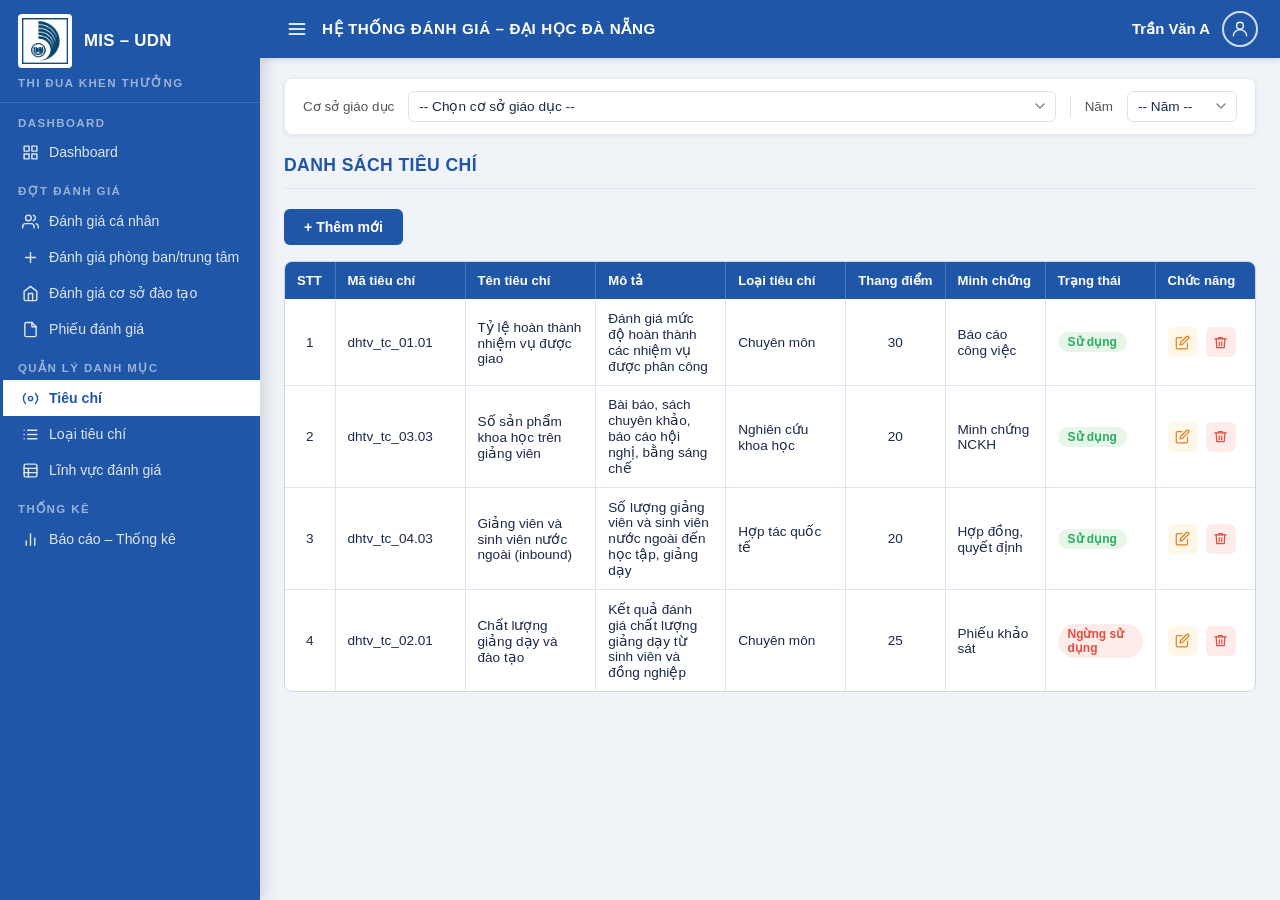
<file: Tieuchi.html>
<!DOCTYPE html>
<html lang="vi">
<head>
<meta charset="UTF-8"/>
<meta name="viewport" content="width=device-width, initial-scale=1.0"/>
<title>Tiêu chí – MIS UDN</title>

<link rel="stylesheet" href="style.css"/>
<style>
/* ── ADD MODAL ── */
.add-modal-overlay{display:none;position:fixed;inset:0;z-index:999;background:rgba(0,0,0,.35);align-items:flex-start;justify-content:center;padding:20px;overflow-y:auto}
.add-modal-overlay.open{display:flex}
.add-modal-box{background:#fff;border-radius:10px;width:min(620px,92vw);overflow:hidden;box-shadow:0 12px 40px rgba(0,0,0,.2);animation:popIn .2s cubic-bezier(.34,1.56,.64,1);margin:auto;flex-shrink:0}
@keyframes popIn{from{transform:scale(.9);opacity:0}to{transform:scale(1);opacity:1}}
.add-modal-header{background:#2056a8;display:flex;align-items:center;justify-content:space-between;padding:14px 22px}
.add-modal-title{font-size:.95rem;font-weight:700;color:#fff;letter-spacing:.3px;text-transform:uppercase}
.add-modal-close{background:none;border:none;color:#fff;cursor:pointer;font-size:1.3rem;opacity:.85}
.add-modal-close:hover{opacity:1}
.add-modal-body{padding:24px 28px}
.add-modal-footer{display:flex;align-items:center;justify-content:flex-end;gap:12px;padding:14px 28px 22px;border-top:1px solid #e8ecf5}

/* ── FORM ── */
.form-row{display:grid;grid-template-columns:130px 1fr;align-items:center;gap:12px;margin-bottom:14px}
.form-row.top{align-items:flex-start}
.form-label{font-size:.88rem;font-weight:500;color:#333}
.form-value{font-size:.88rem;font-weight:700;color:#2056a8}
.form-input{width:100%;border:1px solid #dde3ee;border-radius:6px;padding:9px 12px;font-size:.87rem;font-family:'Segoe UI','Arial',sans-serif;color:#1a2a4a;background:#fff;box-sizing:border-box;transition:border-color .15s}
.form-input:focus{outline:none;border-color:#2056a8;box-shadow:0 0 0 2px rgba(32,86,168,.1)}
.form-input.error{border-color:#e74c3c;box-shadow:0 0 0 2px rgba(231,76,60,.1)}
textarea.form-input{resize:vertical;min-height:80px}
.form-error{font-size:.75rem;color:#e74c3c;margin-top:4px;display:none}
.form-error.show{display:block}

/* ── TABLE ── */
.table-wrap{margin-top:16px;border-radius:8px;border:1.5px solid #c8d6ea;overflow:hidden;display:none}
.table-wrap.show{display:block}
table{width:100%;border-collapse:collapse;font-size:.85rem}
thead tr{background:#2056a8}
thead th{padding:11px 12px;color:#fff;font-weight:600;font-size:.82rem;text-align:left;white-space:nowrap;border-right:1px solid rgba(255,255,255,.2)}
thead th:last-child{border-right:none}
tbody tr{border-bottom:1.5px solid #dde6f0;background:#fff;transition:background .15s}
tbody tr:last-child{border-bottom:none}
tbody tr:hover{background:#f5f8ff}
tbody td{padding:11px 12px;color:#1a2a4a;vertical-align:middle;border-right:1px solid #dde6f0}
tbody td:last-child{border-right:none}

/* ── BADGE ── */
.badge{display:inline-flex;align-items:center;padding:3px 10px;border-radius:20px;font-size:.75rem;font-weight:600}
.badge-on{background:#e8f5e9;color:#27ae60}
.badge-off{background:#fdecea;color:#e74c3c}

/* ── ACTION BUTTONS ── */
.action-btns{display:flex;align-items:center;gap:8px}
.action-btn{width:30px;height:30px;border-radius:6px;border:none;display:flex;align-items:center;justify-content:center;cursor:pointer;transition:opacity .15s,transform .1s;position:relative}
.action-btn:hover{opacity:.8;transform:scale(1.1)}
.action-btn.edit{background:#fff8e8;color:#e67e22}
.action-btn.del{background:#fdecea;color:#e74c3c}
.action-btn .tooltip{display:none;position:absolute;bottom:36px;left:50%;transform:translateX(-50%);background:#333;color:#fff;font-size:.72rem;white-space:nowrap;padding:4px 8px;border-radius:4px;pointer-events:none;z-index:100}
.action-btn .tooltip::after{content:'';position:absolute;top:100%;left:50%;transform:translateX(-50%);border:5px solid transparent;border-top-color:#333}
.action-btn:hover .tooltip{display:block}

/* ── DELETE MODAL ── */
.del-modal-overlay{display:none;position:fixed;inset:0;z-index:1000;background:rgba(0,0,0,.35);align-items:center;justify-content:center}
.del-modal-overlay.open{display:flex}
.del-modal-box{background:#fff;border-radius:10px;width:min(520px,92vw);overflow:hidden;box-shadow:0 12px 40px rgba(0,0,0,.2);animation:popIn .2s cubic-bezier(.34,1.56,.64,1)}
.del-modal-header{background:#2056a8;display:flex;align-items:center;justify-content:space-between;padding:14px 22px}
.del-modal-title{font-size:.9rem;font-weight:700;color:#fff;letter-spacing:.8px;text-transform:uppercase}
.del-modal-close{background:none;border:none;color:#fff;cursor:pointer;font-size:1.3rem;opacity:.85}
.del-modal-close:hover{opacity:1}
.del-modal-body{display:flex;align-items:center;gap:18px;padding:30px 28px}
.del-modal-icon{width:52px;height:52px;flex-shrink:0;border-radius:50%;border:2.5px solid #555;display:flex;align-items:center;justify-content:center;color:#555;font-size:1.4rem;font-weight:700}
.del-modal-msg{font-size:.92rem;color:#222;font-weight:500;line-height:1.5}
.del-modal-footer{display:flex;align-items:center;justify-content:flex-end;gap:12px;padding:14px 24px 22px}

/* ── TOGGLE ── */
.toggle-wrap{display:flex;align-items:center;gap:10px}
.toggle{position:relative;display:inline-block;width:44px;height:24px}
.toggle input{opacity:0;width:0;height:0}
.slider{position:absolute;inset:0;background:#ccc;border-radius:24px;cursor:pointer;transition:.3s}
.slider::before{content:'';position:absolute;width:18px;height:18px;left:3px;bottom:3px;background:#fff;border-radius:50%;transition:.3s}
input:checked+.slider{background:#2056a8}
input:checked+.slider::before{transform:translateX(20px)}
.toggle-label{font-size:.88rem;color:#333}

/* ── TOAST ── */
.toast{position:fixed;top:20px;right:20px;z-index:9999;background:#27ae60;color:#fff;padding:12px 20px 12px 16px;border-radius:8px;display:flex;align-items:center;gap:10px;font-size:.88rem;font-weight:600;box-shadow:0 4px 16px rgba(0,0,0,.2);transform:translateX(120%);transition:transform .35s cubic-bezier(.34,1.56,.64,1);max-width:320px}
.toast.show{transform:translateX(0)}
</style>
</head>
<body>
<div class="app">

  <!-- ══ SIDEBAR ══ -->
  <aside class="sidebar" id="sidebar">
    <div class="sidebar-top">
      <div class="sidebar-brand">
        <div class="brand-logo" onclick="window.location.href='Dashboard.html'" title="Về trang chủ">
          <!-- ===== ĐỔI LOGO TẠI ĐÂY ===== -->
          <img src="./Hinhanh/logo.png" alt="Logo"/>
          <!-- ============================= -->
        </div>
        <div class="brand-name">MIS – UDN</div>
      </div>
      <div class="thi-dua-label">THI ĐUA KHEN THƯỞNG</div>
    </div>

    <div class="sidebar-section-label">Dashboard</div>
    <div class="nav-item" onclick="window.location.href='Dashboard.html'">
      <span class="icon"><svg width="17" height="17" viewBox="0 0 24 24" fill="none" stroke="currentColor" stroke-width="2" stroke-linecap="round" stroke-linejoin="round"><rect x="3" y="3" width="7" height="7"/><rect x="14" y="3" width="7" height="7"/><rect x="14" y="14" width="7" height="7"/><rect x="3" y="14" width="7" height="7"/></svg></span>
      Dashboard
    </div>

    <div class="sidebar-section-label">Đợt đánh giá</div>
    <div class="nav-item" onclick="window.location.href='Danhgiacanhan.html'">
      <span class="icon"><svg width="17" height="17" viewBox="0 0 24 24" fill="none" stroke="currentColor" stroke-width="2" stroke-linecap="round" stroke-linejoin="round"><path d="M17 21v-2a4 4 0 0 0-4-4H5a4 4 0 0 0-4 4v2"/><circle cx="9" cy="7" r="4"/><path d="M23 21v-2a4 4 0 0 0-3-3.87"/><path d="M16 3.13a4 4 0 0 1 0 7.75"/></svg></span>
      Đánh giá cá nhân
    </div>
    <div class="nav-item" onclick="window.location.href='Danhgiaphongban.html'">
      <span class="icon"><svg width="17" height="17" viewBox="0 0 24 24" fill="none" stroke="currentColor" stroke-width="2" stroke-linecap="round" stroke-linejoin="round"><line x1="12" y1="5" x2="12" y2="19"/><line x1="5" y1="12" x2="19" y2="12"/></svg></span>
      Đánh giá phòng ban/trung tâm
    </div>
    <div class="nav-item" onclick="window.location.href='Danhgiacosodaotao.html'">
      <span class="icon"><svg width="17" height="17" viewBox="0 0 24 24" fill="none" stroke="currentColor" stroke-width="2" stroke-linecap="round" stroke-linejoin="round"><path d="M3 9l9-7 9 7v11a2 2 0 0 1-2 2H5a2 2 0 0 1-2-2z"/><polyline points="9 22 9 12 15 12 15 22"/></svg></span>
      Đánh giá cơ sở đào tạo
    </div>
    <div class="nav-item" onclick="window.location.href='PhieuDanhGia.html'">
      <span class="icon"><svg width="17" height="17" viewBox="0 0 24 24" fill="none" stroke="currentColor" stroke-width="2" stroke-linecap="round" stroke-linejoin="round"><path d="M14 2H6a2 2 0 0 0-2 2v16a2 2 0 0 0 2 2h12a2 2 0 0 0 2-2V8z"/><polyline points="14 2 14 8 20 8"/></svg></span>
      Phiếu đánh giá
    </div>

    <div class="sidebar-section-label">Quản lý danh mục</div>
    <div class="nav-item active">
      <span class="icon"><svg width="17" height="17" viewBox="0 0 24 24" fill="none" stroke="currentColor" stroke-width="2" stroke-linecap="round" stroke-linejoin="round"><circle cx="12" cy="12" r="3"/><path d="M19.07 4.93a10 10 0 0 1 0 14.14M4.93 4.93a10 10 0 0 0 0 14.14"/></svg></span>
      Tiêu chí
    </div>
    <div class="nav-item" onclick="window.location.href='Loaitieuchi.html'">
      <span class="icon"><svg width="17" height="17" viewBox="0 0 24 24" fill="none" stroke="currentColor" stroke-width="2" stroke-linecap="round" stroke-linejoin="round"><line x1="8" y1="6" x2="21" y2="6"/><line x1="8" y1="12" x2="21" y2="12"/><line x1="8" y1="18" x2="21" y2="18"/><line x1="3" y1="6" x2="3.01" y2="6"/><line x1="3" y1="12" x2="3.01" y2="12"/><line x1="3" y1="18" x2="3.01" y2="18"/></svg></span>
      Loại tiêu chí
    </div>
    <div class="nav-item" onclick="window.location.href='Linhvucdanhgia.html'">
      <span class="icon"><svg width="17" height="17" viewBox="0 0 24 24" fill="none" stroke="currentColor" stroke-width="2" stroke-linecap="round" stroke-linejoin="round"><rect x="3" y="3" width="18" height="18" rx="2"/><line x1="3" y1="9" x2="21" y2="9"/><line x1="3" y1="15" x2="21" y2="15"/><line x1="9" y1="9" x2="9" y2="21"/></svg></span>
      Lĩnh vực đánh giá
    </div>

    <div class="sidebar-section-label">Thống kê</div>
    <div class="nav-item" onclick="window.location.href='Baocao.html'">
      <span class="icon"><svg width="17" height="17" viewBox="0 0 24 24" fill="none" stroke="currentColor" stroke-width="2" stroke-linecap="round" stroke-linejoin="round"><line x1="18" y1="20" x2="18" y2="10"/><line x1="12" y1="20" x2="12" y2="4"/><line x1="6" y1="20" x2="6" y2="14"/></svg></span>
      Báo cáo – Thống kê
    </div>
  </aside>

  <!-- ══ MAIN ══ -->
  <div class="main">
    <header class="topbar">
      <button class="topbar-menu" onclick="document.getElementById('sidebar').classList.toggle('collapsed')">
        <svg width="20" height="20" viewBox="0 0 24 24" fill="none" stroke="currentColor" stroke-width="2.2" stroke-linecap="round"><line x1="3" y1="6" x2="21" y2="6"/><line x1="3" y1="12" x2="21" y2="12"/><line x1="3" y1="18" x2="21" y2="18"/></svg>
      </button>
      <div class="topbar-title">Hệ thống đánh giá – Đại học Đà Nẵng</div>
      <!-- ===== ĐỔI TÊN NGƯỜI DÙNG TẠI ĐÂY ===== -->
      <div class="user-profile" onclick="document.getElementById('logoutModal').classList.add('open')" title="Đăng xuất">
        <span class="user-name">Trần Văn A</span>
        <div class="user-avatar">
          <svg width="20" height="20" viewBox="0 0 24 24" fill="none" stroke="currentColor" stroke-width="1.8" stroke-linecap="round" stroke-linejoin="round">
            <circle cx="12" cy="8" r="4"/>
            <path d="M4 20c0-4 3.6-7 8-7s8 3 8 7"/>
          </svg>
        </div>
      </div>
      <!-- ========================================= -->
    </header>

    <div class="content">
      <div class="filter-bar" style="margin-bottom:20px">
        <span class="filter-label">Cơ sở giáo dục</span>
        <select class="filter-select">
          <option value="">-- Chọn cơ sở giáo dục --</option>
          <!-- ===== NHẬP CƠ SỞ GIÁO DỤC TẠI ĐÂY ===== -->
          <option>ĐẠI HỌC ĐÀ NẴNG</option>
          <option>TRƯỜNG ĐẠI HỌC KINH TẾ - ĐẠI HỌC ĐÀ NẴNG </option>
          <option>TRƯỜNG ĐẠI HỌC BÁCH KHOA - ĐẠI HỌC ĐÀ NẴNG</option>
          <Option>TRƯỜNG ĐẠI HỌC SƯ PHẠM - ĐẠI HỌC ĐÀ NẴNG</Option>
          <Option>TRƯỜNG ĐẠI HỌC SƯ PHẠM KỸ THUẬT - ĐẠI HỌC ĐÀ NẴNG</Option>
          <Option>TRƯỜNG ĐẠI HỌC NGOẠI NGỮ - ĐẠI HỌC ĐÀ NẴNG</Option>
          <Option>TRƯỜNG ĐẠI HỌC Y DƯỢC - ĐẠI HỌC ĐÀ NẴNG</Option>
          <Option>TRƯỜNG ĐẠI HỌC CÔNG NGHỆ THÔNG TIN VÀ TRUYỀN THÔNG VIỆT-HÀN</Option>
          <!-- =========================================== -->
        </select>
        <div class="filter-divider"></div>
        <span class="filter-label">Năm</span>
        <select class="filter-select filter-year">
          <option value="">-- Năm --</option>
          <!-- ===== NHẬP NĂM TẠI ĐÂY ===== -->
          <option>2026</option>
          <option>2025</option>
          <option>2024</option>
          <!-- ================================ -->
        </select>
      </div>

      <div class="page-title">Danh sách tiêu chí</div>
      <div style="margin-bottom:16px">
        <button class="btn-add" onclick="openAddModal()">+ Thêm mới</button>
      </div>

      <div class="table-wrap" id="dataTable">
        <table>
          <thead><tr>
            <th style="width:50px">STT</th>
            <th style="width:130px">Mã tiêu chí</th>
            <th>Tên tiêu chí</th>
            <th>Mô tả</th>
            <th style="width:120px">Loại tiêu chí</th>
            <th style="width:90px;text-align:center">Thang điểm</th>
            <th style="width:100px">Minh chứng</th>
            <th style="width:110px">Trạng thái</th>
            <th style="width:100px">Chức năng</th>
          </tr></thead>
          <tbody id="tableBody"></tbody>
        </table>
      </div>
    </div>
  </div>
</div>


<!-- ══════════════════════════════════════
     MODAL: THÊM MỚI TIÊU CHÍ
════════════════════════════════════════ -->
<div class="add-modal-overlay" id="addModal">
  <div class="add-modal-box">
    <div class="add-modal-header">
      <span class="add-modal-title">Thêm mới tiêu chí đánh giá</span>
      <button class="add-modal-close" onclick="closeAddModal()">&#x2715;</button>
    </div>
    <div class="add-modal-body">
      <div class="form-row">
        <span class="form-label">Cơ sở đào tạo</span>
        <span class="form-value">ĐẠI HỌC ĐÀ NẴNG</span>
      </div>
      <div class="form-row">
        <label class="form-label">Loại tiêu chí</label>
        <div>
          <input class="form-input" type="text" id="f-loai" placeholder="Chọn loại tiêu chí" oninput="clearErr('f-loai','fe-loai')"/>
          <div class="form-error" id="fe-loai">Vui lòng nhập loại tiêu chí</div>
        </div>
      </div>
      <div class="form-row">
        <label class="form-label">Mã tiêu chí</label>
        <div>
          <input class="form-input" type="text" id="f-ma" placeholder="Nhập mã tiêu chí" oninput="clearErr('f-ma','fe-ma')"/>
          <div class="form-error" id="fe-ma">Vui lòng nhập mã tiêu chí</div>
        </div>
      </div>
      <div class="form-row">
        <label class="form-label">Tên tiêu chí</label>
        <div>
          <input class="form-input" type="text" id="f-ten" placeholder="Nhập tên tiêu chí" oninput="clearErr('f-ten','fe-ten')"/>
          <div class="form-error" id="fe-ten">Vui lòng nhập tên tiêu chí</div>
        </div>
      </div>
      <div class="form-row top">
        <label class="form-label" style="padding-top:8px">Mô tả</label>
        <textarea class="form-input" id="f-mota" placeholder="Mô tả tiêu chí"></textarea>
      </div>
      <div class="form-row">
        <label class="form-label">Thang điểm</label>
        <div>
          <input class="form-input" type="number" id="f-thang" placeholder="Nhập điểm" min="0" oninput="clearErr('f-thang','fe-thang')"/>
          <div class="form-error" id="fe-thang">Vui lòng nhập thang điểm</div>
        </div>
      </div>
      <div class="form-row">
        <label class="form-label">Minh chứng</label>
        <input class="form-input" type="text" id="f-minchung" placeholder="Minh chứng"/>
      </div>
      <div class="form-row">
        <label class="form-label">Trạng thái</label>
        <div class="toggle-wrap">
          <label class="toggle"><input type="checkbox" id="f-active" checked/><span class="slider"></span></label>
          <span class="toggle-label" id="f-active-lbl">Sử dụng</span>
        </div>
      </div>
    </div>
    <div class="add-modal-footer">
      <button class="modal-btn cancel" onclick="closeAddModal()">&#x2715; Đóng</button>
      <button class="modal-btn confirm" onclick="saveRecord()">Lưu lại</button>
    </div>
  </div>
</div>


<!-- ══════════════════════════════════════
     MODAL: CHỈNH SỬA TIÊU CHÍ
════════════════════════════════════════ -->
<div class="add-modal-overlay" id="editModal">
  <div class="add-modal-box">
    <div class="add-modal-header">
      <span class="add-modal-title">Chỉnh sửa tiêu chí</span>
      <button class="add-modal-close" onclick="closeEditModal()">&#x2715;</button>
    </div>
    <div class="add-modal-body">
      <div class="form-row">
        <span class="form-label">Cơ sở đào tạo</span>
        <span class="form-value">ĐẠI HỌC ĐÀ NẴNG</span>
      </div>
      <div class="form-row">
        <label class="form-label">Loại tiêu chí</label>
        <input class="form-input" type="text" id="ef-loai" placeholder="Loại tiêu chí"/>
      </div>
      <div class="form-row">
        <label class="form-label">Mã tiêu chí</label>
        <input class="form-input" type="text" id="ef-ma" placeholder="Mã tiêu chí"/>
      </div>
      <div class="form-row">
        <label class="form-label">Tên tiêu chí</label>
        <input class="form-input" type="text" id="ef-ten" placeholder="Tên tiêu chí"/>
      </div>
      <div class="form-row top">
        <label class="form-label" style="padding-top:8px">Mô tả</label>
        <textarea class="form-input" id="ef-mota" placeholder="Mô tả tiêu chí"></textarea>
      </div>
      <div class="form-row">
        <label class="form-label">Thang điểm</label>
        <input class="form-input" type="number" id="ef-thang" placeholder="Thang điểm" min="0"/>
      </div>
      <div class="form-row">
        <label class="form-label">Minh chứng</label>
        <input class="form-input" type="text" id="ef-minchung" placeholder="Minh chứng"/>
      </div>
      <div class="form-row">
        <label class="form-label">Trạng thái</label>
        <div class="toggle-wrap">
          <label class="toggle"><input type="checkbox" id="ef-active" checked/><span class="slider"></span></label>
          <span class="toggle-label" id="ef-active-lbl">Sử dụng</span>
        </div>
      </div>
    </div>
    <div class="add-modal-footer">
      <button class="modal-btn cancel" onclick="closeEditModal()">&#x2715; Đóng</button>
      <button class="modal-btn confirm" onclick="saveEdit()">Lưu lại</button>
    </div>
  </div>
</div>


<!-- ══════════════════════════════════════
     MODAL: XOÁ TIÊU CHÍ
════════════════════════════════════════ -->
<div class="del-modal-overlay" id="delModal">
  <div class="del-modal-box">
    <div class="del-modal-header">
      <span class="del-modal-title">Xoá tiêu chí</span>
      <button class="del-modal-close" onclick="closeDelModal()">&#x2715;</button>
    </div>
    <div class="del-modal-body">
      <div class="del-modal-icon">?</div>
      <div class="del-modal-msg" id="delMsg">Bạn có chắc chắn muốn xoá tiêu chí này?</div>
    </div>
    <div class="del-modal-footer">
      <button class="modal-btn cancel" onclick="closeDelModal()">&#x2715; Huỷ</button>
      <button class="modal-btn confirm" style="background:#e74c3c;border-color:#e74c3c" onclick="confirmDel()">
        <svg width="15" height="15" viewBox="0 0 24 24" fill="none" stroke="currentColor" stroke-width="2.2" stroke-linecap="round" stroke-linejoin="round"><polyline points="3 6 5 6 21 6"/><path d="M19 6l-1 14H6L5 6"/><path d="M10 11v6M14 11v6"/><path d="M9 6V4h6v2"/></svg>
        Xoá
      </button>
    </div>
  </div>
</div>


<!-- ══ LOGOUT MODAL ══ -->
<div class="del-modal-overlay" id="logoutModal">
  <div class="del-modal-box">
    <div class="del-modal-header">
      <span class="del-modal-title">Đăng xuất</span>
      <button class="del-modal-close" onclick="document.getElementById('logoutModal').classList.remove('open')">&#x2715;</button>
    </div>
    <div class="del-modal-body">
      <div class="del-modal-icon">?</div>
      <div class="del-modal-msg">Bạn chắc chắn muốn đăng xuất?</div>
    </div>
    <div class="del-modal-footer">
      <button class="modal-btn cancel" onclick="document.getElementById('logoutModal').classList.remove('open')">&#x2715; Huỷ</button>
      <button class="modal-btn confirm" onclick="window.location.href='index.html'">
        <svg width="15" height="15" viewBox="0 0 24 24" fill="none" stroke="currentColor" stroke-width="2.2" stroke-linecap="round" stroke-linejoin="round"><path d="M9 21H5a2 2 0 0 1-2-2V5a2 2 0 0 1 2-2h4"/><polyline points="16 17 21 12 16 7"/><line x1="21" y1="12" x2="9" y2="12"/></svg>
        Đăng xuất
      </button>
    </div>
  </div>
</div>


<!-- ══ TOAST ══ -->
<div class="toast" id="toast">
  <svg width="18" height="18" viewBox="0 0 24 24" fill="none" stroke="currentColor" stroke-width="2.5" stroke-linecap="round" stroke-linejoin="round"><polyline points="20 6 9 17 4 12"/></svg>
  <span id="toastMsg">Thao tác thành công!</span>
</div>


<script>
let records = [
  {loai:'Chuyên môn', ma:'dhtv_tc_01.01', ten:'Tỷ lệ hoàn thành nhiệm vụ được giao', mota:'Đánh giá mức độ hoàn thành các nhiệm vụ được phân công', thang:30, minchung:'Báo cáo công việc', active:true},
  {loai:'Nghiên cứu khoa học', ma:'dhtv_tc_03.03', ten:'Số sản phẩm khoa học trên giảng viên', mota:'Bài báo, sách chuyên khảo, báo cáo hội nghị, bằng sáng chế', thang:20, minchung:'Minh chứng NCKH', active:true},
  {loai:'Hợp tác quốc tế', ma:'dhtv_tc_04.03', ten:'Giảng viên và sinh viên nước ngoài (inbound)', mota:'Số lượng giảng viên và sinh viên nước ngoài đến học tập, giảng dạy', thang:20, minchung:'Hợp đồng, quyết định', active:true},
  {loai:'Chuyên môn', ma:'dhtv_tc_02.01', ten:'Chất lượng giảng dạy và đào tạo', mota:'Kết quả đánh giá chất lượng giảng dạy từ sinh viên và đồng nghiệp', thang:25, minchung:'Phiếu khảo sát', active:false},
];
let editIdx  = -1;
let delIdx   = -1;

function setActive(el){
  document.querySelectorAll('.nav-item').forEach(i=>i.classList.remove('active'));
  el.classList.add('active');
}
function showToast(msg){
  document.getElementById('toastMsg').textContent=msg||'Thao tác thành công!';
  const t=document.getElementById('toast');
  t.classList.add('show');
  setTimeout(()=>t.classList.remove('show'),3000);
}
function clearErr(inputId,errId){
  document.getElementById(inputId).classList.remove('error');
  document.getElementById(errId).classList.remove('show');
}

/* ════════════════════════════════════════
   THÊM MỚI
   ════════════════════════════════════════ */
function openAddModal(){
  ['f-loai','f-ma','f-ten','f-thang','f-minchung'].forEach(id=>{
    document.getElementById(id).value='';
    document.getElementById(id).classList.remove('error');
  });
  document.getElementById('f-mota').value='';
  document.getElementById('f-active').checked=true;
  document.getElementById('f-active-lbl').textContent='Sử dụng';
  ['fe-loai','fe-ma','fe-ten','fe-thang'].forEach(id=>document.getElementById(id).classList.remove('show'));
  document.getElementById('addModal').classList.add('open');
}
function closeAddModal(){ document.getElementById('addModal').classList.remove('open'); }
function saveRecord(){
  const loai =document.getElementById('f-loai').value.trim();
  const ma   =document.getElementById('f-ma').value.trim();
  const ten  =document.getElementById('f-ten').value.trim();
  const thang=document.getElementById('f-thang').value.trim();
  let valid=true;
  if(!loai){ document.getElementById('f-loai').classList.add('error'); document.getElementById('fe-loai').classList.add('show'); valid=false; }
  if(!ma)  { document.getElementById('f-ma').classList.add('error');   document.getElementById('fe-ma').classList.add('show');   valid=false; }
  if(!ten) { document.getElementById('f-ten').classList.add('error');   document.getElementById('fe-ten').classList.add('show');   valid=false; }
  if(!thang){ document.getElementById('f-thang').classList.add('error');document.getElementById('fe-thang').classList.add('show');valid=false; }
  if(!valid) return;
  records.push({
    loai, ma, ten,
    mota:     document.getElementById('f-mota').value.trim(),
    thang:    parseInt(thang)||0,
    minchung: document.getElementById('f-minchung').value.trim(),
    active:   document.getElementById('f-active').checked
  });
  renderTable();
  closeAddModal();
  showToast('Thêm tiêu chí thành công!');
}

/* ════════════════════════════════════════
   CHỈNH SỬA
   ════════════════════════════════════════ */
function openEditModal(idx){
  editIdx=idx;
  const r=records[idx];
  document.getElementById('ef-loai').value=r.loai;
  document.getElementById('ef-ma').value=r.ma;
  document.getElementById('ef-ten').value=r.ten;
  document.getElementById('ef-mota').value=r.mota;
  document.getElementById('ef-thang').value=r.thang;
  document.getElementById('ef-minchung').value=r.minchung;
  document.getElementById('ef-active').checked=r.active;
  document.getElementById('ef-active-lbl').textContent=r.active?'Sử dụng':'Ngừng sử dụng';
  document.getElementById('editModal').classList.add('open');
}
function closeEditModal(){ document.getElementById('editModal').classList.remove('open'); editIdx=-1; }
function saveEdit(){
  if(editIdx<0) return;
  records[editIdx]={
    loai:     document.getElementById('ef-loai').value.trim(),
    ma:       document.getElementById('ef-ma').value.trim(),
    ten:      document.getElementById('ef-ten').value.trim(),
    mota:     document.getElementById('ef-mota').value.trim(),
    thang:    parseInt(document.getElementById('ef-thang').value)||0,
    minchung: document.getElementById('ef-minchung').value.trim(),
    active:   document.getElementById('ef-active').checked
  };
  renderTable();
  closeEditModal();
  showToast('Cập nhật tiêu chí thành công!');
}

/* ════════════════════════════════════════
   XOÁ
   ════════════════════════════════════════ */
function openDelModal(idx){
  delIdx=idx;
  document.getElementById('delMsg').textContent='Bạn có chắc chắn muốn xoá tiêu chí ['+records[idx].ma+'] ?';
  document.getElementById('delModal').classList.add('open');
}
function closeDelModal(){ document.getElementById('delModal').classList.remove('open'); delIdx=-1; }
function confirmDel(){
  if(delIdx>=0){ records.splice(delIdx,1); renderTable(); showToast('Xoá tiêu chí thành công!'); }
  closeDelModal();
}

/* ════════════════════════════════════════
   RENDER BẢNG
   ════════════════════════════════════════ */
function renderTable(){
  const wrap =document.getElementById('dataTable');
  const tbody=document.getElementById('tableBody');
  if(records.length===0){ wrap.classList.remove('show'); return; }
  wrap.classList.add('show');
  tbody.innerHTML=records.map((r,i)=>`
    <tr>
      <td style="text-align:center">${i+1}</td>
      <td>${r.ma}</td>
      <td>${r.ten}</td>
      <td>${r.mota||'—'}</td>
      <td>${r.loai}</td>
      <td style="text-align:center">${r.thang}</td>
      <td>${r.minchung||'—'}</td>
      <td><span class="badge ${r.active?'badge-on':'badge-off'}">${r.active?'Sử dụng':'Ngừng sử dụng'}</span></td>
      <td>
        <div class="action-btns">
          <button class="action-btn edit" onclick="openEditModal(${i})">
            <svg width="15" height="15" viewBox="0 0 24 24" fill="none" stroke="currentColor" stroke-width="2" stroke-linecap="round" stroke-linejoin="round"><path d="M11 4H4a2 2 0 0 0-2 2v14a2 2 0 0 0 2 2h14a2 2 0 0 0 2-2v-7"/><path d="M18.5 2.5a2.121 2.121 0 0 1 3 3L12 15l-4 1 1-4 9.5-9.5z"/></svg>
            <span class="tooltip">Chỉnh sửa</span>
          </button>
          <button class="action-btn del" onclick="openDelModal(${i})">
            <svg width="15" height="15" viewBox="0 0 24 24" fill="none" stroke="currentColor" stroke-width="2" stroke-linecap="round" stroke-linejoin="round"><polyline points="3 6 5 6 21 6"/><path d="M19 6l-1 14H6L5 6"/><path d="M10 11v6M14 11v6"/><path d="M9 6V4h6v2"/></svg>
            <span class="tooltip">Xoá</span>
          </button>
        </div>
      </td>
    </tr>`).join('');
}

/* ════════════════════════════════════════
   ĐÓNG MODAL KHI CLICK OVERLAY & TOGGLE
   ════════════════════════════════════════ */
document.addEventListener('DOMContentLoaded',function(){
  document.getElementById('f-active').addEventListener('change',function(){
    document.getElementById('f-active-lbl').textContent=this.checked?'Sử dụng':'Ngừng sử dụng';
  });
  document.getElementById('ef-active').addEventListener('change',function(){
    document.getElementById('ef-active-lbl').textContent=this.checked?'Sử dụng':'Ngừng sử dụng';
  });
  ['addModal','editModal'].forEach(id=>{
    const el=document.getElementById(id);
    if(el) el.addEventListener('click',function(e){ if(e.target===this) this.classList.remove('open'); });
  });
  ['delModal','logoutModal'].forEach(id=>{
    const el=document.getElementById(id);
    if(el) el.addEventListener('click',function(e){ if(e.target===this) this.classList.remove('open'); });
  });
});
renderTable();
</script>
</body>
</html>
</file>
<file: style.css>
/* ══════════════════════════════════════════════
   common.css – CSS dùng chung cho toàn bộ MIS-UDN
   (sidebar, topbar, user-profile, logout modal,
    filter bar, scrollbar, layout)
   ══════════════════════════════════════════════ */

/* ── RESET ── */
*{box-sizing:border-box;margin:0;padding:0}
html,body{
  height:100%;
  font-family:'Segoe UI','Arial',sans-serif;
  background:#f0f4f8;color:#1a2a4a;
  overflow:hidden;
}

/* ── LAYOUT ── */
.app{display:flex;height:100vh;width:100vw}

/* ── SIDEBAR ── */
.sidebar{
  width:260px;min-width:260px;
  background:#2056a8;
  display:flex;flex-direction:column;
  overflow:hidden;
  box-shadow:4px 0 16px rgba(0,0,0,.15);
  transition:width .3s cubic-bezier(.4,0,.2,1),min-width .3s cubic-bezier(.4,0,.2,1);
}
.sidebar.collapsed{width:0;min-width:0}

.sidebar-top{border-bottom:1px solid rgba(255,255,255,.15);padding-bottom:12px}
.sidebar-brand{
  display:flex;align-items:center;gap:12px;
  padding:14px 18px 0;
}
.brand-logo{
  width:54px;height:54px;background:#fff;
  border-radius:4px;display:flex;align-items:center;justify-content:center;
  flex-shrink:0;overflow:hidden;cursor:pointer;
}
.brand-logo img{width:46px;height:46px;object-fit:contain}
.brand-name{font-size:1.05rem;font-weight:700;color:#fff;letter-spacing:.3px;line-height:1.25}

.thi-dua-label{
  font-size:.72rem;font-weight:700;
  color:rgba(255,255,255,.55);
  letter-spacing:1.4px;text-transform:uppercase;
  padding:8px 18px 0;
}
.sidebar-section-label{
  font-size:.72rem;font-weight:700;
  color:rgba(255,255,255,.55);
  letter-spacing:1.4px;text-transform:uppercase;
  padding:14px 18px 5px;
}
.nav-item{
  display:flex;align-items:center;gap:10px;
  padding:9px 18px;
  color:rgba(255,255,255,.85);
  font-size:.88rem;font-weight:500;
  cursor:pointer;
  border-left:3px solid transparent;
  transition:background .15s,color .15s;
  white-space:nowrap;
}
.nav-item:hover{background:rgba(255,255,255,.1);color:#fff}
.nav-item.active{
  background:#fff;color:#2056a8;
  border-left:3px solid #2056a8;
  font-weight:700;
  box-shadow:inset 0 1px 3px rgba(0,0,0,.06);
}
.nav-item.active .icon{color:#2056a8}
.nav-item .icon{
  width:18px;height:18px;flex-shrink:0;
  display:flex;align-items:center;justify-content:center;
}
.nav-item.sub{padding-left:18px;font-size:.88rem}

/* ── MAIN ── */
.main{flex:1;display:flex;flex-direction:column;overflow:hidden}

/* ── TOPBAR ── */
.topbar{
  height:58px;min-height:58px;
  background:#2056a8;
  display:flex;align-items:center;
  padding:0 22px;gap:10px;
  box-shadow:0 2px 6px rgba(0,0,0,.12);
}
.topbar-menu{
  display:flex;align-items:center;justify-content:center;
  width:30px;height:30px;cursor:pointer;
  color:#fff;background:none;border:none;
  opacity:.85;flex-shrink:0;
}
.topbar-menu:hover{opacity:1}
.topbar-title{
  font-size:.95rem;font-weight:700;color:#fff;
  letter-spacing:.6px;text-transform:uppercase;flex:1;
}

/* ── USER PROFILE ── */
.user-profile{
  display:flex;align-items:center;gap:12px;
  cursor:pointer;
}
.user-profile:hover .user-avatar{border-color:#fff}
.user-name{
  font-size:.93rem;font-weight:600;color:#fff;
  white-space:nowrap;
}
.user-avatar{
  width:36px;height:36px;
  border-radius:50%;
  border:2px solid rgba(255,255,255,.8);
  display:flex;align-items:center;justify-content:center;
  color:rgba(255,255,255,.9);
  flex-shrink:0;
  transition:border-color .15s;
}

/* ── CONTENT ── */
.content{flex:1;overflow-y:auto;padding:20px 24px}

/* ── FILTER BAR ── */
.filter-bar{
  display:flex;align-items:center;gap:14px;
  background:#fff;border-radius:8px;
  padding:12px 18px;
  box-shadow:0 1px 4px rgba(0,0,0,.07);
  border:1px solid #e4eaf4;
  margin-bottom:18px;
}
.filter-label{font-size:.84rem;color:#555;white-space:nowrap;font-weight:500}
.filter-select{
  flex:1;border:1px solid #dde3ee;border-radius:6px;
  padding:7px 32px 7px 10px;font-size:.85rem;
  font-family:'Segoe UI','Arial',sans-serif;color:#1a2a4a;
  background:#fff url("data:image/svg+xml,%3Csvg xmlns='http://www.w3.org/2000/svg' width='10' height='7' viewBox='0 0 10 7'%3E%3Cpath d='M1 1l4 4 4-4' stroke='%23888' stroke-width='1.5' fill='none' stroke-linecap='round'/%3E%3C/svg%3E") no-repeat right 10px center;
  appearance:none;cursor:pointer;
}
.filter-select:focus{outline:none;border-color:#2056a8}
.filter-divider{width:1px;height:22px;background:#e0e6f0;flex-shrink:0}
.filter-year{width:110px;flex:none}

/* ── PAGE TITLE ── */
.page-title{
  font-size:1.1rem;font-weight:700;color:#2056a8;
  letter-spacing:.4px;text-transform:uppercase;
  padding-bottom:12px;
  border-bottom:1.5px solid #e0e8f5;
  margin-bottom:20px;
}

/* ── BUTTONS ── */
.btn-add{
  display:inline-flex;align-items:center;gap:6px;
  padding:10px 20px;border-radius:6px;
  background:#2056a8;color:#fff;
  font-size:.88rem;font-weight:600;
  font-family:'Segoe UI','Arial',sans-serif;
  border:none;cursor:pointer;
  transition:opacity .15s,transform .1s;
}
.btn-add:hover{opacity:.88;transform:translateY(-1px)}

/* ── SCROLLBAR ── */
.sidebar::-webkit-scrollbar,.content::-webkit-scrollbar{width:4px}
.sidebar::-webkit-scrollbar-thumb{background:rgba(255,255,255,.2);border-radius:4px}
.content::-webkit-scrollbar-thumb{background:#c0cde0;border-radius:4px}

/* ── ANIMATION ── */
@keyframes popIn{from{transform:scale(.9);opacity:0}to{transform:scale(1);opacity:1}}

/* ── LOGOUT MODAL ── */
.modal-overlay{
  display:none;position:fixed;inset:0;z-index:999;
  background:rgba(0,0,0,.35);
  align-items:center;justify-content:center;
}
.modal-overlay.open{display:flex}
.modal-box{
  background:#fff;border-radius:10px;
  width:min(480px,90vw);overflow:hidden;
  box-shadow:0 12px 40px rgba(0,0,0,.2);
  animation:popIn .2s cubic-bezier(.34,1.56,.64,1);
}
.modal-header{
  background:#2056a8;
  display:flex;align-items:center;justify-content:space-between;
  padding:14px 20px;
}
.modal-header-title{
  font-size:.9rem;font-weight:700;color:#fff;
  letter-spacing:.8px;text-transform:uppercase;
}
.modal-close{
  background:none;border:none;color:#fff;
  cursor:pointer;font-size:1.3rem;line-height:1;
  opacity:.85;padding:2px 4px;
}
.modal-close:hover{opacity:1}
.modal-body{
  display:flex;align-items:center;gap:20px;
  padding:32px 28px;
}
.modal-icon{
  width:52px;height:52px;flex-shrink:0;
  border-radius:50%;border:2.5px solid #555;
  display:flex;align-items:center;justify-content:center;
  color:#555;font-size:1.4rem;font-weight:700;
}
.modal-msg{font-size:.95rem;color:#222;font-weight:500}
.modal-footer{
  display:flex;align-items:center;justify-content:flex-end;
  gap:12px;padding:14px 24px 22px;
}
.modal-btn{
  display:inline-flex;align-items:center;gap:7px;
  padding:9px 22px;border-radius:6px;
  font-size:.88rem;font-weight:600;
  font-family:'Segoe UI','Arial',sans-serif;
  cursor:pointer;border:1.5px solid;
  transition:opacity .15s,transform .1s;
}
.modal-btn:hover{opacity:.88;transform:translateY(-1px)}
.modal-btn.cancel{background:#fff;color:#444;border-color:#bbb}
.modal-btn.confirm{background:#2056a8;color:#fff;border-color:#2056a8}
</file>
